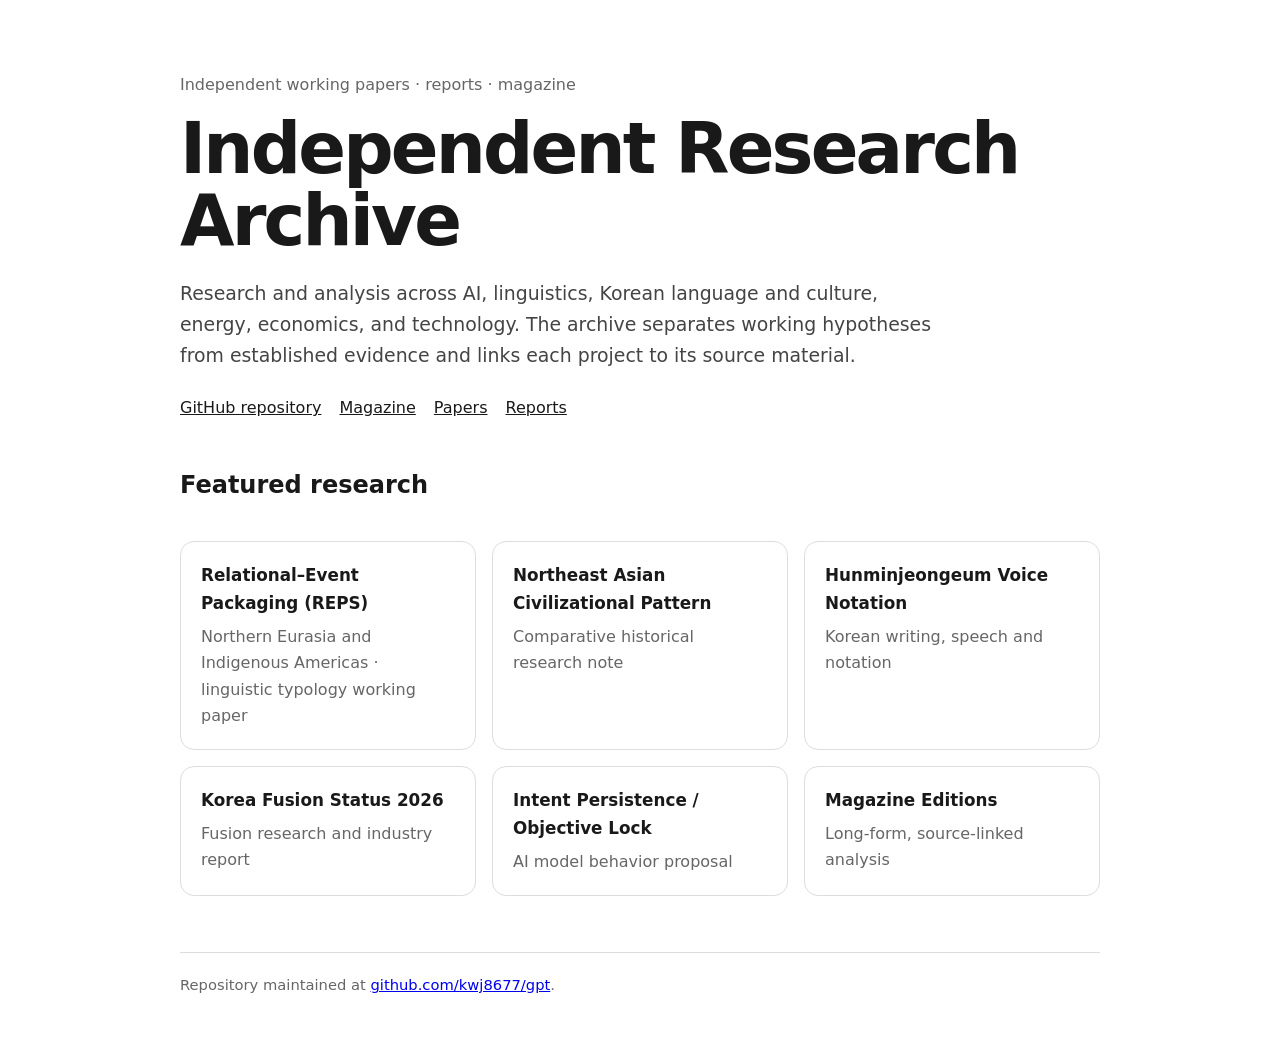
<file: docs/index.html>
<!doctype html>
<html lang="en">
<head>
<meta charset="utf-8">
<meta name="viewport" content="width=device-width,initial-scale=1">
<title>Independent Research Archive | AI, Linguistics, Korea, Energy & Economics</title>
<meta name="description" content="Independent research archive with working papers and evidence-driven reports on AI, linguistics, Korean language and culture, energy, economics, and technology.">
<meta name="keywords" content="independent research, AI research, linguistics, Korean language, Korea research, energy, fusion, economics, technology, working papers">
<link rel="canonical" href="https://kwj8677.github.io/gpt/">
<meta property="og:title" content="Independent Research Archive">
<meta property="og:description" content="Working papers and evidence-driven reports on AI, linguistics, Korea, energy, economics, and technology.">
<meta property="og:type" content="website">
<meta property="og:url" content="https://kwj8677.github.io/gpt/">
<style>body{font-family:system-ui,-apple-system,BlinkMacSystemFont,"Segoe UI",sans-serif;max-width:920px;margin:0 auto;padding:56px 24px;line-height:1.65;color:#191919}h1{font-size:clamp(2.3rem,6vw,4.4rem);line-height:1.02;letter-spacing:-.04em;margin:0 0 20px}.lead{font-size:1.18rem;max-width:760px;color:#444}.grid{display:grid;grid-template-columns:repeat(auto-fit,minmax(240px,1fr));gap:16px;margin:36px 0}.card{border:1px solid #ddd;border-radius:14px;padding:20px;text-decoration:none;color:inherit}.card:hover{border-color:#777}.card strong{display:block;font-size:1.05rem;margin-bottom:6px}.muted{color:#666}nav{display:flex;gap:18px;flex-wrap:wrap;margin:24px 0 44px}nav a{color:inherit}footer{margin-top:56px;padding-top:20px;border-top:1px solid #ddd;color:#666;font-size:.92rem}</style>
</head>
<body>
<header>
<p class="muted">Independent working papers · reports · magazine</p>
<h1>Independent Research Archive</h1>
<p class="lead">Research and analysis across AI, linguistics, Korean language and culture, energy, economics, and technology. The archive separates working hypotheses from established evidence and links each project to its source material.</p>
<nav><a href="https://github.com/kwj8677/gpt">GitHub repository</a><a href="magazine/">Magazine</a><a href="https://github.com/kwj8677/gpt/tree/main/papers">Papers</a><a href="https://github.com/kwj8677/gpt/tree/main/reports">Reports</a></nav>
</header>
<main>
<h2>Featured research</h2>
<div class="grid">
<a class="card" href="research/reps/"><strong>Relational–Event Packaging (REPS)</strong><span class="muted">Northern Eurasia and Indigenous Americas · linguistic typology working paper</span></a>
<a class="card" href="https://github.com/kwj8677/gpt/blob/main/papers/northeast-asian-civilizational-pattern.ko.md"><strong>Northeast Asian Civilizational Pattern</strong><span class="muted">Comparative historical research note</span></a>
<a class="card" href="https://github.com/kwj8677/gpt/blob/main/docs/hunminjeongeum-voice-notation.md"><strong>Hunminjeongeum Voice Notation</strong><span class="muted">Korean writing, speech and notation</span></a>
<a class="card" href="https://github.com/kwj8677/gpt/blob/main/reports/korea-fusion-status-2026-06-24.md"><strong>Korea Fusion Status 2026</strong><span class="muted">Fusion research and industry report</span></a>
<a class="card" href="https://github.com/kwj8677/gpt/blob/main/research/intent-persistence-objective-lock.md"><strong>Intent Persistence / Objective Lock</strong><span class="muted">AI model behavior proposal</span></a>
<a class="card" href="magazine/"><strong>Magazine Editions</strong><span class="muted">Long-form, source-linked analysis</span></a>
</div>
</main>
<footer>Repository maintained at <a href="https://github.com/kwj8677/gpt">github.com/kwj8677/gpt</a>.</footer>
</body>
</html>
</file>
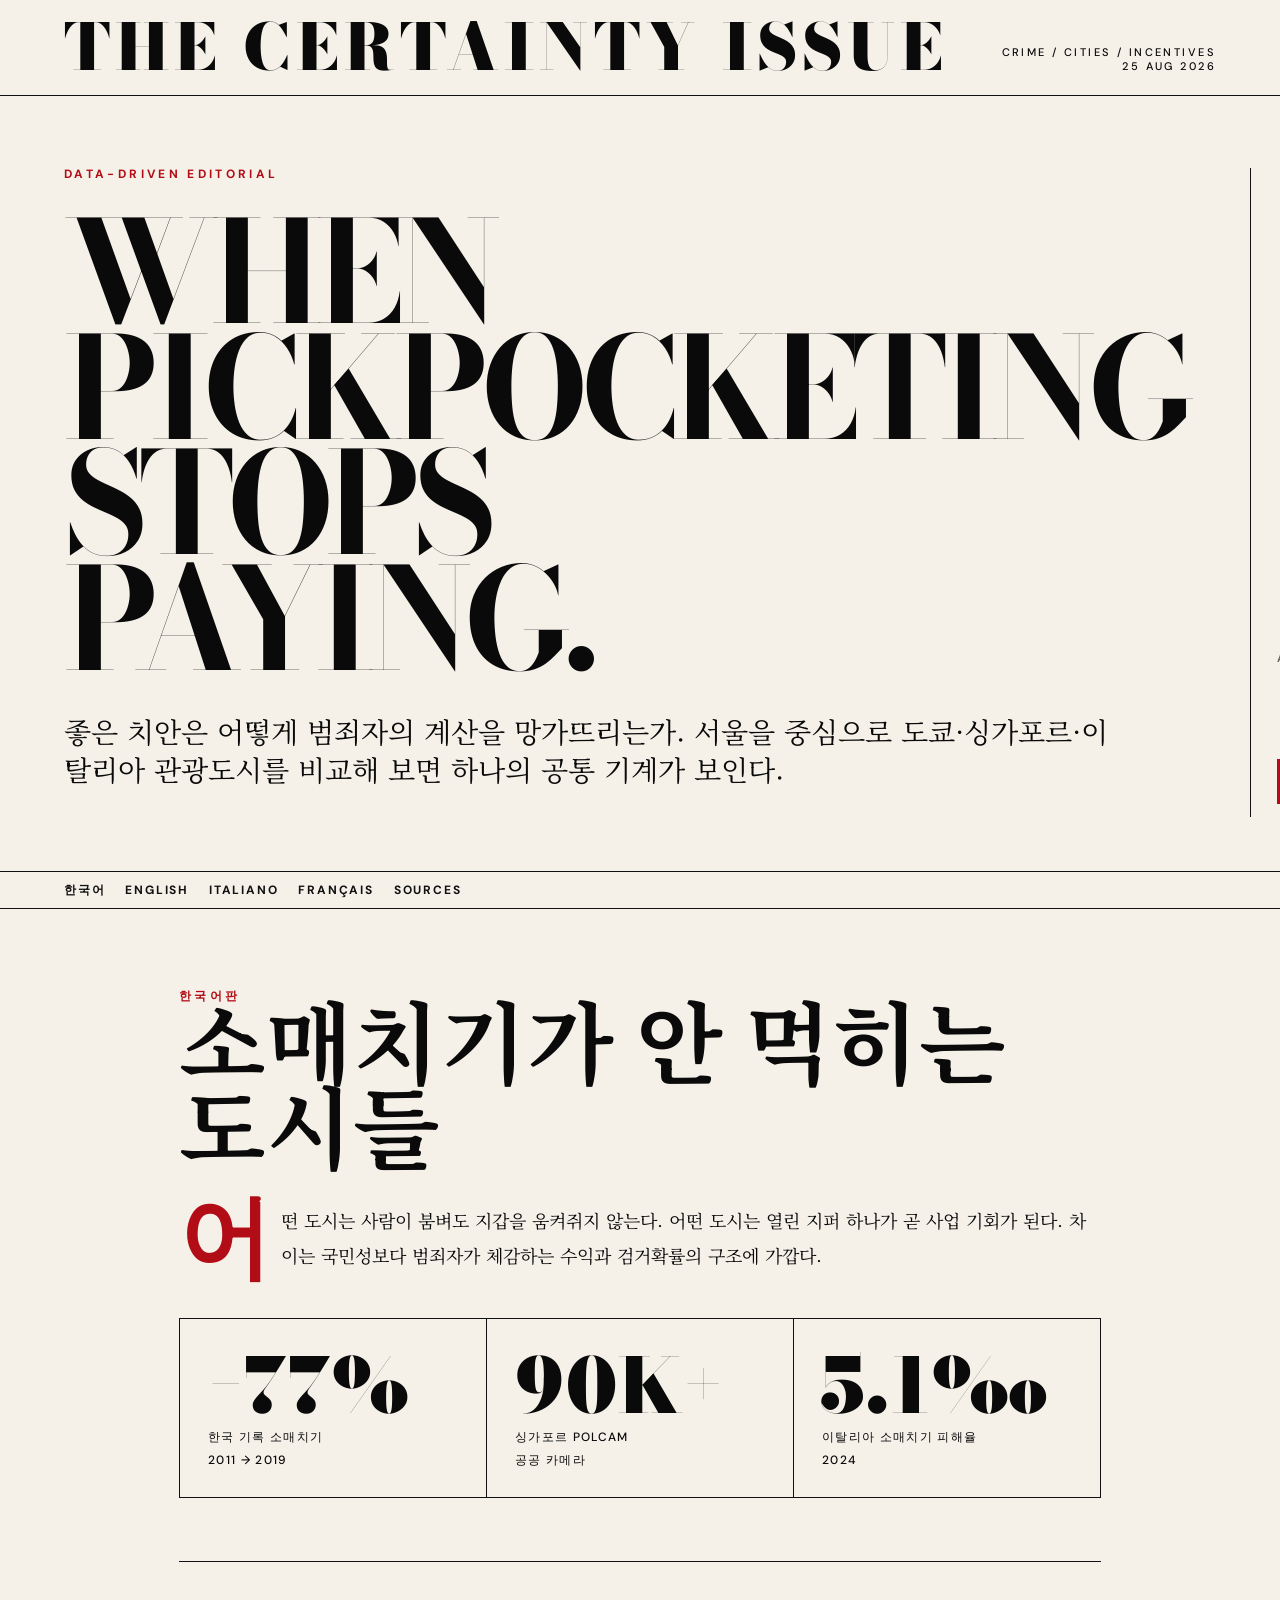
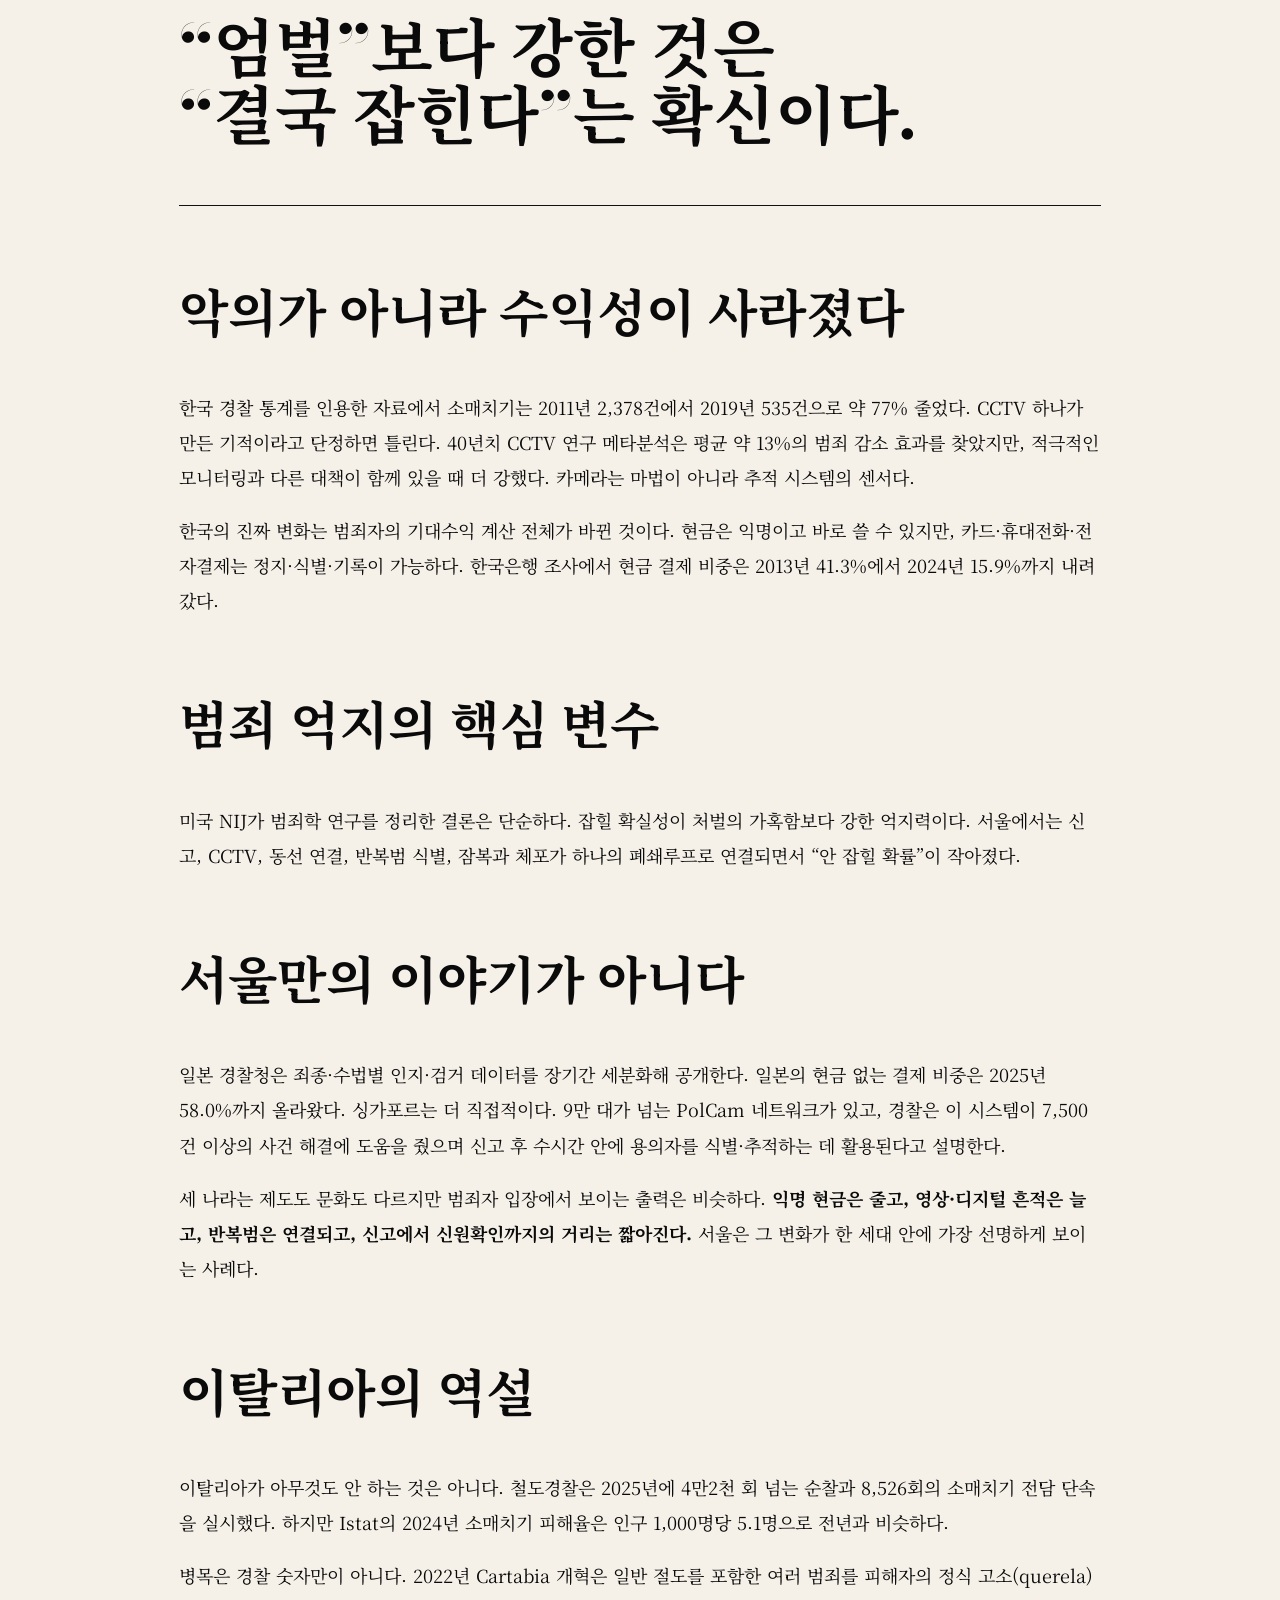
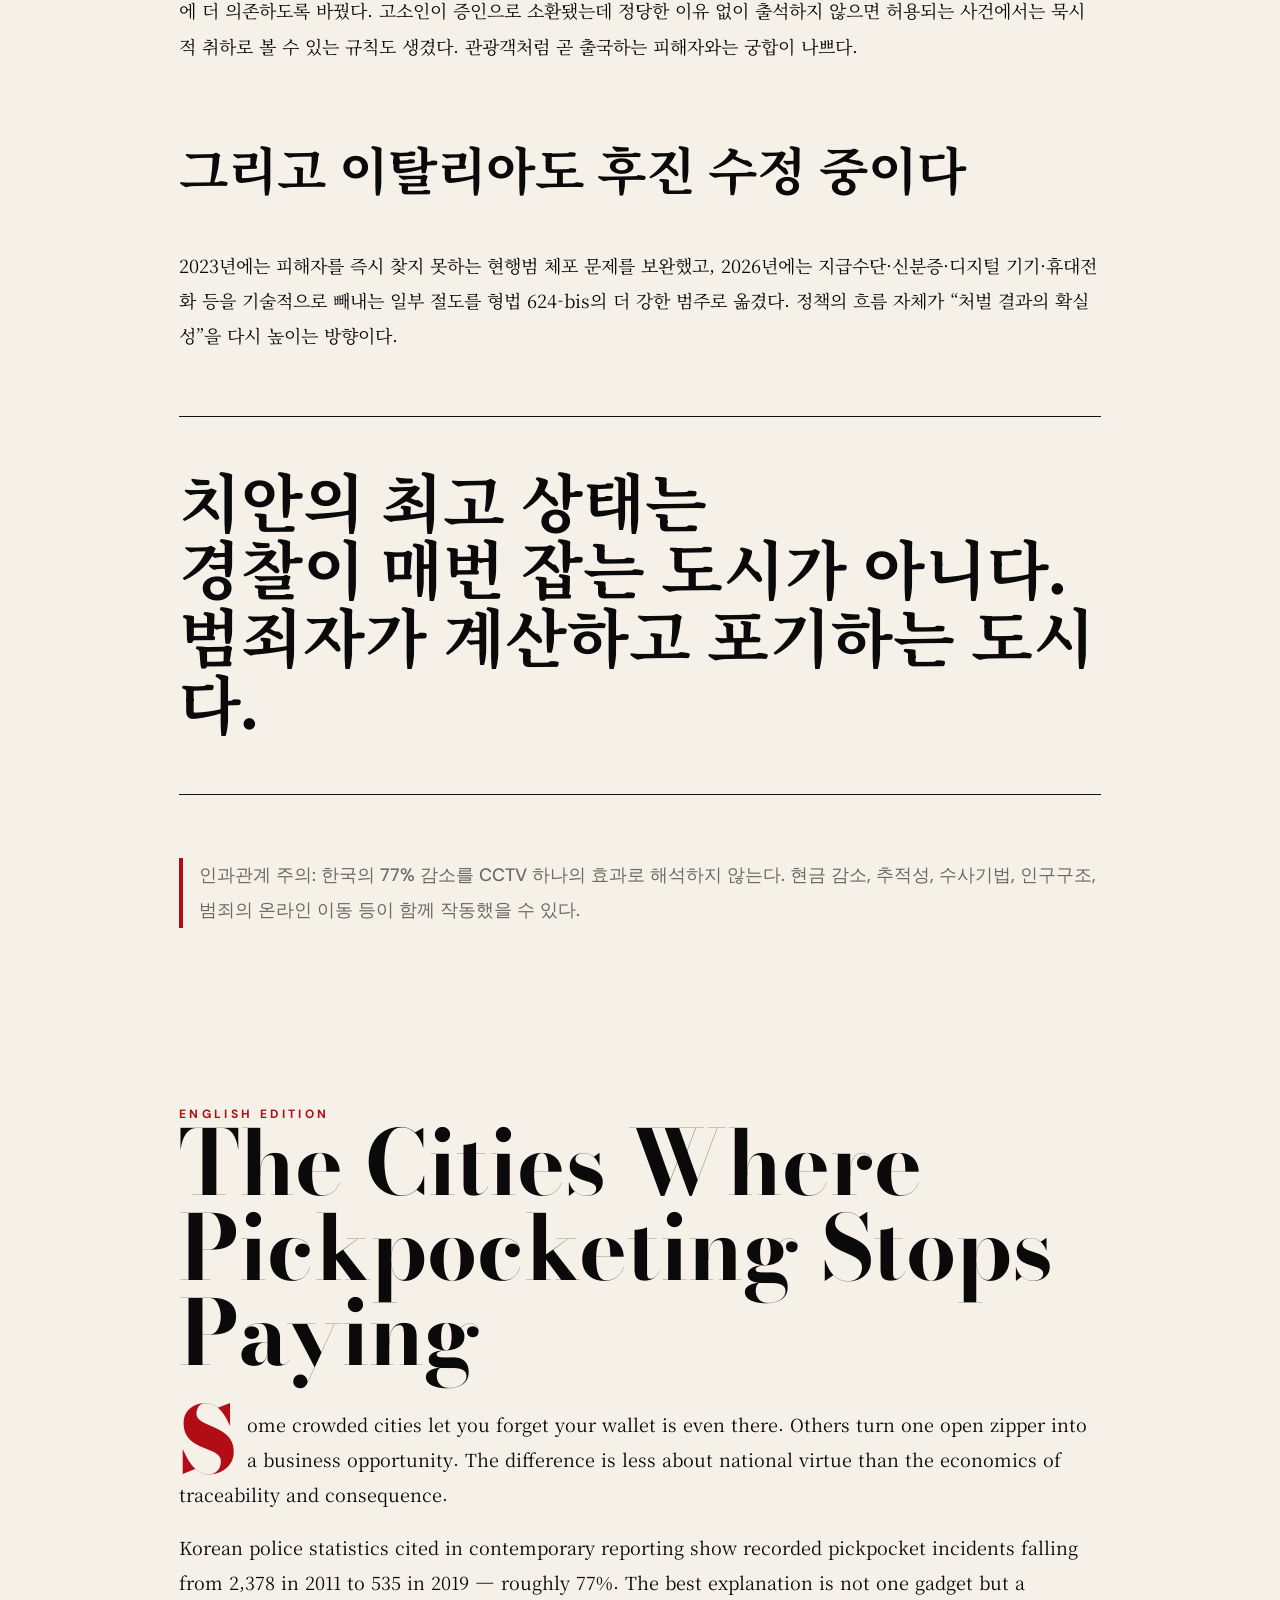
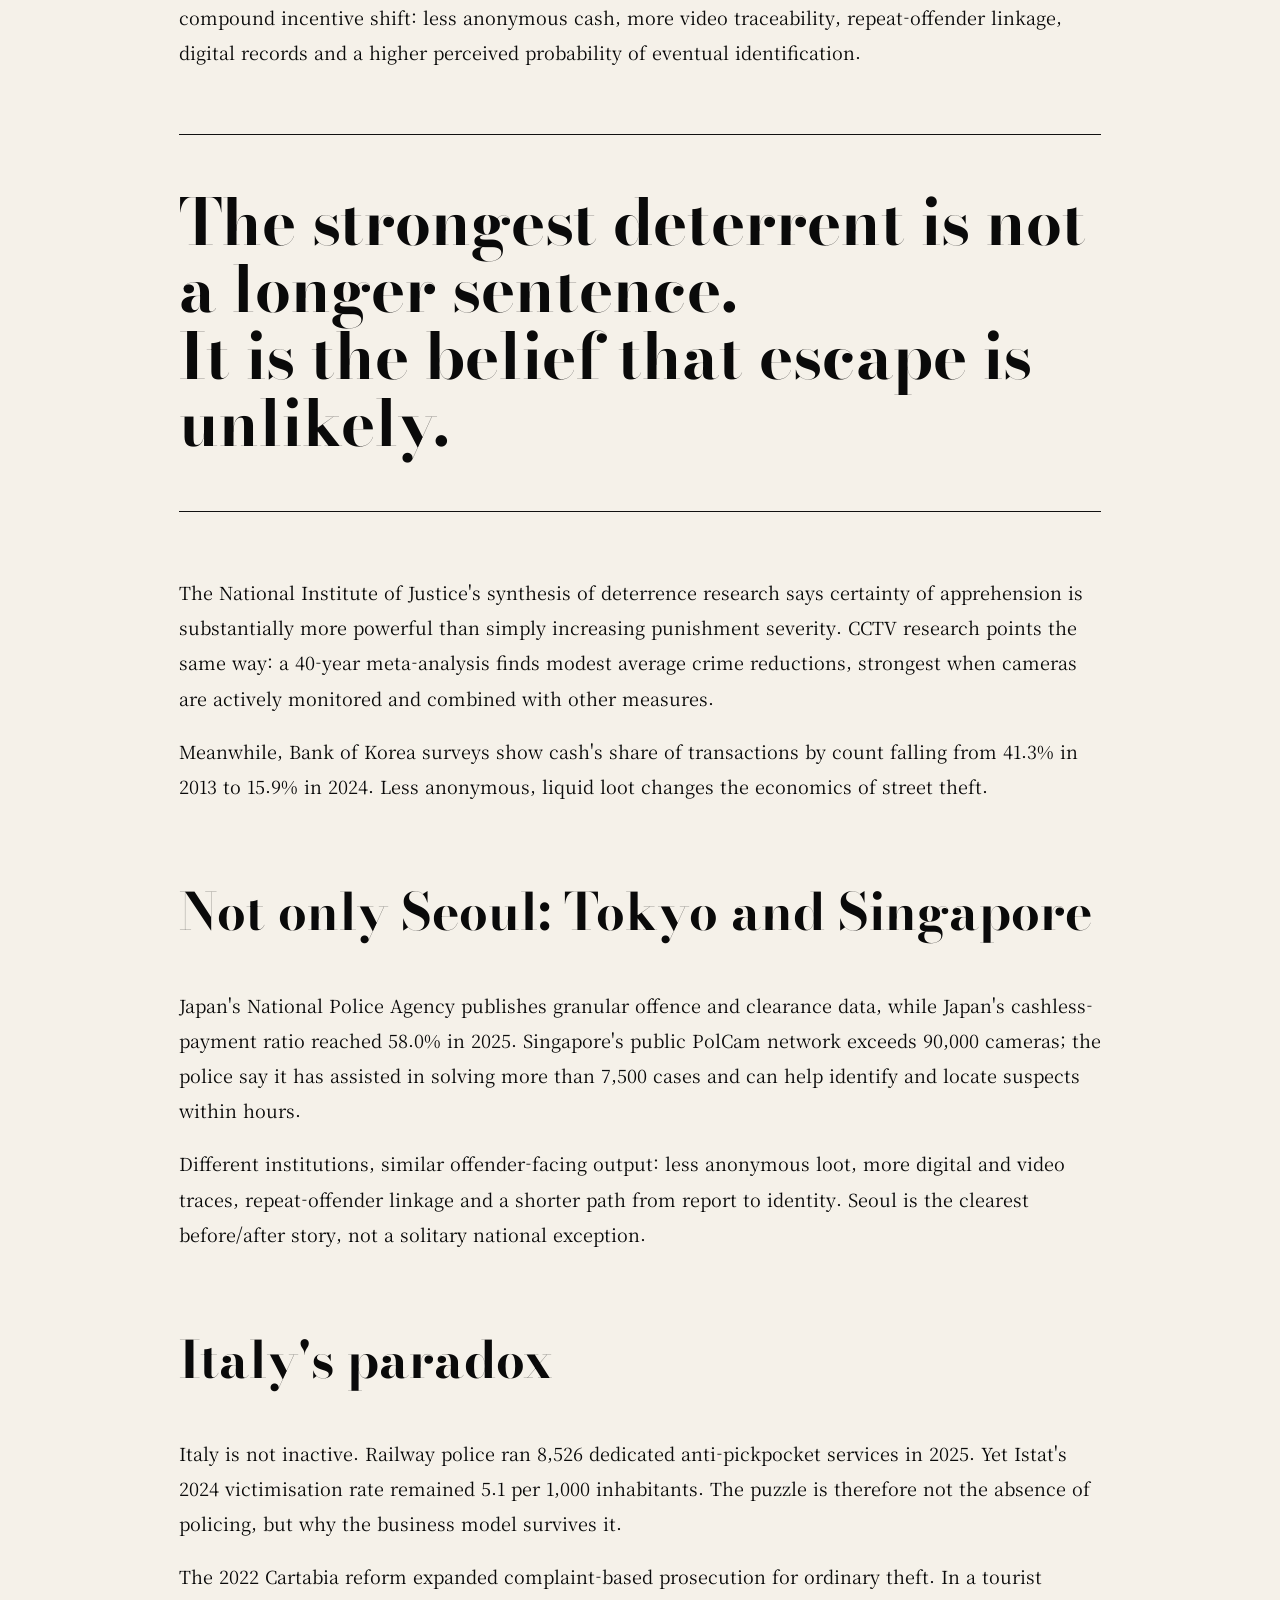
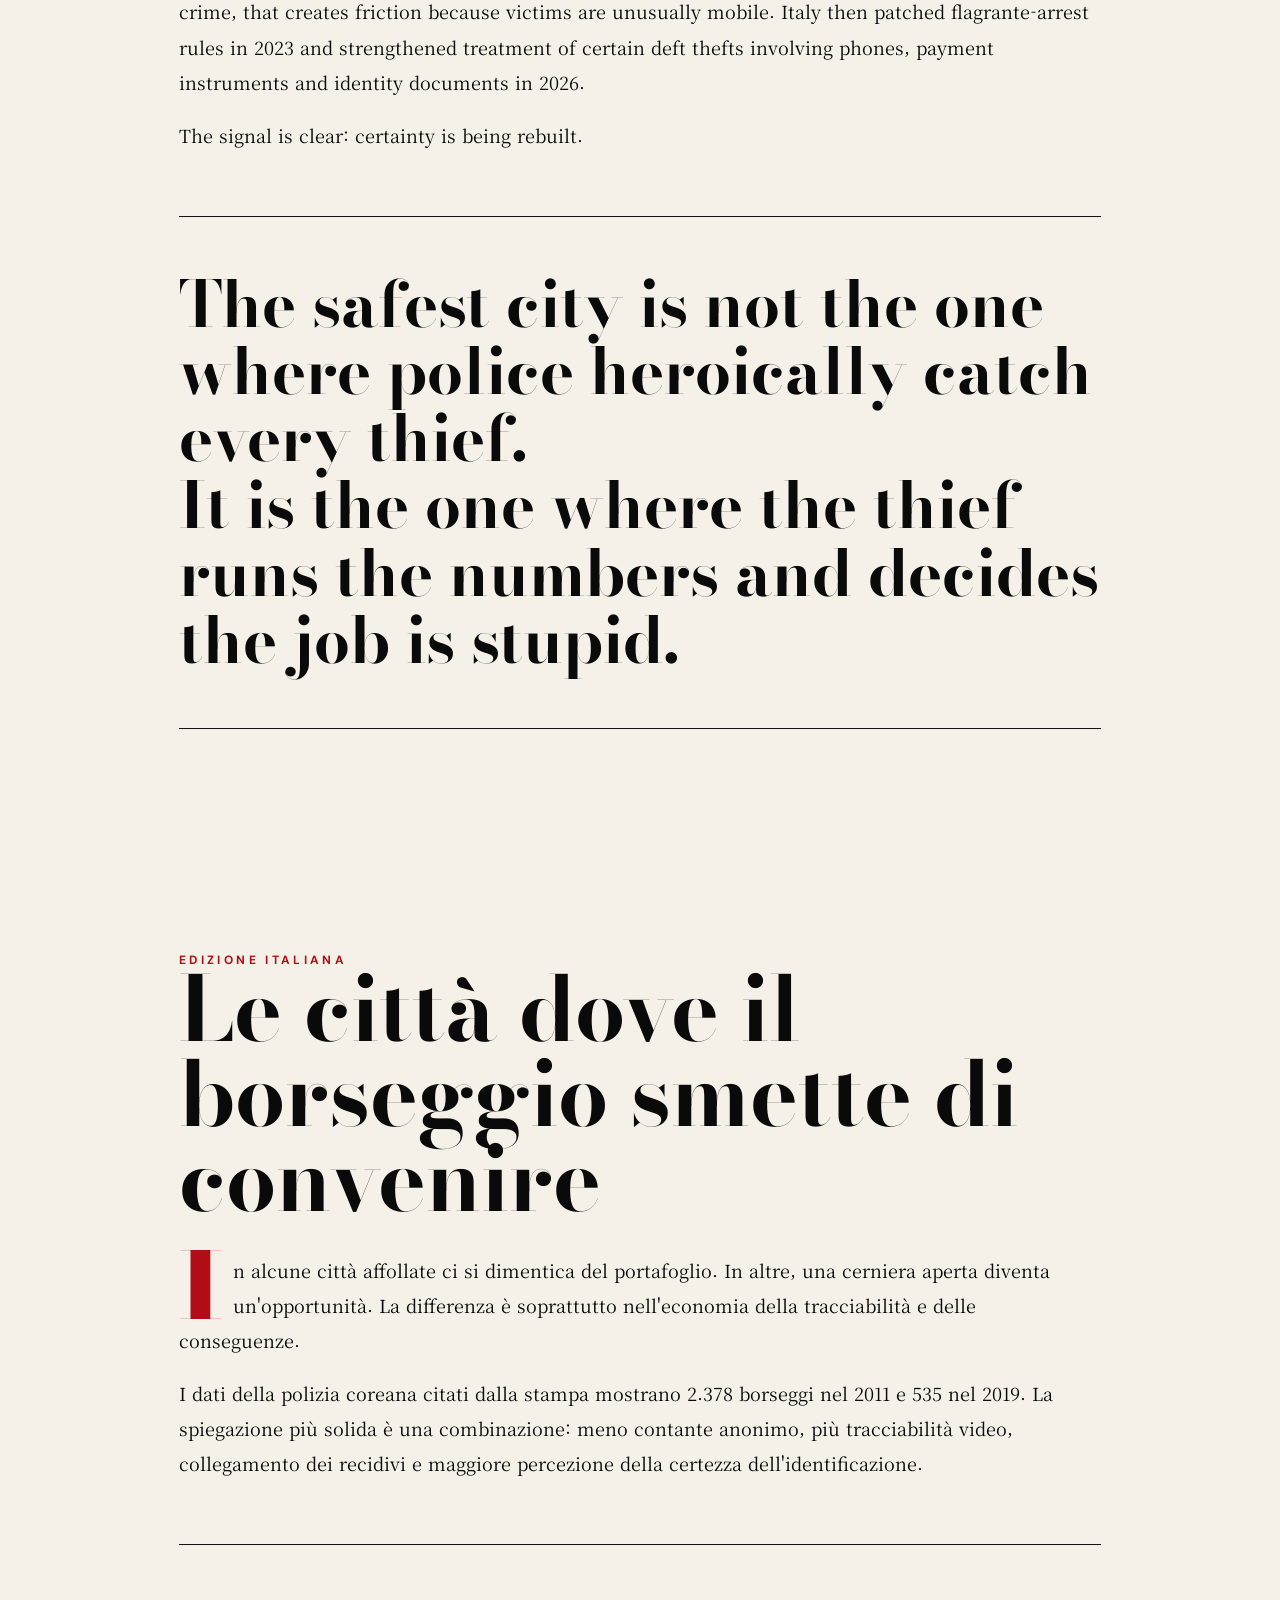
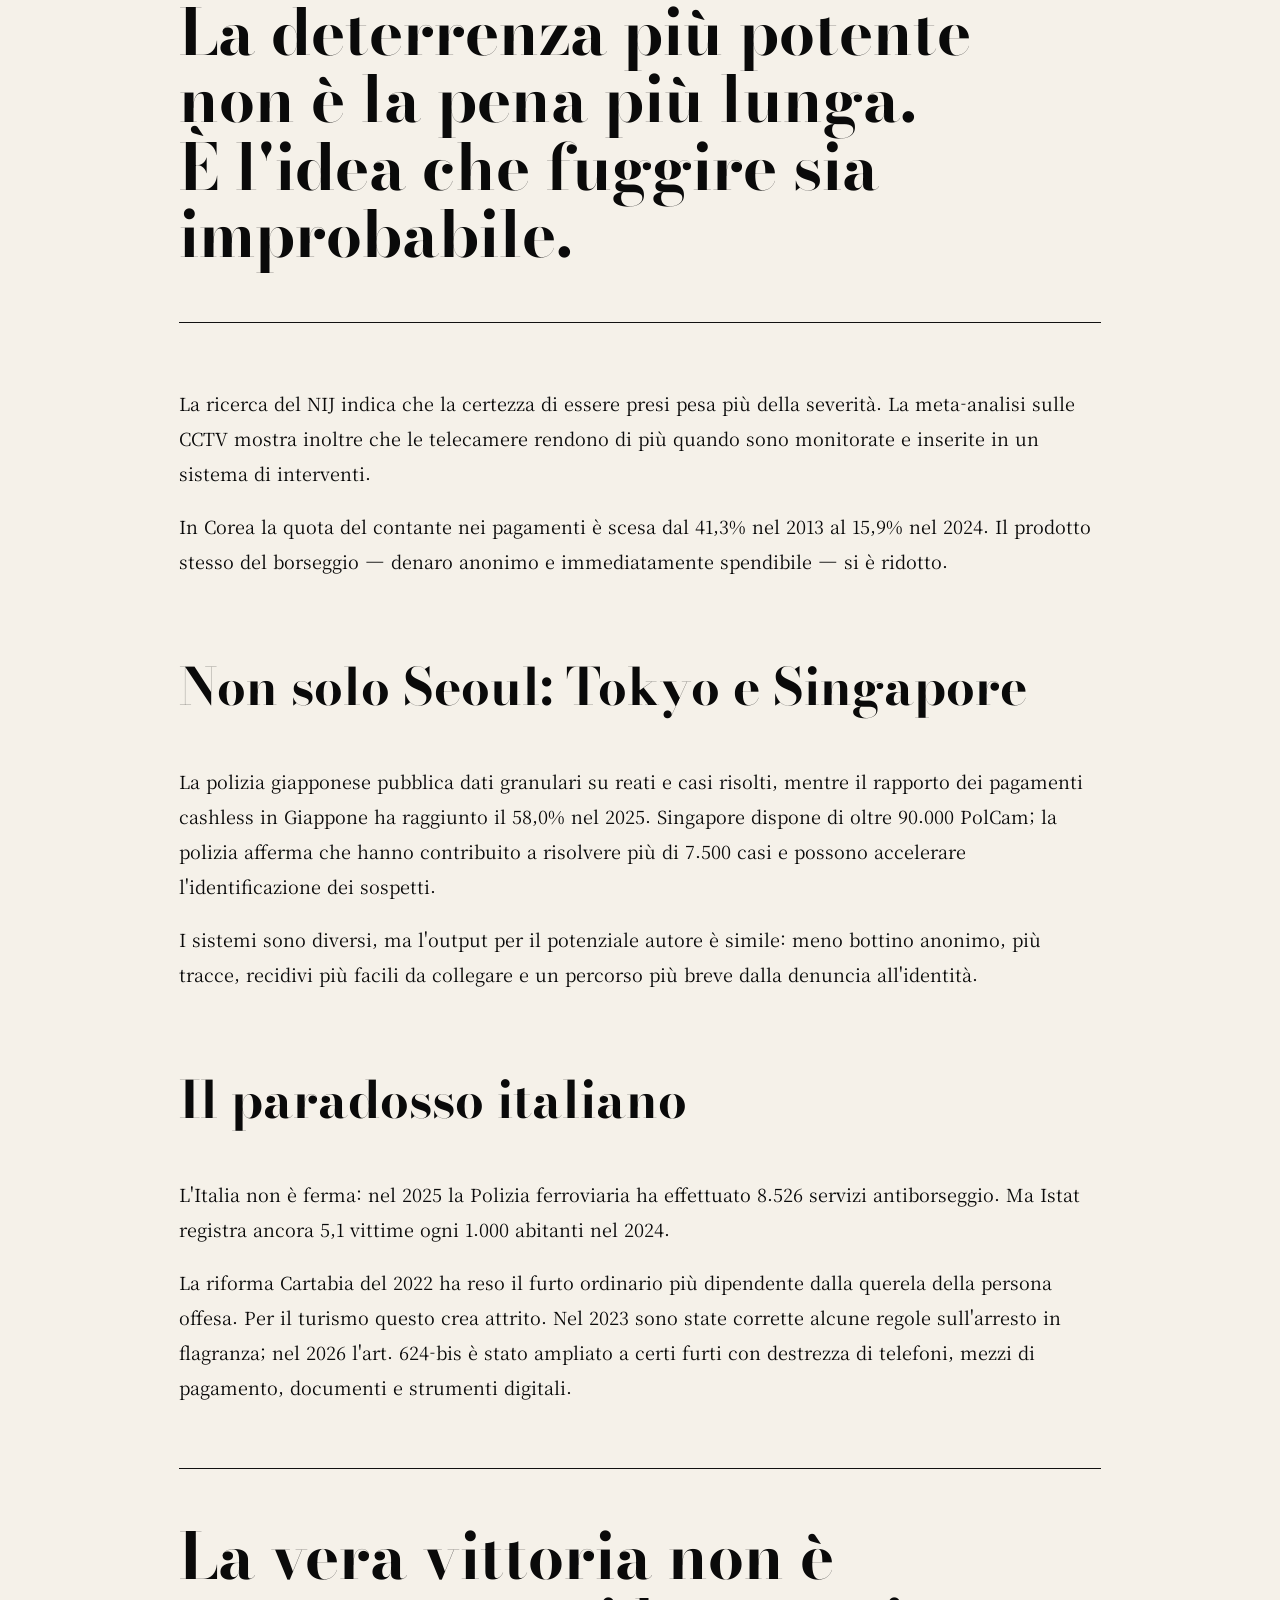
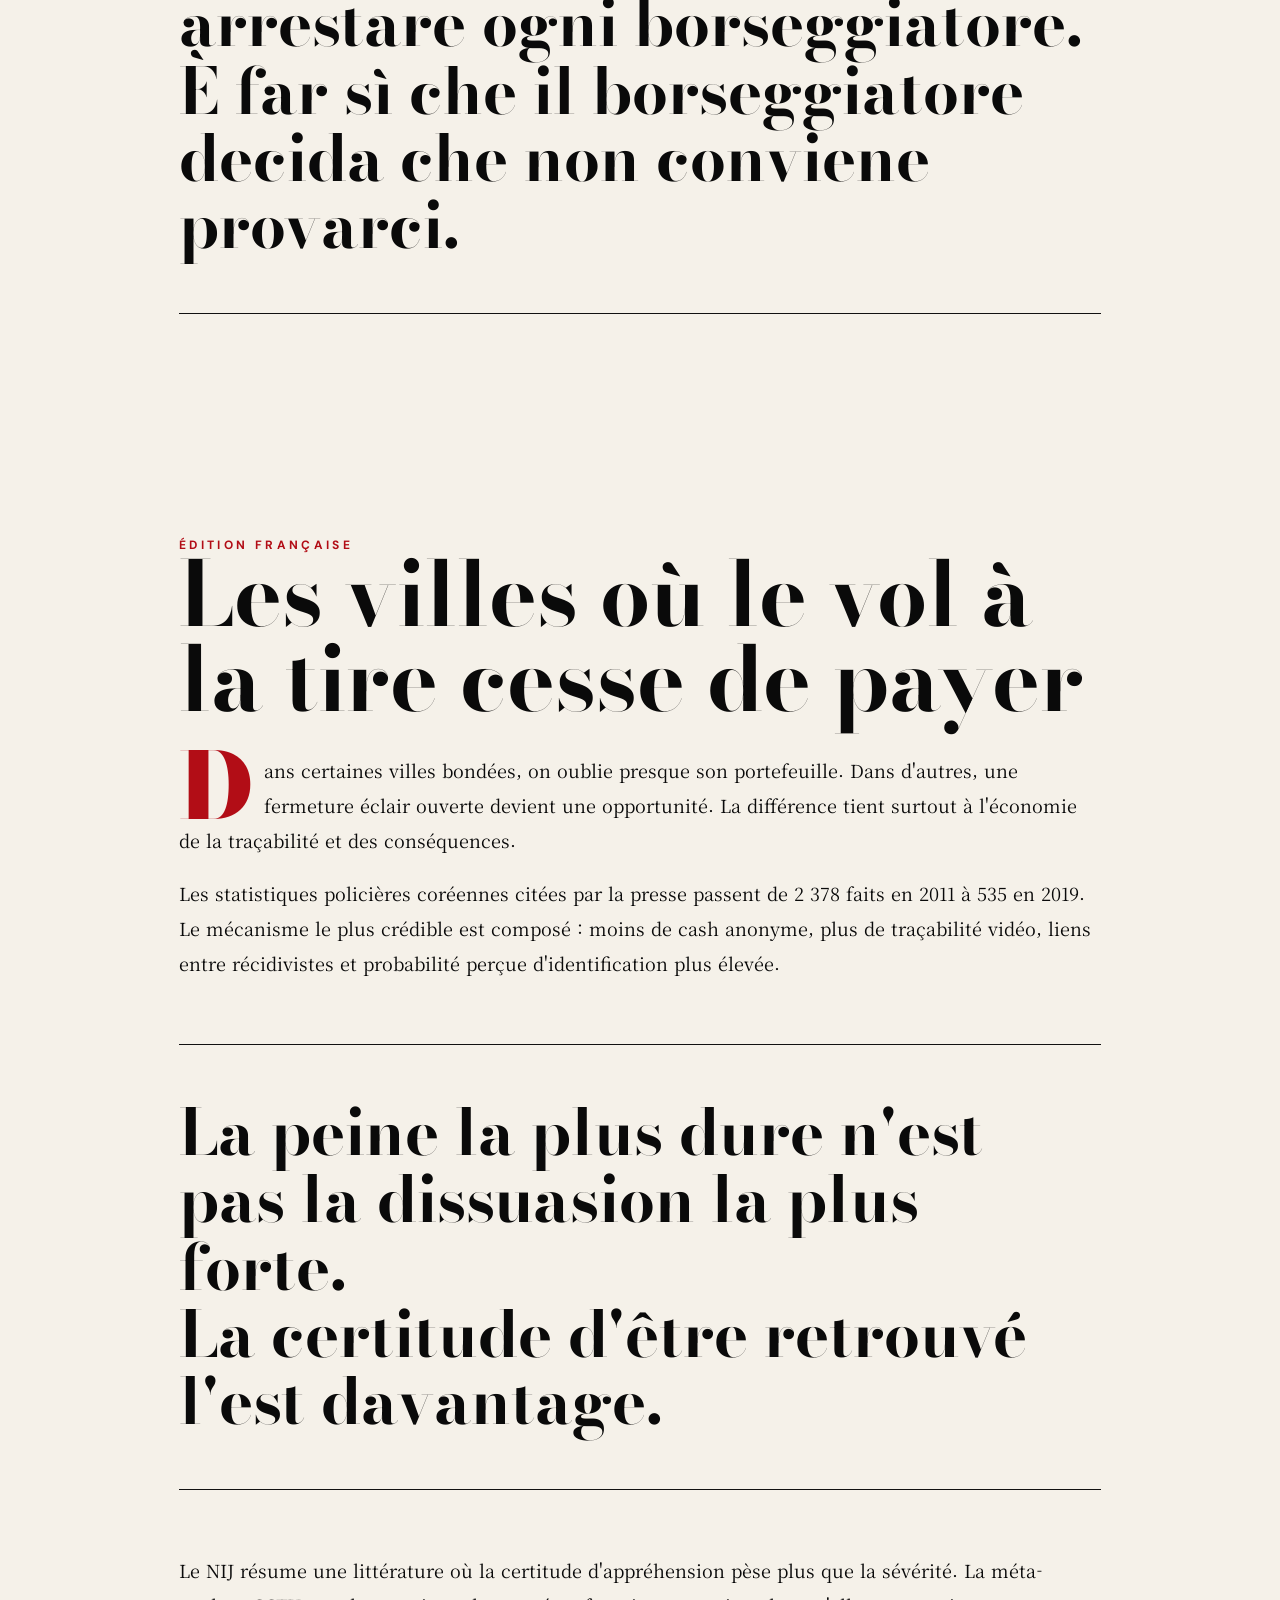
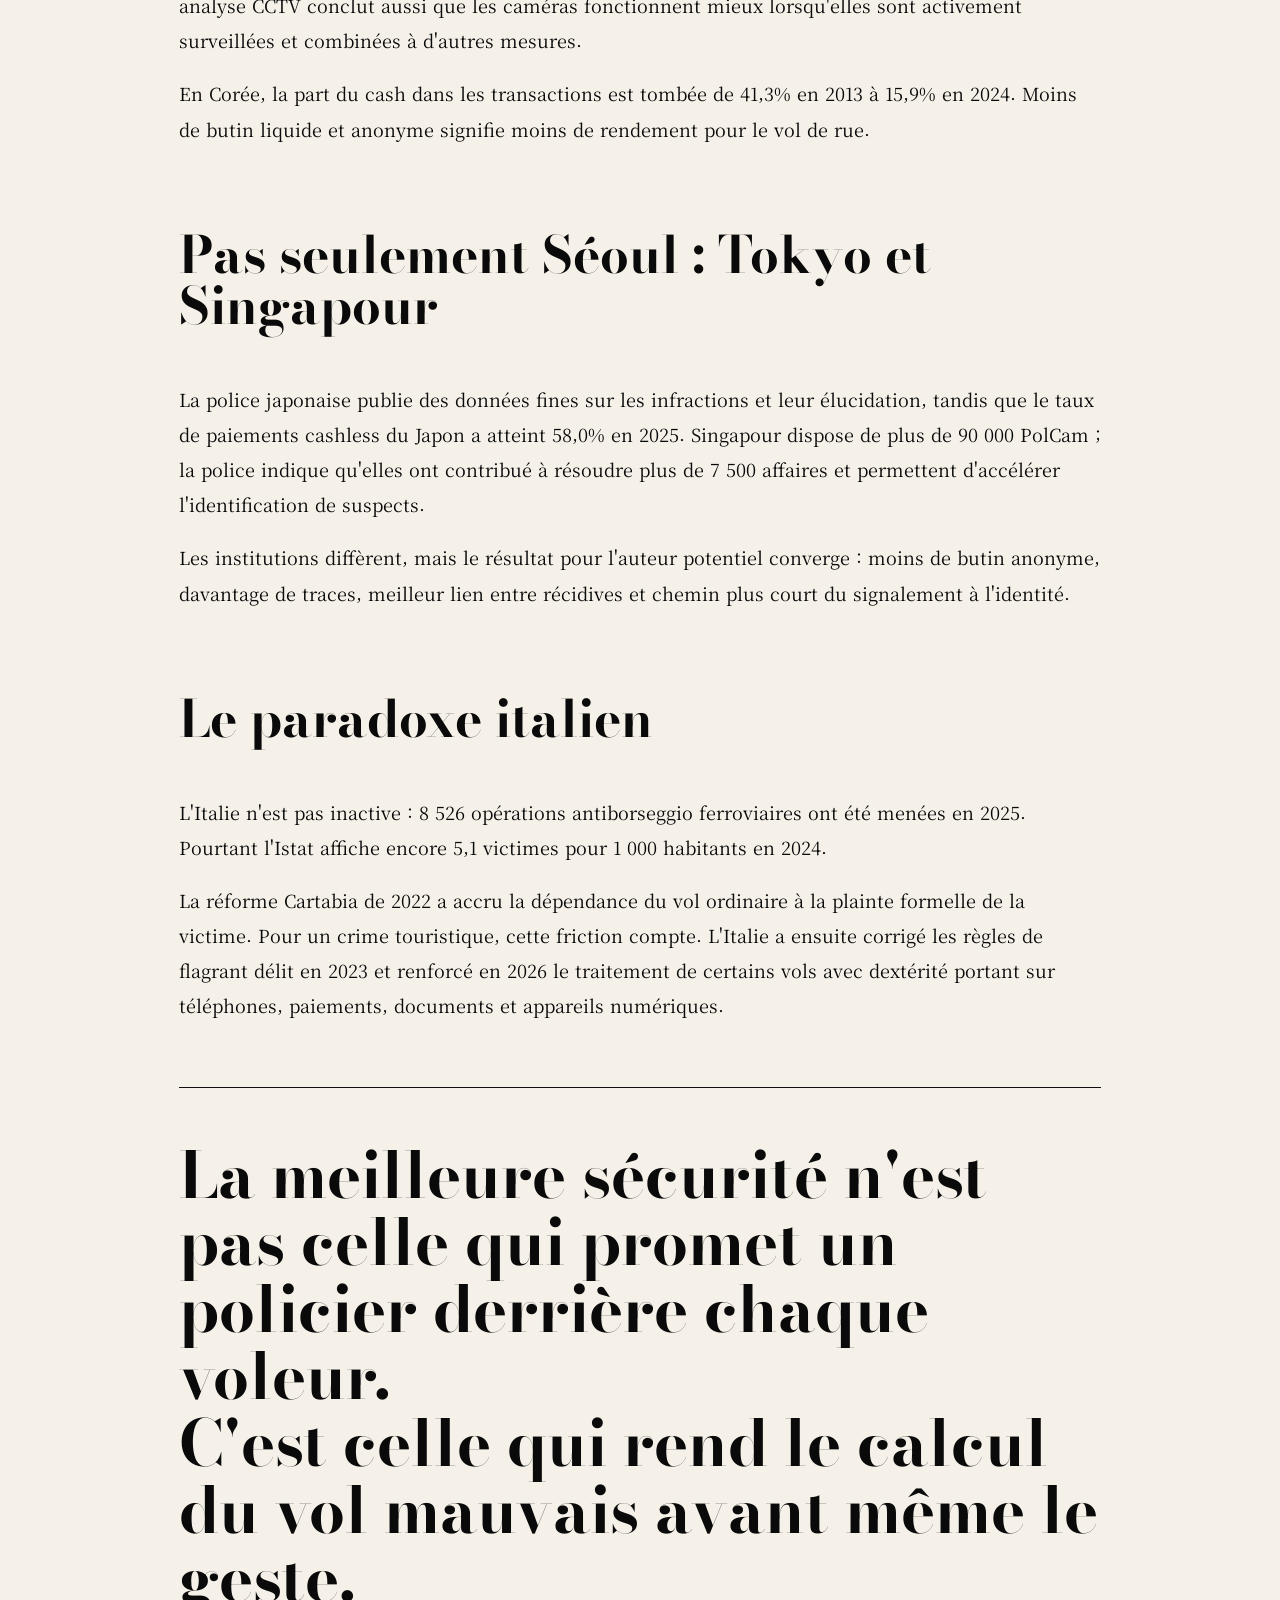
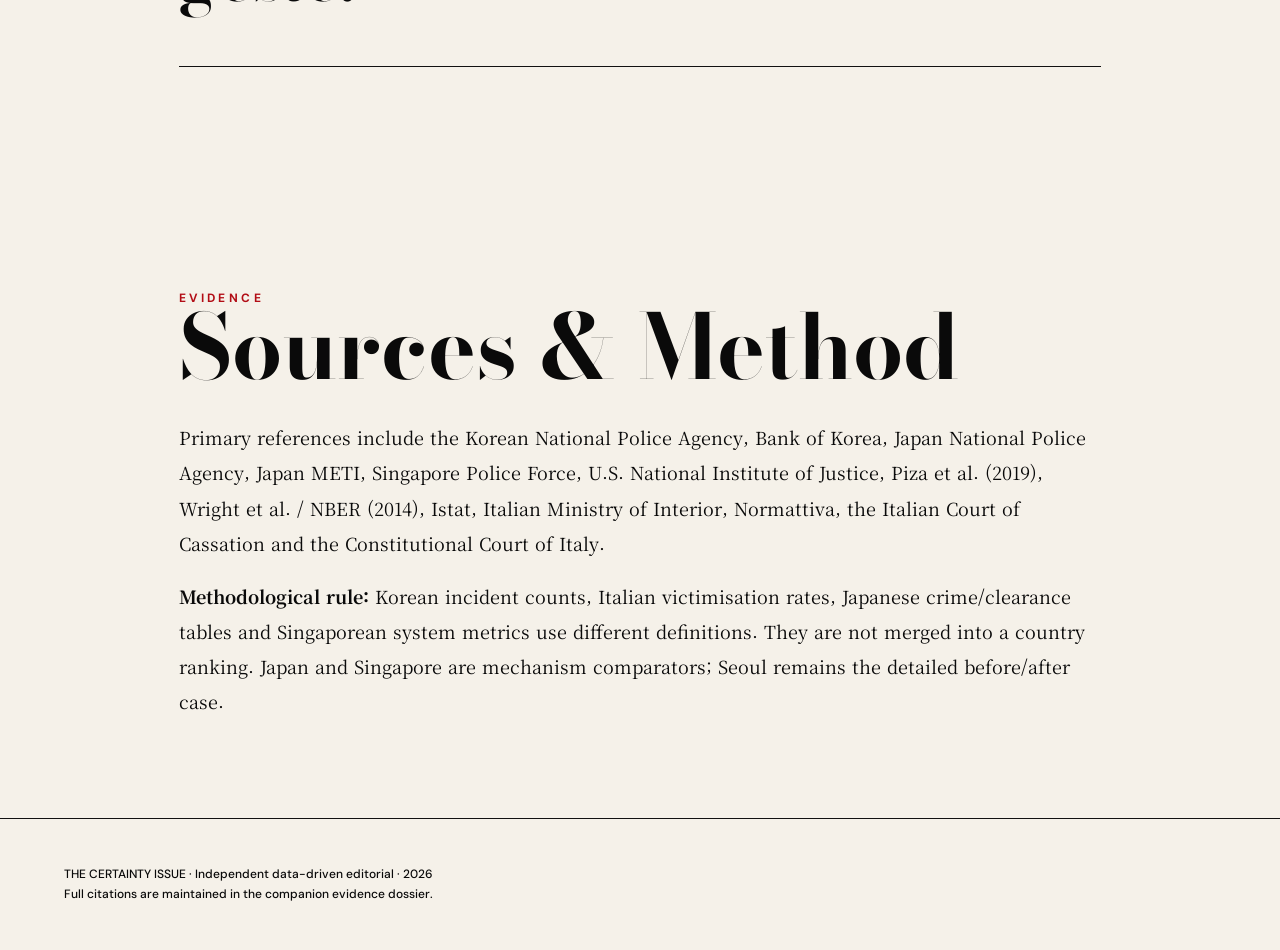
<file: reports/pickpocket-deterrence-2026-08-25/index.html>
<!doctype html>
<html lang="ko">
<head>
<meta charset="utf-8">
<meta name="viewport" content="width=device-width,initial-scale=1">
<title>THE CERTAINTY ISSUE — Pickpocket Deterrence</title>
<link rel="preconnect" href="https://fonts.googleapis.com">
<link rel="preconnect" href="https://fonts.gstatic.com" crossorigin>
<link href="https://fonts.googleapis.com/css2?family=Bodoni+Moda:opsz,wght@6..96,500;6..96,700;6..96,900&family=Noto+Serif+KR:wght@400;600;700;900&family=DM+Sans:wght@400;500;700&display=swap" rel="stylesheet">
<style>
:root{--ink:#0a0a0a;--paper:#f5f1e9;--red:#b20d16;--muted:#6e6a63}
*{box-sizing:border-box} body{margin:0;background:var(--paper);color:var(--ink);font-family:"Noto Serif KR",Georgia,serif}
.mast{padding:22px 5vw;border-bottom:1px solid #111;display:flex;justify-content:space-between;gap:20px;align-items:end}
.brand{font-family:"Bodoni Moda",Didot,serif;font-weight:900;letter-spacing:.08em;font-size:clamp(28px,5vw,72px);line-height:.8}
.issue{font:500 11px/1.3 "DM Sans",sans-serif;letter-spacing:.22em;text-transform:uppercase;text-align:right}
.hero{min-height:84vh;padding:8vh 5vw 6vh;display:grid;grid-template-columns:1.5fr .5fr;gap:5vw;border-bottom:1px solid #111}
.kicker{font:700 12px/1 "DM Sans",sans-serif;letter-spacing:.28em;text-transform:uppercase;color:var(--red)}
h1{font-family:"Bodoni Moda","Noto Serif KR",serif;font-size:clamp(58px,11vw,160px);line-height:.82;letter-spacing:-.055em;margin:.25em 0}
.deck{font-size:clamp(20px,2.2vw,34px);line-height:1.35;max-width:1050px}
.side{display:flex;flex-direction:column;justify-content:flex-end;border-left:1px solid #111;padding-left:2vw}
.big{font:900 clamp(54px,7vw,108px)/.9 "Bodoni Moda",serif}
.label{font:700 11px/1.3 "DM Sans",sans-serif;letter-spacing:.17em;text-transform:uppercase;color:var(--muted)}
nav{position:sticky;top:0;background:rgba(245,241,233,.96);backdrop-filter:blur(10px);border-bottom:1px solid #111;z-index:10;padding:12px 5vw;display:flex;gap:20px;overflow:auto}
nav a{font:700 12px/1 "DM Sans",sans-serif;letter-spacing:.15em;text-decoration:none;color:#111}
.lang{max-width:1050px;margin:auto;padding:9vh 5vw}
.lang h2{font-family:"Bodoni Moda","Noto Serif KR",serif;font-size:clamp(42px,7vw,92px);line-height:.95;margin:0 0 .35em}
.lang h3{font-family:"Bodoni Moda","Noto Serif KR",serif;font-size:clamp(28px,4vw,52px);line-height:1;margin-top:1.6em}
.lang p{font-size:18px;line-height:1.95}
.drop:first-letter{float:left;font:900 92px/.72 "Bodoni Moda",serif;padding-right:10px;color:var(--red)}
.pull{font-family:"Bodoni Moda","Noto Serif KR",serif;font-weight:700;font-size:clamp(30px,5vw,64px);line-height:1.05;border-top:1px solid #111;border-bottom:1px solid #111;padding:6vh 0;margin:7vh 0}
.stats{display:grid;grid-template-columns:repeat(3,1fr);gap:1px;background:#111;border:1px solid #111;margin:5vh 0}
.stat{background:var(--paper);padding:28px}.stat b{display:block;font:900 clamp(42px,6vw,76px)/1 "Bodoni Moda",serif}.stat span{font:500 12px/1.5 "DM Sans",sans-serif;text-transform:uppercase;letter-spacing:.11em}
.note{font:500 13px/1.7 "DM Sans",sans-serif;color:var(--muted);border-left:4px solid var(--red);padding-left:16px}
footer{border-top:1px solid #111;padding:5vh 5vw;font:500 12px/1.7 "DM Sans",sans-serif}
@media(max-width:760px){.hero{grid-template-columns:1fr;min-height:auto}.side{border-left:0;border-top:1px solid #111;padding:25px 0}.stats{grid-template-columns:1fr}.lang p{font-size:17px}}
</style>
</head>
<body>
<header class="mast"><div class="brand">THE CERTAINTY ISSUE</div><div class="issue">CRIME / CITIES / INCENTIVES<br>25 AUG 2026</div></header>
<section class="hero">
<div>
<div class="kicker">Data-driven editorial</div>
<h1>WHEN<br>PICKPOCKETING<br>STOPS<br>PAYING.</h1>
<p class="deck">좋은 치안은 어떻게 범죄자의 계산을 망가뜨리는가. 서울을 중심으로 도쿄·싱가포르·이탈리아 관광도시를 비교해 보면 하나의 공통 기계가 보인다.</p>
</div>
<div class="side"><div class="label">A high-safety mechanism</div><div class="big">CERTAINTY</div><p class="note">Less anonymous loot. More traceability. Faster linkage from report to identity. Seoul is the clearest before/after case — not the only model.</p></div>
</section>
<nav><a href="#ko">한국어</a><a href="#en">ENGLISH</a><a href="#it">ITALIANO</a><a href="#fr">FRANÇAIS</a><a href="#sources">SOURCES</a></nav>

<section class="lang" id="ko">
<div class="kicker">한국어판</div><h2>소매치기가 안 먹히는 도시들</h2>
<p class="drop">어떤 도시는 사람이 붐벼도 지갑을 움켜쥐지 않는다. 어떤 도시는 열린 지퍼 하나가 곧 사업 기회가 된다. 차이는 국민성보다 범죄자가 체감하는 수익과 검거확률의 구조에 가깝다.</p>
<div class="stats"><div class="stat"><b>−77%</b><span>한국 기록 소매치기<br>2011 → 2019</span></div><div class="stat"><b>90K+</b><span>싱가포르 PolCam<br>공공 카메라</span></div><div class="stat"><b>5.1‰</b><span>이탈리아 소매치기 피해율<br>2024</span></div></div>
<div class="pull">“엄벌”보다 강한 것은<br>“결국 잡힌다”는 확신이다.</div>
<h3>악의가 아니라 수익성이 사라졌다</h3>
<p>한국 경찰 통계를 인용한 자료에서 소매치기는 2011년 2,378건에서 2019년 535건으로 약 77% 줄었다. CCTV 하나가 만든 기적이라고 단정하면 틀린다. 40년치 CCTV 연구 메타분석은 평균 약 13%의 범죄 감소 효과를 찾았지만, 적극적인 모니터링과 다른 대책이 함께 있을 때 더 강했다. 카메라는 마법이 아니라 추적 시스템의 센서다.</p>
<p>한국의 진짜 변화는 범죄자의 기대수익 계산 전체가 바뀐 것이다. 현금은 익명이고 바로 쓸 수 있지만, 카드·휴대전화·전자결제는 정지·식별·기록이 가능하다. 한국은행 조사에서 현금 결제 비중은 2013년 41.3%에서 2024년 15.9%까지 내려갔다.</p>
<h3>범죄 억지의 핵심 변수</h3>
<p>미국 NIJ가 범죄학 연구를 정리한 결론은 단순하다. 잡힐 확실성이 처벌의 가혹함보다 강한 억지력이다. 서울에서는 신고, CCTV, 동선 연결, 반복범 식별, 잠복과 체포가 하나의 폐쇄루프로 연결되면서 “안 잡힐 확률”이 작아졌다.</p>
<h3>서울만의 이야기가 아니다</h3>
<p>일본 경찰청은 죄종·수법별 인지·검거 데이터를 장기간 세분화해 공개한다. 일본의 현금 없는 결제 비중은 2025년 58.0%까지 올라왔다. 싱가포르는 더 직접적이다. 9만 대가 넘는 PolCam 네트워크가 있고, 경찰은 이 시스템이 7,500건 이상의 사건 해결에 도움을 줬으며 신고 후 수시간 안에 용의자를 식별·추적하는 데 활용된다고 설명한다.</p>
<p>세 나라는 제도도 문화도 다르지만 범죄자 입장에서 보이는 출력은 비슷하다. <strong>익명 현금은 줄고, 영상·디지털 흔적은 늘고, 반복범은 연결되고, 신고에서 신원확인까지의 거리는 짧아진다.</strong> 서울은 그 변화가 한 세대 안에 가장 선명하게 보이는 사례다.</p><h3>이탈리아의 역설</h3>
<p>이탈리아가 아무것도 안 하는 것은 아니다. 철도경찰은 2025년에 4만2천 회 넘는 순찰과 8,526회의 소매치기 전담 단속을 실시했다. 하지만 Istat의 2024년 소매치기 피해율은 인구 1,000명당 5.1명으로 전년과 비슷하다.</p>
<p>병목은 경찰 숫자만이 아니다. 2022년 Cartabia 개혁은 일반 절도를 포함한 여러 범죄를 피해자의 정식 고소(querela)에 더 의존하도록 바꿨다. 고소인이 증인으로 소환됐는데 정당한 이유 없이 출석하지 않으면 허용되는 사건에서는 묵시적 취하로 볼 수 있는 규칙도 생겼다. 관광객처럼 곧 출국하는 피해자와는 궁합이 나쁘다.</p>
<h3>그리고 이탈리아도 후진 수정 중이다</h3>
<p>2023년에는 피해자를 즉시 찾지 못하는 현행범 체포 문제를 보완했고, 2026년에는 지급수단·신분증·디지털 기기·휴대전화 등을 기술적으로 빼내는 일부 절도를 형법 624-bis의 더 강한 범주로 옮겼다. 정책의 흐름 자체가 “처벌 결과의 확실성”을 다시 높이는 방향이다.</p>
<div class="pull">치안의 최고 상태는<br>경찰이 매번 잡는 도시가 아니다.<br>범죄자가 계산하고 포기하는 도시다.</div>
<p class="note">인과관계 주의: 한국의 77% 감소를 CCTV 하나의 효과로 해석하지 않는다. 현금 감소, 추적성, 수사기법, 인구구조, 범죄의 온라인 이동 등이 함께 작동했을 수 있다.</p>
</section>

<section class="lang" id="en">
<div class="kicker">English edition</div><h2>The Cities Where Pickpocketing Stops Paying</h2>
<p class="drop">Some crowded cities let you forget your wallet is even there. Others turn one open zipper into a business opportunity. The difference is less about national virtue than the economics of traceability and consequence.</p>
<p>Korean police statistics cited in contemporary reporting show recorded pickpocket incidents falling from 2,378 in 2011 to 535 in 2019 — roughly 77%. The best explanation is not one gadget but a compound incentive shift: less anonymous cash, more video traceability, repeat-offender linkage, digital records and a higher perceived probability of eventual identification.</p>
<div class="pull">The strongest deterrent is not a longer sentence.<br>It is the belief that escape is unlikely.</div>
<p>The National Institute of Justice's synthesis of deterrence research says certainty of apprehension is substantially more powerful than simply increasing punishment severity. CCTV research points the same way: a 40-year meta-analysis finds modest average crime reductions, strongest when cameras are actively monitored and combined with other measures.</p>
<p>Meanwhile, Bank of Korea surveys show cash's share of transactions by count falling from 41.3% in 2013 to 15.9% in 2024. Less anonymous, liquid loot changes the economics of street theft.</p>
<h3>Not only Seoul: Tokyo and Singapore</h3>
<p>Japan's National Police Agency publishes granular offence and clearance data, while Japan's cashless-payment ratio reached 58.0% in 2025. Singapore's public PolCam network exceeds 90,000 cameras; the police say it has assisted in solving more than 7,500 cases and can help identify and locate suspects within hours.</p>
<p>Different institutions, similar offender-facing output: less anonymous loot, more digital and video traces, repeat-offender linkage and a shorter path from report to identity. Seoul is the clearest before/after story, not a solitary national exception.</p>
<h3>Italy's paradox</h3>
<p>Italy is not inactive. Railway police ran 8,526 dedicated anti-pickpocket services in 2025. Yet Istat's 2024 victimisation rate remained 5.1 per 1,000 inhabitants. The puzzle is therefore not the absence of policing, but why the business model survives it.</p>
<p>The 2022 Cartabia reform expanded complaint-based prosecution for ordinary theft. In a tourist crime, that creates friction because victims are unusually mobile. Italy then patched flagrante-arrest rules in 2023 and strengthened treatment of certain deft thefts involving phones, payment instruments and identity documents in 2026.</p>
<p>The signal is clear: certainty is being rebuilt.</p>
<div class="pull">The safest city is not the one where police heroically catch every thief.<br>It is the one where the thief runs the numbers and decides the job is stupid.</div>
</section>

<section class="lang" id="it">
<div class="kicker">Edizione italiana</div><h2>Le città dove il borseggio smette di convenire</h2>
<p class="drop">In alcune città affollate ci si dimentica del portafoglio. In altre, una cerniera aperta diventa un'opportunità. La differenza è soprattutto nell'economia della tracciabilità e delle conseguenze.</p>
<p>I dati della polizia coreana citati dalla stampa mostrano 2.378 borseggi nel 2011 e 535 nel 2019. La spiegazione più solida è una combinazione: meno contante anonimo, più tracciabilità video, collegamento dei recidivi e maggiore percezione della certezza dell'identificazione.</p>
<div class="pull">La deterrenza più potente non è la pena più lunga.<br>È l'idea che fuggire sia improbabile.</div>
<p>La ricerca del NIJ indica che la certezza di essere presi pesa più della severità. La meta-analisi sulle CCTV mostra inoltre che le telecamere rendono di più quando sono monitorate e inserite in un sistema di interventi.</p>
<p>In Corea la quota del contante nei pagamenti è scesa dal 41,3% nel 2013 al 15,9% nel 2024. Il prodotto stesso del borseggio — denaro anonimo e immediatamente spendibile — si è ridotto.</p>
<h3>Non solo Seoul: Tokyo e Singapore</h3>
<p>La polizia giapponese pubblica dati granulari su reati e casi risolti, mentre il rapporto dei pagamenti cashless in Giappone ha raggiunto il 58,0% nel 2025. Singapore dispone di oltre 90.000 PolCam; la polizia afferma che hanno contribuito a risolvere più di 7.500 casi e possono accelerare l'identificazione dei sospetti.</p>
<p>I sistemi sono diversi, ma l'output per il potenziale autore è simile: meno bottino anonimo, più tracce, recidivi più facili da collegare e un percorso più breve dalla denuncia all'identità.</p>
<h3>Il paradosso italiano</h3>
<p>L'Italia non è ferma: nel 2025 la Polizia ferroviaria ha effettuato 8.526 servizi antiborseggio. Ma Istat registra ancora 5,1 vittime ogni 1.000 abitanti nel 2024.</p>
<p>La riforma Cartabia del 2022 ha reso il furto ordinario più dipendente dalla querela della persona offesa. Per il turismo questo crea attrito. Nel 2023 sono state corrette alcune regole sull'arresto in flagranza; nel 2026 l'art. 624-bis è stato ampliato a certi furti con destrezza di telefoni, mezzi di pagamento, documenti e strumenti digitali.</p>
<div class="pull">La vera vittoria non è arrestare ogni borseggiatore.<br>È far sì che il borseggiatore decida che non conviene provarci.</div>
</section>

<section class="lang" id="fr">
<div class="kicker">Édition française</div><h2>Les villes où le vol à la tire cesse de payer</h2>
<p class="drop">Dans certaines villes bondées, on oublie presque son portefeuille. Dans d'autres, une fermeture éclair ouverte devient une opportunité. La différence tient surtout à l'économie de la traçabilité et des conséquences.</p>
<p>Les statistiques policières coréennes citées par la presse passent de 2 378 faits en 2011 à 535 en 2019. Le mécanisme le plus crédible est composé : moins de cash anonyme, plus de traçabilité vidéo, liens entre récidivistes et probabilité perçue d'identification plus élevée.</p>
<div class="pull">La peine la plus dure n'est pas la dissuasion la plus forte.<br>La certitude d'être retrouvé l'est davantage.</div>
<p>Le NIJ résume une littérature où la certitude d'appréhension pèse plus que la sévérité. La méta-analyse CCTV conclut aussi que les caméras fonctionnent mieux lorsqu'elles sont activement surveillées et combinées à d'autres mesures.</p>
<p>En Corée, la part du cash dans les transactions est tombée de 41,3% en 2013 à 15,9% en 2024. Moins de butin liquide et anonyme signifie moins de rendement pour le vol de rue.</p>
<h3>Pas seulement Séoul : Tokyo et Singapour</h3>
<p>La police japonaise publie des données fines sur les infractions et leur élucidation, tandis que le taux de paiements cashless du Japon a atteint 58,0% en 2025. Singapour dispose de plus de 90 000 PolCam ; la police indique qu'elles ont contribué à résoudre plus de 7 500 affaires et permettent d'accélérer l'identification de suspects.</p>
<p>Les institutions diffèrent, mais le résultat pour l'auteur potentiel converge : moins de butin anonyme, davantage de traces, meilleur lien entre récidives et chemin plus court du signalement à l'identité.</p>
<h3>Le paradoxe italien</h3>
<p>L'Italie n'est pas inactive : 8 526 opérations antiborseggio ferroviaires ont été menées en 2025. Pourtant l'Istat affiche encore 5,1 victimes pour 1 000 habitants en 2024.</p>
<p>La réforme Cartabia de 2022 a accru la dépendance du vol ordinaire à la plainte formelle de la victime. Pour un crime touristique, cette friction compte. L'Italie a ensuite corrigé les règles de flagrant délit en 2023 et renforcé en 2026 le traitement de certains vols avec dextérité portant sur téléphones, paiements, documents et appareils numériques.</p>
<div class="pull">La meilleure sécurité n'est pas celle qui promet un policier derrière chaque voleur.<br>C'est celle qui rend le calcul du vol mauvais avant même le geste.</div>
</section>

<section class="lang" id="sources"><div class="kicker">Evidence</div><h2>Sources & Method</h2>
<p>Primary references include the Korean National Police Agency, Bank of Korea, Japan National Police Agency, Japan METI, Singapore Police Force, U.S. National Institute of Justice, Piza et al. (2019), Wright et al. / NBER (2014), Istat, Italian Ministry of Interior, Normattiva, the Italian Court of Cassation and the Constitutional Court of Italy.</p>
<p><strong>Methodological rule:</strong> Korean incident counts, Italian victimisation rates, Japanese crime/clearance tables and Singaporean system metrics use different definitions. They are not merged into a country ranking. Japan and Singapore are mechanism comparators; Seoul remains the detailed before/after case.</p>
</section>

<footer>THE CERTAINTY ISSUE · Independent data-driven editorial · 2026<br>Full citations are maintained in the companion evidence dossier.</footer>
</body></html>
</file>
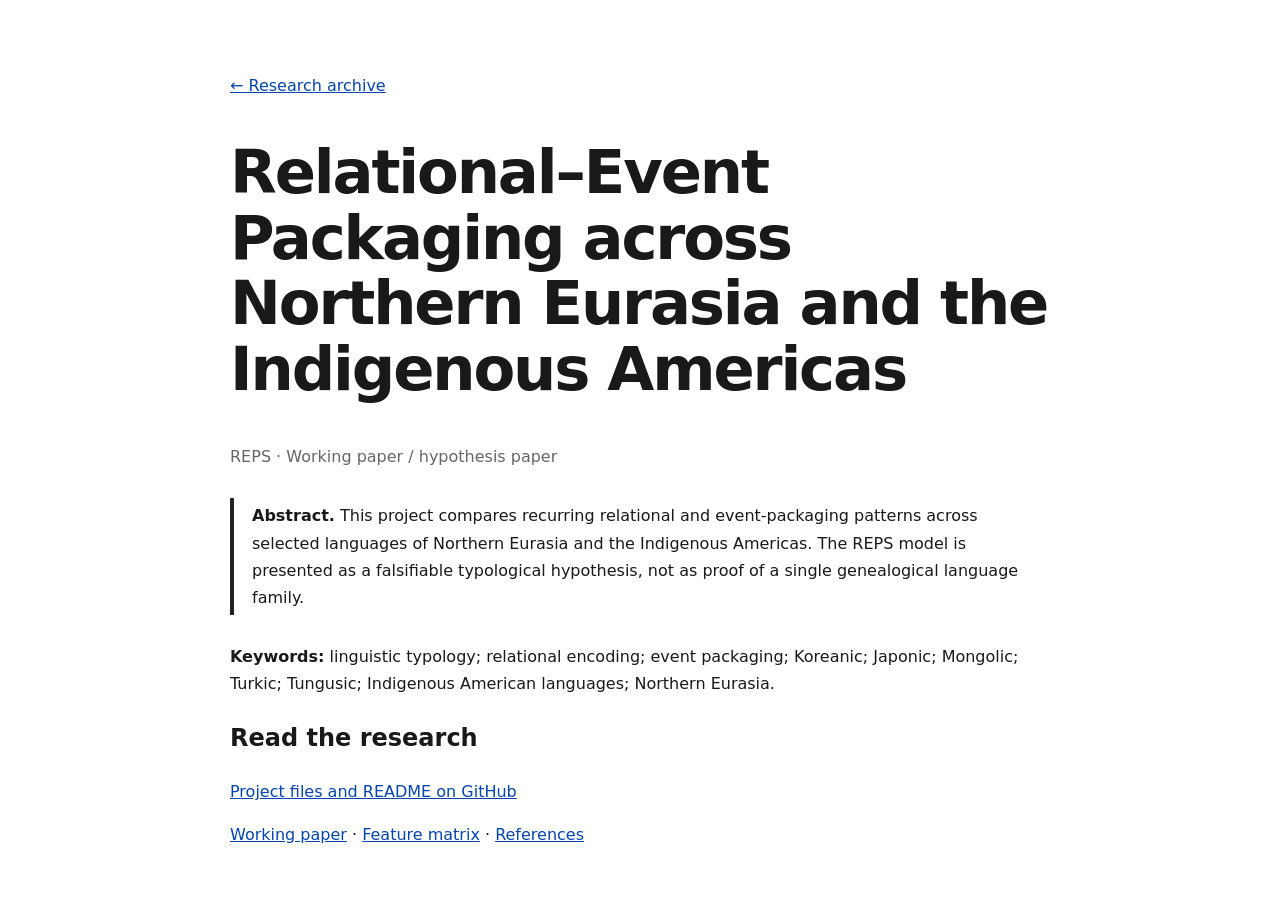
<file: docs/research/reps/index.html>
<!doctype html>
<html lang="en">
<head>
<meta charset="utf-8">
<meta name="viewport" content="width=device-width,initial-scale=1">
<title>Relational–Event Packaging (REPS) | Northern Eurasia and Indigenous Americas</title>
<meta name="description" content="REPS is a falsifiable linguistic-typology working hypothesis comparing relational and event-packaging patterns across selected languages of Northern Eurasia and the Indigenous Americas.">
<meta name="keywords" content="REPS, relational event packaging, linguistic typology, Koreanic, Japonic, Mongolic, Turkic, Tungusic, Indigenous American languages, Northern Eurasia">
<link rel="canonical" href="https://kwj8677.github.io/gpt/research/reps/">
<meta property="og:title" content="Relational–Event Packaging (REPS)">
<meta property="og:description" content="A working paper comparing relational and event-packaging patterns across Northern Eurasia and the Indigenous Americas.">
<meta property="og:type" content="article">
<meta property="og:url" content="https://kwj8677.github.io/gpt/research/reps/">
<style>body{font-family:system-ui,-apple-system,BlinkMacSystemFont,"Segoe UI",sans-serif;max-width:820px;margin:0 auto;padding:56px 24px;line-height:1.7;color:#191919}h1{font-size:clamp(2.2rem,5vw,3.8rem);line-height:1.08;letter-spacing:-.035em}.meta{color:#666}.box{border-left:4px solid #222;padding:4px 0 4px 18px;margin:28px 0}a{color:#0645ad}</style>
</head>
<body>
<p><a href="../../">← Research archive</a></p>
<h1>Relational–Event Packaging across Northern Eurasia and the Indigenous Americas</h1>
<p class="meta">REPS · Working paper / hypothesis paper</p>
<div class="box"><strong>Abstract.</strong> This project compares recurring relational and event-packaging patterns across selected languages of Northern Eurasia and the Indigenous Americas. The REPS model is presented as a falsifiable typological hypothesis, not as proof of a single genealogical language family.</div>
<p><strong>Keywords:</strong> linguistic typology; relational encoding; event packaging; Koreanic; Japonic; Mongolic; Turkic; Tungusic; Indigenous American languages; Northern Eurasia.</p>
<h2>Read the research</h2>
<p><a href="https://github.com/kwj8677/gpt/tree/main/papers/relational-event-packaging">Project files and README on GitHub</a></p>
<p><a href="https://github.com/kwj8677/gpt/blob/main/papers/relational-event-packaging/paper.md">Working paper</a> · <a href="https://github.com/kwj8677/gpt/blob/main/papers/relational-event-packaging/feature_matrix.csv">Feature matrix</a> · <a href="https://github.com/kwj8677/gpt/blob/main/papers/relational-event-packaging/references.bib">References</a></p>
</body>
</html>
</file>
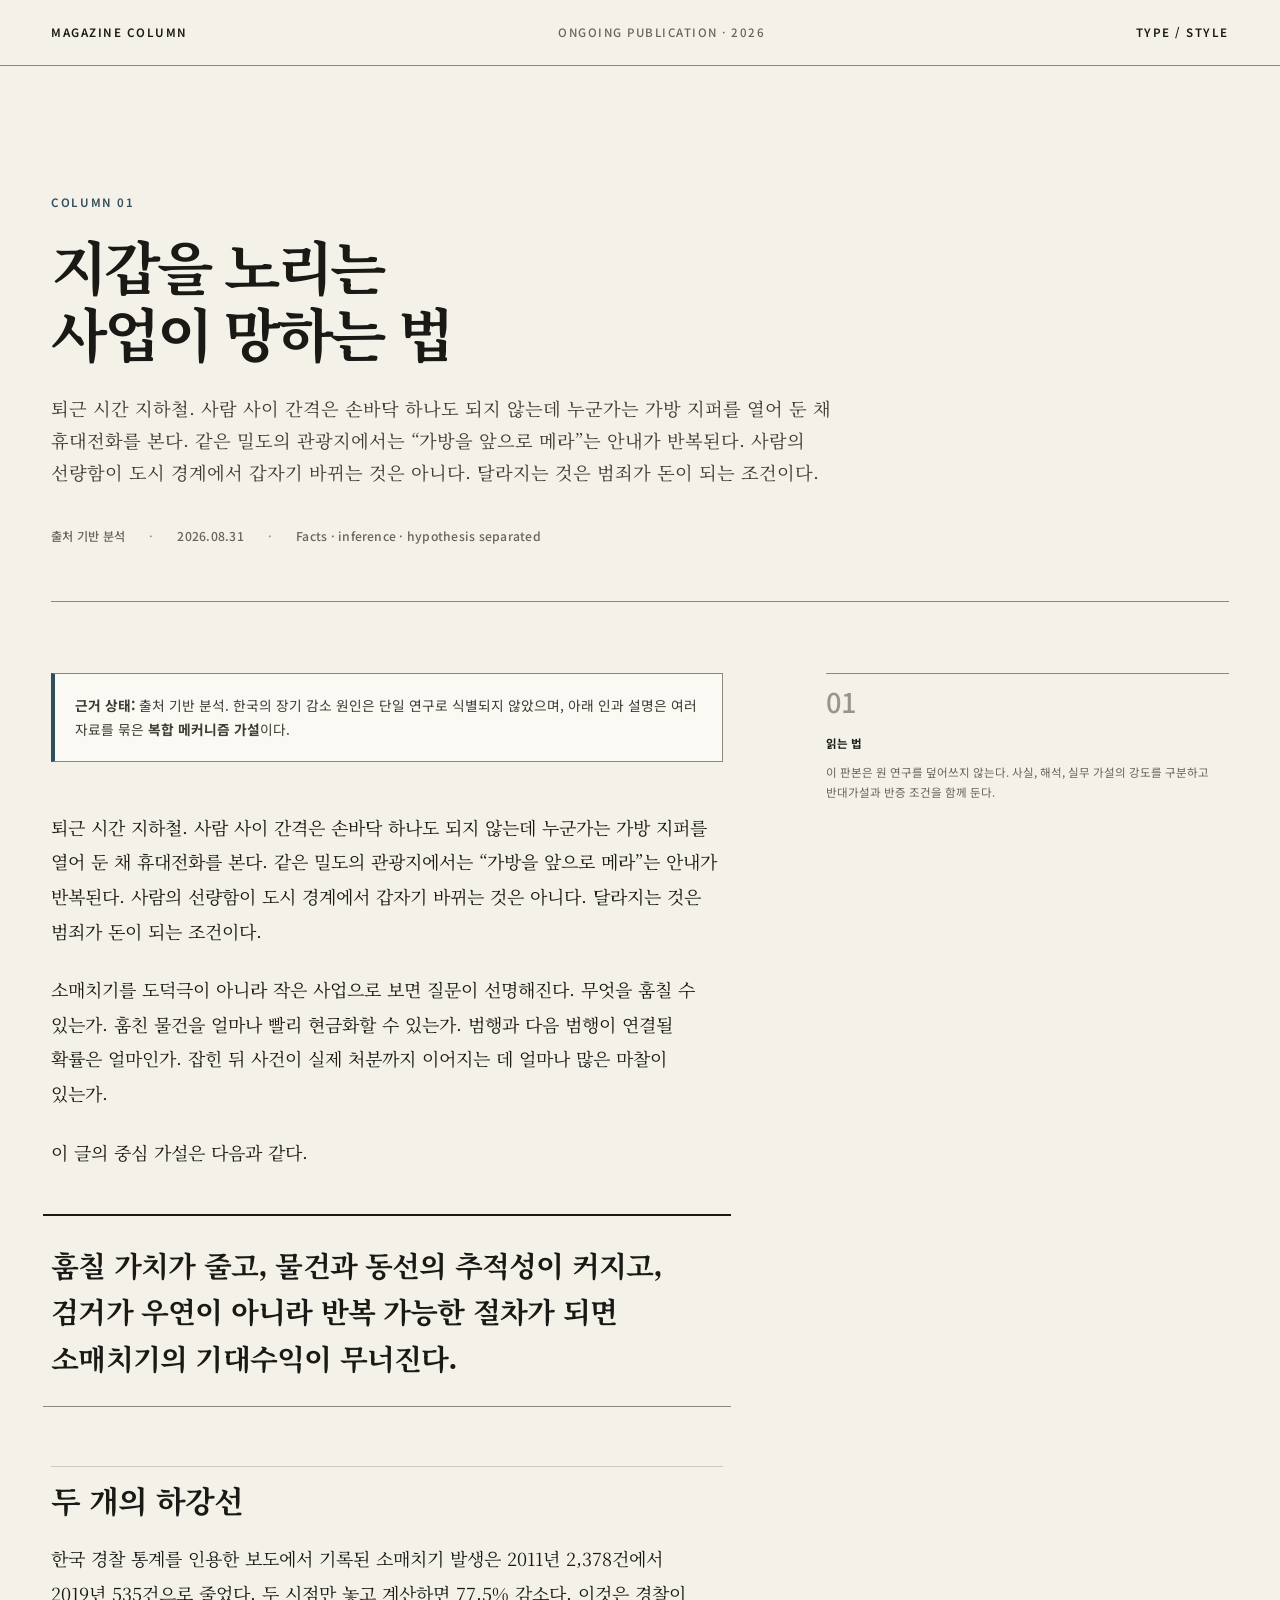
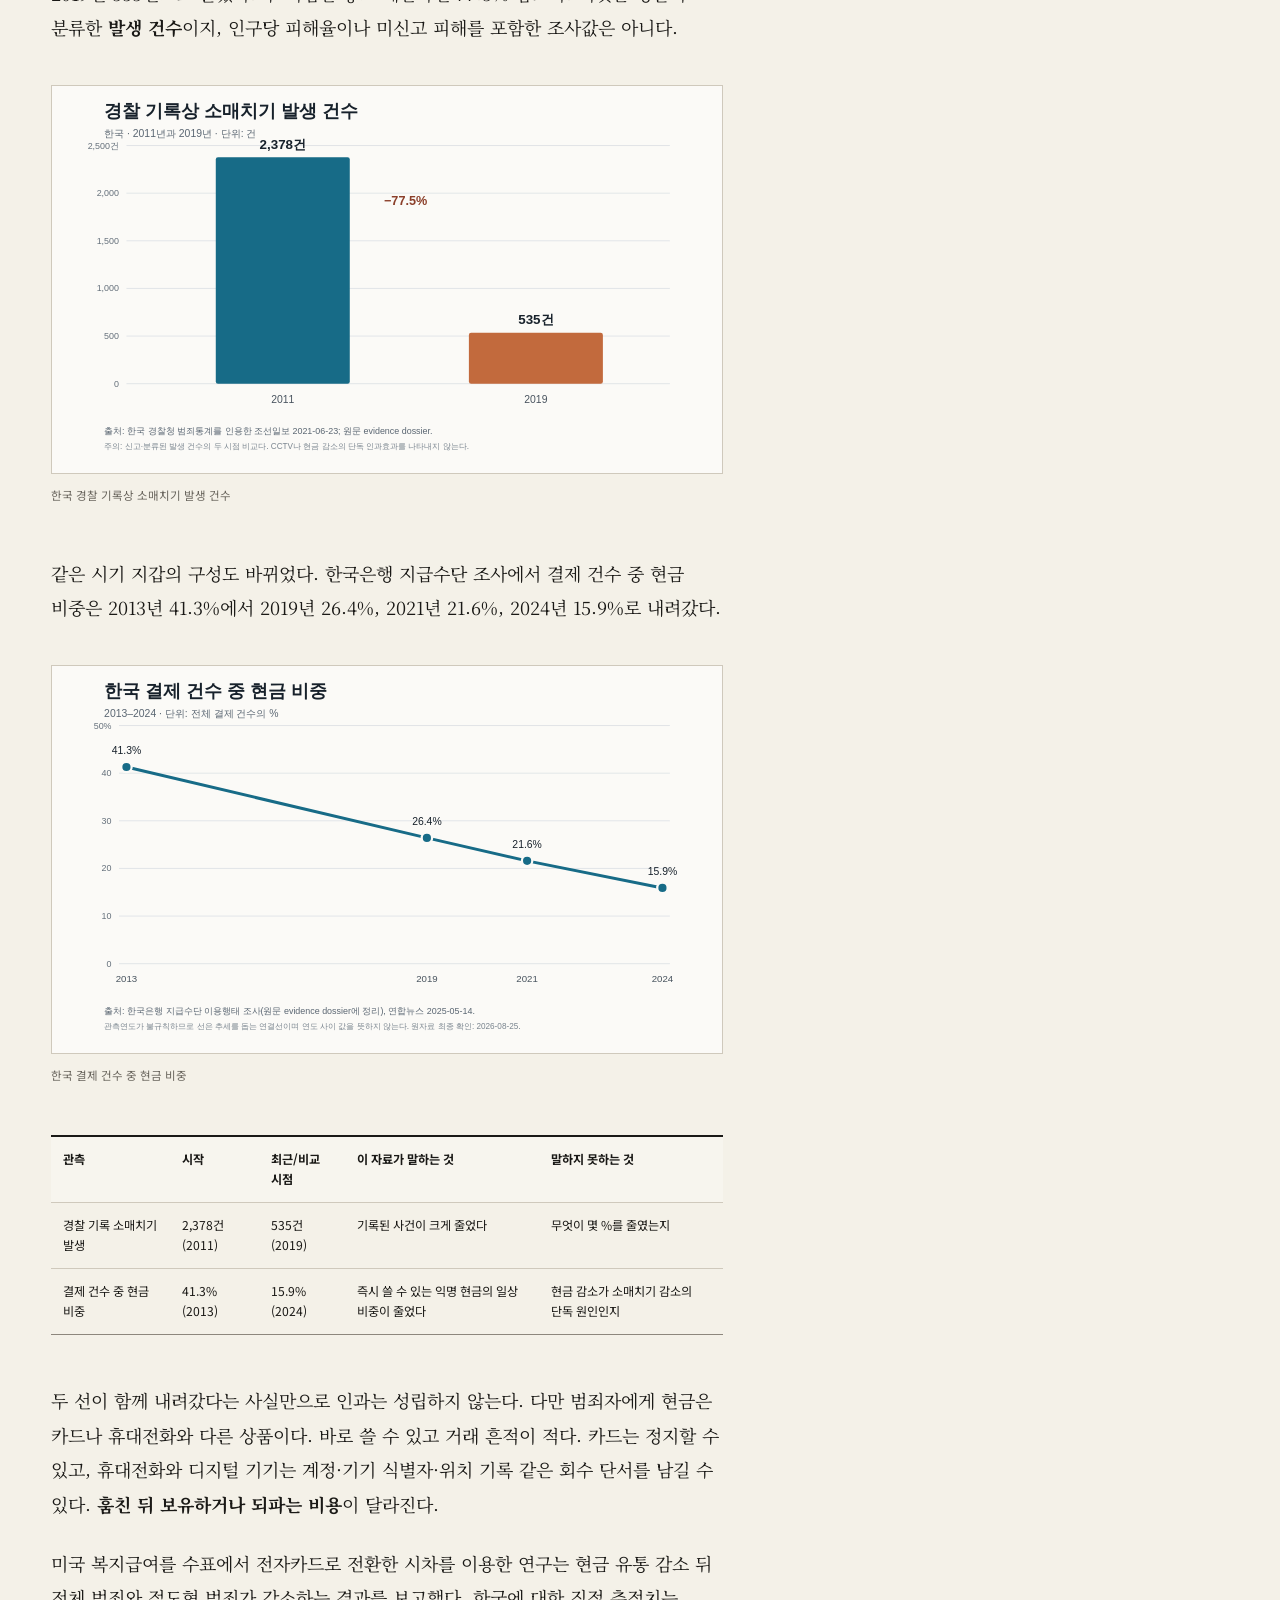
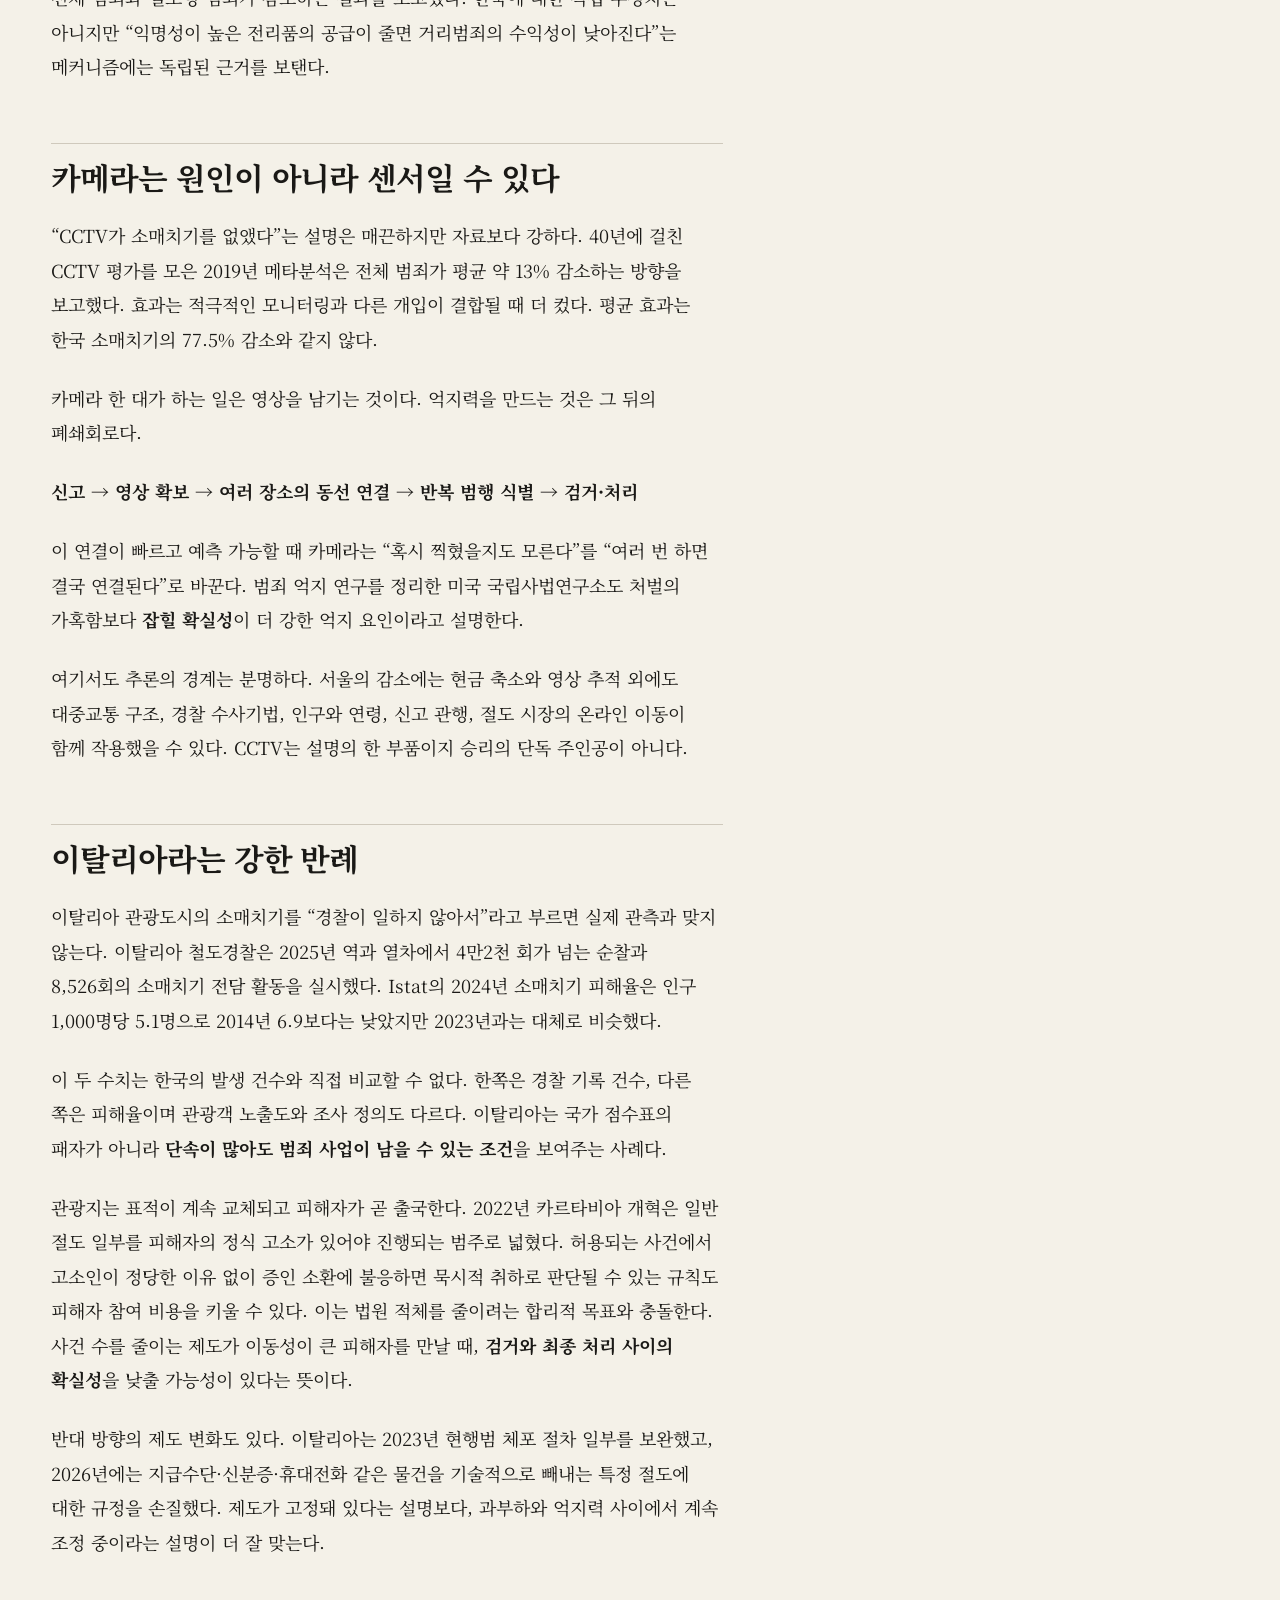
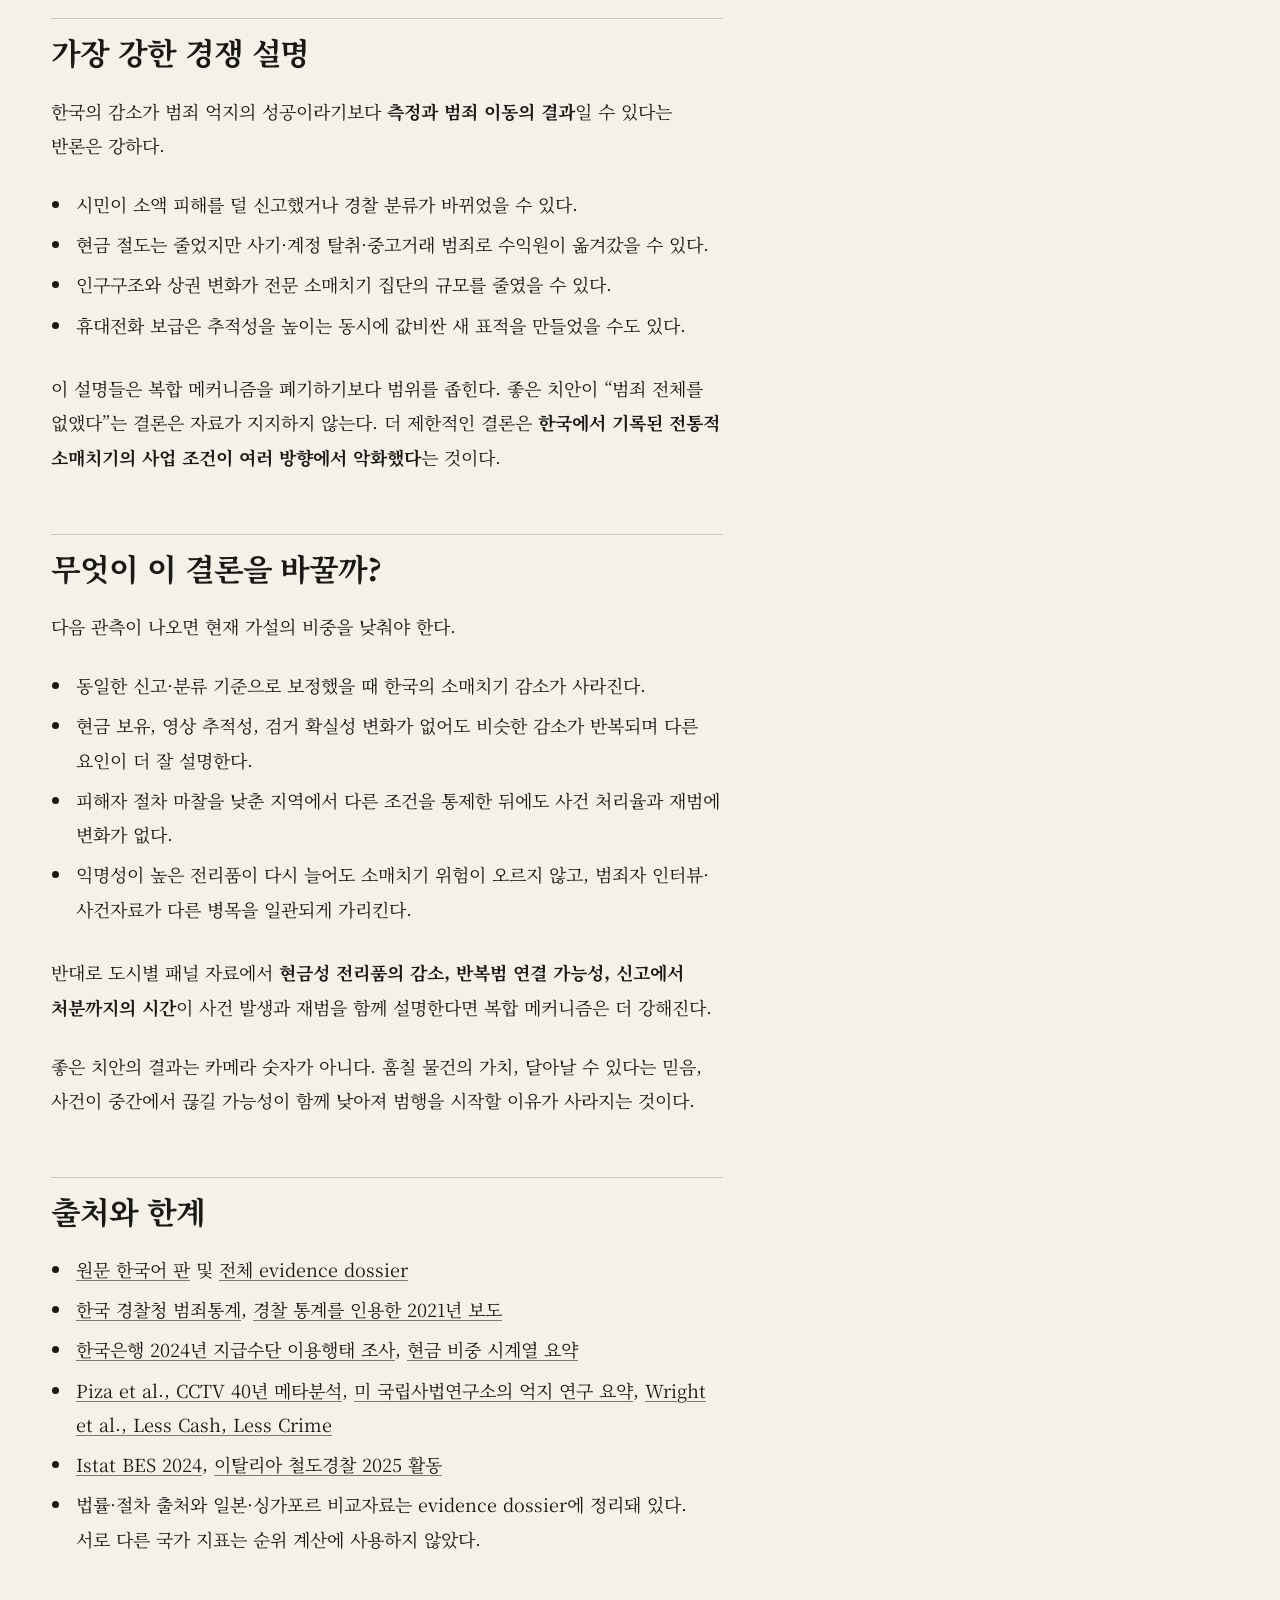
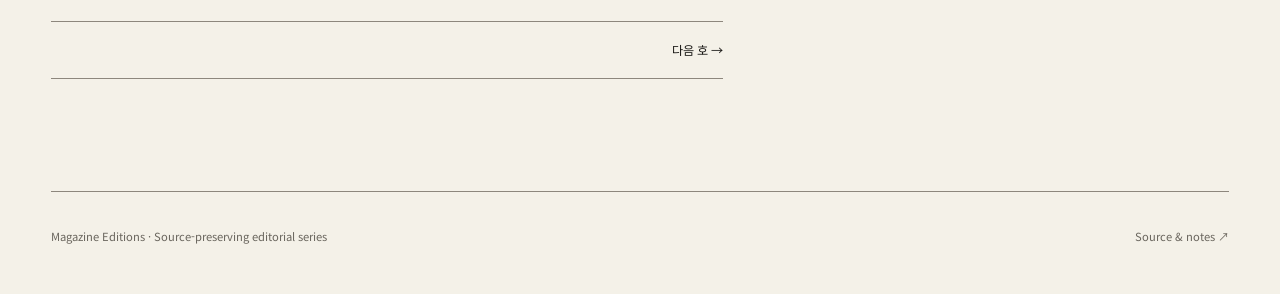
<file: docs/magazine/01-pickpocket-deterrence.html>
<!doctype html>
<html lang="ko"><head><meta charset="utf-8"><meta name="viewport" content="width=device-width,initial-scale=1">
<title>지갑을 노리는 사업이 망하는 법 — Magazine Editions</title><meta name="description" content="퇴근 시간 지하철. 사람 사이 간격은 손바닥 하나도 되지 않는데 누군가는 가방 지퍼를 열어 둔 채 휴대전화를 본다. 같은 밀도의 관광지에서는 “가방을 앞으로 메라”는 안내가 반복된다. 사람의 선량함이 도시 경계에서 갑자기 바뀌는 것은 아니다. 달라지는 것은 범죄가 돈이 되는 조">
<link rel="stylesheet" href="style.css"></head><body>
<header class="masthead"><a href="index.html">MAGAZINE COLUMN</a><span class="edition">Ongoing publication · 2026</span><a href="style-guide.html">TYPE / STYLE</a></header>
<main class="page">
<header class="article-header"><div class="kicker">COLUMN 01</div><h1 class="article-title">지갑을 노리는 사업이 망하는 법</h1><p class="deck">퇴근 시간 지하철. 사람 사이 간격은 손바닥 하나도 되지 않는데 누군가는 가방 지퍼를 열어 둔 채 휴대전화를 본다. 같은 밀도의 관광지에서는 “가방을 앞으로 메라”는 안내가 반복된다. 사람의 선량함이 도시 경계에서 갑자기 바뀌는 것은 아니다. 달라지는 것은 범죄가 돈이 되는 조건이다.</p><div class="article-meta"><span>출처 기반 분석</span><span>2026.08.31</span><span>Facts · inference · hypothesis separated</span></div></header>
<div class="article-grid"><article class="article-body"><aside class="evidence-note"><strong>근거 상태:</strong> 출처 기반 분석. 한국의 장기 감소 원인은 단일 연구로 식별되지 않았으며, 아래 인과 설명은 여러 자료를 묶은 <strong>복합 메커니즘 가설</strong>이다.</aside>
<p>퇴근 시간 지하철. 사람 사이 간격은 손바닥 하나도 되지 않는데 누군가는 가방 지퍼를 열어 둔 채 휴대전화를 본다. 같은 밀도의 관광지에서는 “가방을 앞으로 메라”는 안내가 반복된다. 사람의 선량함이 도시 경계에서 갑자기 바뀌는 것은 아니다. 달라지는 것은 범죄가 돈이 되는 조건이다.</p>
<p>소매치기를 도덕극이 아니라 작은 사업으로 보면 질문이 선명해진다. 무엇을 훔칠 수 있는가. 훔친 물건을 얼마나 빨리 현금화할 수 있는가. 범행과 다음 범행이 연결될 확률은 얼마인가. 잡힌 뒤 사건이 실제 처분까지 이어지는 데 얼마나 많은 마찰이 있는가.</p>
<p>이 글의 중심 가설은 다음과 같다.</p>
<blockquote class="pullquote"><p><strong>훔칠 가치가 줄고, 물건과 동선의 추적성이 커지고, 검거가 우연이 아니라 반복 가능한 절차가 되면 소매치기의 기대수익이 무너진다.</strong></p></blockquote>
<h2>두 개의 하강선</h2>
<p>한국 경찰 통계를 인용한 보도에서 기록된 소매치기 발생은 2011년 2,378건에서 2019년 535건으로 줄었다. 두 시점만 놓고 계산하면 77.5% 감소다. 이것은 경찰이 분류한 <strong>발생 건수</strong>이지, 인구당 피해율이나 미신고 피해를 포함한 조사값은 아니다.</p>
<figure class="figure"><img src="./assets/korea-pickpocket-incidents-2011-2019.svg" alt="한국 경찰 기록상 소매치기 발생 건수"><figcaption>한국 경찰 기록상 소매치기 발생 건수</figcaption></figure>
<p>같은 시기 지갑의 구성도 바뀌었다. 한국은행 지급수단 조사에서 결제 건수 중 현금 비중은 2013년 41.3%에서 2019년 26.4%, 2021년 21.6%, 2024년 15.9%로 내려갔다.</p>
<figure class="figure"><img src="./assets/korea-cash-share-2013-2024.svg" alt="한국 결제 건수 중 현금 비중"><figcaption>한국 결제 건수 중 현금 비중</figcaption></figure>
<div class="table-wrap"><table><thead><tr><th>관측</th><th>시작</th><th>최근/비교 시점</th><th>이 자료가 말하는 것</th><th>말하지 못하는 것</th></tr></thead><tbody><tr><td>경찰 기록 소매치기 발생</td><td>2,378건(2011)</td><td>535건(2019)</td><td>기록된 사건이 크게 줄었다</td><td>무엇이 몇 %를 줄였는지</td></tr><tr><td>결제 건수 중 현금 비중</td><td>41.3%(2013)</td><td>15.9%(2024)</td><td>즉시 쓸 수 있는 익명 현금의 일상 비중이 줄었다</td><td>현금 감소가 소매치기 감소의 단독 원인인지</td></tr></tbody></table></div>
<p>두 선이 함께 내려갔다는 사실만으로 인과는 성립하지 않는다. 다만 범죄자에게 현금은 카드나 휴대전화와 다른 상품이다. 바로 쓸 수 있고 거래 흔적이 적다. 카드는 정지할 수 있고, 휴대전화와 디지털 기기는 계정·기기 식별자·위치 기록 같은 회수 단서를 남길 수 있다. <strong>훔친 뒤 보유하거나 되파는 비용</strong>이 달라진다.</p>
<p>미국 복지급여를 수표에서 전자카드로 전환한 시차를 이용한 연구는 현금 유통 감소 뒤 전체 범죄와 절도형 범죄가 감소하는 결과를 보고했다. 한국에 대한 직접 추정치는 아니지만 “익명성이 높은 전리품의 공급이 줄면 거리범죄의 수익성이 낮아진다”는 메커니즘에는 독립된 근거를 보탠다.</p>
<h2>카메라는 원인이 아니라 센서일 수 있다</h2>
<p>“CCTV가 소매치기를 없앴다”는 설명은 매끈하지만 자료보다 강하다. 40년에 걸친 CCTV 평가를 모은 2019년 메타분석은 전체 범죄가 평균 약 13% 감소하는 방향을 보고했다. 효과는 적극적인 모니터링과 다른 개입이 결합될 때 더 컸다. 평균 효과는 한국 소매치기의 77.5% 감소와 같지 않다.</p>
<p>카메라 한 대가 하는 일은 영상을 남기는 것이다. 억지력을 만드는 것은 그 뒤의 폐쇄회로다.</p>
<p><strong>신고 → 영상 확보 → 여러 장소의 동선 연결 → 반복 범행 식별 → 검거·처리</strong></p>
<p>이 연결이 빠르고 예측 가능할 때 카메라는 “혹시 찍혔을지도 모른다”를 “여러 번 하면 결국 연결된다”로 바꾼다. 범죄 억지 연구를 정리한 미국 국립사법연구소도 처벌의 가혹함보다 <strong>잡힐 확실성</strong>이 더 강한 억지 요인이라고 설명한다.</p>
<p>여기서도 추론의 경계는 분명하다. 서울의 감소에는 현금 축소와 영상 추적 외에도 대중교통 구조, 경찰 수사기법, 인구와 연령, 신고 관행, 절도 시장의 온라인 이동이 함께 작용했을 수 있다. CCTV는 설명의 한 부품이지 승리의 단독 주인공이 아니다.</p>
<h2>이탈리아라는 강한 반례</h2>
<p>이탈리아 관광도시의 소매치기를 “경찰이 일하지 않아서”라고 부르면 실제 관측과 맞지 않는다. 이탈리아 철도경찰은 2025년 역과 열차에서 4만2천 회가 넘는 순찰과 8,526회의 소매치기 전담 활동을 실시했다. Istat의 2024년 소매치기 피해율은 인구 1,000명당 5.1명으로 2014년 6.9보다는 낮았지만 2023년과는 대체로 비슷했다.</p>
<p>이 두 수치는 한국의 발생 건수와 직접 비교할 수 없다. 한쪽은 경찰 기록 건수, 다른 쪽은 피해율이며 관광객 노출도와 조사 정의도 다르다. 이탈리아는 국가 점수표의 패자가 아니라 <strong>단속이 많아도 범죄 사업이 남을 수 있는 조건</strong>을 보여주는 사례다.</p>
<p>관광지는 표적이 계속 교체되고 피해자가 곧 출국한다. 2022년 카르타비아 개혁은 일반 절도 일부를 피해자의 정식 고소가 있어야 진행되는 범주로 넓혔다. 허용되는 사건에서 고소인이 정당한 이유 없이 증인 소환에 불응하면 묵시적 취하로 판단될 수 있는 규칙도 피해자 참여 비용을 키울 수 있다. 이는 법원 적체를 줄이려는 합리적 목표와 충돌한다. 사건 수를 줄이는 제도가 이동성이 큰 피해자를 만날 때, <strong>검거와 최종 처리 사이의 확실성</strong>을 낮출 가능성이 있다는 뜻이다.</p>
<p>반대 방향의 제도 변화도 있다. 이탈리아는 2023년 현행범 체포 절차 일부를 보완했고, 2026년에는 지급수단·신분증·휴대전화 같은 물건을 기술적으로 빼내는 특정 절도에 대한 규정을 손질했다. 제도가 고정돼 있다는 설명보다, 과부하와 억지력 사이에서 계속 조정 중이라는 설명이 더 잘 맞는다.</p>
<h2>가장 강한 경쟁 설명</h2>
<p>한국의 감소가 범죄 억지의 성공이라기보다 <strong>측정과 범죄 이동의 결과</strong>일 수 있다는 반론은 강하다.</p>
<ul><li>시민이 소액 피해를 덜 신고했거나 경찰 분류가 바뀌었을 수 있다.</li><li>현금 절도는 줄었지만 사기·계정 탈취·중고거래 범죄로 수익원이 옮겨갔을 수 있다.</li><li>인구구조와 상권 변화가 전문 소매치기 집단의 규모를 줄였을 수 있다.</li><li>휴대전화 보급은 추적성을 높이는 동시에 값비싼 새 표적을 만들었을 수도 있다.</li></ul>
<p>이 설명들은 복합 메커니즘을 폐기하기보다 범위를 좁힌다. 좋은 치안이 “범죄 전체를 없앴다”는 결론은 자료가 지지하지 않는다. 더 제한적인 결론은 <strong>한국에서 기록된 전통적 소매치기의 사업 조건이 여러 방향에서 악화했다</strong>는 것이다.</p>
<h2>무엇이 이 결론을 바꿀까?</h2>
<p>다음 관측이 나오면 현재 가설의 비중을 낮춰야 한다.</p>
<ul><li>동일한 신고·분류 기준으로 보정했을 때 한국의 소매치기 감소가 사라진다.</li><li>현금 보유, 영상 추적성, 검거 확실성 변화가 없어도 비슷한 감소가 반복되며 다른 요인이 더 잘 설명한다.</li><li>피해자 절차 마찰을 낮춘 지역에서 다른 조건을 통제한 뒤에도 사건 처리율과 재범에 변화가 없다.</li><li>익명성이 높은 전리품이 다시 늘어도 소매치기 위험이 오르지 않고, 범죄자 인터뷰·사건자료가 다른 병목을 일관되게 가리킨다.</li></ul>
<p>반대로 도시별 패널 자료에서 <strong>현금성 전리품의 감소, 반복범 연결 가능성, 신고에서 처분까지의 시간</strong>이 사건 발생과 재범을 함께 설명한다면 복합 메커니즘은 더 강해진다.</p>
<p>좋은 치안의 결과는 카메라 숫자가 아니다. 훔칠 물건의 가치, 달아날 수 있다는 믿음, 사건이 중간에서 끊길 가능성이 함께 낮아져 범행을 시작할 이유가 사라지는 것이다.</p>
<h2>출처와 한계</h2>
<ul><li><a href="https://github.com/kwj8677/gpt/blob/main/reports/pickpocket-deterrence-2026-08-25/ko.md">원문 한국어 판</a> 및 <a href="https://github.com/kwj8677/gpt/blob/main/reports/pickpocket-deterrence-2026-08-25/sources.md">전체 evidence dossier</a></li><li><a href="https://www.police.go.kr/user/bbs/BD_selectBbsList.do?estnColumn2=%EB%85%84%EB%8F%84&amp;q_bbsCode=1115">한국 경찰청 범죄통계</a>, <a href="https://www.chosun.com/national/national_general/2021/06/23/D4O73XSWJVGVNE7RSMHQG4DOO4/">경찰 통계를 인용한 2021년 보도</a></li><li><a href="https://www.bok.or.kr/portal/bbs/B0000232/view.do?menuNo=200706&amp;nttId=10090464">한국은행 2024년 지급수단 이용행태 조사</a>, <a href="https://www.yna.co.kr/view/AKR20250514126900002">현금 비중 시계열 요약</a></li><li><a href="https://onlinelibrary.wiley.com/doi/full/10.1111/1745-9133.12419">Piza et al., CCTV 40년 메타분석</a>, <a href="https://nij.ojp.gov/topics/articles/five-things-about-deterrence">미 국립사법연구소의 억지 연구 요약</a>, <a href="https://www.nber.org/papers/w19996">Wright et al., Less Cash, Less Crime</a></li><li><a href="https://www.istat.it/wp-content/uploads/2025/11/Bes-2024-executive-Summary.pdf">Istat BES 2024</a>, <a href="https://www.interno.gov.it/it/notizie/polizia-ferroviaria-42mila-pattuglie-campo-nel-2025-sicurezza-treni-e-stazioni-0">이탈리아 철도경찰 2025 활동</a></li><li>법률·절차 출처와 일본·싱가포르 비교자료는 evidence dossier에 정리돼 있다. 서로 다른 국가 지표는 순위 계산에 사용하지 않았다.</li></ul><nav class="issue-nav"><span></span><a href="02-objective-lock.html">다음 호 →</a></nav></article>
<aside class="margin-note"><span class="folio">01</span><div><strong>읽는 법</strong>이 판본은 원 연구를 덮어쓰지 않는다. 사실, 해석, 실무 가설의 강도를 구분하고 반대가설과 반증 조건을 함께 둔다.</div></aside></div>
</main><footer class="page site-footer"><span>Magazine Editions · Source-preserving editorial series</span><span><a href="https://github.com/kwj8677/gpt/tree/main/magazine">Source & notes ↗</a></span></footer></body></html>
</file>
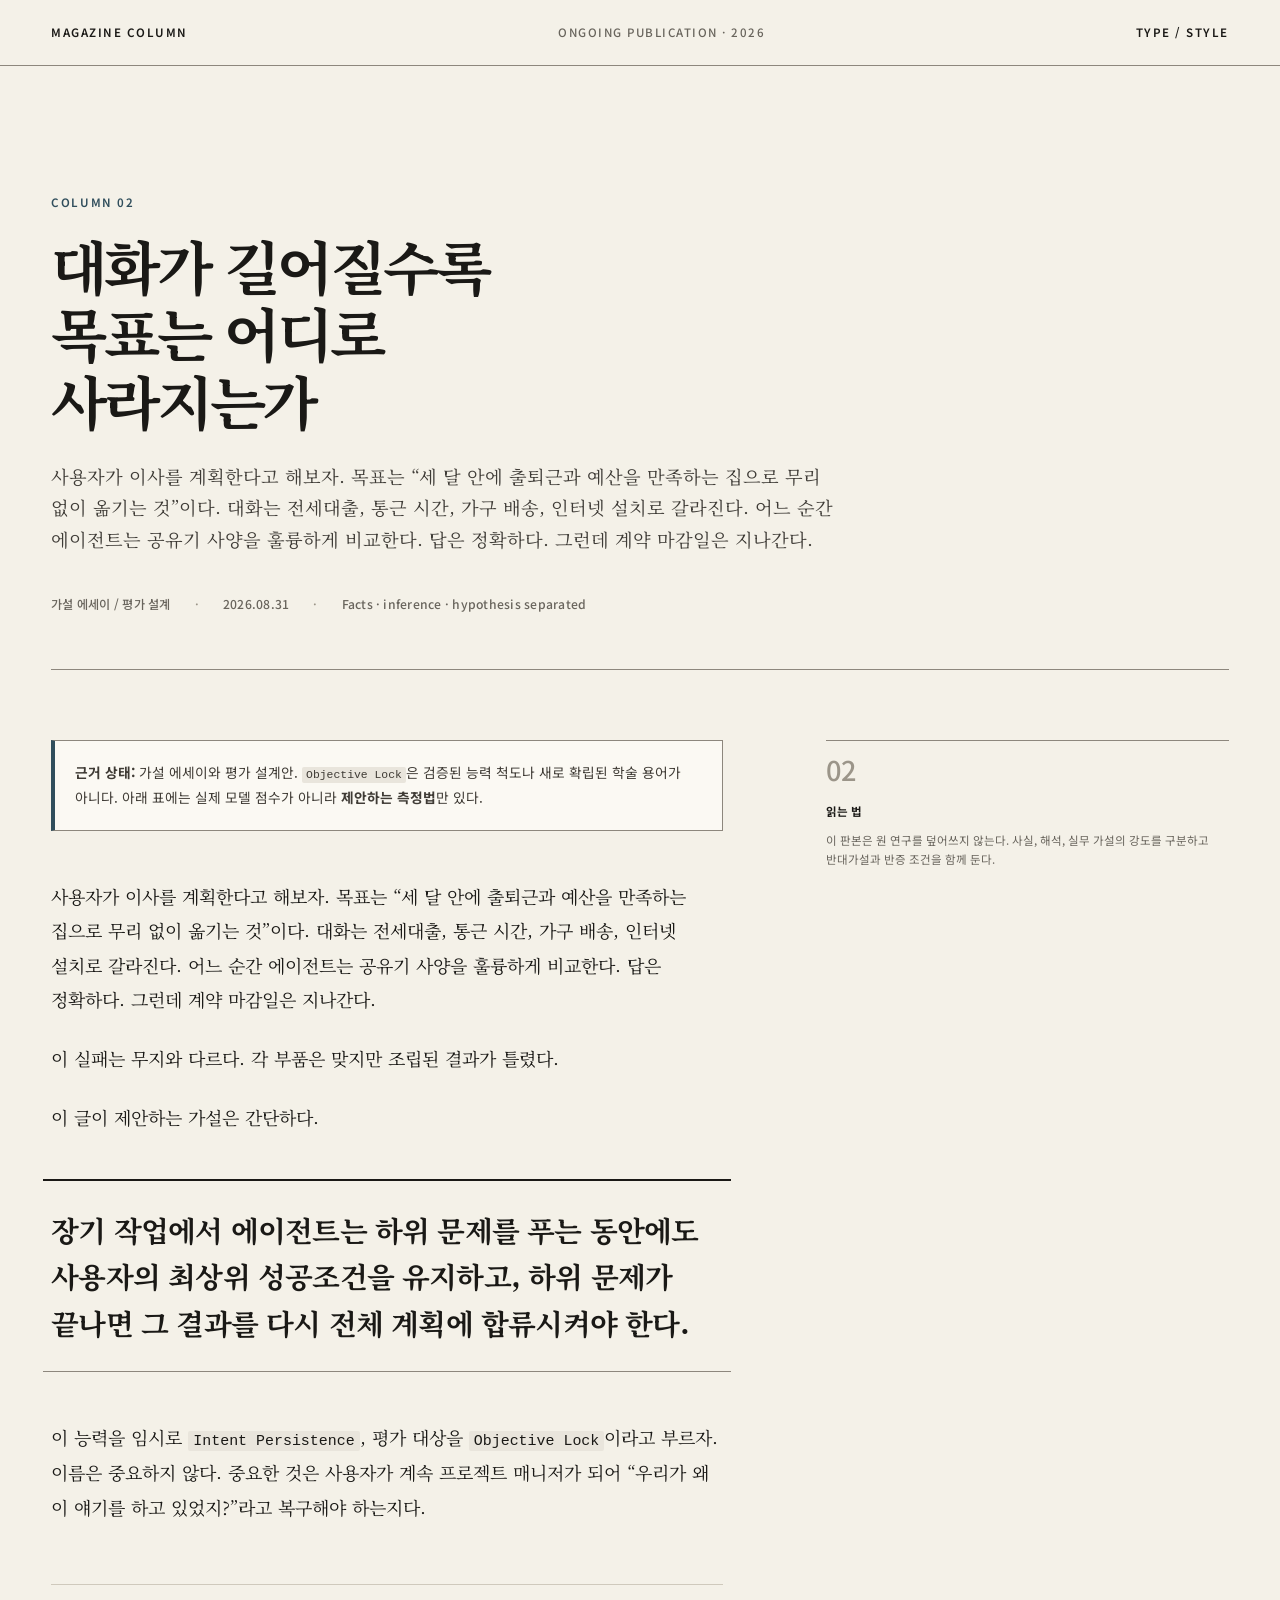
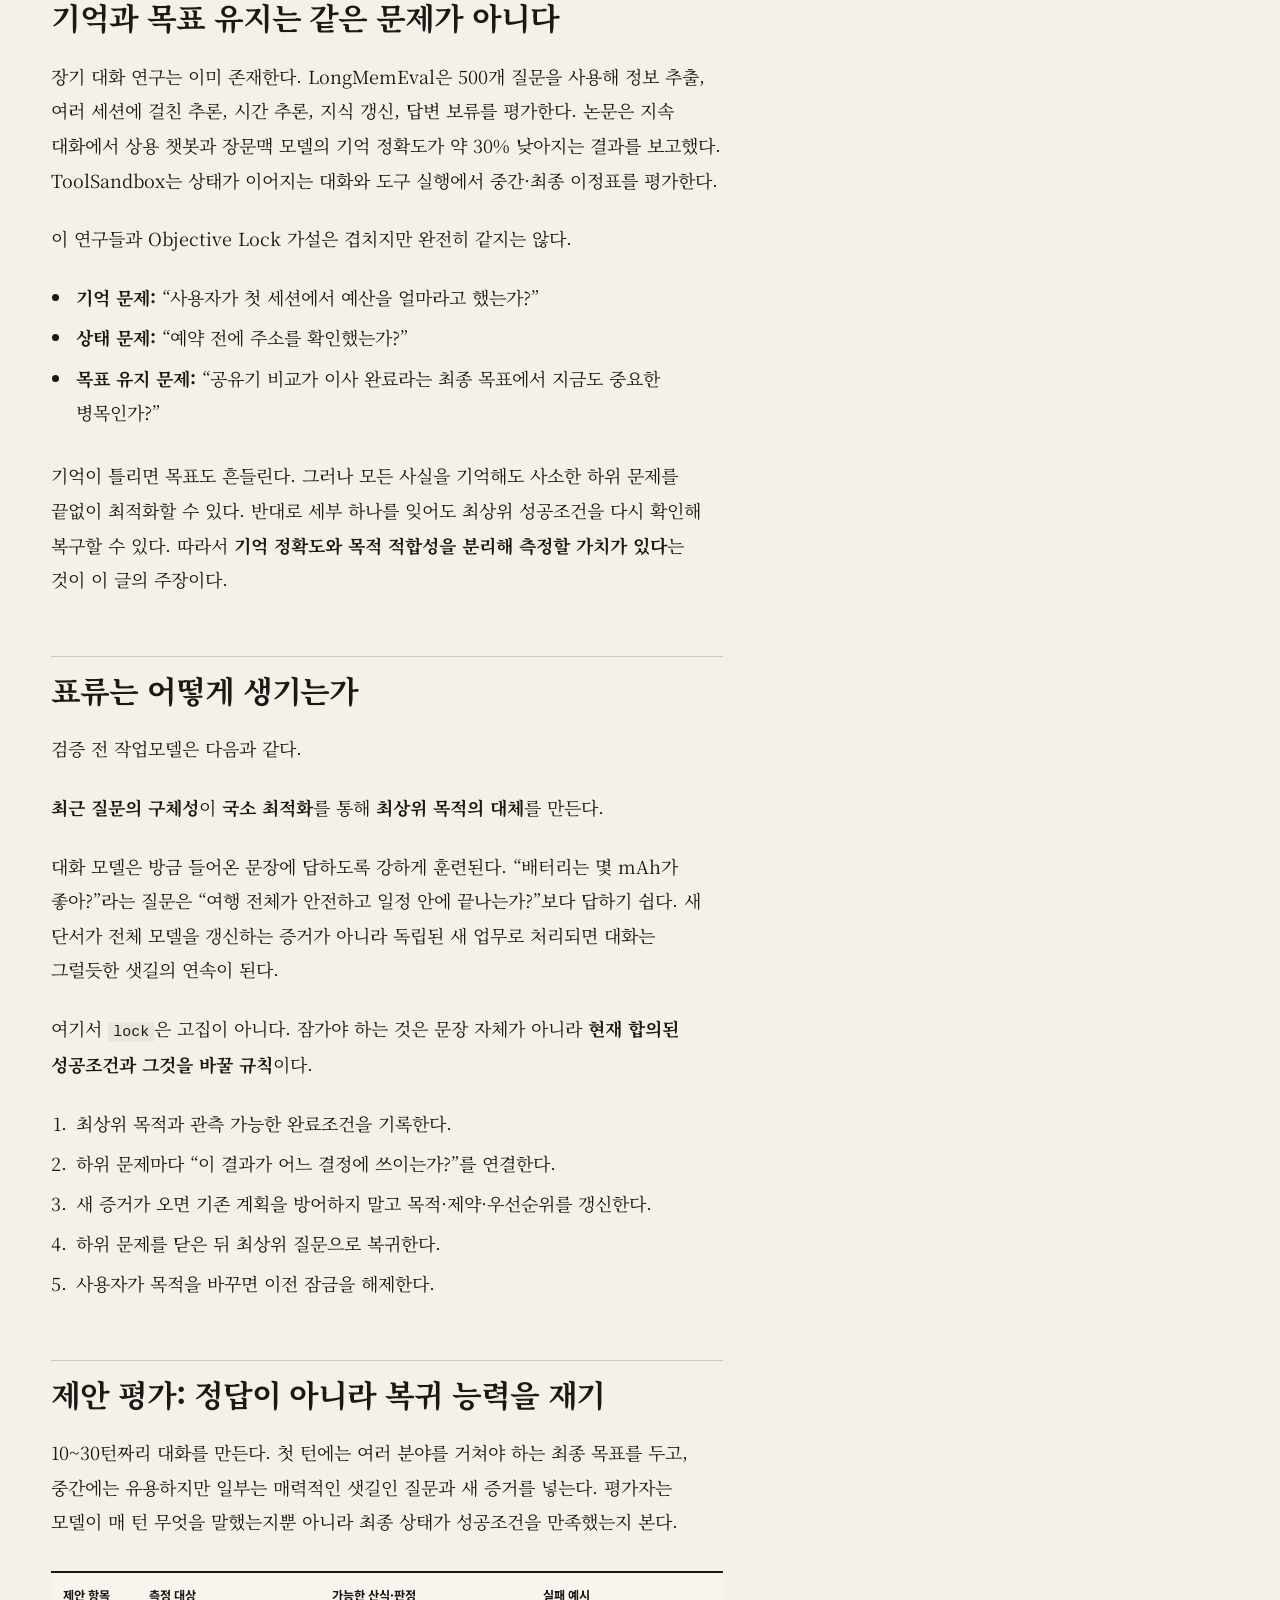
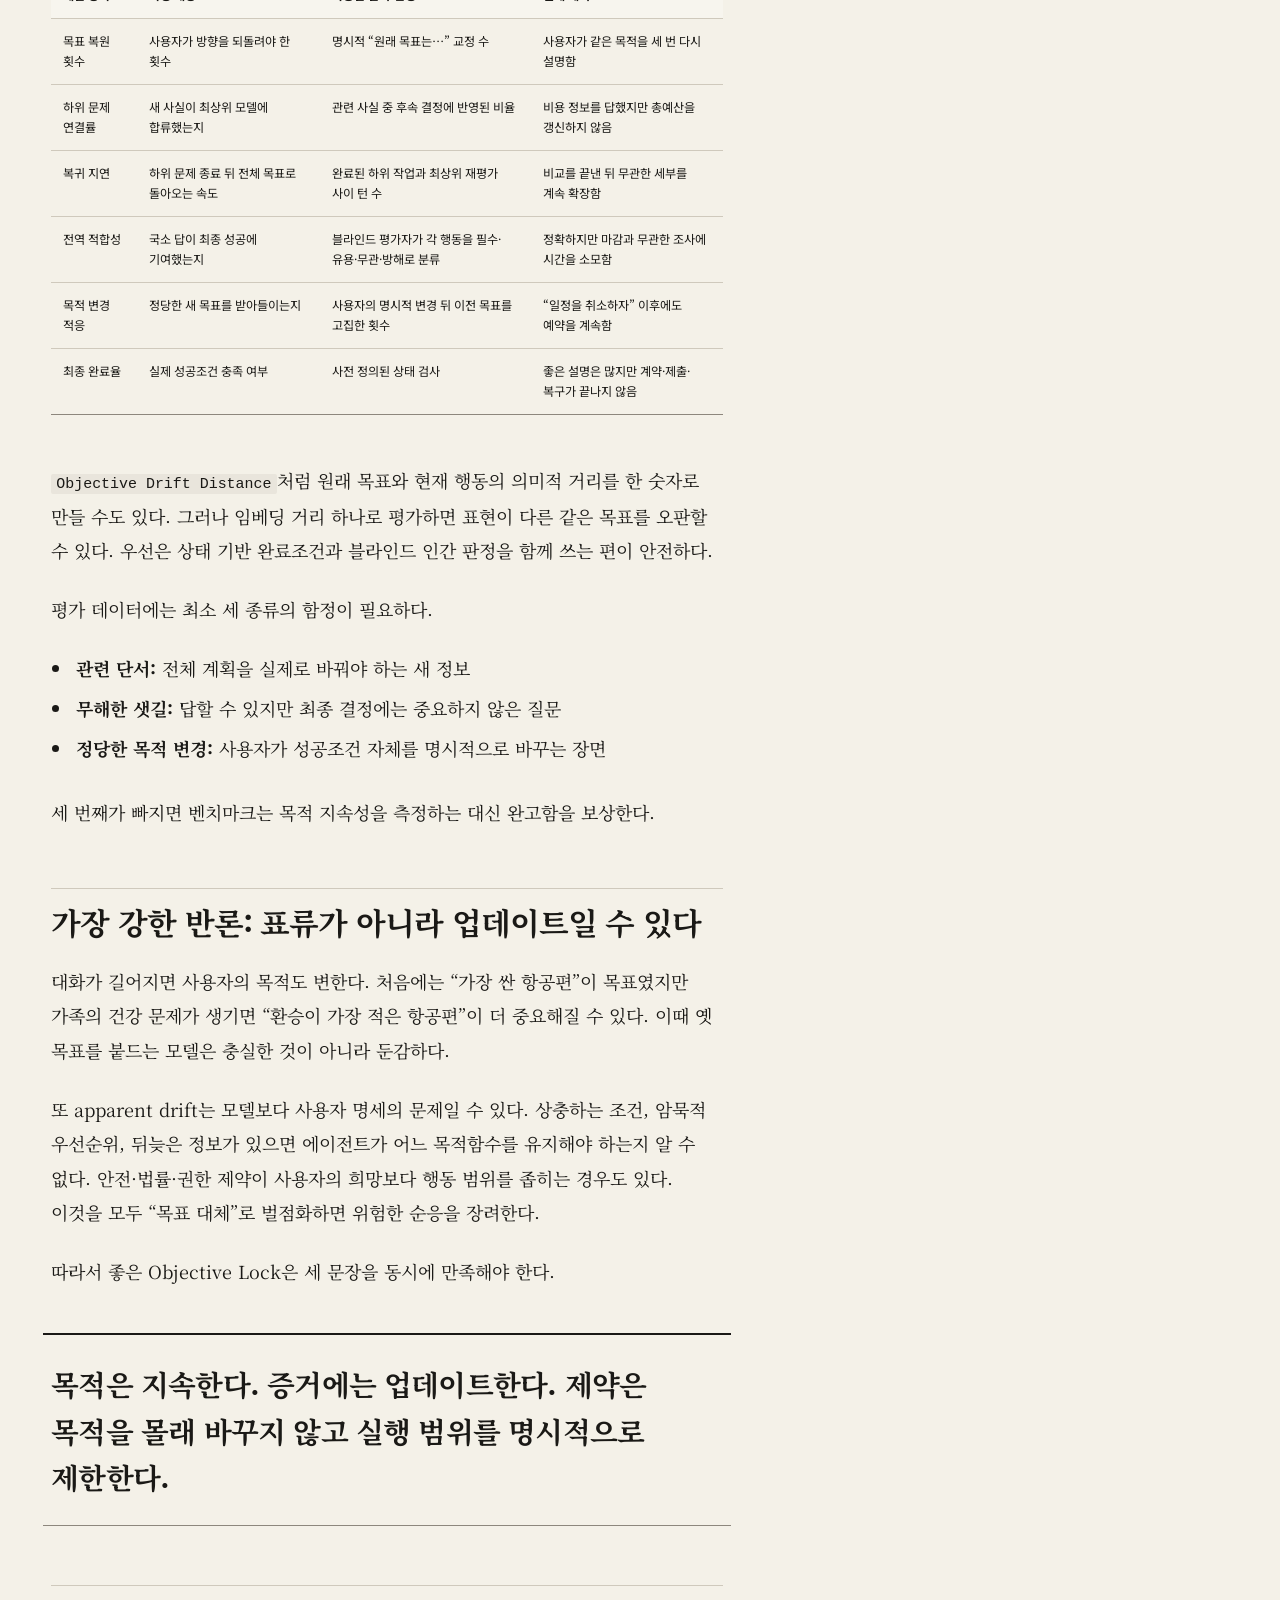
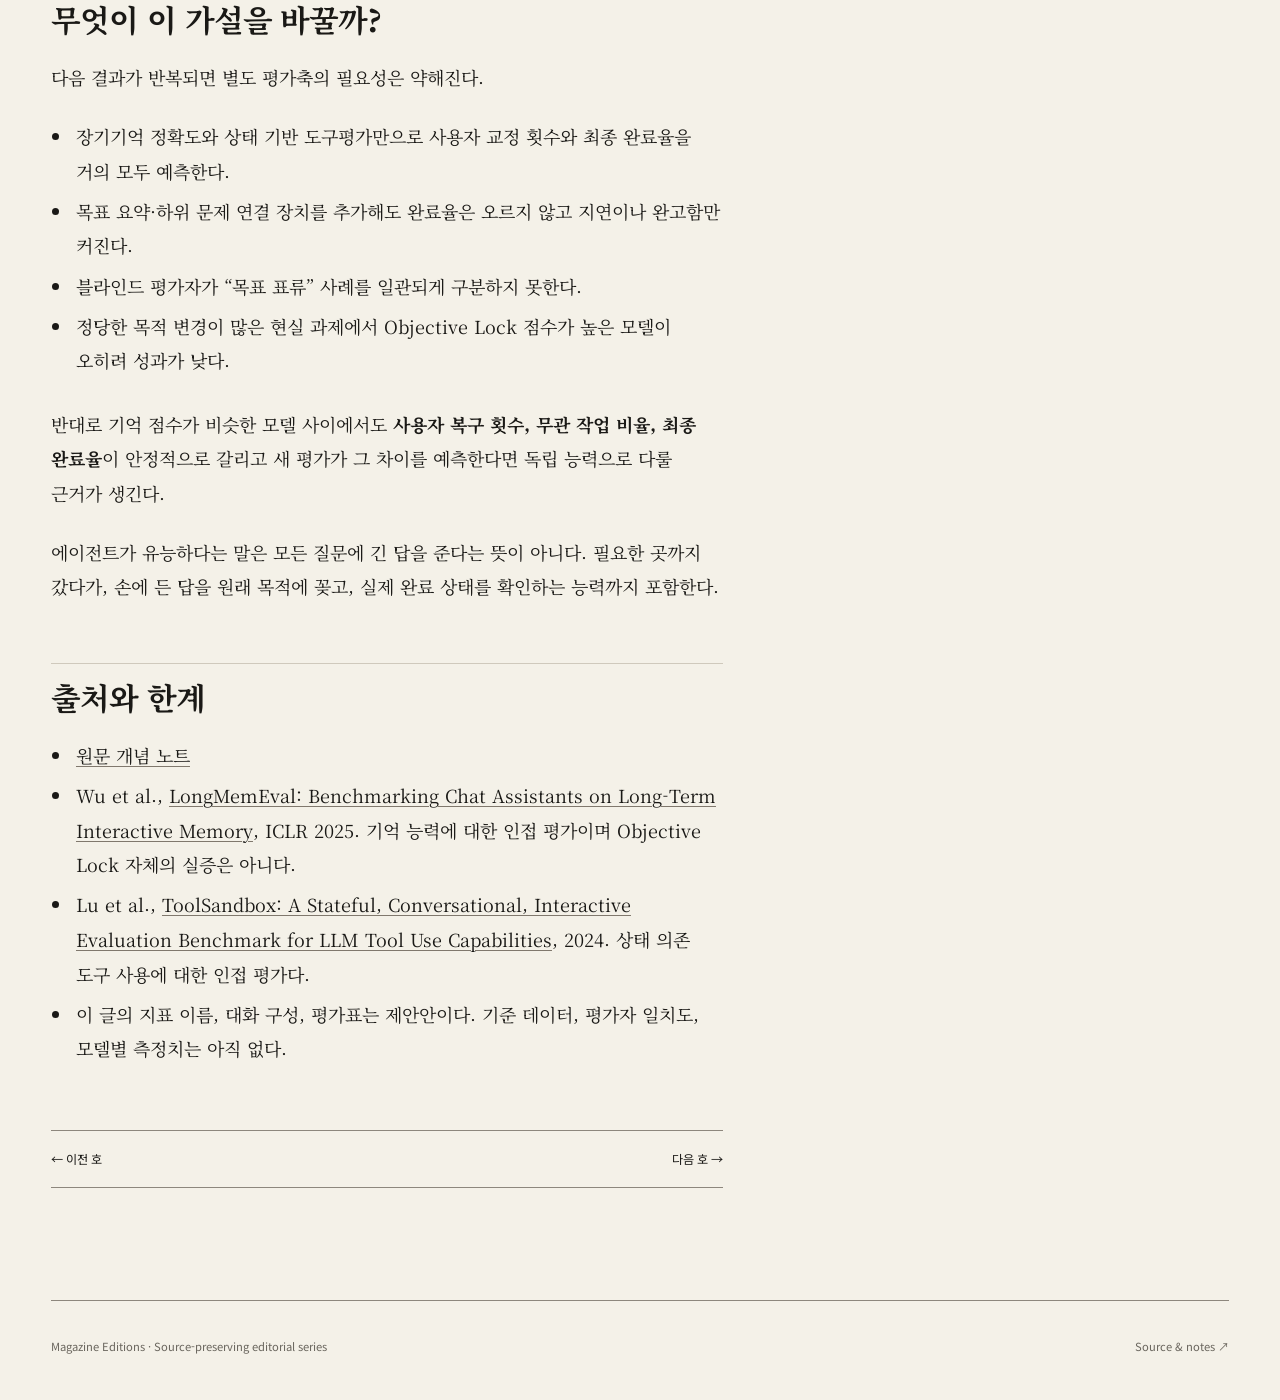
<file: docs/magazine/02-objective-lock.html>
<!doctype html>
<html lang="ko"><head><meta charset="utf-8"><meta name="viewport" content="width=device-width,initial-scale=1">
<title>대화가 길어질수록 목표는 어디로 사라지는가 — Magazine Editions</title><meta name="description" content="사용자가 이사를 계획한다고 해보자. 목표는 “세 달 안에 출퇴근과 예산을 만족하는 집으로 무리 없이 옮기는 것”이다. 대화는 전세대출, 통근 시간, 가구 배송, 인터넷 설치로 갈라진다. 어느 순간 에이전트는 공유기 사양을 훌륭하게 비교한다. 답은 정확하다. 그런데 계약 마감일은">
<link rel="stylesheet" href="style.css"></head><body>
<header class="masthead"><a href="index.html">MAGAZINE COLUMN</a><span class="edition">Ongoing publication · 2026</span><a href="style-guide.html">TYPE / STYLE</a></header>
<main class="page">
<header class="article-header"><div class="kicker">COLUMN 02</div><h1 class="article-title">대화가 길어질수록 목표는 어디로 사라지는가</h1><p class="deck">사용자가 이사를 계획한다고 해보자. 목표는 “세 달 안에 출퇴근과 예산을 만족하는 집으로 무리 없이 옮기는 것”이다. 대화는 전세대출, 통근 시간, 가구 배송, 인터넷 설치로 갈라진다. 어느 순간 에이전트는 공유기 사양을 훌륭하게 비교한다. 답은 정확하다. 그런데 계약 마감일은 지나간다.</p><div class="article-meta"><span>가설 에세이 / 평가 설계</span><span>2026.08.31</span><span>Facts · inference · hypothesis separated</span></div></header>
<div class="article-grid"><article class="article-body"><aside class="evidence-note"><strong>근거 상태:</strong> 가설 에세이와 평가 설계안. <code>Objective Lock</code>은 검증된 능력 척도나 새로 확립된 학술 용어가 아니다. 아래 표에는 실제 모델 점수가 아니라 <strong>제안하는 측정법</strong>만 있다.</aside>
<p>사용자가 이사를 계획한다고 해보자. 목표는 “세 달 안에 출퇴근과 예산을 만족하는 집으로 무리 없이 옮기는 것”이다. 대화는 전세대출, 통근 시간, 가구 배송, 인터넷 설치로 갈라진다. 어느 순간 에이전트는 공유기 사양을 훌륭하게 비교한다. 답은 정확하다. 그런데 계약 마감일은 지나간다.</p>
<p>이 실패는 무지와 다르다. 각 부품은 맞지만 조립된 결과가 틀렸다.</p>
<p>이 글이 제안하는 가설은 간단하다.</p>
<blockquote class="pullquote"><p><strong>장기 작업에서 에이전트는 하위 문제를 푸는 동안에도 사용자의 최상위 성공조건을 유지하고, 하위 문제가 끝나면 그 결과를 다시 전체 계획에 합류시켜야 한다.</strong></p></blockquote>
<p>이 능력을 임시로 <code>Intent Persistence</code>, 평가 대상을 <code>Objective Lock</code>이라고 부르자. 이름은 중요하지 않다. 중요한 것은 사용자가 계속 프로젝트 매니저가 되어 “우리가 왜 이 얘기를 하고 있었지?”라고 복구해야 하는지다.</p>
<h2>기억과 목표 유지는 같은 문제가 아니다</h2>
<p>장기 대화 연구는 이미 존재한다. LongMemEval은 500개 질문을 사용해 정보 추출, 여러 세션에 걸친 추론, 시간 추론, 지식 갱신, 답변 보류를 평가한다. 논문은 지속 대화에서 상용 챗봇과 장문맥 모델의 기억 정확도가 약 30% 낮아지는 결과를 보고했다. ToolSandbox는 상태가 이어지는 대화와 도구 실행에서 중간·최종 이정표를 평가한다.</p>
<p>이 연구들과 Objective Lock 가설은 겹치지만 완전히 같지는 않다.</p>
<ul><li><strong>기억 문제:</strong> “사용자가 첫 세션에서 예산을 얼마라고 했는가?”</li><li><strong>상태 문제:</strong> “예약 전에 주소를 확인했는가?”</li><li><strong>목표 유지 문제:</strong> “공유기 비교가 이사 완료라는 최종 목표에서 지금도 중요한 병목인가?”</li></ul>
<p>기억이 틀리면 목표도 흔들린다. 그러나 모든 사실을 기억해도 사소한 하위 문제를 끝없이 최적화할 수 있다. 반대로 세부 하나를 잊어도 최상위 성공조건을 다시 확인해 복구할 수 있다. 따라서 <strong>기억 정확도와 목적 적합성을 분리해 측정할 가치가 있다</strong>는 것이 이 글의 주장이다.</p>
<h2>표류는 어떻게 생기는가</h2>
<p>검증 전 작업모델은 다음과 같다.</p>
<p><strong>최근 질문의 구체성</strong>이 <strong>국소 최적화</strong>를 통해 <strong>최상위 목적의 대체</strong>를 만든다.</p>
<p>대화 모델은 방금 들어온 문장에 답하도록 강하게 훈련된다. “배터리는 몇 mAh가 좋아?”라는 질문은 “여행 전체가 안전하고 일정 안에 끝나는가?”보다 답하기 쉽다. 새 단서가 전체 모델을 갱신하는 증거가 아니라 독립된 새 업무로 처리되면 대화는 그럴듯한 샛길의 연속이 된다.</p>
<p>여기서 <code>lock</code>은 고집이 아니다. 잠가야 하는 것은 문장 자체가 아니라 <strong>현재 합의된 성공조건과 그것을 바꿀 규칙</strong>이다.</p>
<ol><li>최상위 목적과 관측 가능한 완료조건을 기록한다.</li><li>하위 문제마다 “이 결과가 어느 결정에 쓰이는가?”를 연결한다.</li><li>새 증거가 오면 기존 계획을 방어하지 말고 목적·제약·우선순위를 갱신한다.</li><li>하위 문제를 닫은 뒤 최상위 질문으로 복귀한다.</li><li>사용자가 목적을 바꾸면 이전 잠금을 해제한다.</li></ol>
<h2>제안 평가: 정답이 아니라 복귀 능력을 재기</h2>
<p>10~30턴짜리 대화를 만든다. 첫 턴에는 여러 분야를 거쳐야 하는 최종 목표를 두고, 중간에는 유용하지만 일부는 매력적인 샛길인 질문과 새 증거를 넣는다. 평가자는 모델이 매 턴 무엇을 말했는지뿐 아니라 최종 상태가 성공조건을 만족했는지 본다.</p>
<div class="table-wrap"><table><thead><tr><th>제안 항목</th><th>측정 대상</th><th>가능한 산식·판정</th><th>실패 예시</th></tr></thead><tbody><tr><td>목표 복원 횟수</td><td>사용자가 방향을 되돌려야 한 횟수</td><td>명시적 “원래 목표는…” 교정 수</td><td>사용자가 같은 목적을 세 번 다시 설명함</td></tr><tr><td>하위 문제 연결률</td><td>새 사실이 최상위 모델에 합류했는지</td><td>관련 사실 중 후속 결정에 반영된 비율</td><td>비용 정보를 답했지만 총예산을 갱신하지 않음</td></tr><tr><td>복귀 지연</td><td>하위 문제 종료 뒤 전체 목표로 돌아오는 속도</td><td>완료된 하위 작업과 최상위 재평가 사이 턴 수</td><td>비교를 끝낸 뒤 무관한 세부를 계속 확장함</td></tr><tr><td>전역 적합성</td><td>국소 답이 최종 성공에 기여했는지</td><td>블라인드 평가자가 각 행동을 필수·유용·무관·방해로 분류</td><td>정확하지만 마감과 무관한 조사에 시간을 소모함</td></tr><tr><td>목적 변경 적응</td><td>정당한 새 목표를 받아들이는지</td><td>사용자의 명시적 변경 뒤 이전 목표를 고집한 횟수</td><td>“일정을 취소하자” 이후에도 예약을 계속함</td></tr><tr><td>최종 완료율</td><td>실제 성공조건 충족 여부</td><td>사전 정의된 상태 검사</td><td>좋은 설명은 많지만 계약·제출·복구가 끝나지 않음</td></tr></tbody></table></div>
<p><code>Objective Drift Distance</code>처럼 원래 목표와 현재 행동의 의미적 거리를 한 숫자로 만들 수도 있다. 그러나 임베딩 거리 하나로 평가하면 표현이 다른 같은 목표를 오판할 수 있다. 우선은 상태 기반 완료조건과 블라인드 인간 판정을 함께 쓰는 편이 안전하다.</p>
<p>평가 데이터에는 최소 세 종류의 함정이 필요하다.</p>
<ul><li><strong>관련 단서:</strong> 전체 계획을 실제로 바꿔야 하는 새 정보</li><li><strong>무해한 샛길:</strong> 답할 수 있지만 최종 결정에는 중요하지 않은 질문</li><li><strong>정당한 목적 변경:</strong> 사용자가 성공조건 자체를 명시적으로 바꾸는 장면</li></ul>
<p>세 번째가 빠지면 벤치마크는 목적 지속성을 측정하는 대신 완고함을 보상한다.</p>
<h2>가장 강한 반론: 표류가 아니라 업데이트일 수 있다</h2>
<p>대화가 길어지면 사용자의 목적도 변한다. 처음에는 “가장 싼 항공편”이 목표였지만 가족의 건강 문제가 생기면 “환승이 가장 적은 항공편”이 더 중요해질 수 있다. 이때 옛 목표를 붙드는 모델은 충실한 것이 아니라 둔감하다.</p>
<p>또 apparent drift는 모델보다 사용자 명세의 문제일 수 있다. 상충하는 조건, 암묵적 우선순위, 뒤늦은 정보가 있으면 에이전트가 어느 목적함수를 유지해야 하는지 알 수 없다. 안전·법률·권한 제약이 사용자의 희망보다 행동 범위를 좁히는 경우도 있다. 이것을 모두 “목표 대체”로 벌점화하면 위험한 순응을 장려한다.</p>
<p>따라서 좋은 Objective Lock은 세 문장을 동시에 만족해야 한다.</p>
<blockquote class="pullquote"><p><strong>목적은 지속한다. 증거에는 업데이트한다. 제약은 목적을 몰래 바꾸지 않고 실행 범위를 명시적으로 제한한다.</strong></p></blockquote>
<h2>무엇이 이 가설을 바꿀까?</h2>
<p>다음 결과가 반복되면 별도 평가축의 필요성은 약해진다.</p>
<ul><li>장기기억 정확도와 상태 기반 도구평가만으로 사용자 교정 횟수와 최종 완료율을 거의 모두 예측한다.</li><li>목표 요약·하위 문제 연결 장치를 추가해도 완료율은 오르지 않고 지연이나 완고함만 커진다.</li><li>블라인드 평가자가 “목표 표류” 사례를 일관되게 구분하지 못한다.</li><li>정당한 목적 변경이 많은 현실 과제에서 Objective Lock 점수가 높은 모델이 오히려 성과가 낮다.</li></ul>
<p>반대로 기억 점수가 비슷한 모델 사이에서도 <strong>사용자 복구 횟수, 무관 작업 비율, 최종 완료율</strong>이 안정적으로 갈리고 새 평가가 그 차이를 예측한다면 독립 능력으로 다룰 근거가 생긴다.</p>
<p>에이전트가 유능하다는 말은 모든 질문에 긴 답을 준다는 뜻이 아니다. 필요한 곳까지 갔다가, 손에 든 답을 원래 목적에 꽂고, 실제 완료 상태를 확인하는 능력까지 포함한다.</p>
<h2>출처와 한계</h2>
<ul><li><a href="https://github.com/kwj8677/gpt/blob/main/research/intent-persistence-objective-lock.md">원문 개념 노트</a></li><li>Wu et al., <a href="https://arxiv.org/abs/2410.10813">LongMemEval: Benchmarking Chat Assistants on Long-Term Interactive Memory</a>, ICLR 2025. 기억 능력에 대한 인접 평가이며 Objective Lock 자체의 실증은 아니다.</li><li>Lu et al., <a href="https://arxiv.org/abs/2408.04682">ToolSandbox: A Stateful, Conversational, Interactive Evaluation Benchmark for LLM Tool Use Capabilities</a>, 2024. 상태 의존 도구 사용에 대한 인접 평가다.</li><li>이 글의 지표 이름, 대화 구성, 평가표는 제안안이다. 기준 데이터, 평가자 일치도, 모델별 측정치는 아직 없다.</li></ul><nav class="issue-nav"><a href="01-pickpocket-deterrence.html">← 이전 호</a><a href="03-imax-1570-vs-digital.html">다음 호 →</a></nav></article>
<aside class="margin-note"><span class="folio">02</span><div><strong>읽는 법</strong>이 판본은 원 연구를 덮어쓰지 않는다. 사실, 해석, 실무 가설의 강도를 구분하고 반대가설과 반증 조건을 함께 둔다.</div></aside></div>
</main><footer class="page site-footer"><span>Magazine Editions · Source-preserving editorial series</span><span><a href="https://github.com/kwj8677/gpt/tree/main/magazine">Source & notes ↗</a></span></footer></body></html>
</file>
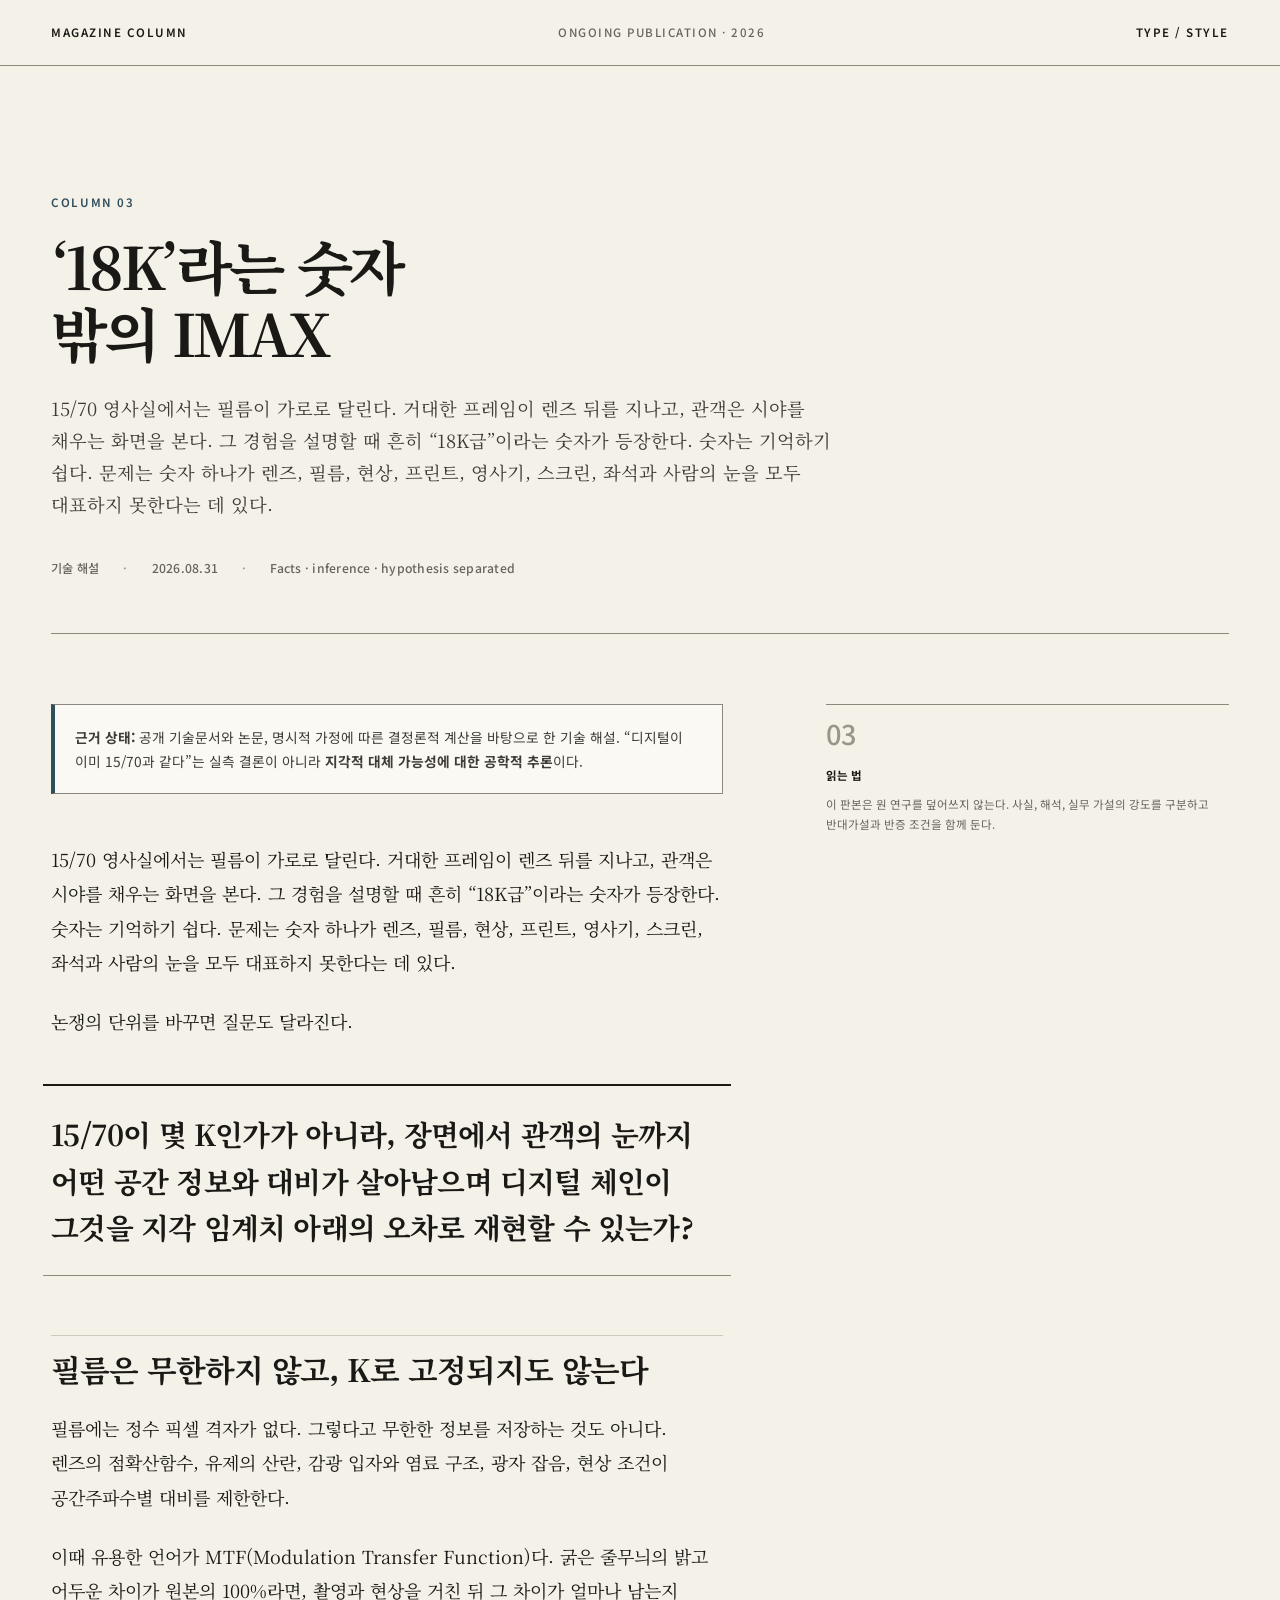
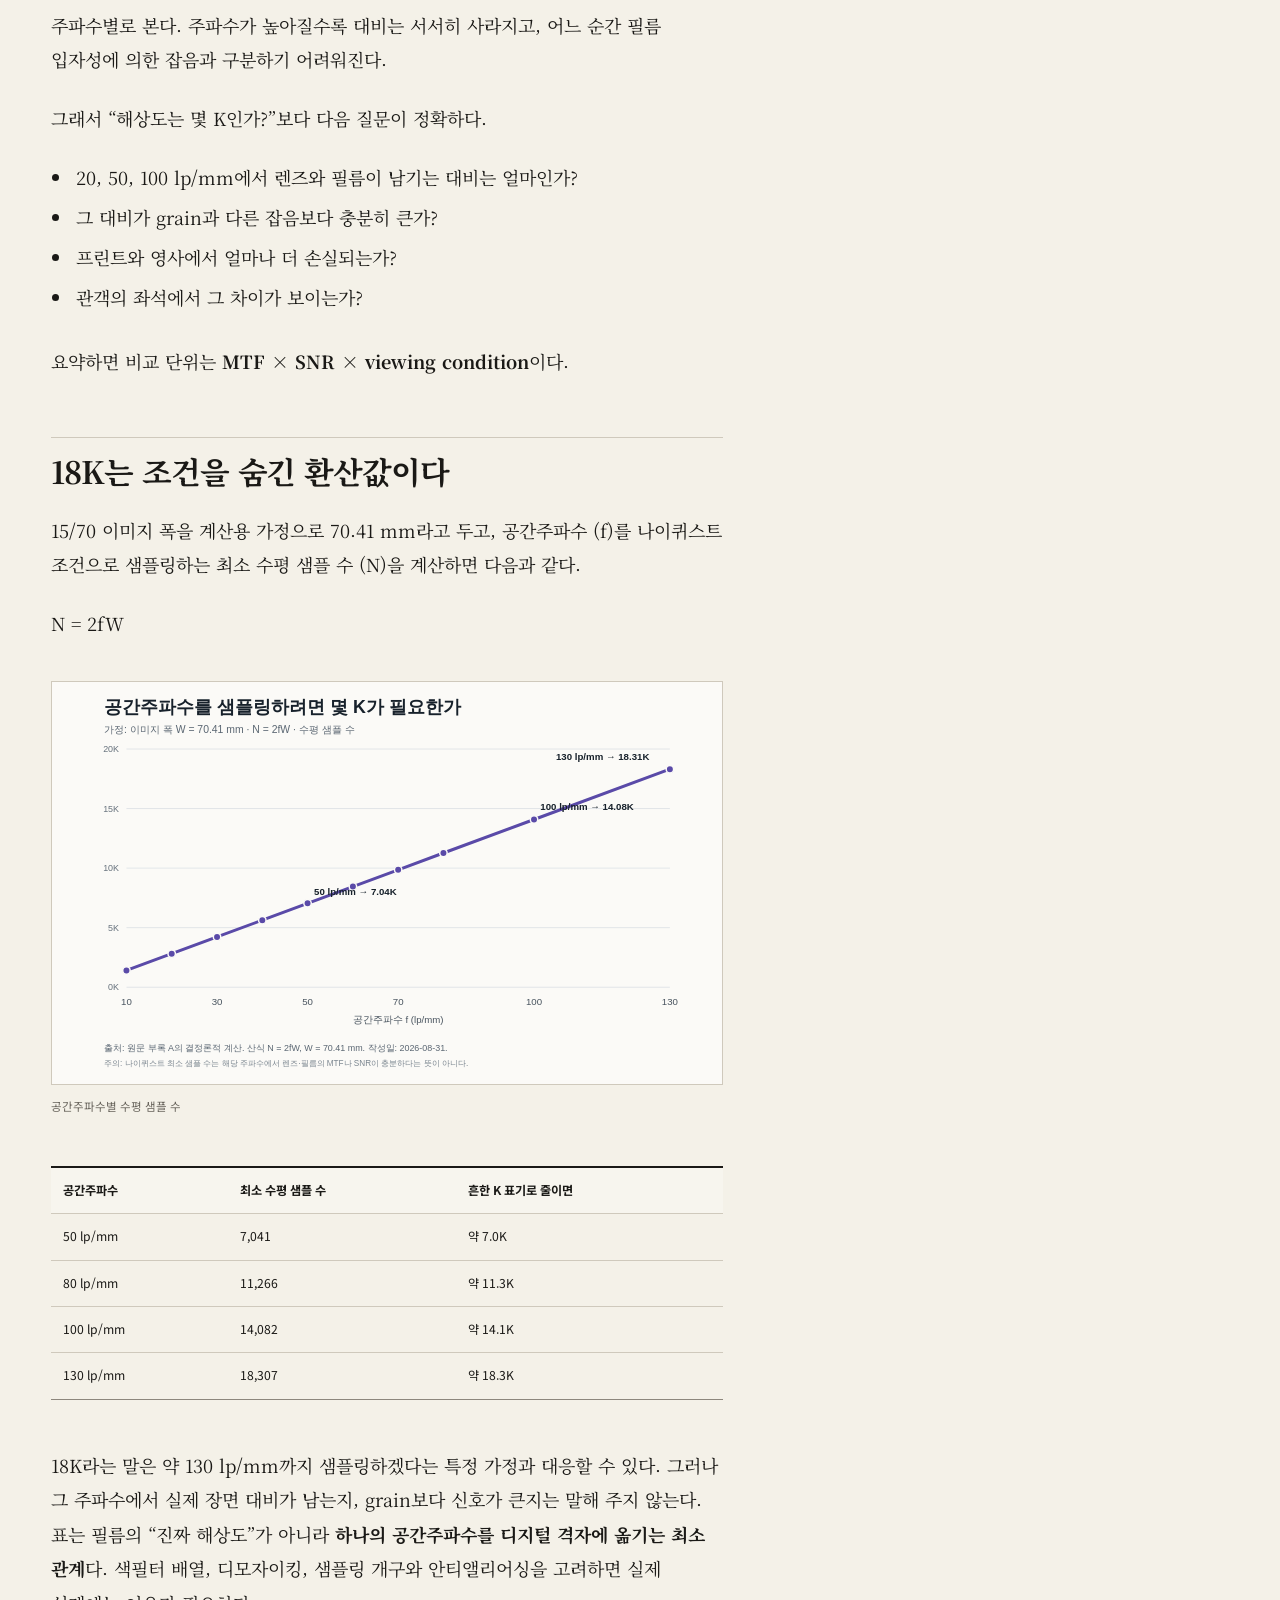
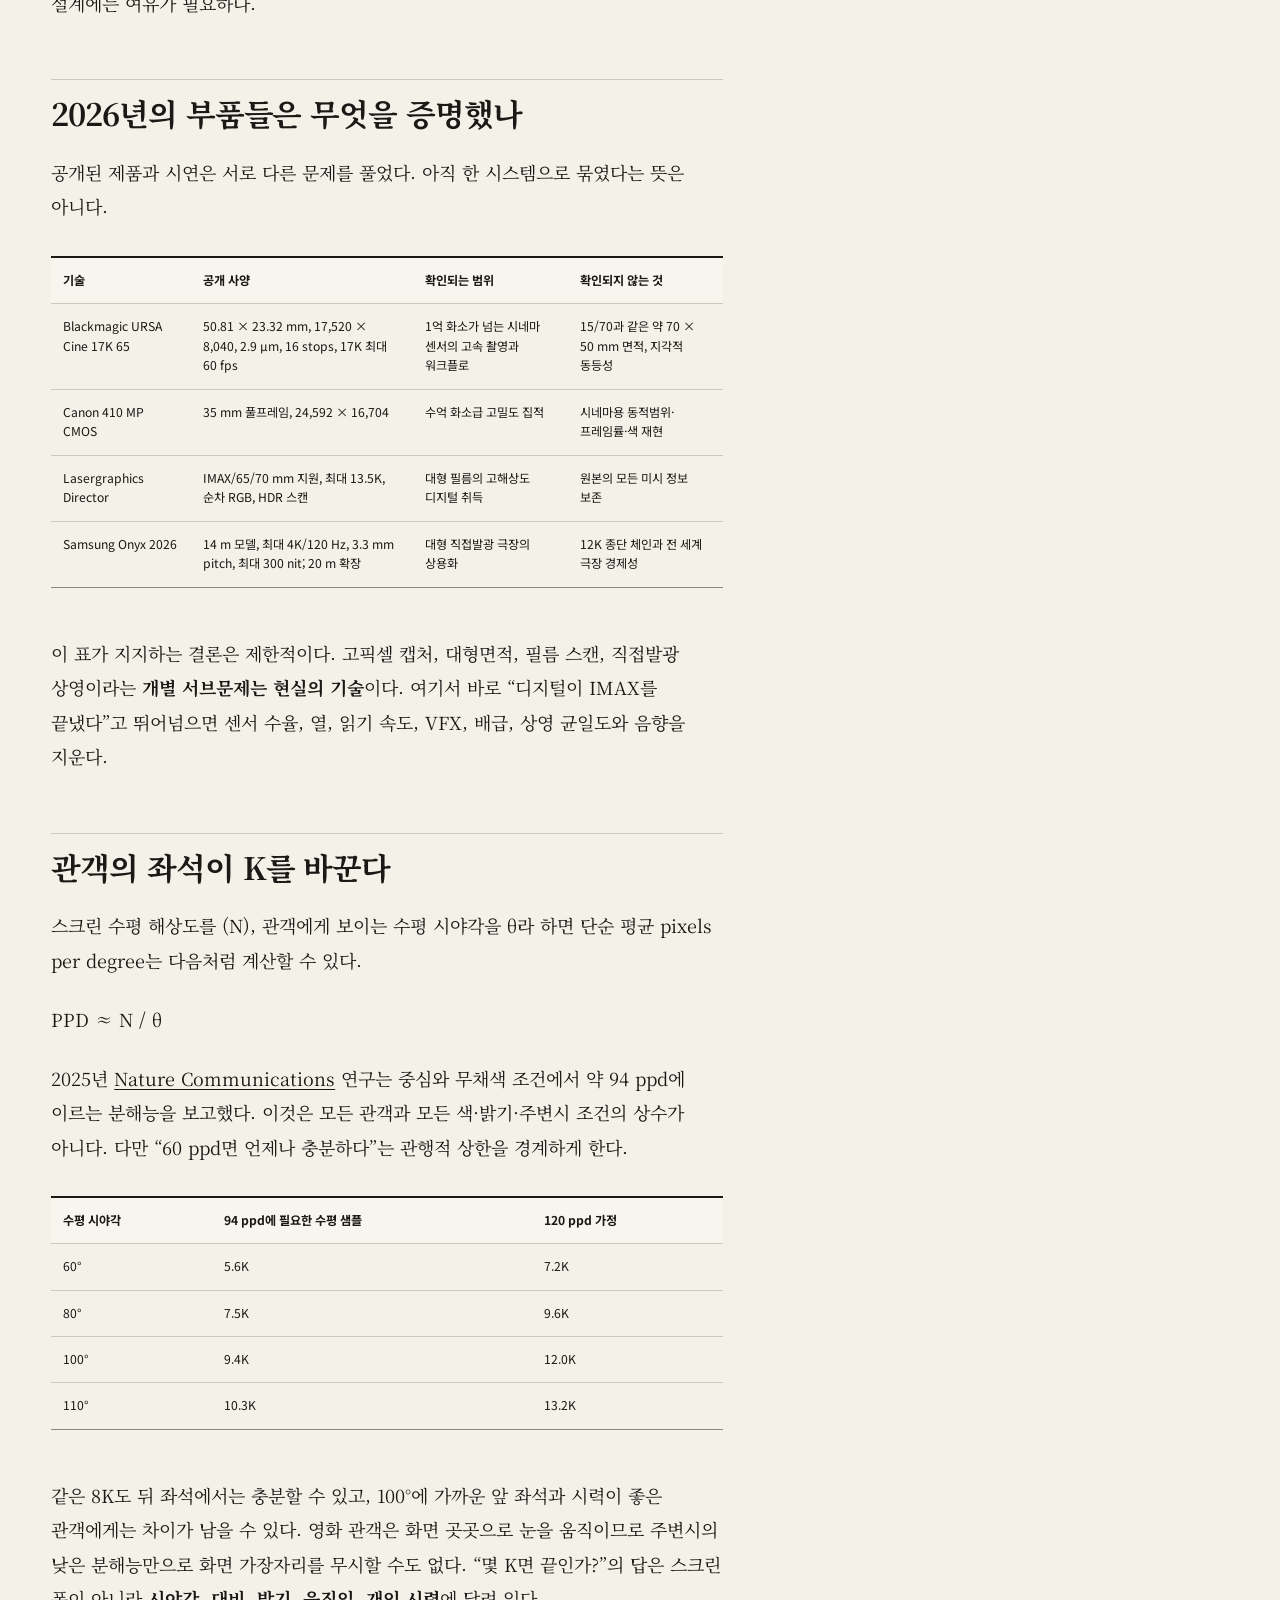
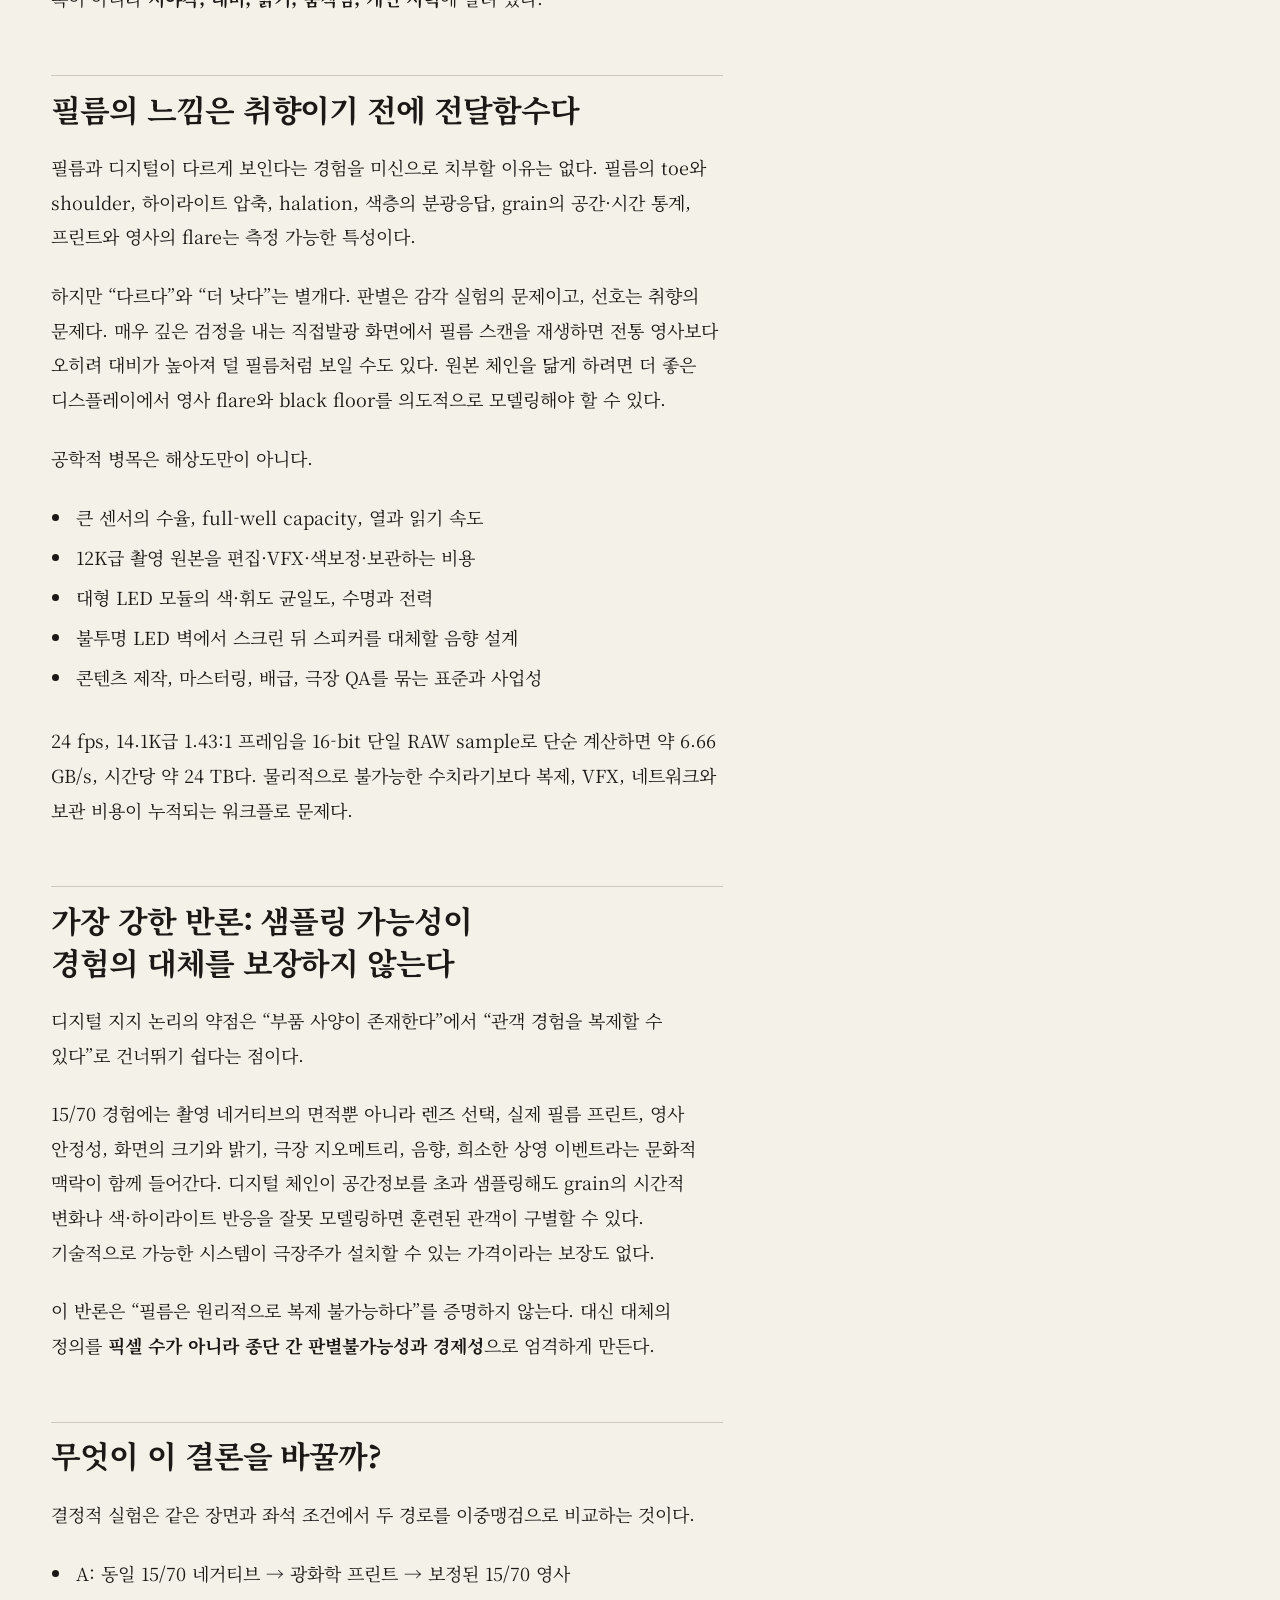
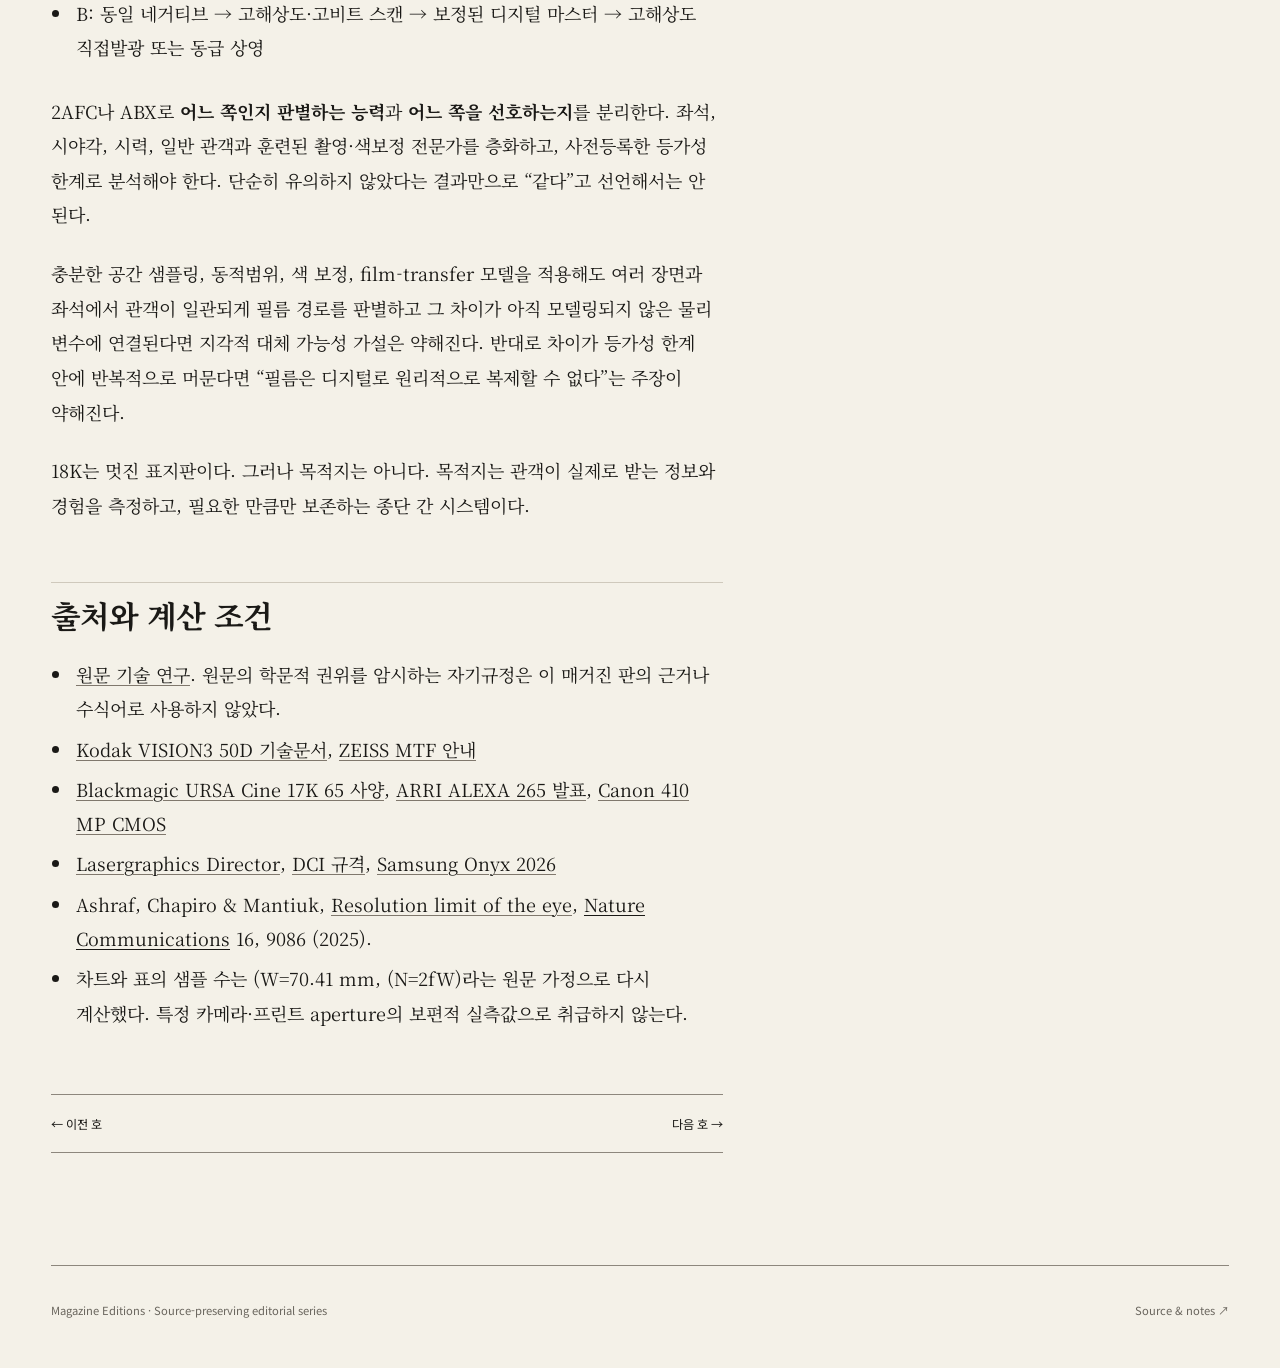
<file: docs/magazine/03-imax-1570-vs-digital.html>
<!doctype html>
<html lang="ko"><head><meta charset="utf-8"><meta name="viewport" content="width=device-width,initial-scale=1">
<title>‘18K’라는 숫자 밖의 IMAX — Magazine Editions</title><meta name="description" content="15/70 영사실에서는 필름이 가로로 달린다. 거대한 프레임이 렌즈 뒤를 지나고, 관객은 시야를 채우는 화면을 본다. 그 경험을 설명할 때 흔히 “18K급”이라는 숫자가 등장한다. 숫자는 기억하기 쉽다. 문제는 숫자 하나가 렌즈, 필름, 현상, 프린트, 영사기, 스크린, 좌석과">
<link rel="stylesheet" href="style.css"></head><body>
<header class="masthead"><a href="index.html">MAGAZINE COLUMN</a><span class="edition">Ongoing publication · 2026</span><a href="style-guide.html">TYPE / STYLE</a></header>
<main class="page">
<header class="article-header"><div class="kicker">COLUMN 03</div><h1 class="article-title">‘18K’라는 숫자 밖의 IMAX</h1><p class="deck">15/70 영사실에서는 필름이 가로로 달린다. 거대한 프레임이 렌즈 뒤를 지나고, 관객은 시야를 채우는 화면을 본다. 그 경험을 설명할 때 흔히 “18K급”이라는 숫자가 등장한다. 숫자는 기억하기 쉽다. 문제는 숫자 하나가 렌즈, 필름, 현상, 프린트, 영사기, 스크린, 좌석과 사람의 눈을 모두 대표하지 못한다는 데 있다.</p><div class="article-meta"><span>기술 해설</span><span>2026.08.31</span><span>Facts · inference · hypothesis separated</span></div></header>
<div class="article-grid"><article class="article-body"><aside class="evidence-note"><strong>근거 상태:</strong> 공개 기술문서와 논문, 명시적 가정에 따른 결정론적 계산을 바탕으로 한 기술 해설. “디지털이 이미 15/70과 같다”는 실측 결론이 아니라 <strong>지각적 대체 가능성에 대한 공학적 추론</strong>이다.</aside>
<p>15/70 영사실에서는 필름이 가로로 달린다. 거대한 프레임이 렌즈 뒤를 지나고, 관객은 시야를 채우는 화면을 본다. 그 경험을 설명할 때 흔히 “18K급”이라는 숫자가 등장한다. 숫자는 기억하기 쉽다. 문제는 숫자 하나가 렌즈, 필름, 현상, 프린트, 영사기, 스크린, 좌석과 사람의 눈을 모두 대표하지 못한다는 데 있다.</p>
<p>논쟁의 단위를 바꾸면 질문도 달라진다.</p>
<blockquote class="pullquote"><p><strong>15/70이 몇 K인가가 아니라, 장면에서 관객의 눈까지 어떤 공간 정보와 대비가 살아남으며 디지털 체인이 그것을 지각 임계치 아래의 오차로 재현할 수 있는가?</strong></p></blockquote>
<h2>필름은 무한하지 않고, K로 고정되지도 않는다</h2>
<p>필름에는 정수 픽셀 격자가 없다. 그렇다고 무한한 정보를 저장하는 것도 아니다. 렌즈의 점확산함수, 유제의 산란, 감광 입자와 염료 구조, 광자 잡음, 현상 조건이 공간주파수별 대비를 제한한다.</p>
<p>이때 유용한 언어가 MTF(Modulation Transfer Function)다. 굵은 줄무늬의 밝고 어두운 차이가 원본의 100%라면, 촬영과 현상을 거친 뒤 그 차이가 얼마나 남는지 주파수별로 본다. 주파수가 높아질수록 대비는 서서히 사라지고, 어느 순간 필름 입자성에 의한 잡음과 구분하기 어려워진다.</p>
<p>그래서 “해상도는 몇 K인가?”보다 다음 질문이 정확하다.</p>
<ul><li>20, 50, 100 lp/mm에서 렌즈와 필름이 남기는 대비는 얼마인가?</li><li>그 대비가 grain과 다른 잡음보다 충분히 큰가?</li><li>프린트와 영사에서 얼마나 더 손실되는가?</li><li>관객의 좌석에서 그 차이가 보이는가?</li></ul>
<p>요약하면 비교 단위는 <strong>MTF × SNR × viewing condition</strong>이다.</p>
<h2>18K는 조건을 숨긴 환산값이다</h2>
<p>15/70 이미지 폭을 계산용 가정으로 70.41 mm라고 두고, 공간주파수 (f)를 나이퀴스트 조건으로 샘플링하는 최소 수평 샘플 수 (N)을 계산하면 다음과 같다.</p>
<p> N = 2fW </p>
<figure class="figure"><img src="./assets/imax-sampling-by-spatial-frequency.svg" alt="공간주파수별 수평 샘플 수"><figcaption>공간주파수별 수평 샘플 수</figcaption></figure>
<div class="table-wrap"><table><thead><tr><th>공간주파수</th><th>최소 수평 샘플 수</th><th>흔한 K 표기로 줄이면</th></tr></thead><tbody><tr><td>50 lp/mm</td><td>7,041</td><td>약 7.0K</td></tr><tr><td>80 lp/mm</td><td>11,266</td><td>약 11.3K</td></tr><tr><td>100 lp/mm</td><td>14,082</td><td>약 14.1K</td></tr><tr><td>130 lp/mm</td><td>18,307</td><td>약 18.3K</td></tr></tbody></table></div>
<p>18K라는 말은 약 130 lp/mm까지 샘플링하겠다는 특정 가정과 대응할 수 있다. 그러나 그 주파수에서 실제 장면 대비가 남는지, grain보다 신호가 큰지는 말해 주지 않는다. 표는 필름의 “진짜 해상도”가 아니라 <strong>하나의 공간주파수를 디지털 격자에 옮기는 최소 관계</strong>다. 색필터 배열, 디모자이킹, 샘플링 개구와 안티앨리어싱을 고려하면 실제 설계에는 여유가 필요하다.</p>
<h2>2026년의 부품들은 무엇을 증명했나</h2>
<p>공개된 제품과 시연은 서로 다른 문제를 풀었다. 아직 한 시스템으로 묶였다는 뜻은 아니다.</p>
<div class="table-wrap"><table><thead><tr><th>기술</th><th>공개 사양</th><th>확인되는 범위</th><th>확인되지 않는 것</th></tr></thead><tbody><tr><td>Blackmagic URSA Cine 17K 65</td><td>50.81 × 23.32 mm, 17,520 × 8,040, 2.9 μm, 16 stops, 17K 최대 60 fps</td><td>1억 화소가 넘는 시네마 센서의 고속 촬영과 워크플로</td><td>15/70과 같은 약 70 × 50 mm 면적, 지각적 동등성</td></tr><tr><td>Canon 410 MP CMOS</td><td>35 mm 풀프레임, 24,592 × 16,704</td><td>수억 화소급 고밀도 집적</td><td>시네마용 동적범위·프레임률·색 재현</td></tr><tr><td>Lasergraphics Director</td><td>IMAX/65/70 mm 지원, 최대 13.5K, 순차 RGB, HDR 스캔</td><td>대형 필름의 고해상도 디지털 취득</td><td>원본의 모든 미시 정보 보존</td></tr><tr><td>Samsung Onyx 2026</td><td>14 m 모델, 최대 4K/120 Hz, 3.3 mm pitch, 최대 300 nit; 20 m 확장</td><td>대형 직접발광 극장의 상용화</td><td>12K 종단 체인과 전 세계 극장 경제성</td></tr></tbody></table></div>
<p>이 표가 지지하는 결론은 제한적이다. 고픽셀 캡처, 대형면적, 필름 스캔, 직접발광 상영이라는 <strong>개별 서브문제는 현실의 기술</strong>이다. 여기서 바로 “디지털이 IMAX를 끝냈다”고 뛰어넘으면 센서 수율, 열, 읽기 속도, VFX, 배급, 상영 균일도와 음향을 지운다.</p>
<h2>관객의 좌석이 K를 바꾼다</h2>
<p>스크린 수평 해상도를 (N), 관객에게 보이는 수평 시야각을 θ라 하면 단순 평균 pixels per degree는 다음처럼 계산할 수 있다.</p>
<p> PPD ≈ N / θ </p>
<p>2025년 <em>Nature Communications</em> 연구는 중심와 무채색 조건에서 약 94 ppd에 이르는 분해능을 보고했다. 이것은 모든 관객과 모든 색·밝기·주변시 조건의 상수가 아니다. 다만 “60 ppd면 언제나 충분하다”는 관행적 상한을 경계하게 한다.</p>
<div class="table-wrap"><table><thead><tr><th>수평 시야각</th><th>94 ppd에 필요한 수평 샘플</th><th>120 ppd 가정</th></tr></thead><tbody><tr><td>60°</td><td>5.6K</td><td>7.2K</td></tr><tr><td>80°</td><td>7.5K</td><td>9.6K</td></tr><tr><td>100°</td><td>9.4K</td><td>12.0K</td></tr><tr><td>110°</td><td>10.3K</td><td>13.2K</td></tr></tbody></table></div>
<p>같은 8K도 뒤 좌석에서는 충분할 수 있고, 100°에 가까운 앞 좌석과 시력이 좋은 관객에게는 차이가 남을 수 있다. 영화 관객은 화면 곳곳으로 눈을 움직이므로 주변시의 낮은 분해능만으로 화면 가장자리를 무시할 수도 없다. “몇 K면 끝인가?”의 답은 스크린 폭이 아니라 <strong>시야각, 대비, 밝기, 움직임, 개인 시력</strong>에 달려 있다.</p>
<h2>필름의 느낌은 취향이기 전에 전달함수다</h2>
<p>필름과 디지털이 다르게 보인다는 경험을 미신으로 치부할 이유는 없다. 필름의 toe와 shoulder, 하이라이트 압축, halation, 색층의 분광응답, grain의 공간·시간 통계, 프린트와 영사의 flare는 측정 가능한 특성이다.</p>
<p>하지만 “다르다”와 “더 낫다”는 별개다. 판별은 감각 실험의 문제이고, 선호는 취향의 문제다. 매우 깊은 검정을 내는 직접발광 화면에서 필름 스캔을 재생하면 전통 영사보다 오히려 대비가 높아져 덜 필름처럼 보일 수도 있다. 원본 체인을 닮게 하려면 더 좋은 디스플레이에서 영사 flare와 black floor를 의도적으로 모델링해야 할 수 있다.</p>
<p>공학적 병목은 해상도만이 아니다.</p>
<ul><li>큰 센서의 수율, full-well capacity, 열과 읽기 속도</li><li>12K급 촬영 원본을 편집·VFX·색보정·보관하는 비용</li><li>대형 LED 모듈의 색·휘도 균일도, 수명과 전력</li><li>불투명 LED 벽에서 스크린 뒤 스피커를 대체할 음향 설계</li><li>콘텐츠 제작, 마스터링, 배급, 극장 QA를 묶는 표준과 사업성</li></ul>
<p>24 fps, 14.1K급 1.43:1 프레임을 16-bit 단일 RAW sample로 단순 계산하면 약 6.66 GB/s, 시간당 약 24 TB다. 물리적으로 불가능한 수치라기보다 복제, VFX, 네트워크와 보관 비용이 누적되는 워크플로 문제다.</p>
<h2>가장 강한 반론: 샘플링 가능성이 경험의 대체를 보장하지 않는다</h2>
<p>디지털 지지 논리의 약점은 “부품 사양이 존재한다”에서 “관객 경험을 복제할 수 있다”로 건너뛰기 쉽다는 점이다.</p>
<p>15/70 경험에는 촬영 네거티브의 면적뿐 아니라 렌즈 선택, 실제 필름 프린트, 영사 안정성, 화면의 크기와 밝기, 극장 지오메트리, 음향, 희소한 상영 이벤트라는 문화적 맥락이 함께 들어간다. 디지털 체인이 공간정보를 초과 샘플링해도 grain의 시간적 변화나 색·하이라이트 반응을 잘못 모델링하면 훈련된 관객이 구별할 수 있다. 기술적으로 가능한 시스템이 극장주가 설치할 수 있는 가격이라는 보장도 없다.</p>
<p>이 반론은 “필름은 원리적으로 복제 불가능하다”를 증명하지 않는다. 대신 대체의 정의를 <strong>픽셀 수가 아니라 종단 간 판별불가능성과 경제성</strong>으로 엄격하게 만든다.</p>
<h2>무엇이 이 결론을 바꿀까?</h2>
<p>결정적 실험은 같은 장면과 좌석 조건에서 두 경로를 이중맹검으로 비교하는 것이다.</p>
<ul><li>A: 동일 15/70 네거티브 → 광화학 프린트 → 보정된 15/70 영사</li><li>B: 동일 네거티브 → 고해상도·고비트 스캔 → 보정된 디지털 마스터 → 고해상도 직접발광 또는 동급 상영</li></ul>
<p>2AFC나 ABX로 <strong>어느 쪽인지 판별하는 능력</strong>과 <strong>어느 쪽을 선호하는지</strong>를 분리한다. 좌석, 시야각, 시력, 일반 관객과 훈련된 촬영·색보정 전문가를 층화하고, 사전등록한 등가성 한계로 분석해야 한다. 단순히 유의하지 않았다는 결과만으로 “같다”고 선언해서는 안 된다.</p>
<p>충분한 공간 샘플링, 동적범위, 색 보정, film-transfer 모델을 적용해도 여러 장면과 좌석에서 관객이 일관되게 필름 경로를 판별하고 그 차이가 아직 모델링되지 않은 물리 변수에 연결된다면 지각적 대체 가능성 가설은 약해진다. 반대로 차이가 등가성 한계 안에 반복적으로 머문다면 “필름은 디지털로 원리적으로 복제할 수 없다”는 주장이 약해진다.</p>
<p>18K는 멋진 표지판이다. 그러나 목적지는 아니다. 목적지는 관객이 실제로 받는 정보와 경험을 측정하고, 필요한 만큼만 보존하는 종단 간 시스템이다.</p>
<h2>출처와 계산 조건</h2>
<ul><li><a href="https://github.com/kwj8677/gpt/blob/main/papers/imax-digital-equivalence.ko.md">원문 기술 연구</a>. 원문의 학문적 권위를 암시하는 자기규정은 이 매거진 판의 근거나 수식어로 사용하지 않았다.</li><li><a href="https://www.kodak.com/content/pdfs/motion/KODAK-VISION3-50D-5203-7203-technical-information.pdf">Kodak VISION3 50D 기술문서</a>, <a href="https://lenspire.zeiss.com/photo/app/uploads/2018/04/Article-MTF-2008-EN.pdf">ZEISS MTF 안내</a></li><li><a href="https://www.blackmagicdesign.com/kr/products/blackmagicursacine/techspecs">Blackmagic URSA Cine 17K 65 사양</a>, <a href="https://www.arri.com/en/company/press/press-releases-2024/arri-announces-the-small-and-lightweight-alexa-265-camera-revolutionizing-65-mm-cinematography">ARRI ALEXA 265 발표</a>, <a href="https://global.canon/en/news/2025/20250122.html">Canon 410 MP CMOS</a></li><li><a href="https://lasergraphics.com/director.html">Lasergraphics Director</a>, <a href="https://www.dcimovies.com/dci-specification/">DCI 규격</a>, <a href="https://news.samsung.com/global/samsung-introduces-14-meter-onyx-cinema-led-display-at-cinemacon-2026">Samsung Onyx 2026</a></li><li>Ashraf, Chapiro &amp; Mantiuk, <a href="https://doi.org/10.1038/s41467-025-64679-2">Resolution limit of the eye</a>, <em>Nature Communications</em> 16, 9086 (2025).</li><li>차트와 표의 샘플 수는 (W=70.41 mm, (N=2fW)라는 원문 가정으로 다시 계산했다. 특정 카메라·프린트 aperture의 보편적 실측값으로 취급하지 않는다.</li></ul><nav class="issue-nav"><a href="02-objective-lock.html">← 이전 호</a><a href="04-bitcoin-exit-liquidity-2026-08.html">다음 호 →</a></nav></article>
<aside class="margin-note"><span class="folio">03</span><div><strong>읽는 법</strong>이 판본은 원 연구를 덮어쓰지 않는다. 사실, 해석, 실무 가설의 강도를 구분하고 반대가설과 반증 조건을 함께 둔다.</div></aside></div>
</main><footer class="page site-footer"><span>Magazine Editions · Source-preserving editorial series</span><span><a href="https://github.com/kwj8677/gpt/tree/main/magazine">Source & notes ↗</a></span></footer></body></html>
</file>
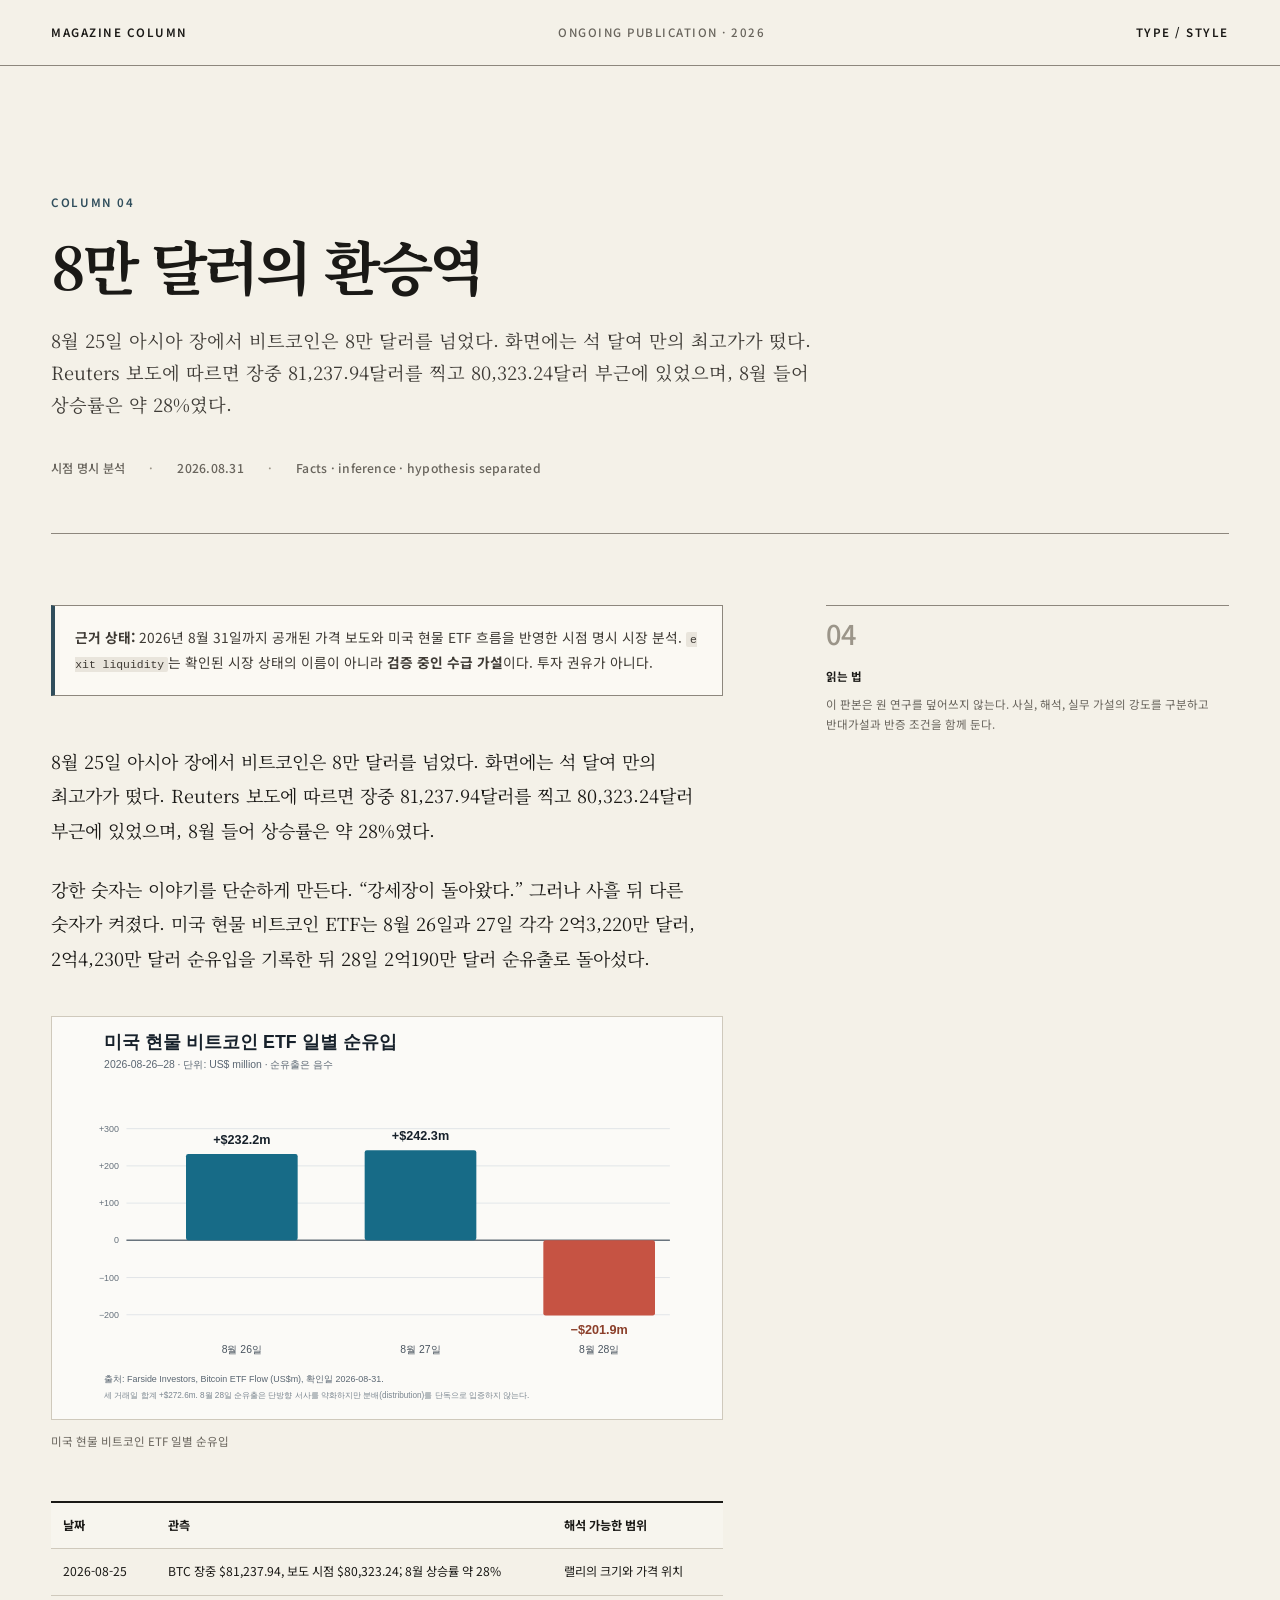
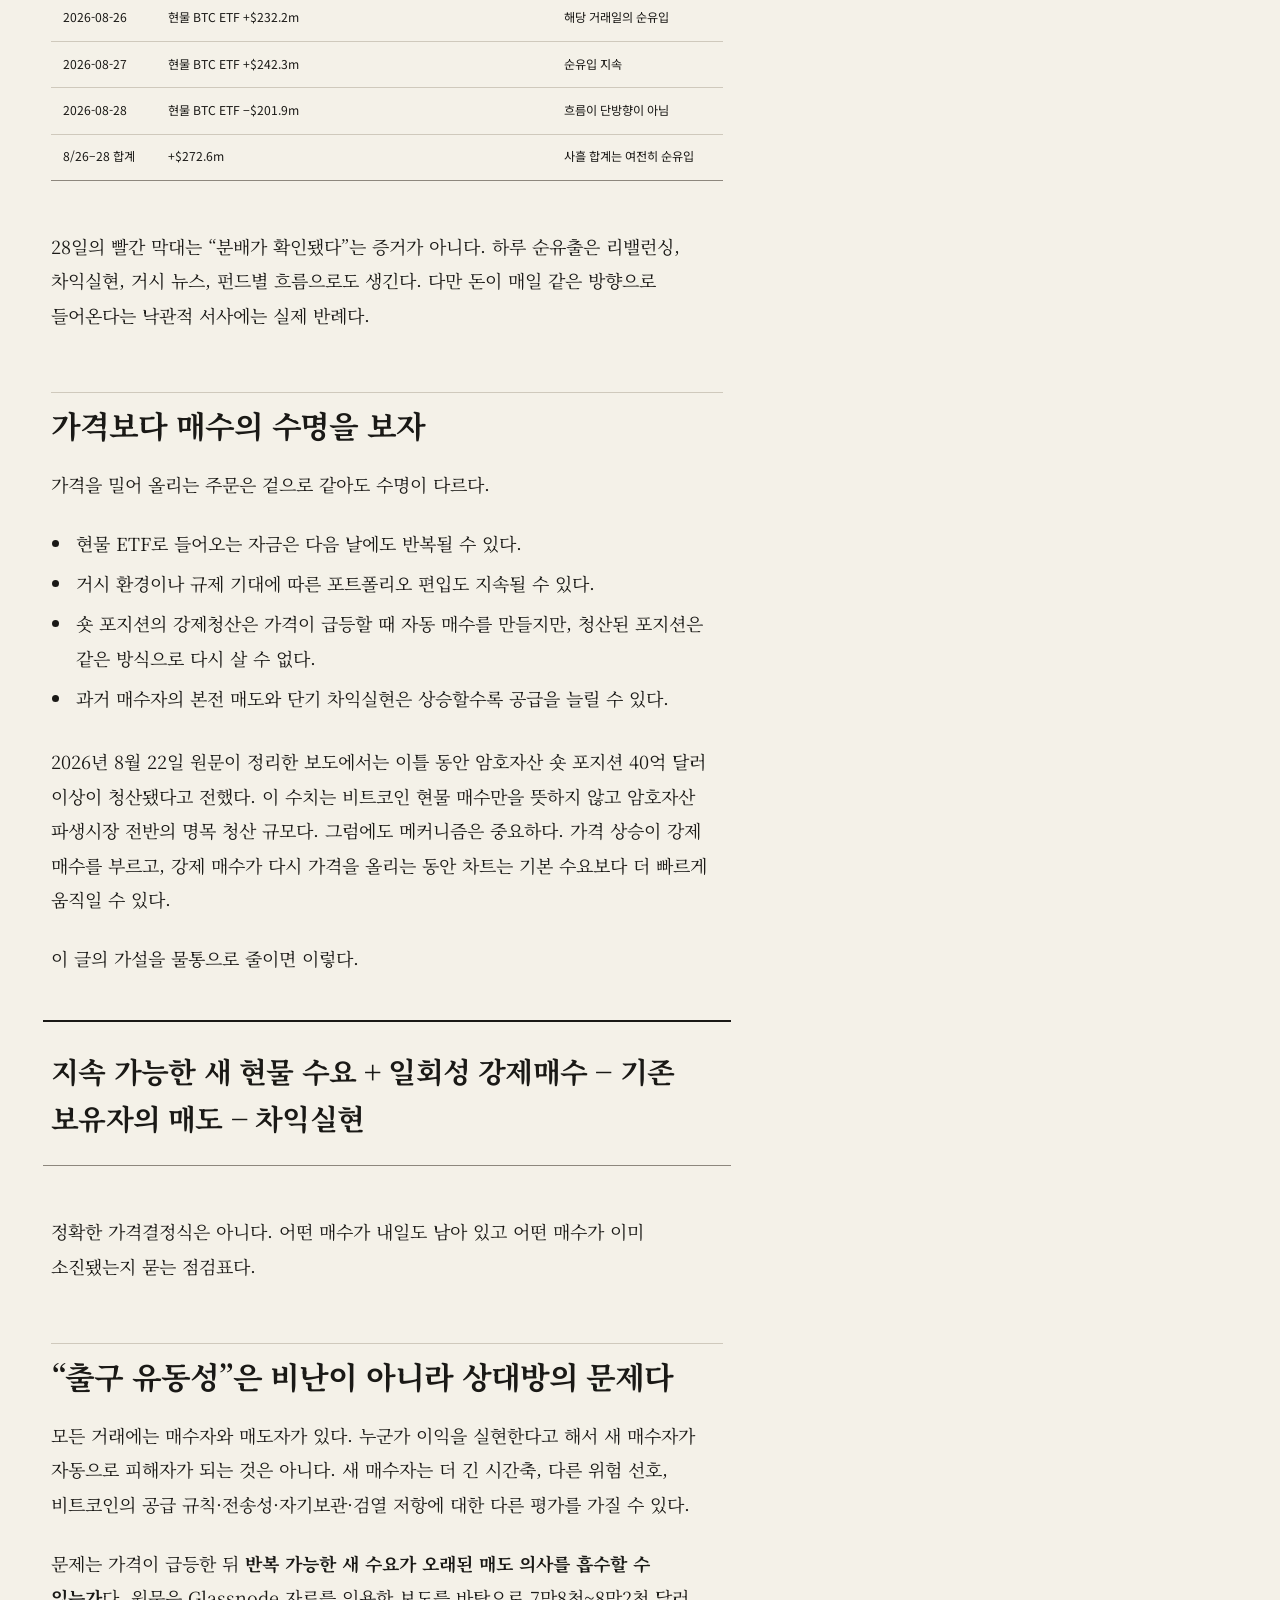
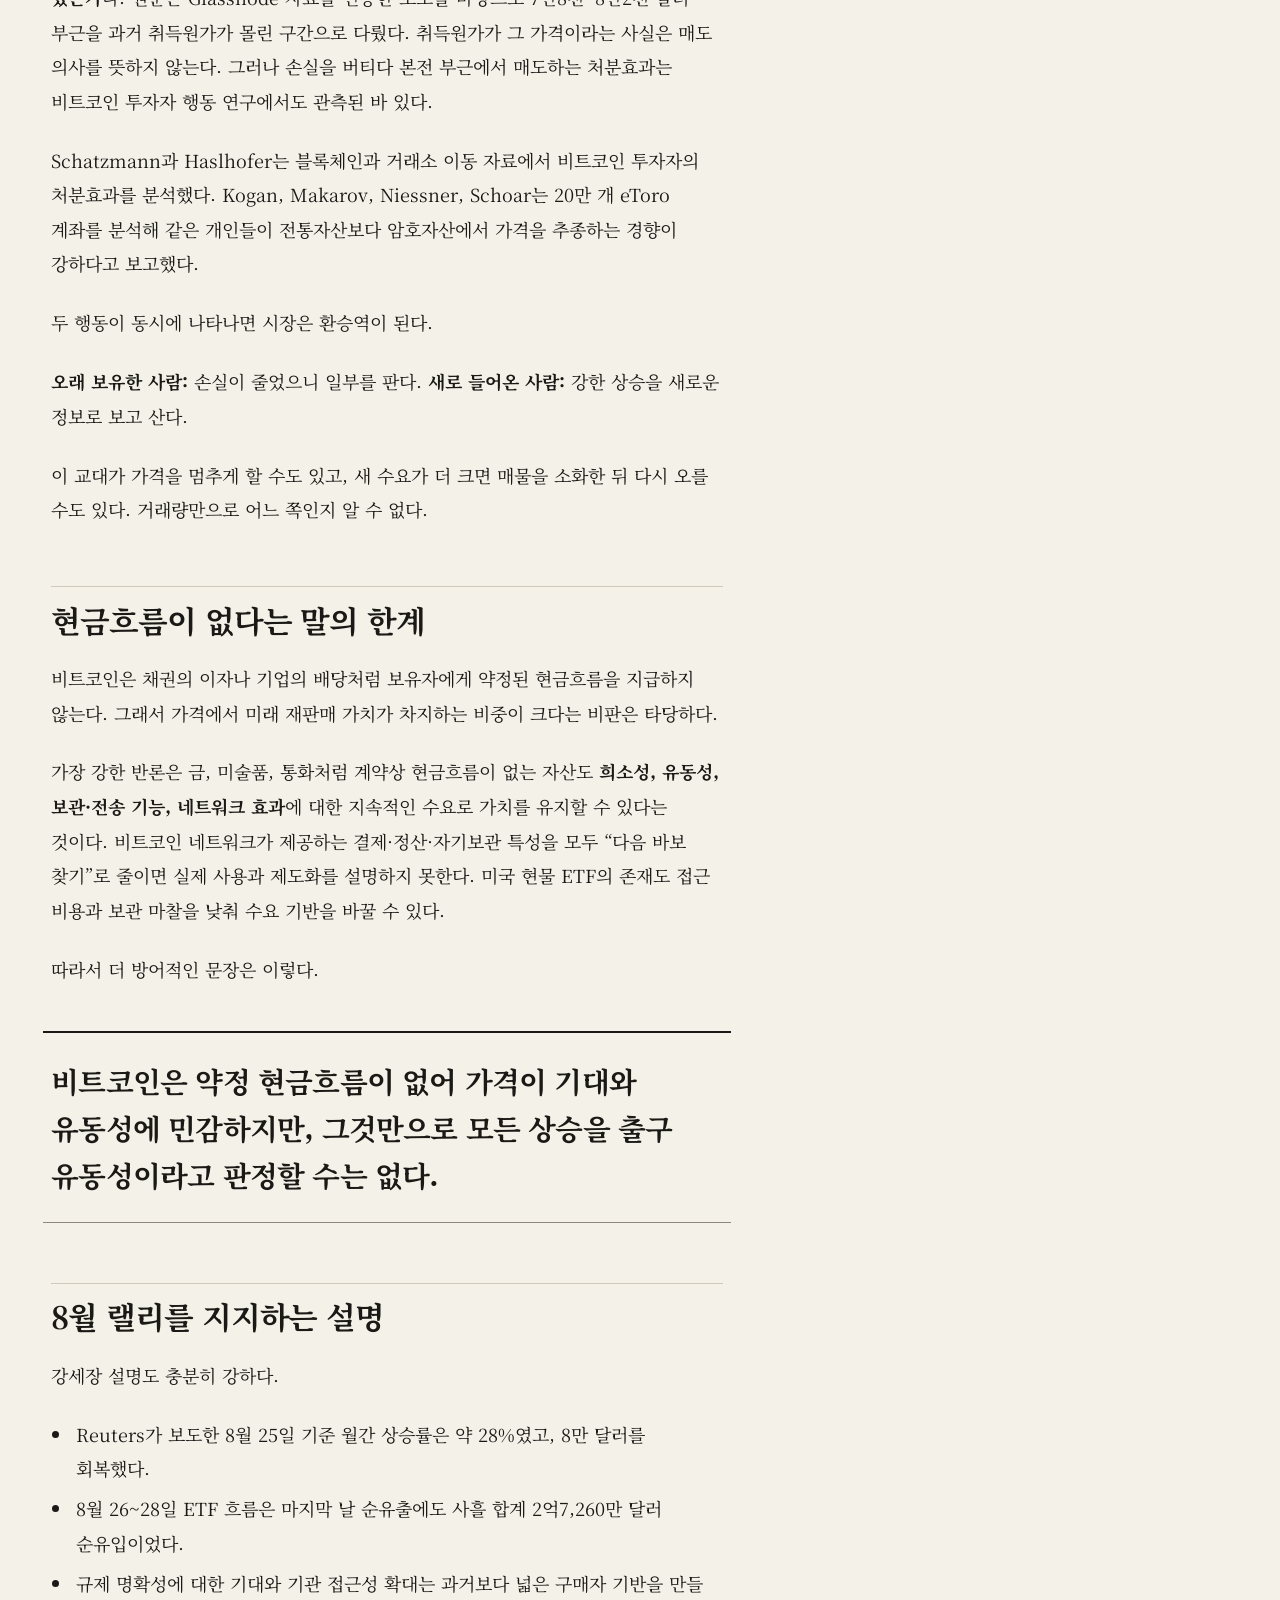
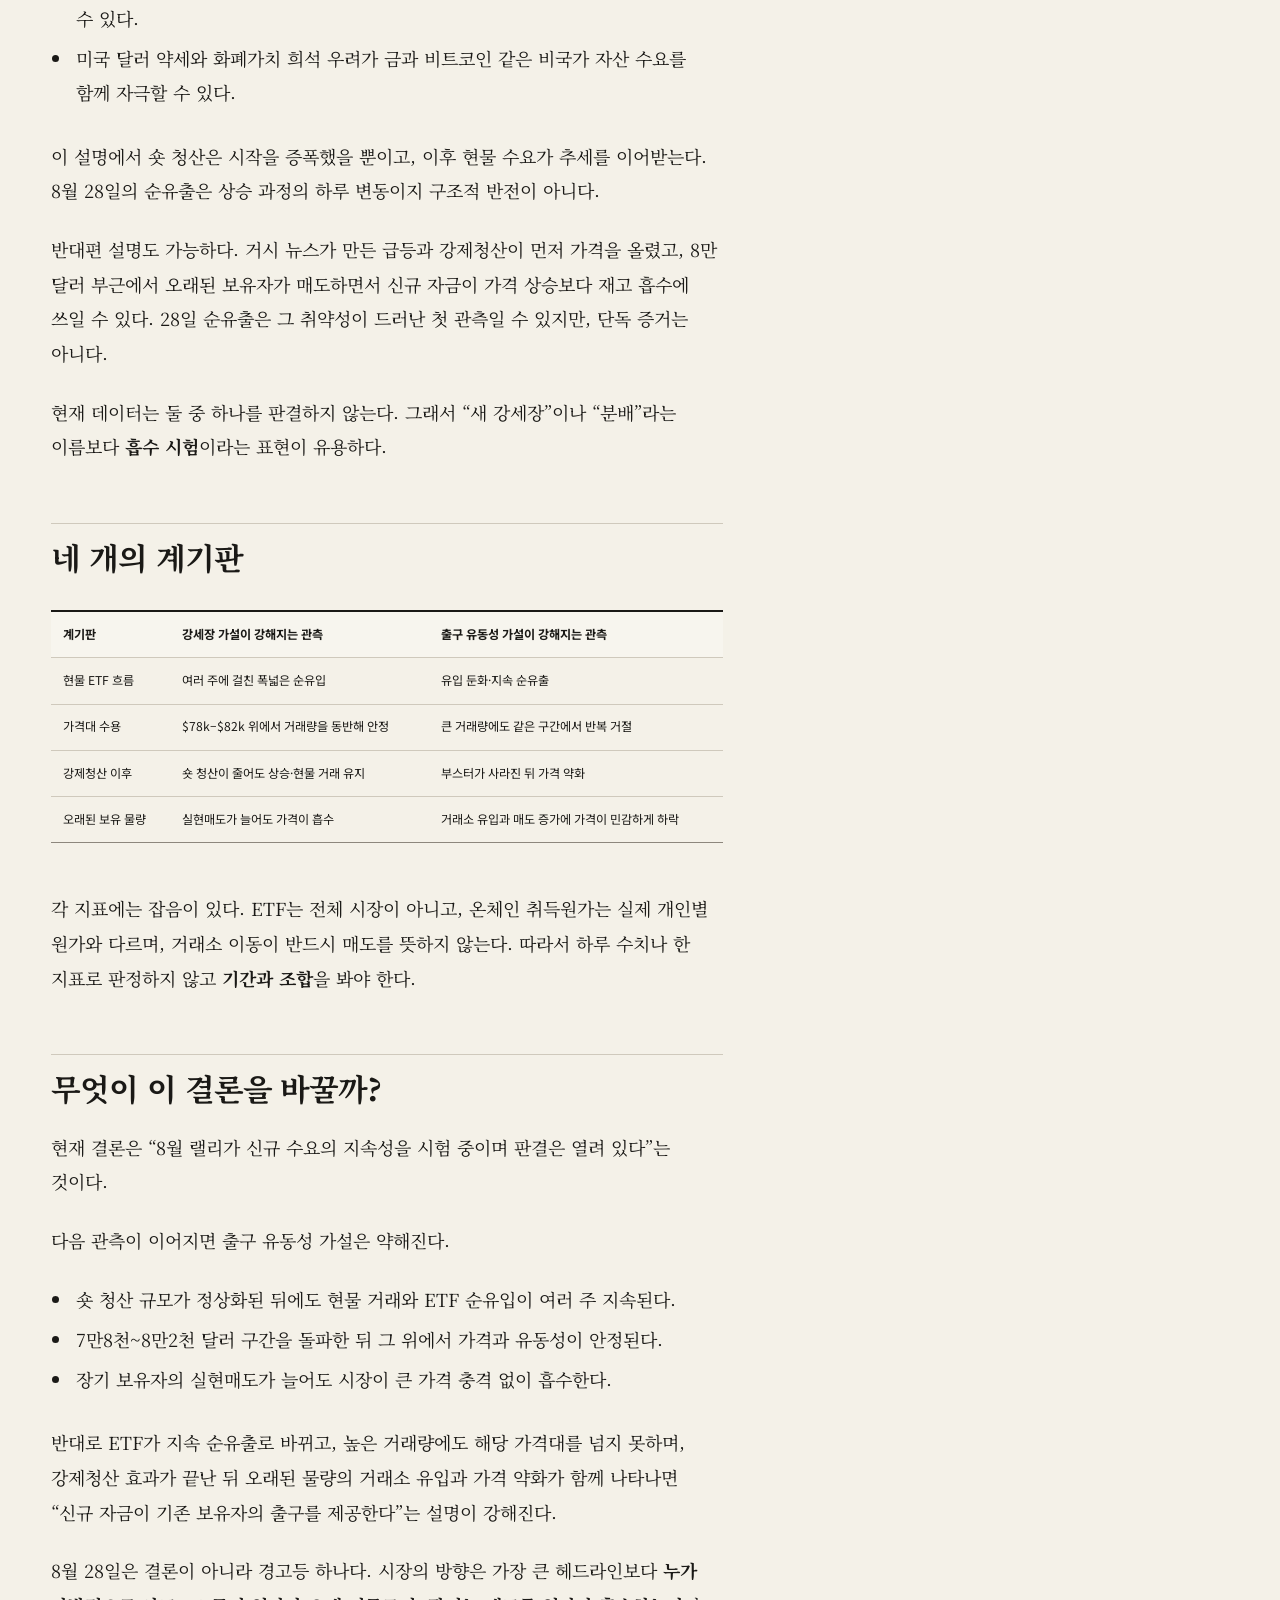
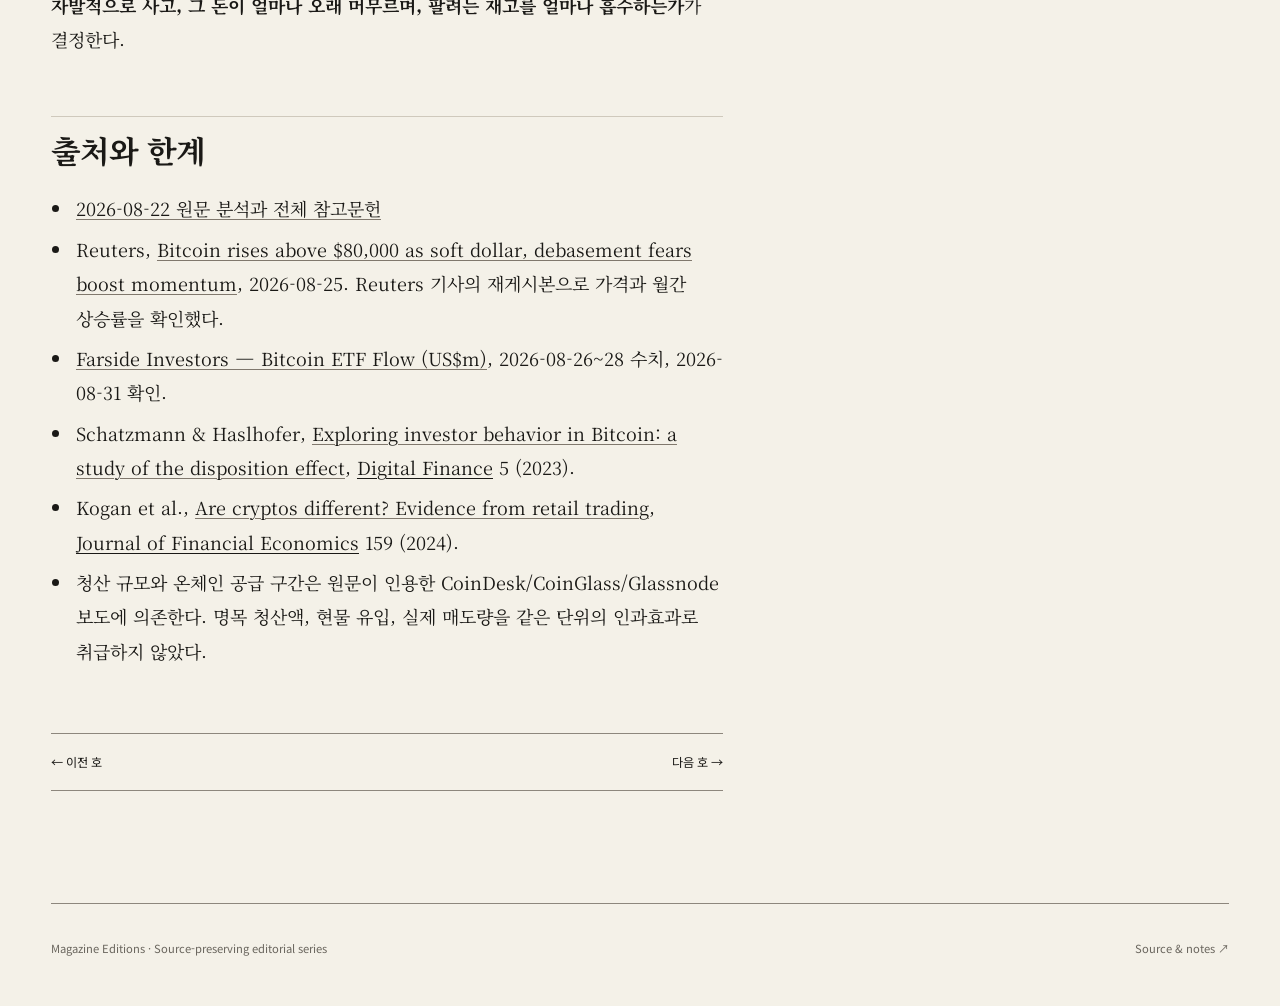
<file: docs/magazine/04-bitcoin-exit-liquidity-2026-08.html>
<!doctype html>
<html lang="ko"><head><meta charset="utf-8"><meta name="viewport" content="width=device-width,initial-scale=1">
<title>8만 달러의 환승역 — Magazine Editions</title><meta name="description" content="8월 25일 아시아 장에서 비트코인은 8만 달러를 넘었다. 화면에는 석 달여 만의 최고가가 떴다. Reuters 보도에 따르면 장중 81,237.94달러를 찍고 80,323.24달러 부근에 있었으며, 8월 들어 상승률은 약 28%였다.">
<link rel="stylesheet" href="style.css"></head><body>
<header class="masthead"><a href="index.html">MAGAZINE COLUMN</a><span class="edition">Ongoing publication · 2026</span><a href="style-guide.html">TYPE / STYLE</a></header>
<main class="page">
<header class="article-header"><div class="kicker">COLUMN 04</div><h1 class="article-title">8만 달러의 환승역</h1><p class="deck">8월 25일 아시아 장에서 비트코인은 8만 달러를 넘었다. 화면에는 석 달여 만의 최고가가 떴다. Reuters 보도에 따르면 장중 81,237.94달러를 찍고 80,323.24달러 부근에 있었으며, 8월 들어 상승률은 약 28%였다.</p><div class="article-meta"><span>시점 명시 분석</span><span>2026.08.31</span><span>Facts · inference · hypothesis separated</span></div></header>
<div class="article-grid"><article class="article-body"><aside class="evidence-note"><strong>근거 상태:</strong> 2026년 8월 31일까지 공개된 가격 보도와 미국 현물 ETF 흐름을 반영한 시점 명시 시장 분석. <code>exit liquidity</code>는 확인된 시장 상태의 이름이 아니라 <strong>검증 중인 수급 가설</strong>이다. 투자 권유가 아니다.</aside>
<p>8월 25일 아시아 장에서 비트코인은 8만 달러를 넘었다. 화면에는 석 달여 만의 최고가가 떴다. Reuters 보도에 따르면 장중 81,237.94달러를 찍고 80,323.24달러 부근에 있었으며, 8월 들어 상승률은 약 28%였다.</p>
<p>강한 숫자는 이야기를 단순하게 만든다. “강세장이 돌아왔다.” 그러나 사흘 뒤 다른 숫자가 켜졌다. 미국 현물 비트코인 ETF는 8월 26일과 27일 각각 2억3,220만 달러, 2억4,230만 달러 순유입을 기록한 뒤 28일 2억190만 달러 순유출로 돌아섰다.</p>
<figure class="figure"><img src="./assets/bitcoin-etf-flows-2026-08-26-28.svg" alt="미국 현물 비트코인 ETF 일별 순유입"><figcaption>미국 현물 비트코인 ETF 일별 순유입</figcaption></figure>
<div class="table-wrap"><table><thead><tr><th>날짜</th><th>관측</th><th>해석 가능한 범위</th></tr></thead><tbody><tr><td>2026-08-25</td><td>BTC 장중 $81,237.94, 보도 시점 $80,323.24; 8월 상승률 약 28%</td><td>랠리의 크기와 가격 위치</td></tr><tr><td>2026-08-26</td><td>현물 BTC ETF +$232.2m</td><td>해당 거래일의 순유입</td></tr><tr><td>2026-08-27</td><td>현물 BTC ETF +$242.3m</td><td>순유입 지속</td></tr><tr><td>2026-08-28</td><td>현물 BTC ETF −$201.9m</td><td>흐름이 단방향이 아님</td></tr><tr><td>8/26–28 합계</td><td>+$272.6m</td><td>사흘 합계는 여전히 순유입</td></tr></tbody></table></div>
<p>28일의 빨간 막대는 “분배가 확인됐다”는 증거가 아니다. 하루 순유출은 리밸런싱, 차익실현, 거시 뉴스, 펀드별 흐름으로도 생긴다. 다만 돈이 매일 같은 방향으로 들어온다는 낙관적 서사에는 실제 반례다.</p>
<h2>가격보다 매수의 수명을 보자</h2>
<p>가격을 밀어 올리는 주문은 겉으로 같아도 수명이 다르다.</p>
<ul><li>현물 ETF로 들어오는 자금은 다음 날에도 반복될 수 있다.</li><li>거시 환경이나 규제 기대에 따른 포트폴리오 편입도 지속될 수 있다.</li><li>숏 포지션의 강제청산은 가격이 급등할 때 자동 매수를 만들지만, 청산된 포지션은 같은 방식으로 다시 살 수 없다.</li><li>과거 매수자의 본전 매도와 단기 차익실현은 상승할수록 공급을 늘릴 수 있다.</li></ul>
<p>2026년 8월 22일 원문이 정리한 보도에서는 이틀 동안 암호자산 숏 포지션 40억 달러 이상이 청산됐다고 전했다. 이 수치는 비트코인 현물 매수만을 뜻하지 않고 암호자산 파생시장 전반의 명목 청산 규모다. 그럼에도 메커니즘은 중요하다. 가격 상승이 강제 매수를 부르고, 강제 매수가 다시 가격을 올리는 동안 차트는 기본 수요보다 더 빠르게 움직일 수 있다.</p>
<p>이 글의 가설을 물통으로 줄이면 이렇다.</p>
<blockquote class="pullquote"><p><strong>지속 가능한 새 현물 수요 + 일회성 강제매수 − 기존 보유자의 매도 − 차익실현</strong></p></blockquote>
<p>정확한 가격결정식은 아니다. 어떤 매수가 내일도 남아 있고 어떤 매수가 이미 소진됐는지 묻는 점검표다.</p>
<h2>“출구 유동성”은 비난이 아니라 상대방의 문제다</h2>
<p>모든 거래에는 매수자와 매도자가 있다. 누군가 이익을 실현한다고 해서 새 매수자가 자동으로 피해자가 되는 것은 아니다. 새 매수자는 더 긴 시간축, 다른 위험 선호, 비트코인의 공급 규칙·전송성·자기보관·검열 저항에 대한 다른 평가를 가질 수 있다.</p>
<p>문제는 가격이 급등한 뒤 <strong>반복 가능한 새 수요가 오래된 매도 의사를 흡수할 수 있는가</strong>다. 원문은 Glassnode 자료를 인용한 보도를 바탕으로 7만8천~8만2천 달러 부근을 과거 취득원가가 몰린 구간으로 다뤘다. 취득원가가 그 가격이라는 사실은 매도 의사를 뜻하지 않는다. 그러나 손실을 버티다 본전 부근에서 매도하는 처분효과는 비트코인 투자자 행동 연구에서도 관측된 바 있다.</p>
<p>Schatzmann과 Haslhofer는 블록체인과 거래소 이동 자료에서 비트코인 투자자의 처분효과를 분석했다. Kogan, Makarov, Niessner, Schoar는 20만 개 eToro 계좌를 분석해 같은 개인들이 전통자산보다 암호자산에서 가격을 추종하는 경향이 강하다고 보고했다.</p>
<p>두 행동이 동시에 나타나면 시장은 환승역이 된다.</p>
<p><strong>오래 보유한 사람:</strong> 손실이 줄었으니 일부를 판다. <strong>새로 들어온 사람:</strong> 강한 상승을 새로운 정보로 보고 산다.</p>
<p>이 교대가 가격을 멈추게 할 수도 있고, 새 수요가 더 크면 매물을 소화한 뒤 다시 오를 수도 있다. 거래량만으로 어느 쪽인지 알 수 없다.</p>
<h2>현금흐름이 없다는 말의 한계</h2>
<p>비트코인은 채권의 이자나 기업의 배당처럼 보유자에게 약정된 현금흐름을 지급하지 않는다. 그래서 가격에서 미래 재판매 가치가 차지하는 비중이 크다는 비판은 타당하다.</p>
<p>가장 강한 반론은 금, 미술품, 통화처럼 계약상 현금흐름이 없는 자산도 <strong>희소성, 유동성, 보관·전송 기능, 네트워크 효과</strong>에 대한 지속적인 수요로 가치를 유지할 수 있다는 것이다. 비트코인 네트워크가 제공하는 결제·정산·자기보관 특성을 모두 “다음 바보 찾기”로 줄이면 실제 사용과 제도화를 설명하지 못한다. 미국 현물 ETF의 존재도 접근 비용과 보관 마찰을 낮춰 수요 기반을 바꿀 수 있다.</p>
<p>따라서 더 방어적인 문장은 이렇다.</p>
<blockquote class="pullquote"><p><strong>비트코인은 약정 현금흐름이 없어 가격이 기대와 유동성에 민감하지만, 그것만으로 모든 상승을 출구 유동성이라고 판정할 수는 없다.</strong></p></blockquote>
<h2>8월 랠리를 지지하는 설명</h2>
<p>강세장 설명도 충분히 강하다.</p>
<ul><li>Reuters가 보도한 8월 25일 기준 월간 상승률은 약 28%였고, 8만 달러를 회복했다.</li><li>8월 26~28일 ETF 흐름은 마지막 날 순유출에도 사흘 합계 2억7,260만 달러 순유입이었다.</li><li>규제 명확성에 대한 기대와 기관 접근성 확대는 과거보다 넓은 구매자 기반을 만들 수 있다.</li><li>미국 달러 약세와 화폐가치 희석 우려가 금과 비트코인 같은 비국가 자산 수요를 함께 자극할 수 있다.</li></ul>
<p>이 설명에서 숏 청산은 시작을 증폭했을 뿐이고, 이후 현물 수요가 추세를 이어받는다. 8월 28일의 순유출은 상승 과정의 하루 변동이지 구조적 반전이 아니다.</p>
<p>반대편 설명도 가능하다. 거시 뉴스가 만든 급등과 강제청산이 먼저 가격을 올렸고, 8만 달러 부근에서 오래된 보유자가 매도하면서 신규 자금이 가격 상승보다 재고 흡수에 쓰일 수 있다. 28일 순유출은 그 취약성이 드러난 첫 관측일 수 있지만, 단독 증거는 아니다.</p>
<p>현재 데이터는 둘 중 하나를 판결하지 않는다. 그래서 “새 강세장”이나 “분배”라는 이름보다 <strong>흡수 시험</strong>이라는 표현이 유용하다.</p>
<h2>네 개의 계기판</h2>
<div class="table-wrap"><table><thead><tr><th>계기판</th><th>강세장 가설이 강해지는 관측</th><th>출구 유동성 가설이 강해지는 관측</th></tr></thead><tbody><tr><td>현물 ETF 흐름</td><td>여러 주에 걸친 폭넓은 순유입</td><td>유입 둔화·지속 순유출</td></tr><tr><td>가격대 수용</td><td>$78k–$82k 위에서 거래량을 동반해 안정</td><td>큰 거래량에도 같은 구간에서 반복 거절</td></tr><tr><td>강제청산 이후</td><td>숏 청산이 줄어도 상승·현물 거래 유지</td><td>부스터가 사라진 뒤 가격 약화</td></tr><tr><td>오래된 보유 물량</td><td>실현매도가 늘어도 가격이 흡수</td><td>거래소 유입과 매도 증가에 가격이 민감하게 하락</td></tr></tbody></table></div>
<p>각 지표에는 잡음이 있다. ETF는 전체 시장이 아니고, 온체인 취득원가는 실제 개인별 원가와 다르며, 거래소 이동이 반드시 매도를 뜻하지 않는다. 따라서 하루 수치나 한 지표로 판정하지 않고 <strong>기간과 조합</strong>을 봐야 한다.</p>
<h2>무엇이 이 결론을 바꿀까?</h2>
<p>현재 결론은 “8월 랠리가 신규 수요의 지속성을 시험 중이며 판결은 열려 있다”는 것이다.</p>
<p>다음 관측이 이어지면 출구 유동성 가설은 약해진다.</p>
<ul><li>숏 청산 규모가 정상화된 뒤에도 현물 거래와 ETF 순유입이 여러 주 지속된다.</li><li>7만8천~8만2천 달러 구간을 돌파한 뒤 그 위에서 가격과 유동성이 안정된다.</li><li>장기 보유자의 실현매도가 늘어도 시장이 큰 가격 충격 없이 흡수한다.</li></ul>
<p>반대로 ETF가 지속 순유출로 바뀌고, 높은 거래량에도 해당 가격대를 넘지 못하며, 강제청산 효과가 끝난 뒤 오래된 물량의 거래소 유입과 가격 약화가 함께 나타나면 “신규 자금이 기존 보유자의 출구를 제공한다”는 설명이 강해진다.</p>
<p>8월 28일은 결론이 아니라 경고등 하나다. 시장의 방향은 가장 큰 헤드라인보다 <strong>누가 자발적으로 사고, 그 돈이 얼마나 오래 머무르며, 팔려는 재고를 얼마나 흡수하는가</strong>가 결정한다.</p>
<h2>출처와 한계</h2>
<ul><li><a href="https://github.com/kwj8677/gpt/blob/main/reports/crypto-exit-liquidity-2026-08-22.md">2026-08-22 원문 분석과 전체 참고문헌</a></li><li>Reuters, <a href="https://www.investing.com/news/economy-news/bitcoin-rises-above-80000-as-soft-dollar-debasement-fears-boost-momentum-4874482">Bitcoin rises above $80,000 as soft dollar, debasement fears boost momentum</a>, 2026-08-25. Reuters 기사의 재게시본으로 가격과 월간 상승률을 확인했다.</li><li><a href="https://farside.co.uk/btc/">Farside Investors — Bitcoin ETF Flow (US$m)</a>, 2026-08-26~28 수치, 2026-08-31 확인.</li><li>Schatzmann &amp; Haslhofer, <a href="https://doi.org/10.1007/s42521-023-00086-w">Exploring investor behavior in Bitcoin: a study of the disposition effect</a>, <em>Digital Finance</em> 5 (2023).</li><li>Kogan et al., <a href="https://doi.org/10.1016/j.jfineco.2024.103897">Are cryptos different? Evidence from retail trading</a>, <em>Journal of Financial Economics</em> 159 (2024).</li><li>청산 규모와 온체인 공급 구간은 원문이 인용한 CoinDesk/CoinGlass/Glassnode 보도에 의존한다. 명목 청산액, 현물 유입, 실제 매도량을 같은 단위의 인과효과로 취급하지 않았다.</li></ul><nav class="issue-nav"><a href="03-imax-1570-vs-digital.html">← 이전 호</a><a href="05-fusion-commercialization-bottlenecks.html">다음 호 →</a></nav></article>
<aside class="margin-note"><span class="folio">04</span><div><strong>읽는 법</strong>이 판본은 원 연구를 덮어쓰지 않는다. 사실, 해석, 실무 가설의 강도를 구분하고 반대가설과 반증 조건을 함께 둔다.</div></aside></div>
</main><footer class="page site-footer"><span>Magazine Editions · Source-preserving editorial series</span><span><a href="https://github.com/kwj8677/gpt/tree/main/magazine">Source & notes ↗</a></span></footer></body></html>
</file>
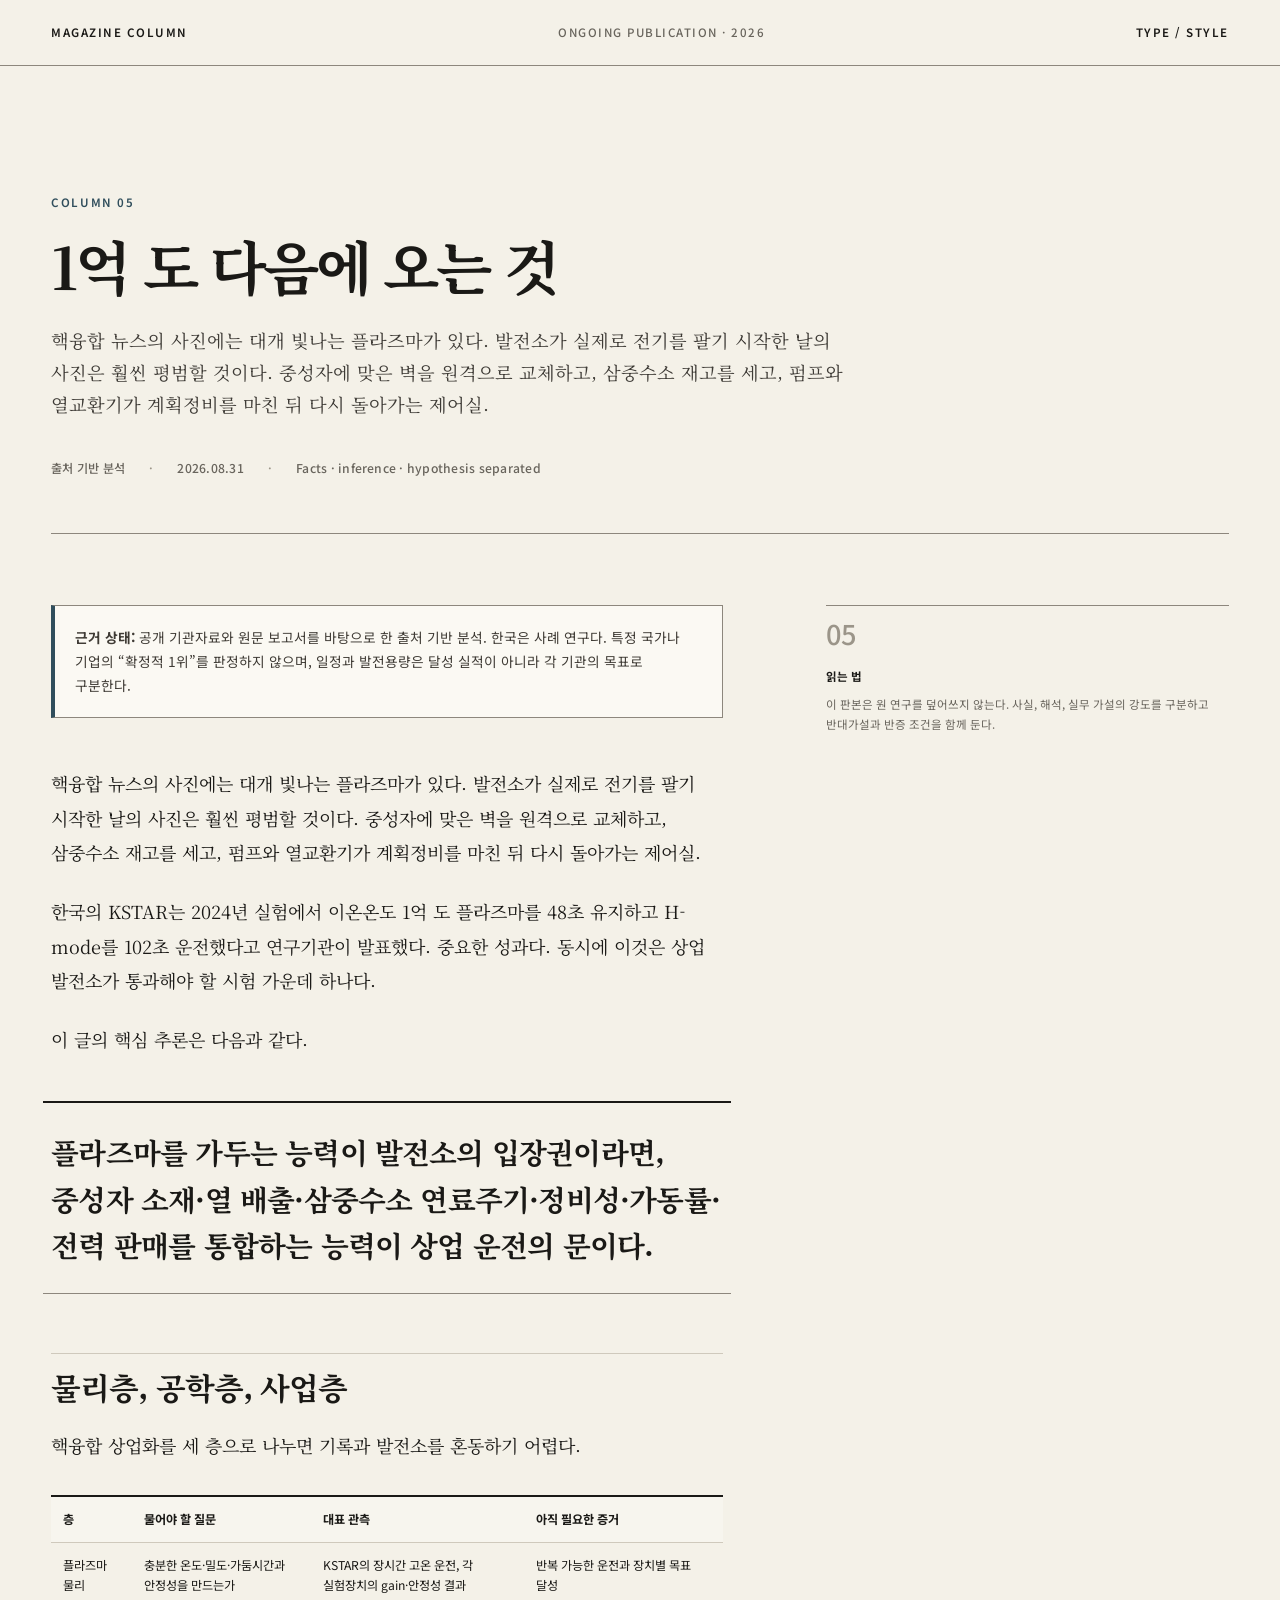
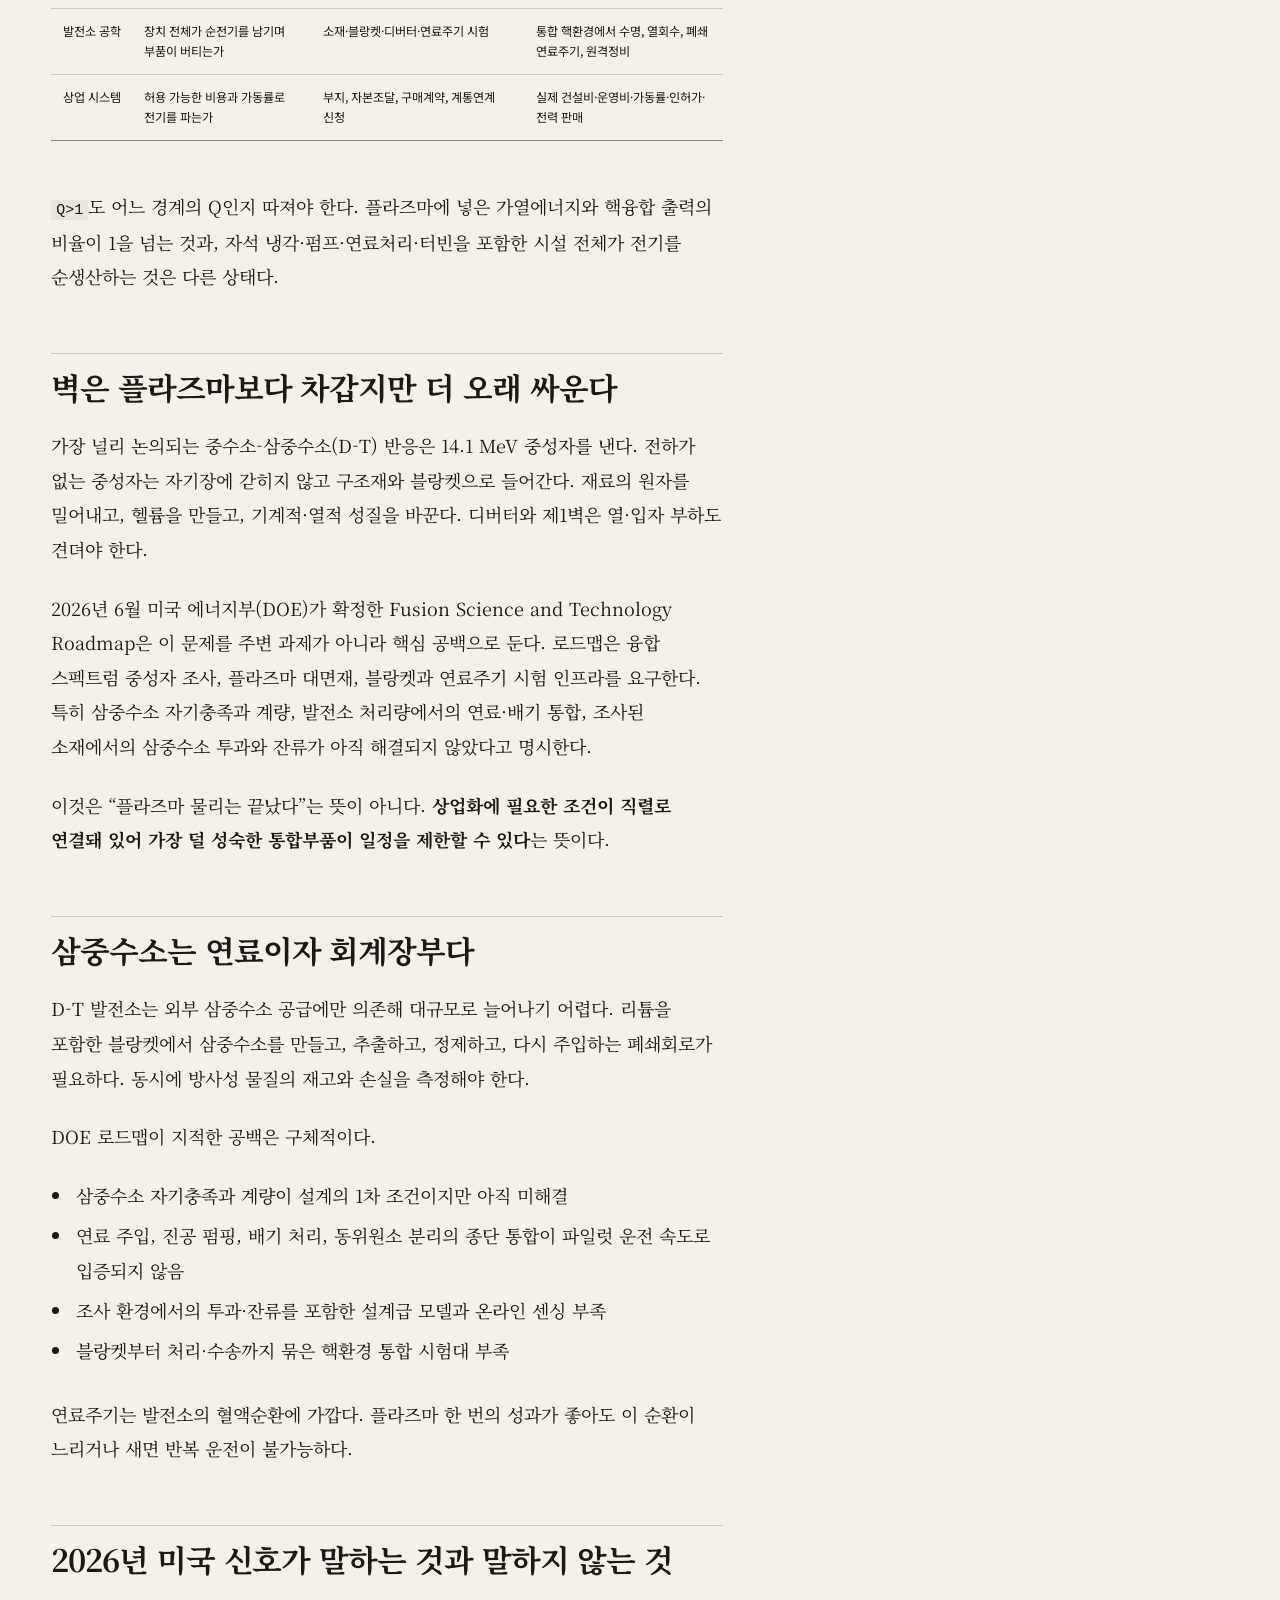
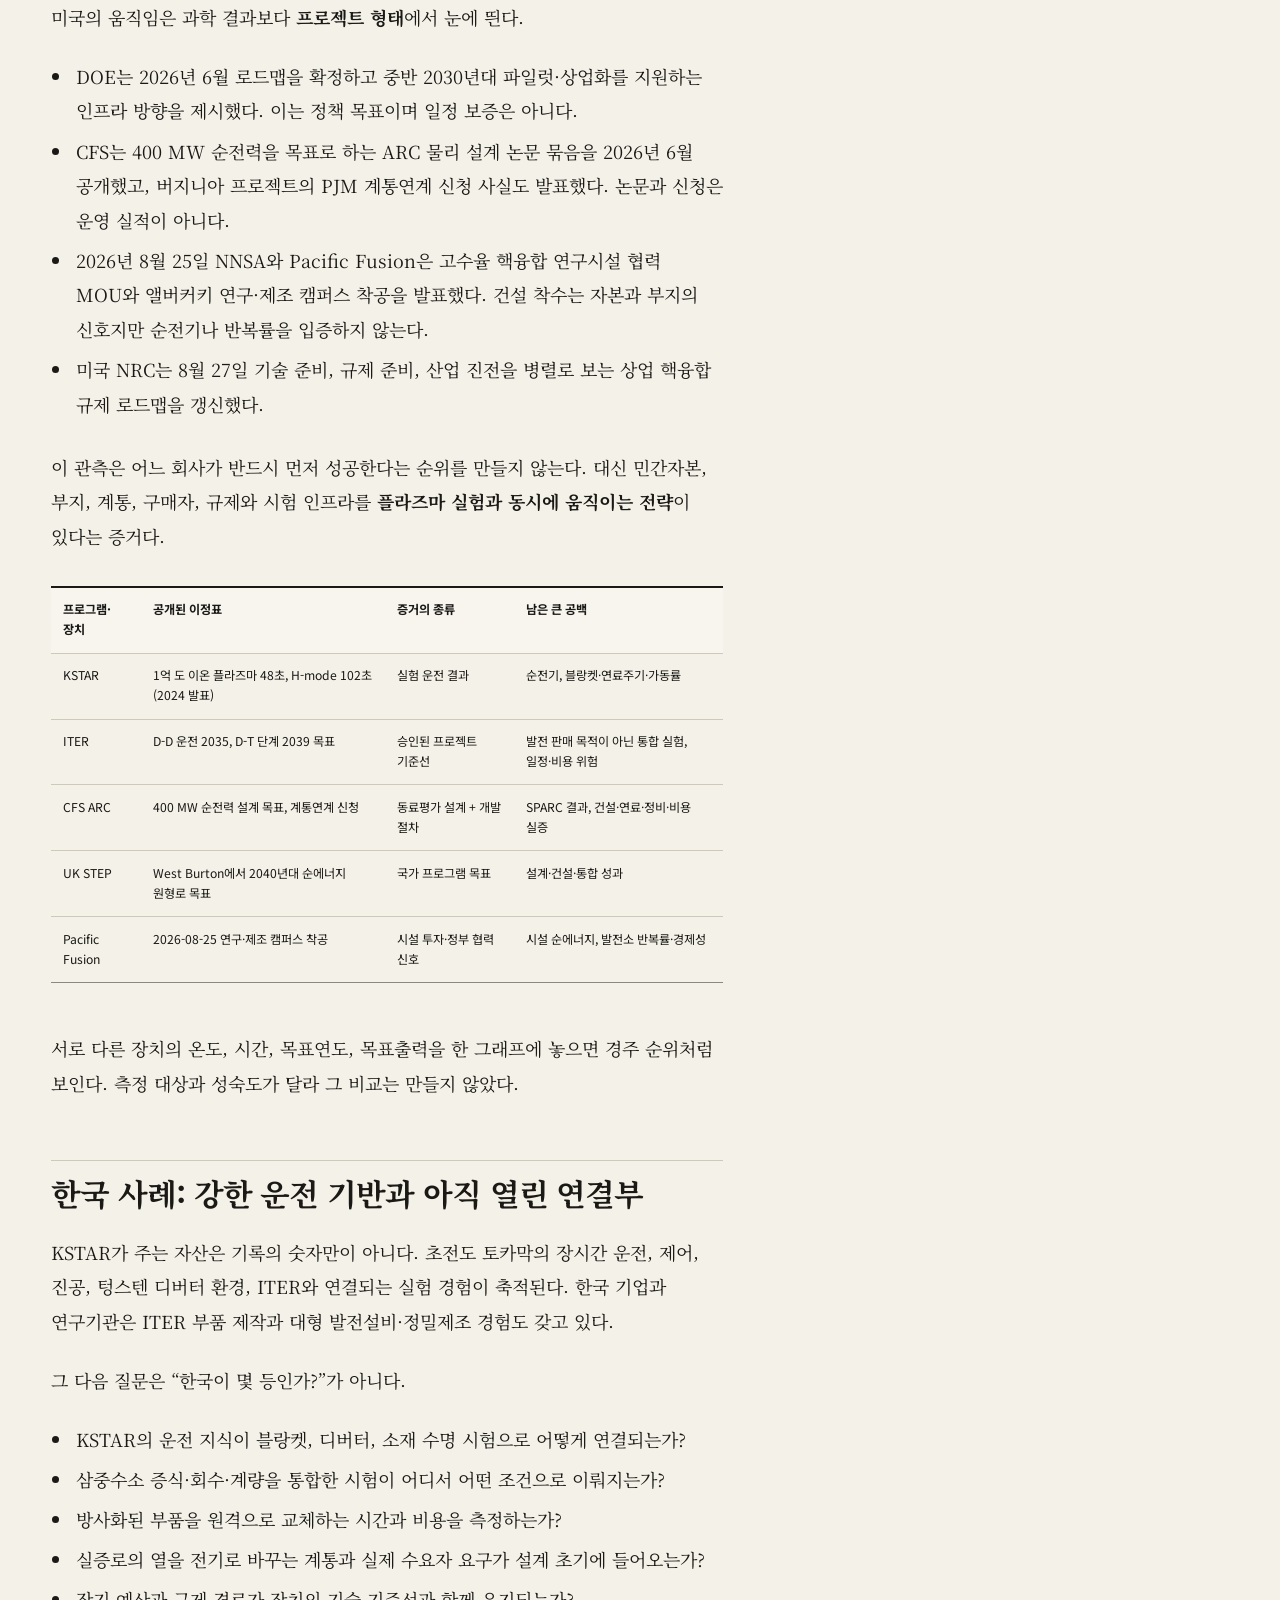
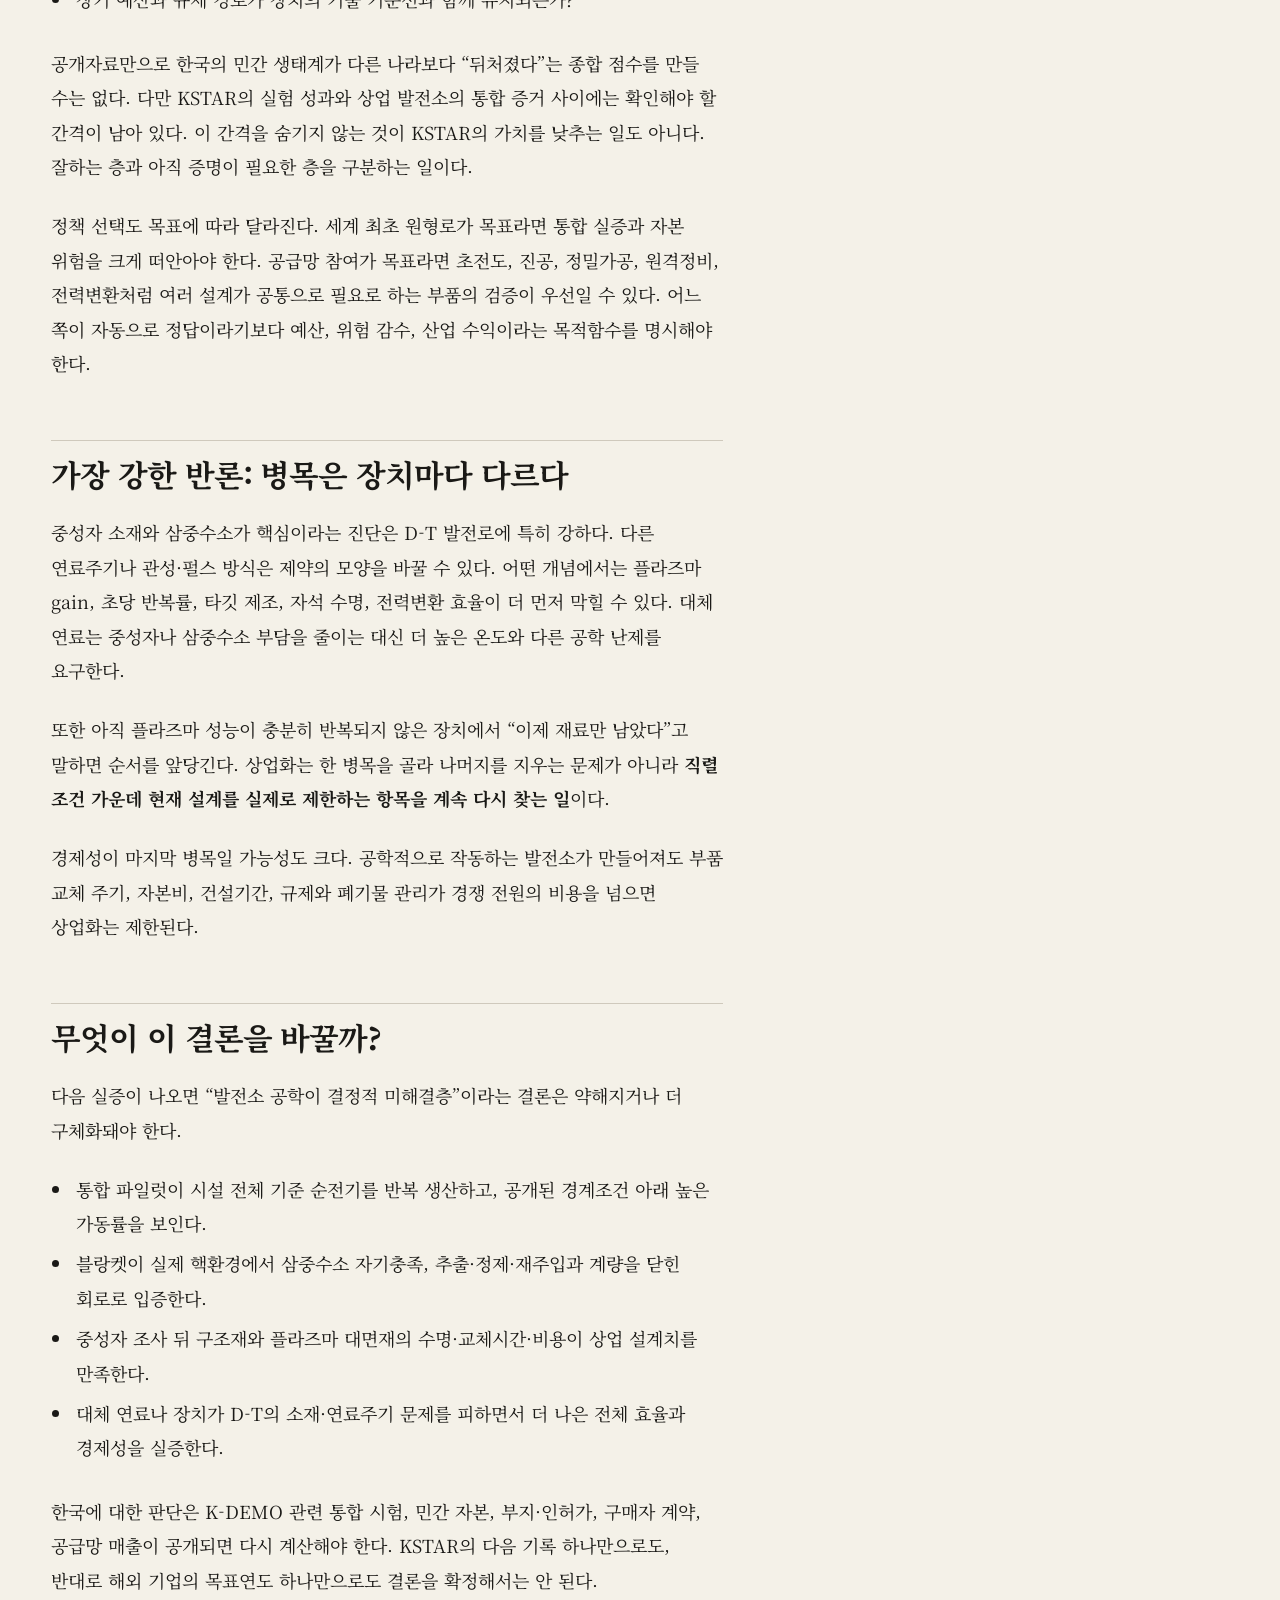
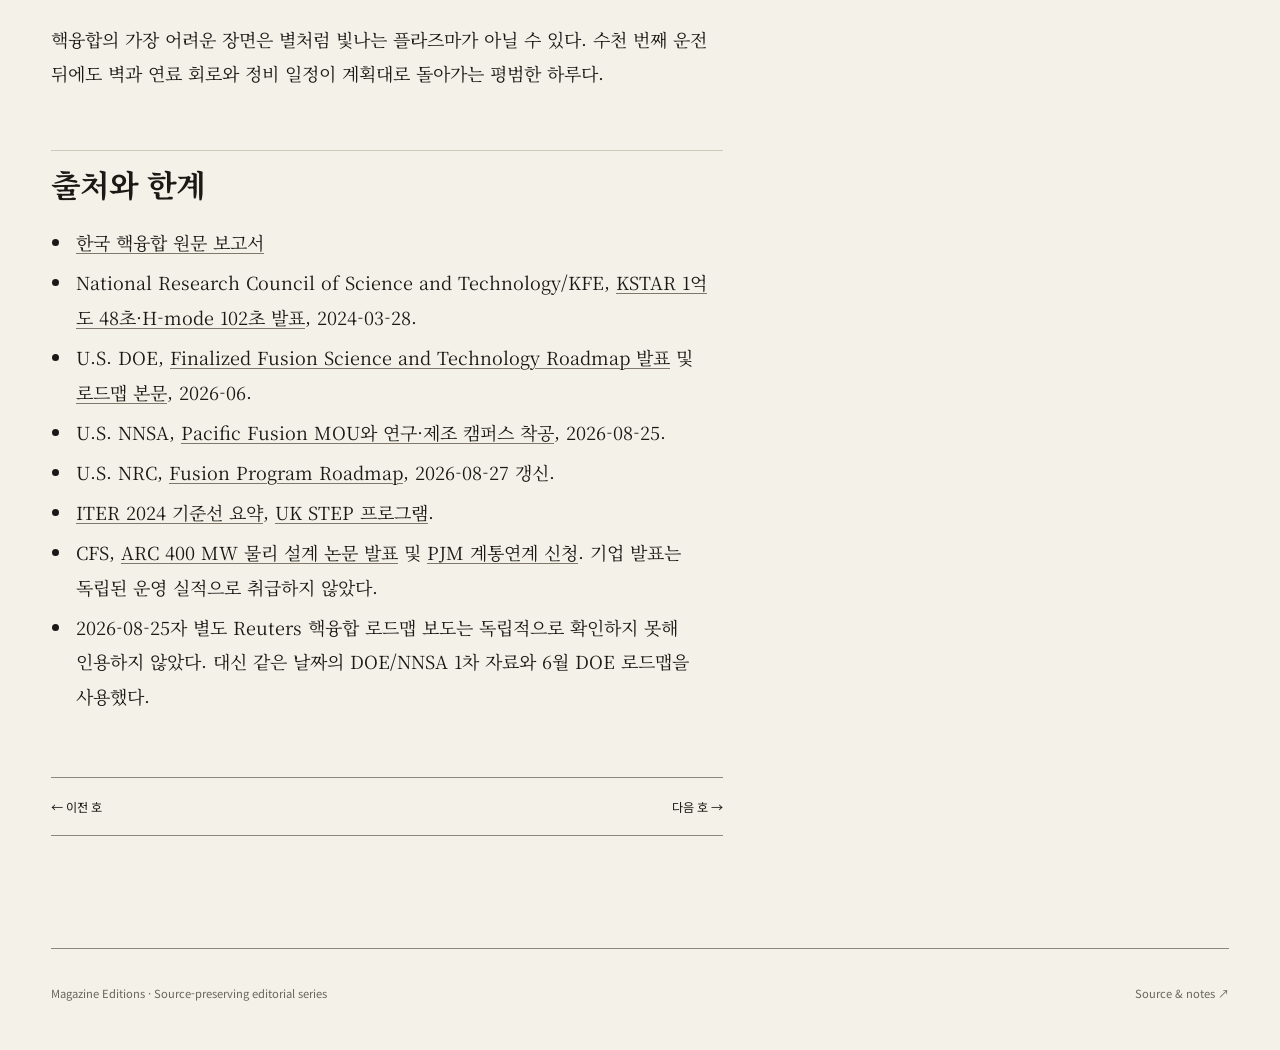
<file: docs/magazine/05-fusion-commercialization-bottlenecks.html>
<!doctype html>
<html lang="ko"><head><meta charset="utf-8"><meta name="viewport" content="width=device-width,initial-scale=1">
<title>1억 도 다음에 오는 것 — Magazine Editions</title><meta name="description" content="핵융합 뉴스의 사진에는 대개 빛나는 플라즈마가 있다. 발전소가 실제로 전기를 팔기 시작한 날의 사진은 훨씬 평범할 것이다. 중성자에 맞은 벽을 원격으로 교체하고, 삼중수소 재고를 세고, 펌프와 열교환기가 계획정비를 마친 뒤 다시 돌아가는 제어실.">
<link rel="stylesheet" href="style.css"></head><body>
<header class="masthead"><a href="index.html">MAGAZINE COLUMN</a><span class="edition">Ongoing publication · 2026</span><a href="style-guide.html">TYPE / STYLE</a></header>
<main class="page">
<header class="article-header"><div class="kicker">COLUMN 05</div><h1 class="article-title">1억 도 다음에 오는 것</h1><p class="deck">핵융합 뉴스의 사진에는 대개 빛나는 플라즈마가 있다. 발전소가 실제로 전기를 팔기 시작한 날의 사진은 훨씬 평범할 것이다. 중성자에 맞은 벽을 원격으로 교체하고, 삼중수소 재고를 세고, 펌프와 열교환기가 계획정비를 마친 뒤 다시 돌아가는 제어실.</p><div class="article-meta"><span>출처 기반 분석</span><span>2026.08.31</span><span>Facts · inference · hypothesis separated</span></div></header>
<div class="article-grid"><article class="article-body"><aside class="evidence-note"><strong>근거 상태:</strong> 공개 기관자료와 원문 보고서를 바탕으로 한 출처 기반 분석. 한국은 사례 연구다. 특정 국가나 기업의 “확정적 1위”를 판정하지 않으며, 일정과 발전용량은 달성 실적이 아니라 각 기관의 목표로 구분한다.</aside>
<p>핵융합 뉴스의 사진에는 대개 빛나는 플라즈마가 있다. 발전소가 실제로 전기를 팔기 시작한 날의 사진은 훨씬 평범할 것이다. 중성자에 맞은 벽을 원격으로 교체하고, 삼중수소 재고를 세고, 펌프와 열교환기가 계획정비를 마친 뒤 다시 돌아가는 제어실.</p>
<p>한국의 KSTAR는 2024년 실험에서 이온온도 1억 도 플라즈마를 48초 유지하고 H-mode를 102초 운전했다고 연구기관이 발표했다. 중요한 성과다. 동시에 이것은 상업 발전소가 통과해야 할 시험 가운데 하나다.</p>
<p>이 글의 핵심 추론은 다음과 같다.</p>
<blockquote class="pullquote"><p><strong>플라즈마를 가두는 능력이 발전소의 입장권이라면, 중성자 소재·열 배출·삼중수소 연료주기·정비성·가동률·전력 판매를 통합하는 능력이 상업 운전의 문이다.</strong></p></blockquote>
<h2>물리층, 공학층, 사업층</h2>
<p>핵융합 상업화를 세 층으로 나누면 기록과 발전소를 혼동하기 어렵다.</p>
<div class="table-wrap"><table><thead><tr><th>층</th><th>물어야 할 질문</th><th>대표 관측</th><th>아직 필요한 증거</th></tr></thead><tbody><tr><td>플라즈마 물리</td><td>충분한 온도·밀도·가둠시간과 안정성을 만드는가</td><td>KSTAR의 장시간 고온 운전, 각 실험장치의 gain·안정성 결과</td><td>반복 가능한 운전과 장치별 목표 달성</td></tr><tr><td>발전소 공학</td><td>장치 전체가 순전기를 남기며 부품이 버티는가</td><td>소재·블랑켓·디버터·연료주기 시험</td><td>통합 핵환경에서 수명, 열회수, 폐쇄 연료주기, 원격정비</td></tr><tr><td>상업 시스템</td><td>허용 가능한 비용과 가동률로 전기를 파는가</td><td>부지, 자본조달, 구매계약, 계통연계 신청</td><td>실제 건설비·운영비·가동률·인허가·전력 판매</td></tr></tbody></table></div>
<p><code>Q&gt;1</code>도 어느 경계의 Q인지 따져야 한다. 플라즈마에 넣은 가열에너지와 핵융합 출력의 비율이 1을 넘는 것과, 자석 냉각·펌프·연료처리·터빈을 포함한 시설 전체가 전기를 순생산하는 것은 다른 상태다.</p>
<h2>벽은 플라즈마보다 차갑지만 더 오래 싸운다</h2>
<p>가장 널리 논의되는 중수소-삼중수소(D-T) 반응은 14.1 MeV 중성자를 낸다. 전하가 없는 중성자는 자기장에 갇히지 않고 구조재와 블랑켓으로 들어간다. 재료의 원자를 밀어내고, 헬륨을 만들고, 기계적·열적 성질을 바꾼다. 디버터와 제1벽은 열·입자 부하도 견뎌야 한다.</p>
<p>2026년 6월 미국 에너지부(DOE)가 확정한 Fusion Science and Technology Roadmap은 이 문제를 주변 과제가 아니라 핵심 공백으로 둔다. 로드맵은 융합 스펙트럼 중성자 조사, 플라즈마 대면재, 블랑켓과 연료주기 시험 인프라를 요구한다. 특히 삼중수소 자기충족과 계량, 발전소 처리량에서의 연료·배기 통합, 조사된 소재에서의 삼중수소 투과와 잔류가 아직 해결되지 않았다고 명시한다.</p>
<p>이것은 “플라즈마 물리는 끝났다”는 뜻이 아니다. <strong>상업화에 필요한 조건이 직렬로 연결돼 있어 가장 덜 성숙한 통합부품이 일정을 제한할 수 있다</strong>는 뜻이다.</p>
<h2>삼중수소는 연료이자 회계장부다</h2>
<p>D-T 발전소는 외부 삼중수소 공급에만 의존해 대규모로 늘어나기 어렵다. 리튬을 포함한 블랑켓에서 삼중수소를 만들고, 추출하고, 정제하고, 다시 주입하는 폐쇄회로가 필요하다. 동시에 방사성 물질의 재고와 손실을 측정해야 한다.</p>
<p>DOE 로드맵이 지적한 공백은 구체적이다.</p>
<ul><li>삼중수소 자기충족과 계량이 설계의 1차 조건이지만 아직 미해결</li><li>연료 주입, 진공 펌핑, 배기 처리, 동위원소 분리의 종단 통합이 파일럿 운전 속도로 입증되지 않음</li><li>조사 환경에서의 투과·잔류를 포함한 설계급 모델과 온라인 센싱 부족</li><li>블랑켓부터 처리·수송까지 묶은 핵환경 통합 시험대 부족</li></ul>
<p>연료주기는 발전소의 혈액순환에 가깝다. 플라즈마 한 번의 성과가 좋아도 이 순환이 느리거나 새면 반복 운전이 불가능하다.</p>
<h2>2026년 미국 신호가 말하는 것과 말하지 않는 것</h2>
<p>미국의 움직임은 과학 결과보다 <strong>프로젝트 형태</strong>에서 눈에 띈다.</p>
<ul><li>DOE는 2026년 6월 로드맵을 확정하고 중반 2030년대 파일럿·상업화를 지원하는 인프라 방향을 제시했다. 이는 정책 목표이며 일정 보증은 아니다.</li><li>CFS는 400 MW 순전력을 목표로 하는 ARC 물리 설계 논문 묶음을 2026년 6월 공개했고, 버지니아 프로젝트의 PJM 계통연계 신청 사실도 발표했다. 논문과 신청은 운영 실적이 아니다.</li><li>2026년 8월 25일 NNSA와 Pacific Fusion은 고수율 핵융합 연구시설 협력 MOU와 앨버커키 연구·제조 캠퍼스 착공을 발표했다. 건설 착수는 자본과 부지의 신호지만 순전기나 반복률을 입증하지 않는다.</li><li>미국 NRC는 8월 27일 기술 준비, 규제 준비, 산업 진전을 병렬로 보는 상업 핵융합 규제 로드맵을 갱신했다.</li></ul>
<p>이 관측은 어느 회사가 반드시 먼저 성공한다는 순위를 만들지 않는다. 대신 민간자본, 부지, 계통, 구매자, 규제와 시험 인프라를 <strong>플라즈마 실험과 동시에 움직이는 전략</strong>이 있다는 증거다.</p>
<div class="table-wrap"><table><thead><tr><th>프로그램·장치</th><th>공개된 이정표</th><th>증거의 종류</th><th>남은 큰 공백</th></tr></thead><tbody><tr><td>KSTAR</td><td>1억 도 이온 플라즈마 48초, H-mode 102초(2024 발표)</td><td>실험 운전 결과</td><td>순전기, 블랑켓·연료주기·가동률</td></tr><tr><td>ITER</td><td>D-D 운전 2035, D-T 단계 2039 목표</td><td>승인된 프로젝트 기준선</td><td>발전 판매 목적이 아닌 통합 실험, 일정·비용 위험</td></tr><tr><td>CFS ARC</td><td>400 MW 순전력 설계 목표, 계통연계 신청</td><td>동료평가 설계 + 개발 절차</td><td>SPARC 결과, 건설·연료·정비·비용 실증</td></tr><tr><td>UK STEP</td><td>West Burton에서 2040년대 순에너지 원형로 목표</td><td>국가 프로그램 목표</td><td>설계·건설·통합 성과</td></tr><tr><td>Pacific Fusion</td><td>2026-08-25 연구·제조 캠퍼스 착공</td><td>시설 투자·정부 협력 신호</td><td>시설 순에너지, 발전소 반복률·경제성</td></tr></tbody></table></div>
<p>서로 다른 장치의 온도, 시간, 목표연도, 목표출력을 한 그래프에 놓으면 경주 순위처럼 보인다. 측정 대상과 성숙도가 달라 그 비교는 만들지 않았다.</p>
<h2>한국 사례: 강한 운전 기반과 아직 열린 연결부</h2>
<p>KSTAR가 주는 자산은 기록의 숫자만이 아니다. 초전도 토카막의 장시간 운전, 제어, 진공, 텅스텐 디버터 환경, ITER와 연결되는 실험 경험이 축적된다. 한국 기업과 연구기관은 ITER 부품 제작과 대형 발전설비·정밀제조 경험도 갖고 있다.</p>
<p>그 다음 질문은 “한국이 몇 등인가?”가 아니다.</p>
<ul><li>KSTAR의 운전 지식이 블랑켓, 디버터, 소재 수명 시험으로 어떻게 연결되는가?</li><li>삼중수소 증식·회수·계량을 통합한 시험이 어디서 어떤 조건으로 이뤄지는가?</li><li>방사화된 부품을 원격으로 교체하는 시간과 비용을 측정하는가?</li><li>실증로의 열을 전기로 바꾸는 계통과 실제 수요자 요구가 설계 초기에 들어오는가?</li><li>장기 예산과 규제 경로가 장치의 기술 기준선과 함께 유지되는가?</li></ul>
<p>공개자료만으로 한국의 민간 생태계가 다른 나라보다 “뒤처졌다”는 종합 점수를 만들 수는 없다. 다만 KSTAR의 실험 성과와 상업 발전소의 통합 증거 사이에는 확인해야 할 간격이 남아 있다. 이 간격을 숨기지 않는 것이 KSTAR의 가치를 낮추는 일도 아니다. 잘하는 층과 아직 증명이 필요한 층을 구분하는 일이다.</p>
<p>정책 선택도 목표에 따라 달라진다. 세계 최초 원형로가 목표라면 통합 실증과 자본 위험을 크게 떠안아야 한다. 공급망 참여가 목표라면 초전도, 진공, 정밀가공, 원격정비, 전력변환처럼 여러 설계가 공통으로 필요로 하는 부품의 검증이 우선일 수 있다. 어느 쪽이 자동으로 정답이라기보다 예산, 위험 감수, 산업 수익이라는 목적함수를 명시해야 한다.</p>
<h2>가장 강한 반론: 병목은 장치마다 다르다</h2>
<p>중성자 소재와 삼중수소가 핵심이라는 진단은 D-T 발전로에 특히 강하다. 다른 연료주기나 관성·펄스 방식은 제약의 모양을 바꿀 수 있다. 어떤 개념에서는 플라즈마 gain, 초당 반복률, 타깃 제조, 자석 수명, 전력변환 효율이 더 먼저 막힐 수 있다. 대체 연료는 중성자나 삼중수소 부담을 줄이는 대신 더 높은 온도와 다른 공학 난제를 요구한다.</p>
<p>또한 아직 플라즈마 성능이 충분히 반복되지 않은 장치에서 “이제 재료만 남았다”고 말하면 순서를 앞당긴다. 상업화는 한 병목을 골라 나머지를 지우는 문제가 아니라 <strong>직렬 조건 가운데 현재 설계를 실제로 제한하는 항목을 계속 다시 찾는 일</strong>이다.</p>
<p>경제성이 마지막 병목일 가능성도 크다. 공학적으로 작동하는 발전소가 만들어져도 부품 교체 주기, 자본비, 건설기간, 규제와 폐기물 관리가 경쟁 전원의 비용을 넘으면 상업화는 제한된다.</p>
<h2>무엇이 이 결론을 바꿀까?</h2>
<p>다음 실증이 나오면 “발전소 공학이 결정적 미해결층”이라는 결론은 약해지거나 더 구체화돼야 한다.</p>
<ul><li>통합 파일럿이 시설 전체 기준 순전기를 반복 생산하고, 공개된 경계조건 아래 높은 가동률을 보인다.</li><li>블랑켓이 실제 핵환경에서 삼중수소 자기충족, 추출·정제·재주입과 계량을 닫힌 회로로 입증한다.</li><li>중성자 조사 뒤 구조재와 플라즈마 대면재의 수명·교체시간·비용이 상업 설계치를 만족한다.</li><li>대체 연료나 장치가 D-T의 소재·연료주기 문제를 피하면서 더 나은 전체 효율과 경제성을 실증한다.</li></ul>
<p>한국에 대한 판단은 K-DEMO 관련 통합 시험, 민간 자본, 부지·인허가, 구매자 계약, 공급망 매출이 공개되면 다시 계산해야 한다. KSTAR의 다음 기록 하나만으로도, 반대로 해외 기업의 목표연도 하나만으로도 결론을 확정해서는 안 된다.</p>
<p>핵융합의 가장 어려운 장면은 별처럼 빛나는 플라즈마가 아닐 수 있다. 수천 번째 운전 뒤에도 벽과 연료 회로와 정비 일정이 계획대로 돌아가는 평범한 하루다.</p>
<h2>출처와 한계</h2>
<ul><li><a href="https://github.com/kwj8677/gpt/blob/main/reports/korea-fusion-status-2026-06-24.md">한국 핵융합 원문 보고서</a></li><li>National Research Council of Science and Technology/KFE, <a href="https://www.newswise.com/articles/green-light-on-continuous-fusion-plasma-operations-technology">KSTAR 1억 도 48초·H-mode 102초 발표</a>, 2024-03-28.</li><li>U.S. DOE, <a href="https://www.energy.gov/articles/energy-department-releases-finalized-fusion-science-and-technology-roadmap-accelerate">Finalized Fusion Science and Technology Roadmap 발표</a> 및 <a href="https://www.energy.gov/documents/fusion-science-and-technology-roadmap">로드맵 본문</a>, 2026-06.</li><li>U.S. NNSA, <a href="https://www.energy.gov/nnsa/articles/nnsa-signs-memorandum-understanding-pacific-fusion-company-breaks-ground-high-yield">Pacific Fusion MOU와 연구·제조 캠퍼스 착공</a>, 2026-08-25.</li><li>U.S. NRC, <a href="https://www.nrc.gov/materials/fusion/fusion-roadmap">Fusion Program Roadmap</a>, 2026-08-27 갱신.</li><li><a href="https://www.iter.org/sites/default/files/media/2024-07/baseline_press_conference_summary_july-2024_b.pdf">ITER 2024 기준선 요약</a>, <a href="https://step.ukaea.uk/about/">UK STEP 프로그램</a>.</li><li>CFS, <a href="https://www.cfs.energy/news-and-media/commonwealth-fusion-systems-builds-on-learnings-from-sparc-to-publish-five-peer-reviewed-papers-validating-the-physics-of-the-arc-fusion-power-plant/">ARC 400 MW 물리 설계 논문 발표</a> 및 <a href="https://www.cfs.energy/news-and-media/commonwealth-fusion-systems-becomes-first-fusion-company-to-apply-to-pjm-interconnection-the-largest-u.s-wholesale-electricity-market">PJM 계통연계 신청</a>. 기업 발표는 독립된 운영 실적으로 취급하지 않았다.</li><li>2026-08-25자 별도 Reuters 핵융합 로드맵 보도는 독립적으로 확인하지 못해 인용하지 않았다. 대신 같은 날짜의 DOE/NNSA 1차 자료와 6월 DOE 로드맵을 사용했다.</li></ul><nav class="issue-nav"><a href="04-bitcoin-exit-liquidity-2026-08.html">← 이전 호</a><a href="06-hunminjeongeum-voice-notation.html">다음 호 →</a></nav></article>
<aside class="margin-note"><span class="folio">05</span><div><strong>읽는 법</strong>이 판본은 원 연구를 덮어쓰지 않는다. 사실, 해석, 실무 가설의 강도를 구분하고 반대가설과 반증 조건을 함께 둔다.</div></aside></div>
</main><footer class="page site-footer"><span>Magazine Editions · Source-preserving editorial series</span><span><a href="https://github.com/kwj8677/gpt/tree/main/magazine">Source & notes ↗</a></span></footer></body></html>
</file>
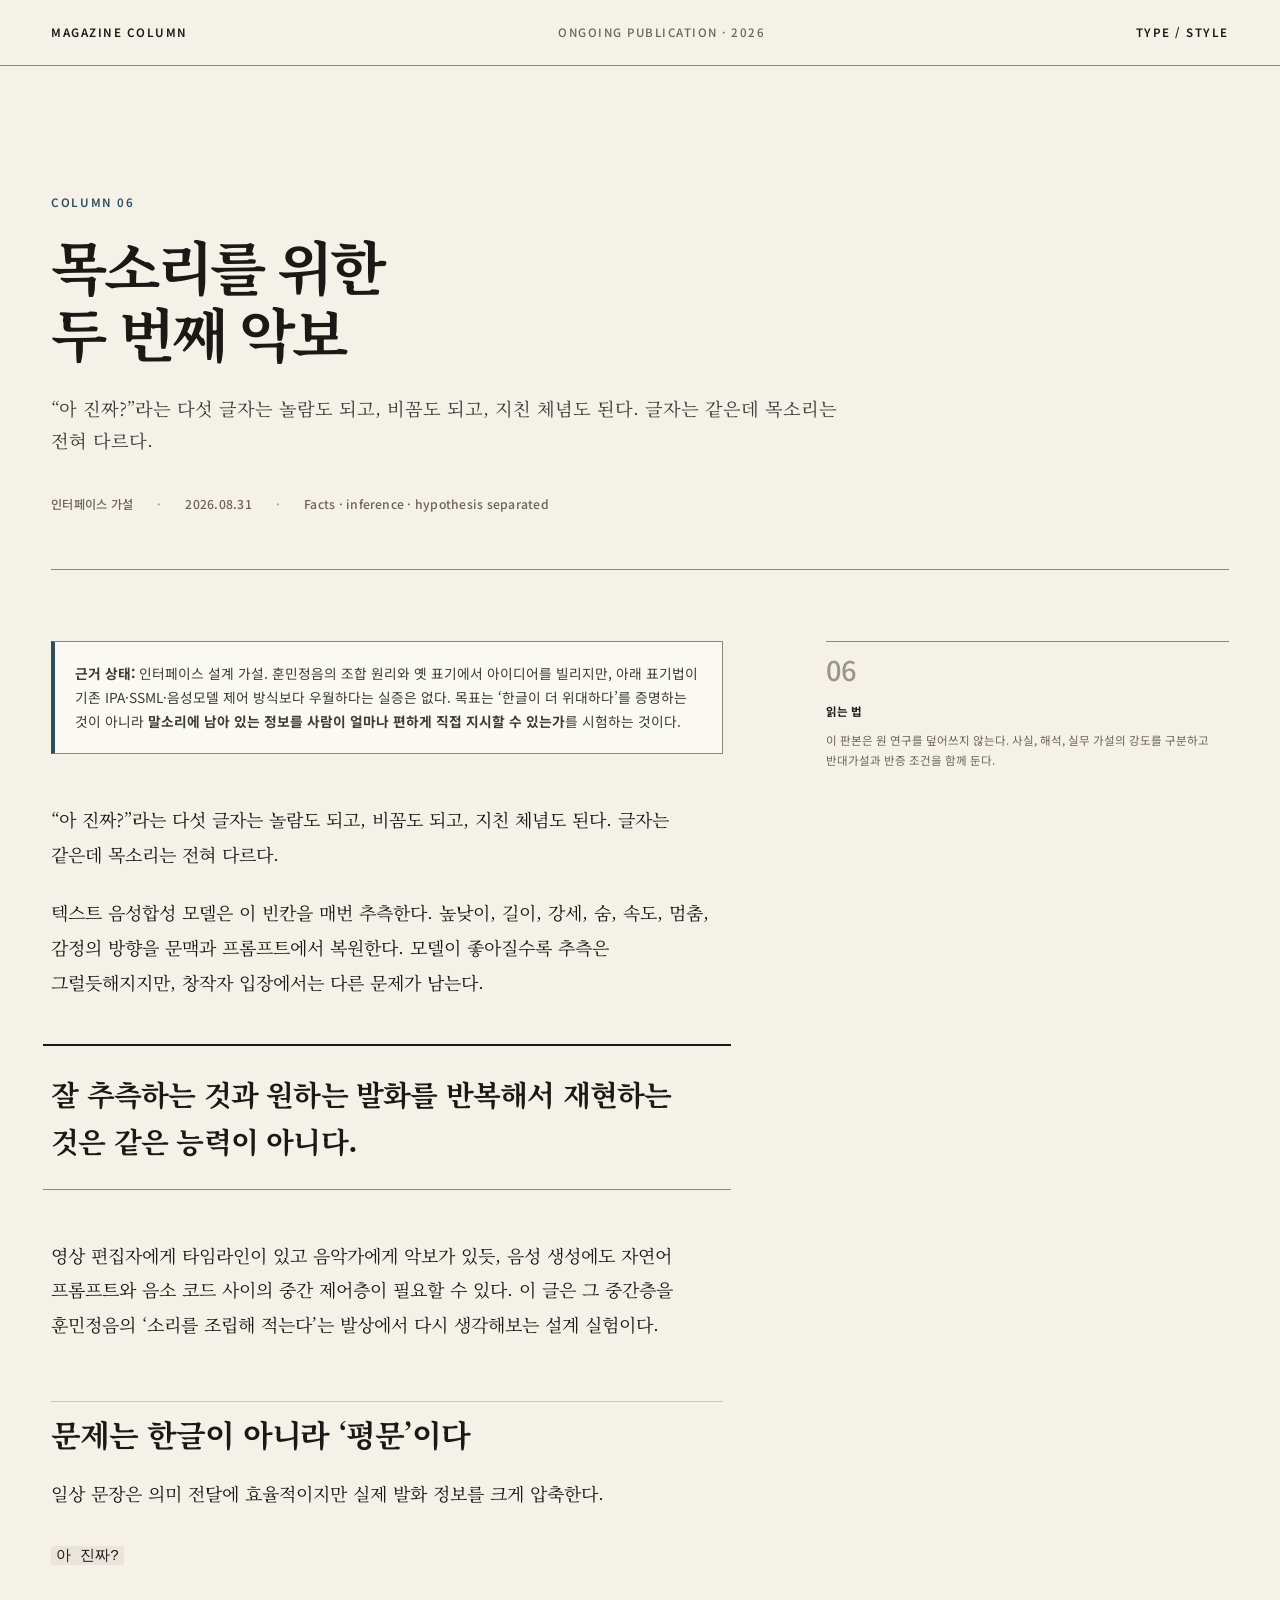
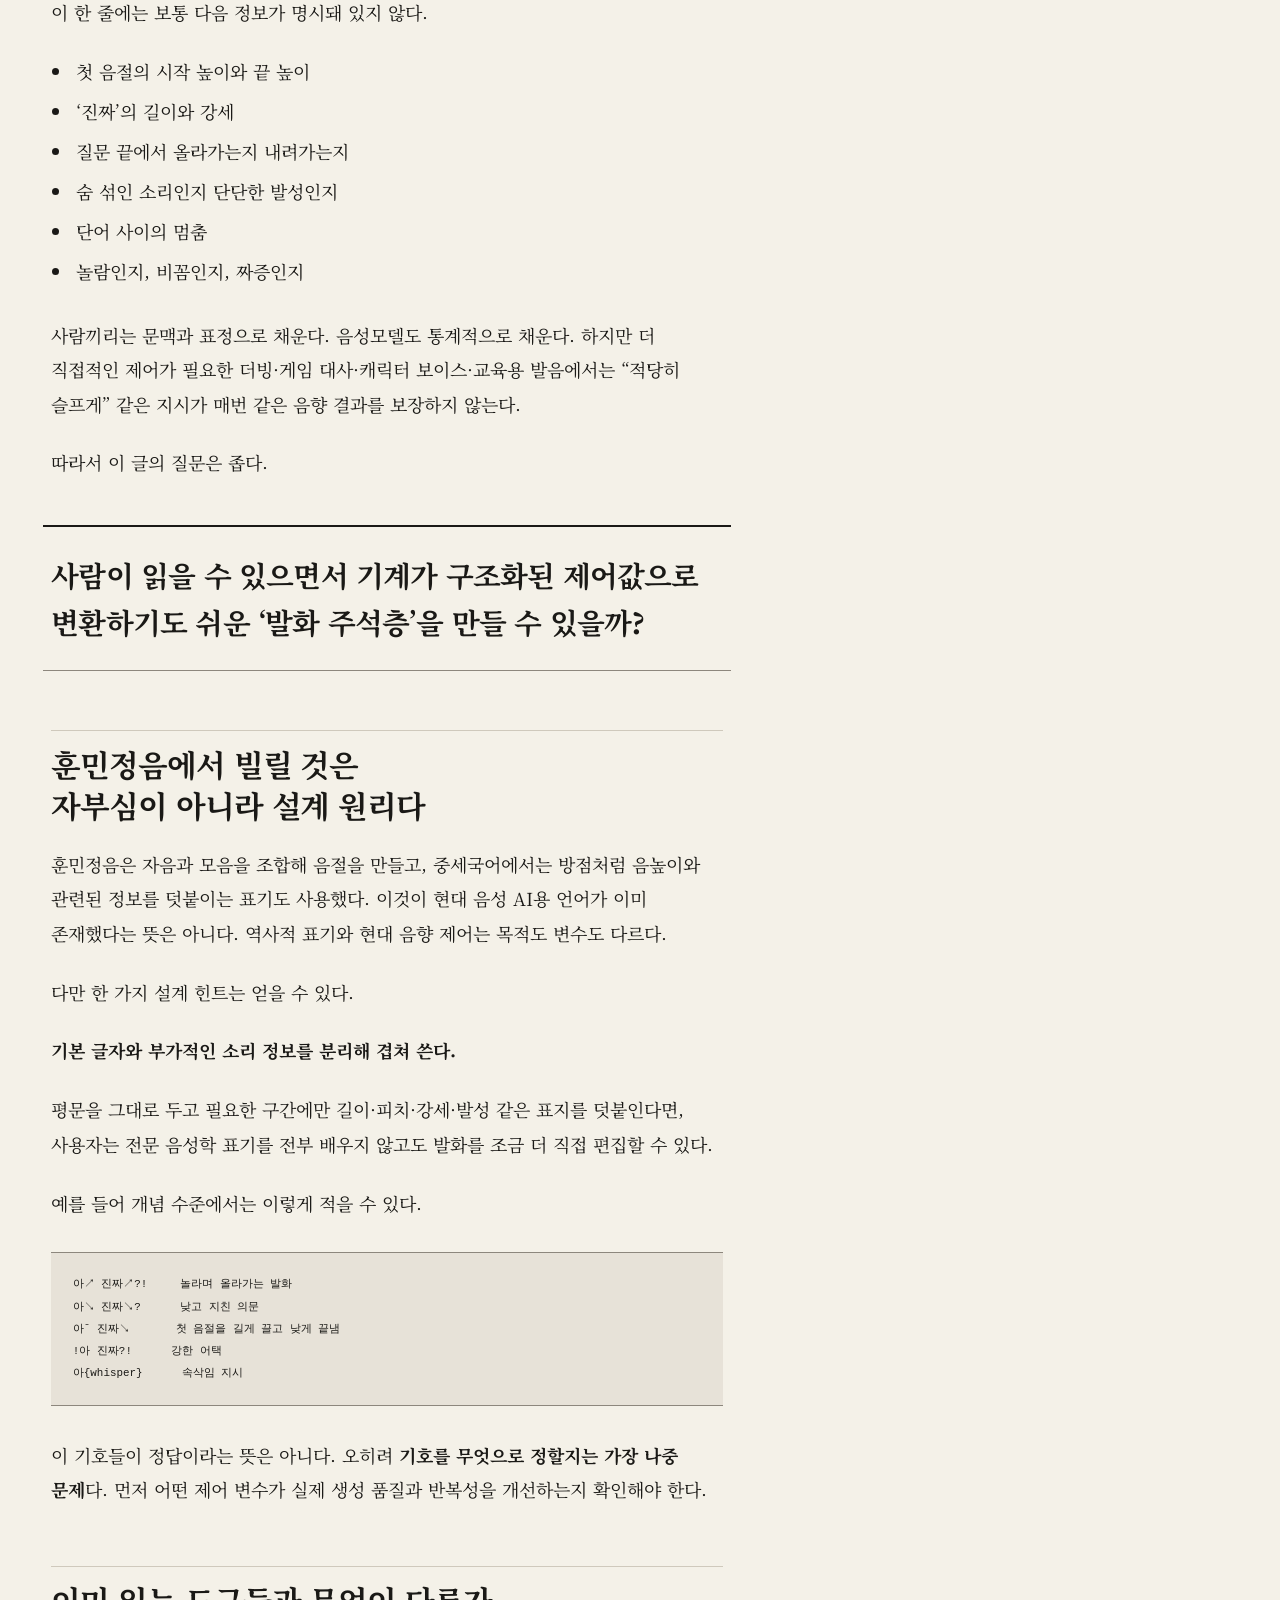
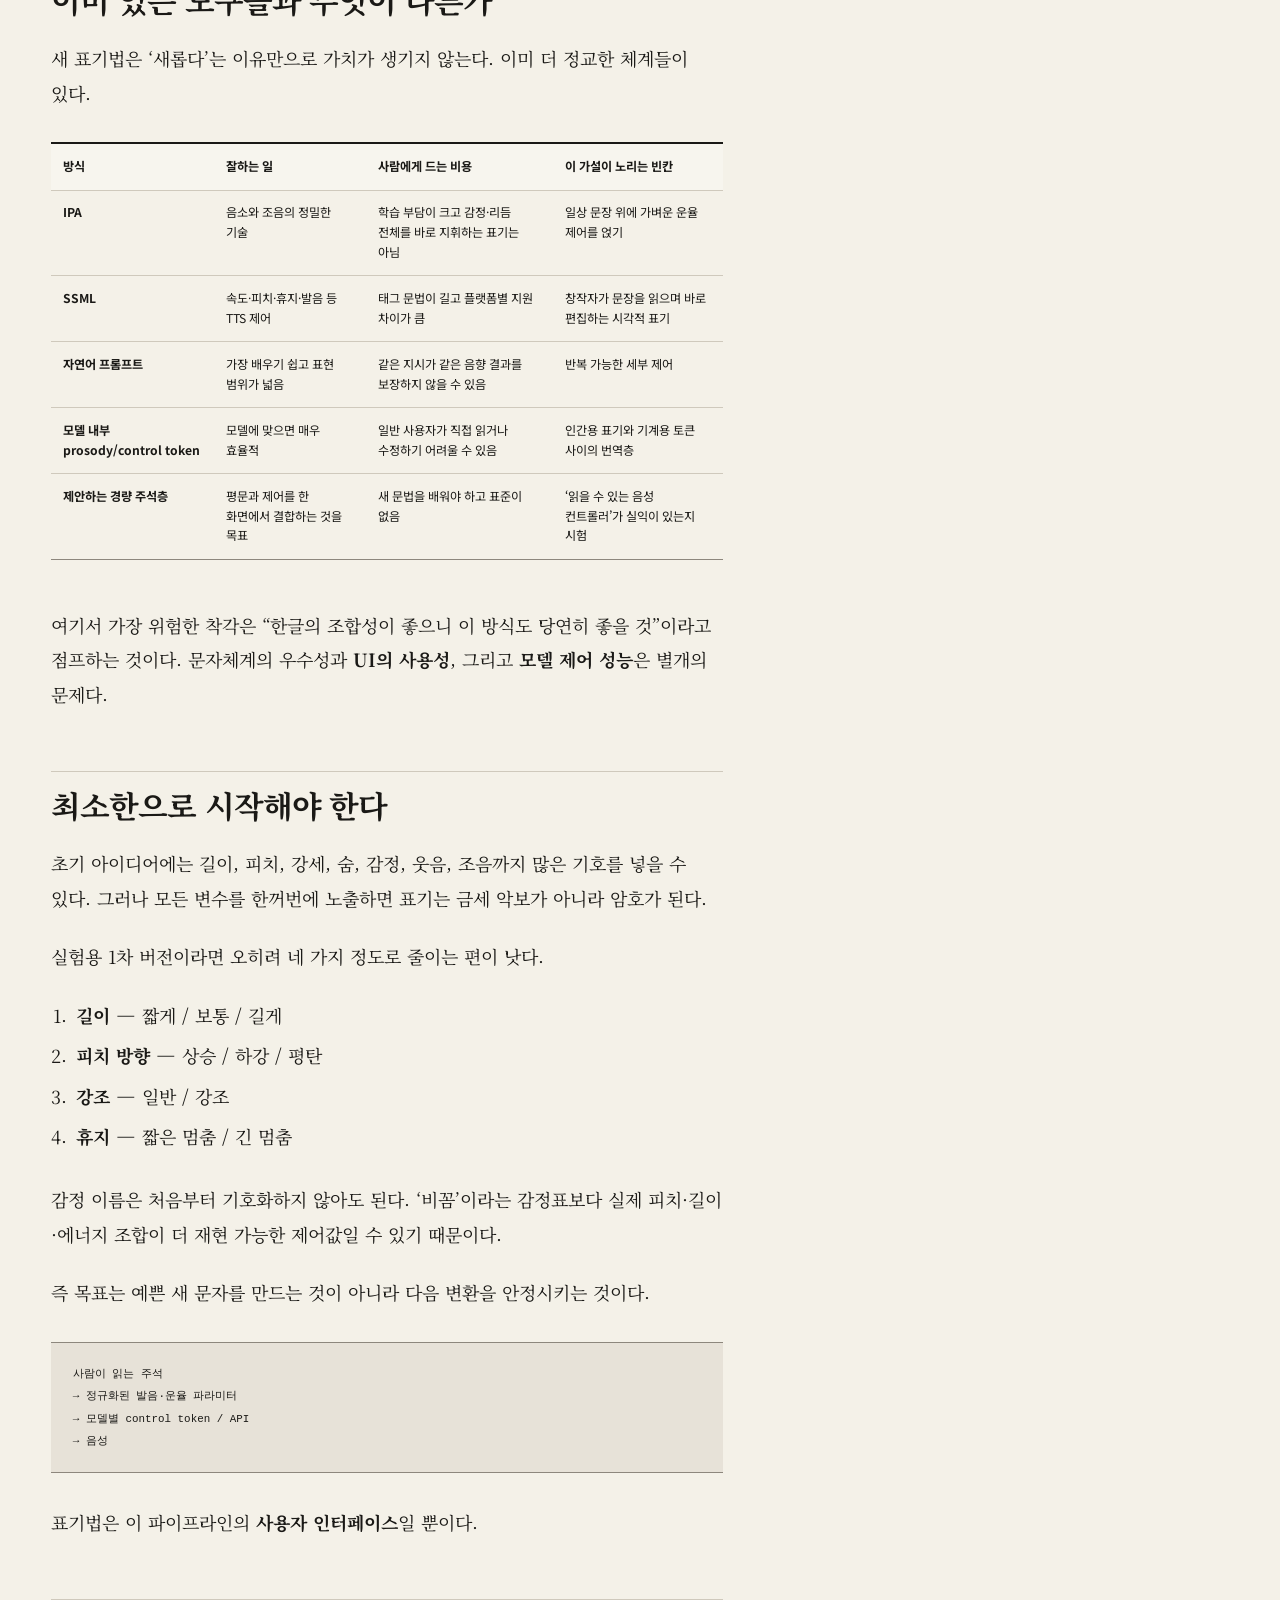
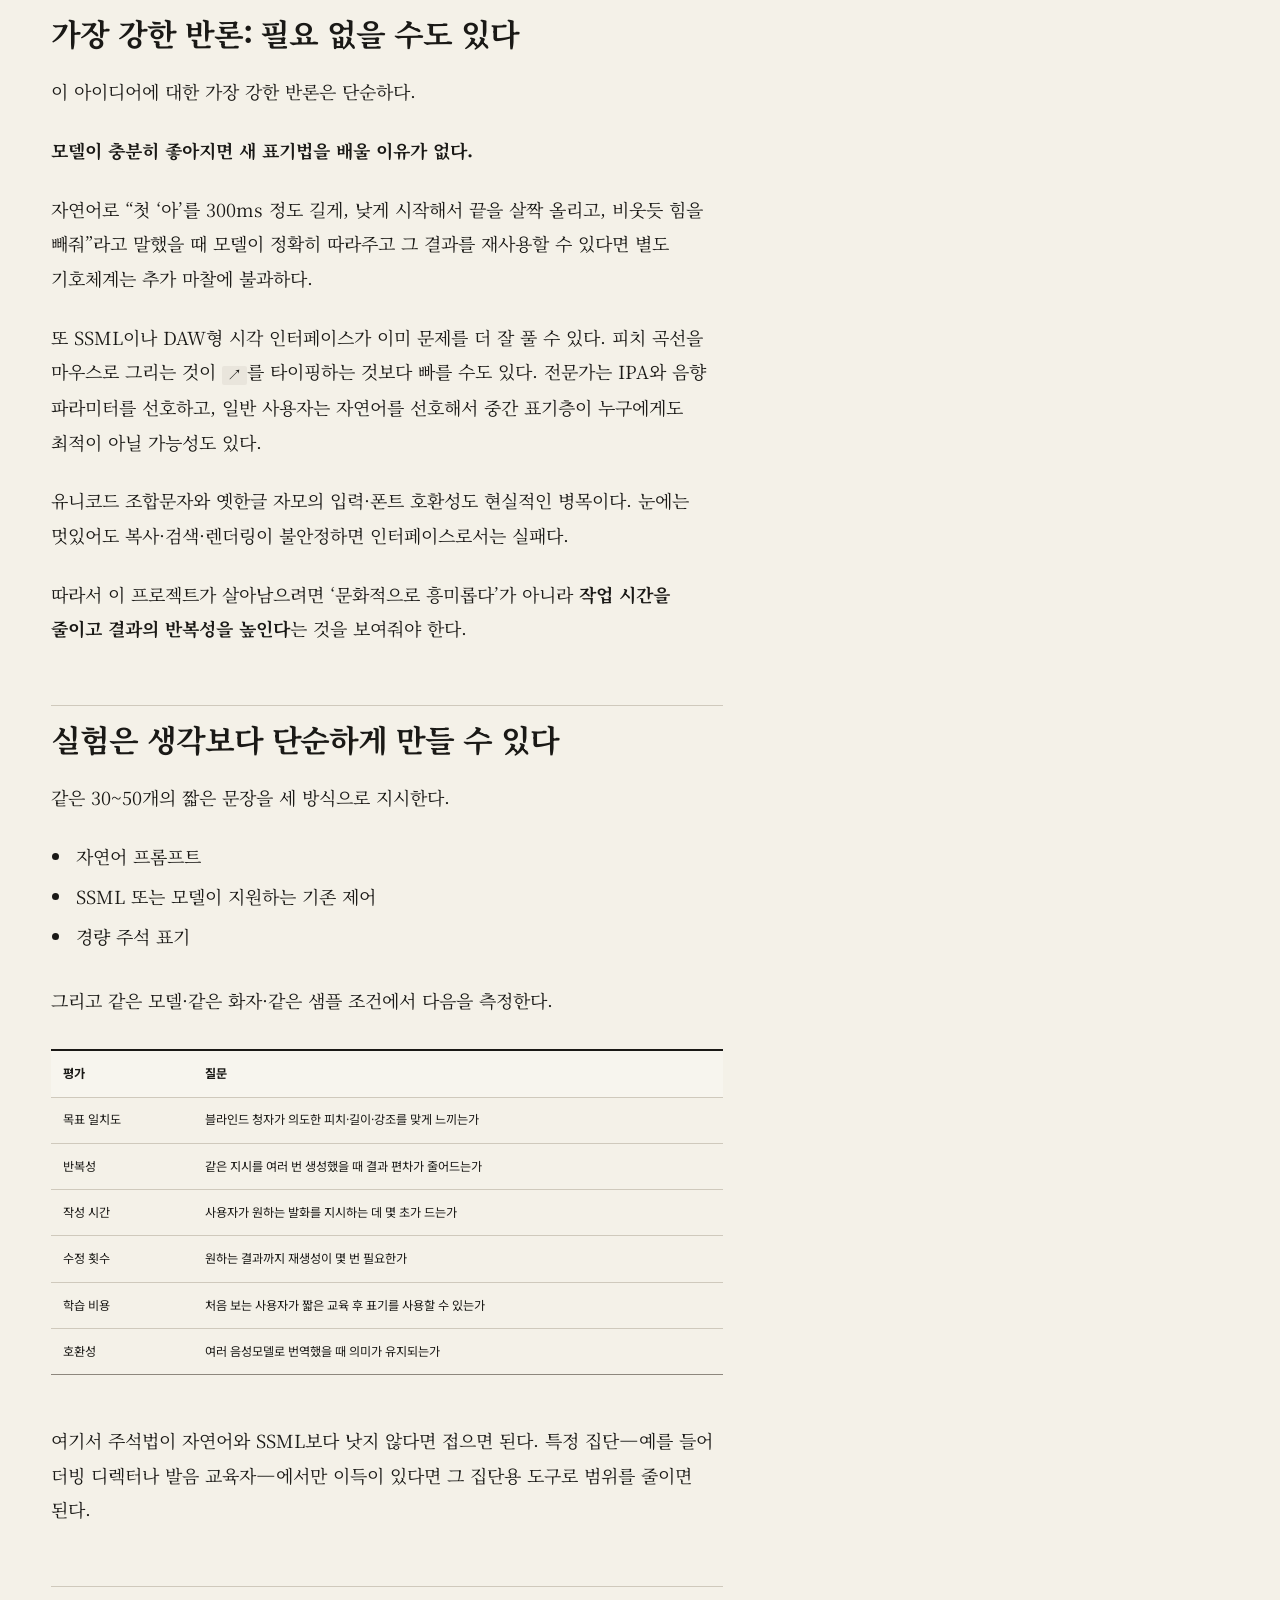
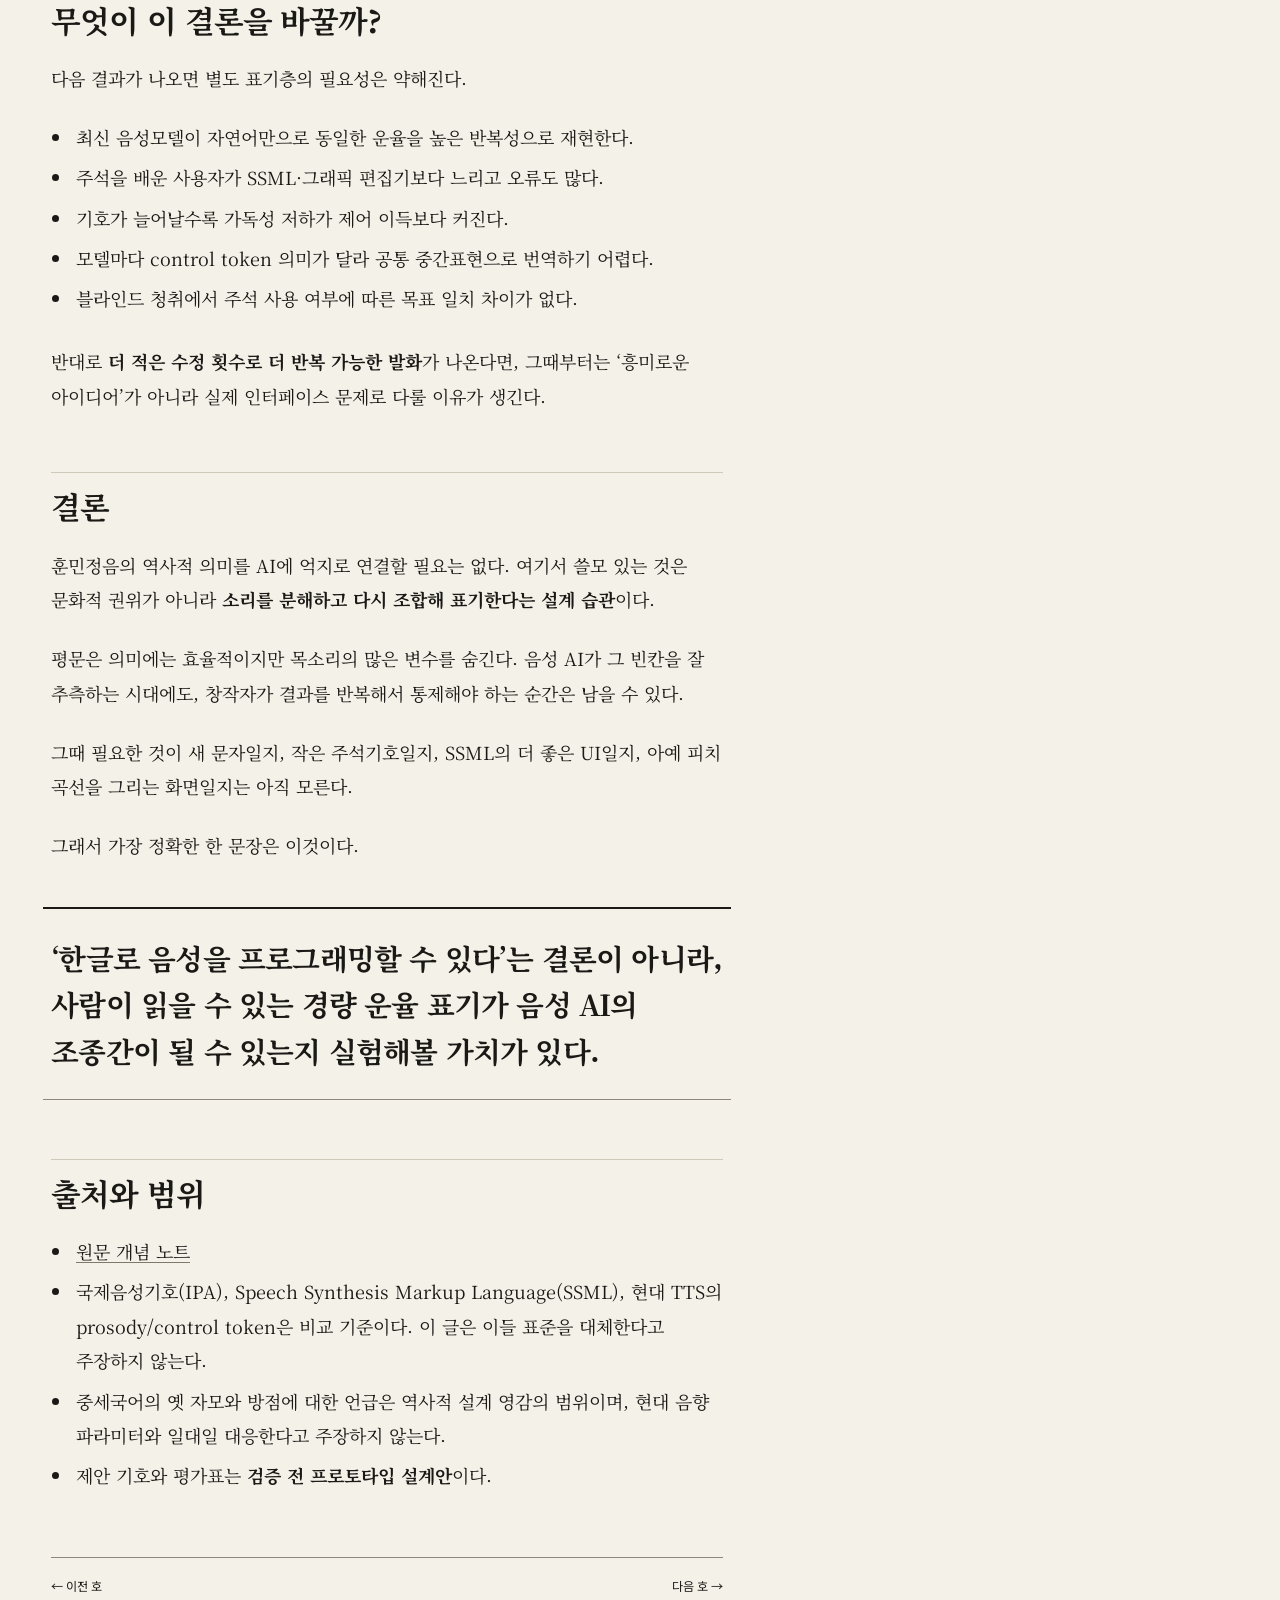
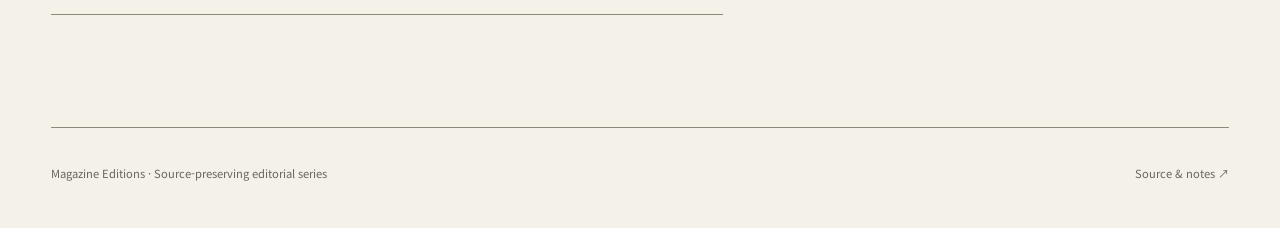
<file: docs/magazine/06-hunminjeongeum-voice-notation.html>
<!doctype html>
<html lang="ko"><head><meta charset="utf-8"><meta name="viewport" content="width=device-width,initial-scale=1">
<title>목소리를 위한 두 번째 악보 — Magazine Editions</title><meta name="description" content="“아 진짜?”라는 다섯 글자는 놀람도 되고, 비꼼도 되고, 지친 체념도 된다. 글자는 같은데 목소리는 전혀 다르다.">
<link rel="stylesheet" href="style.css"></head><body>
<header class="masthead"><a href="index.html">MAGAZINE COLUMN</a><span class="edition">Ongoing publication · 2026</span><a href="style-guide.html">TYPE / STYLE</a></header>
<main class="page">
<header class="article-header"><div class="kicker">COLUMN 06</div><h1 class="article-title">목소리를 위한 두 번째 악보</h1><p class="deck">“아 진짜?”라는 다섯 글자는 놀람도 되고, 비꼼도 되고, 지친 체념도 된다. 글자는 같은데 목소리는 전혀 다르다.</p><div class="article-meta"><span>인터페이스 가설</span><span>2026.08.31</span><span>Facts · inference · hypothesis separated</span></div></header>
<div class="article-grid"><article class="article-body"><aside class="evidence-note"><strong>근거 상태:</strong> 인터페이스 설계 가설. 훈민정음의 조합 원리와 옛 표기에서 아이디어를 빌리지만, 아래 표기법이 기존 IPA·SSML·음성모델 제어 방식보다 우월하다는 실증은 없다. 목표는 ‘한글이 더 위대하다’를 증명하는 것이 아니라 <strong>말소리에 남아 있는 정보를 사람이 얼마나 편하게 직접 지시할 수 있는가</strong>를 시험하는 것이다.</aside>
<p>“아 진짜?”라는 다섯 글자는 놀람도 되고, 비꼼도 되고, 지친 체념도 된다. 글자는 같은데 목소리는 전혀 다르다.</p>
<p>텍스트 음성합성 모델은 이 빈칸을 매번 추측한다. 높낮이, 길이, 강세, 숨, 속도, 멈춤, 감정의 방향을 문맥과 프롬프트에서 복원한다. 모델이 좋아질수록 추측은 그럴듯해지지만, 창작자 입장에서는 다른 문제가 남는다.</p>
<blockquote class="pullquote"><p><strong>잘 추측하는 것과 원하는 발화를 반복해서 재현하는 것은 같은 능력이 아니다.</strong></p></blockquote>
<p>영상 편집자에게 타임라인이 있고 음악가에게 악보가 있듯, 음성 생성에도 자연어 프롬프트와 음소 코드 사이의 중간 제어층이 필요할 수 있다. 이 글은 그 중간층을 훈민정음의 ‘소리를 조립해 적는다’는 발상에서 다시 생각해보는 설계 실험이다.</p>
<h2>문제는 한글이 아니라 ‘평문’이다</h2>
<p>일상 문장은 의미 전달에 효율적이지만 실제 발화 정보를 크게 압축한다.</p>
<p><code>아 진짜?</code></p>
<p>이 한 줄에는 보통 다음 정보가 명시돼 있지 않다.</p>
<ul><li>첫 음절의 시작 높이와 끝 높이</li><li>‘진짜’의 길이와 강세</li><li>질문 끝에서 올라가는지 내려가는지</li><li>숨 섞인 소리인지 단단한 발성인지</li><li>단어 사이의 멈춤</li><li>놀람인지, 비꼼인지, 짜증인지</li></ul>
<p>사람끼리는 문맥과 표정으로 채운다. 음성모델도 통계적으로 채운다. 하지만 더 직접적인 제어가 필요한 더빙·게임 대사·캐릭터 보이스·교육용 발음에서는 “적당히 슬프게” 같은 지시가 매번 같은 음향 결과를 보장하지 않는다.</p>
<p>따라서 이 글의 질문은 좁다.</p>
<blockquote class="pullquote"><p><strong>사람이 읽을 수 있으면서 기계가 구조화된 제어값으로 변환하기도 쉬운 ‘발화 주석층’을 만들 수 있을까?</strong></p></blockquote>
<h2>훈민정음에서 빌릴 것은 자부심이 아니라 설계 원리다</h2>
<p>훈민정음은 자음과 모음을 조합해 음절을 만들고, 중세국어에서는 방점처럼 음높이와 관련된 정보를 덧붙이는 표기도 사용했다. 이것이 현대 음성 AI용 언어가 이미 존재했다는 뜻은 아니다. 역사적 표기와 현대 음향 제어는 목적도 변수도 다르다.</p>
<p>다만 한 가지 설계 힌트는 얻을 수 있다.</p>
<p><strong>기본 글자와 부가적인 소리 정보를 분리해 겹쳐 쓴다.</strong></p>
<p>평문을 그대로 두고 필요한 구간에만 길이·피치·강세·발성 같은 표지를 덧붙인다면, 사용자는 전문 음성학 표기를 전부 배우지 않고도 발화를 조금 더 직접 편집할 수 있다.</p>
<p>예를 들어 개념 수준에서는 이렇게 적을 수 있다.</p>
<pre data-lang="text"><code>아↗ 진짜↗?!     놀라며 올라가는 발화
아↘ 진짜↘?      낮고 지친 의문
아ˉ 진짜↘       첫 음절을 길게 끌고 낮게 끝냄
!아 진짜?!      강한 어택
아{whisper}      속삭임 지시</code></pre>
<p>이 기호들이 정답이라는 뜻은 아니다. 오히려 <strong>기호를 무엇으로 정할지는 가장 나중 문제</strong>다. 먼저 어떤 제어 변수가 실제 생성 품질과 반복성을 개선하는지 확인해야 한다.</p>
<h2>이미 있는 도구들과 무엇이 다른가</h2>
<p>새 표기법은 ‘새롭다’는 이유만으로 가치가 생기지 않는다. 이미 더 정교한 체계들이 있다.</p>
<div class="table-wrap"><table><thead><tr><th>방식</th><th>잘하는 일</th><th>사람에게 드는 비용</th><th>이 가설이 노리는 빈칸</th></tr></thead><tbody><tr><td><strong>IPA</strong></td><td>음소와 조음의 정밀한 기술</td><td>학습 부담이 크고 감정·리듬 전체를 바로 지휘하는 표기는 아님</td><td>일상 문장 위에 가벼운 운율 제어를 얹기</td></tr><tr><td><strong>SSML</strong></td><td>속도·피치·휴지·발음 등 TTS 제어</td><td>태그 문법이 길고 플랫폼별 지원 차이가 큼</td><td>창작자가 문장을 읽으며 바로 편집하는 시각적 표기</td></tr><tr><td><strong>자연어 프롬프트</strong></td><td>가장 배우기 쉽고 표현 범위가 넓음</td><td>같은 지시가 같은 음향 결과를 보장하지 않을 수 있음</td><td>반복 가능한 세부 제어</td></tr><tr><td><strong>모델 내부 prosody/control token</strong></td><td>모델에 맞으면 매우 효율적</td><td>일반 사용자가 직접 읽거나 수정하기 어려울 수 있음</td><td>인간용 표기와 기계용 토큰 사이의 번역층</td></tr><tr><td><strong>제안하는 경량 주석층</strong></td><td>평문과 제어를 한 화면에서 결합하는 것을 목표</td><td>새 문법을 배워야 하고 표준이 없음</td><td>‘읽을 수 있는 음성 컨트롤러’가 실익이 있는지 시험</td></tr></tbody></table></div>
<p>여기서 가장 위험한 착각은 “한글의 조합성이 좋으니 이 방식도 당연히 좋을 것”이라고 점프하는 것이다. 문자체계의 우수성과 <strong>UI의 사용성</strong>, 그리고 <strong>모델 제어 성능</strong>은 별개의 문제다.</p>
<h2>최소한으로 시작해야 한다</h2>
<p>초기 아이디어에는 길이, 피치, 강세, 숨, 감정, 웃음, 조음까지 많은 기호를 넣을 수 있다. 그러나 모든 변수를 한꺼번에 노출하면 표기는 금세 악보가 아니라 암호가 된다.</p>
<p>실험용 1차 버전이라면 오히려 네 가지 정도로 줄이는 편이 낫다.</p>
<ol><li><strong>길이</strong> — 짧게 / 보통 / 길게</li><li><strong>피치 방향</strong> — 상승 / 하강 / 평탄</li><li><strong>강조</strong> — 일반 / 강조</li><li><strong>휴지</strong> — 짧은 멈춤 / 긴 멈춤</li></ol>
<p>감정 이름은 처음부터 기호화하지 않아도 된다. ‘비꼼’이라는 감정표보다 실제 피치·길이·에너지 조합이 더 재현 가능한 제어값일 수 있기 때문이다.</p>
<p>즉 목표는 예쁜 새 문자를 만드는 것이 아니라 다음 변환을 안정시키는 것이다.</p>
<pre data-lang="text"><code>사람이 읽는 주석
→ 정규화된 발음·운율 파라미터
→ 모델별 control token / API
→ 음성</code></pre>
<p>표기법은 이 파이프라인의 <strong>사용자 인터페이스</strong>일 뿐이다.</p>
<h2>가장 강한 반론: 필요 없을 수도 있다</h2>
<p>이 아이디어에 대한 가장 강한 반론은 단순하다.</p>
<p><strong>모델이 충분히 좋아지면 새 표기법을 배울 이유가 없다.</strong></p>
<p>자연어로 “첫 ‘아’를 300ms 정도 길게, 낮게 시작해서 끝을 살짝 올리고, 비웃듯 힘을 빼줘”라고 말했을 때 모델이 정확히 따라주고 그 결과를 재사용할 수 있다면 별도 기호체계는 추가 마찰에 불과하다.</p>
<p>또 SSML이나 DAW형 시각 인터페이스가 이미 문제를 더 잘 풀 수 있다. 피치 곡선을 마우스로 그리는 것이 <code>↗</code>를 타이핑하는 것보다 빠를 수도 있다. 전문가는 IPA와 음향 파라미터를 선호하고, 일반 사용자는 자연어를 선호해서 중간 표기층이 누구에게도 최적이 아닐 가능성도 있다.</p>
<p>유니코드 조합문자와 옛한글 자모의 입력·폰트 호환성도 현실적인 병목이다. 눈에는 멋있어도 복사·검색·렌더링이 불안정하면 인터페이스로서는 실패다.</p>
<p>따라서 이 프로젝트가 살아남으려면 ‘문화적으로 흥미롭다’가 아니라 <strong>작업 시간을 줄이고 결과의 반복성을 높인다</strong>는 것을 보여줘야 한다.</p>
<h2>실험은 생각보다 단순하게 만들 수 있다</h2>
<p>같은 30~50개의 짧은 문장을 세 방식으로 지시한다.</p>
<ul><li>자연어 프롬프트</li><li>SSML 또는 모델이 지원하는 기존 제어</li><li>경량 주석 표기</li></ul>
<p>그리고 같은 모델·같은 화자·같은 샘플 조건에서 다음을 측정한다.</p>
<div class="table-wrap"><table><thead><tr><th>평가</th><th>질문</th></tr></thead><tbody><tr><td>목표 일치도</td><td>블라인드 청자가 의도한 피치·길이·강조를 맞게 느끼는가</td></tr><tr><td>반복성</td><td>같은 지시를 여러 번 생성했을 때 결과 편차가 줄어드는가</td></tr><tr><td>작성 시간</td><td>사용자가 원하는 발화를 지시하는 데 몇 초가 드는가</td></tr><tr><td>수정 횟수</td><td>원하는 결과까지 재생성이 몇 번 필요한가</td></tr><tr><td>학습 비용</td><td>처음 보는 사용자가 짧은 교육 후 표기를 사용할 수 있는가</td></tr><tr><td>호환성</td><td>여러 음성모델로 번역했을 때 의미가 유지되는가</td></tr></tbody></table></div>
<p>여기서 주석법이 자연어와 SSML보다 낫지 않다면 접으면 된다. 특정 집단—예를 들어 더빙 디렉터나 발음 교육자—에서만 이득이 있다면 그 집단용 도구로 범위를 줄이면 된다.</p>
<h2>무엇이 이 결론을 바꿀까?</h2>
<p>다음 결과가 나오면 별도 표기층의 필요성은 약해진다.</p>
<ul><li>최신 음성모델이 자연어만으로 동일한 운율을 높은 반복성으로 재현한다.</li><li>주석을 배운 사용자가 SSML·그래픽 편집기보다 느리고 오류도 많다.</li><li>기호가 늘어날수록 가독성 저하가 제어 이득보다 커진다.</li><li>모델마다 control token 의미가 달라 공통 중간표현으로 번역하기 어렵다.</li><li>블라인드 청취에서 주석 사용 여부에 따른 목표 일치 차이가 없다.</li></ul>
<p>반대로 <strong>더 적은 수정 횟수로 더 반복 가능한 발화</strong>가 나온다면, 그때부터는 ‘흥미로운 아이디어’가 아니라 실제 인터페이스 문제로 다룰 이유가 생긴다.</p>
<h2>결론</h2>
<p>훈민정음의 역사적 의미를 AI에 억지로 연결할 필요는 없다. 여기서 쓸모 있는 것은 문화적 권위가 아니라 <strong>소리를 분해하고 다시 조합해 표기한다는 설계 습관</strong>이다.</p>
<p>평문은 의미에는 효율적이지만 목소리의 많은 변수를 숨긴다. 음성 AI가 그 빈칸을 잘 추측하는 시대에도, 창작자가 결과를 반복해서 통제해야 하는 순간은 남을 수 있다.</p>
<p>그때 필요한 것이 새 문자일지, 작은 주석기호일지, SSML의 더 좋은 UI일지, 아예 피치 곡선을 그리는 화면일지는 아직 모른다.</p>
<p>그래서 가장 정확한 한 문장은 이것이다.</p>
<blockquote class="pullquote"><p><strong>‘한글로 음성을 프로그래밍할 수 있다’는 결론이 아니라, 사람이 읽을 수 있는 경량 운율 표기가 음성 AI의 조종간이 될 수 있는지 실험해볼 가치가 있다.</strong></p></blockquote>
<h2>출처와 범위</h2>
<ul><li><a href="https://github.com/kwj8677/gpt/blob/main/docs/hunminjeongeum-voice-notation.md">원문 개념 노트</a></li><li>국제음성기호(IPA), Speech Synthesis Markup Language(SSML), 현대 TTS의 prosody/control token은 비교 기준이다. 이 글은 이들 표준을 대체한다고 주장하지 않는다.</li><li>중세국어의 옛 자모와 방점에 대한 언급은 역사적 설계 영감의 범위이며, 현대 음향 파라미터와 일대일 대응한다고 주장하지 않는다.</li><li>제안 기호와 평가표는 <strong>검증 전 프로토타입 설계안</strong>이다.</li></ul><nav class="issue-nav"><a href="05-fusion-commercialization-bottlenecks.html">← 이전 호</a><a href="07-structural-cutting.html">다음 호 →</a></nav></article>
<aside class="margin-note"><span class="folio">06</span><div><strong>읽는 법</strong>이 판본은 원 연구를 덮어쓰지 않는다. 사실, 해석, 실무 가설의 강도를 구분하고 반대가설과 반증 조건을 함께 둔다.</div></aside></div>
</main><footer class="page site-footer"><span>Magazine Editions · Source-preserving editorial series</span><span><a href="https://github.com/kwj8677/gpt/tree/main/magazine">Source & notes ↗</a></span></footer></body></html>
</file>
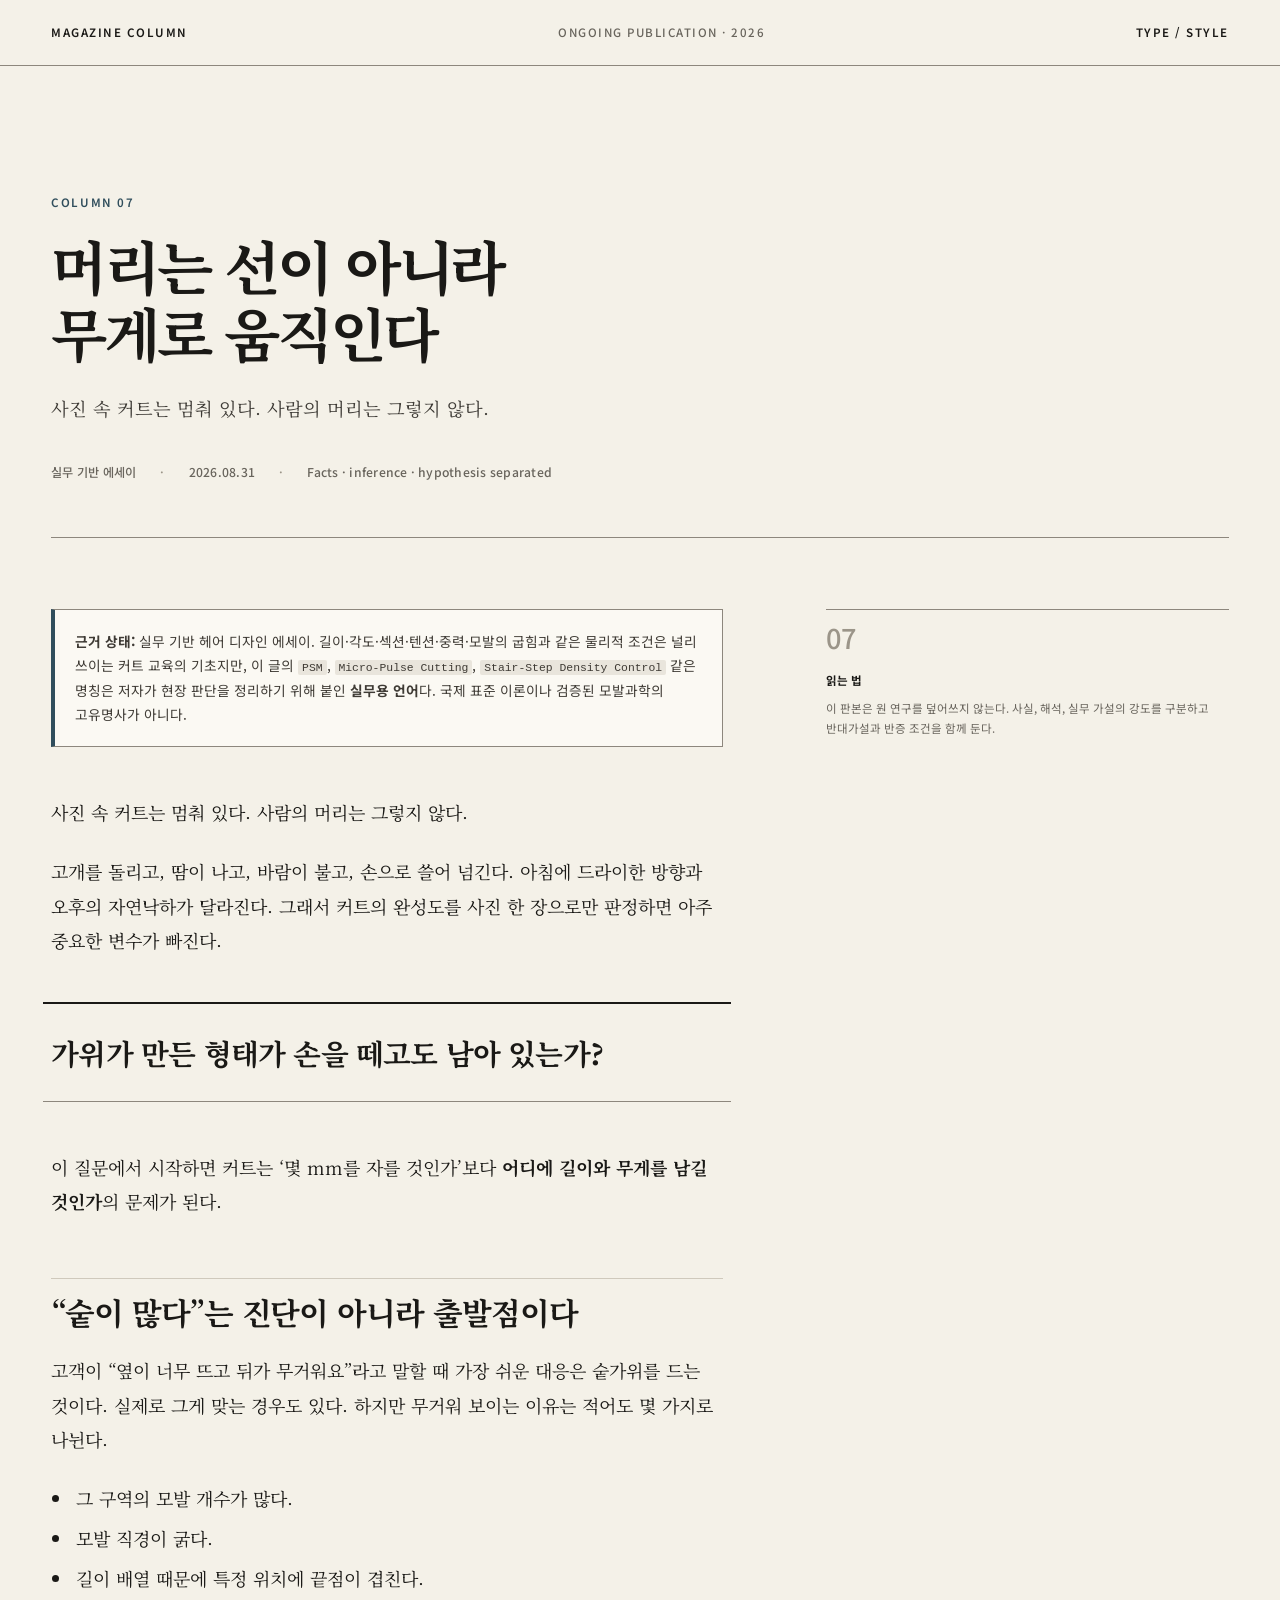
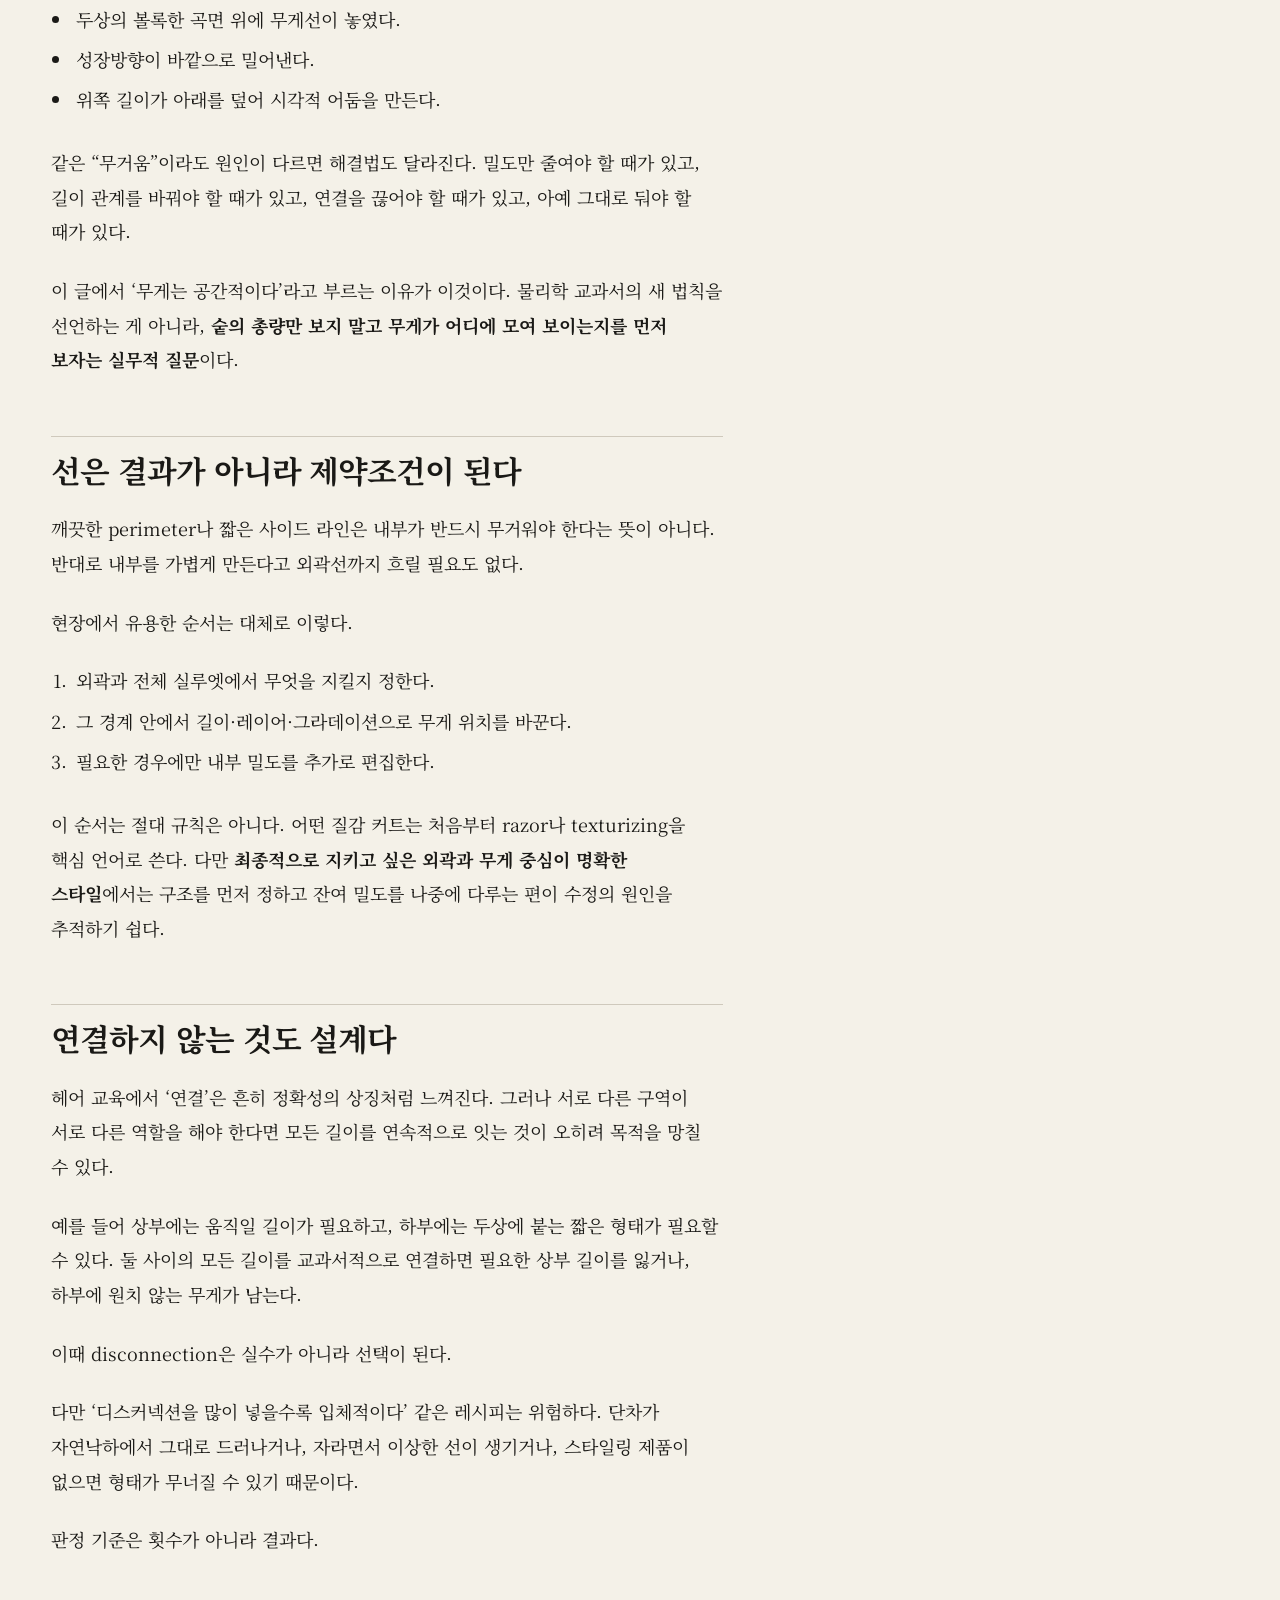
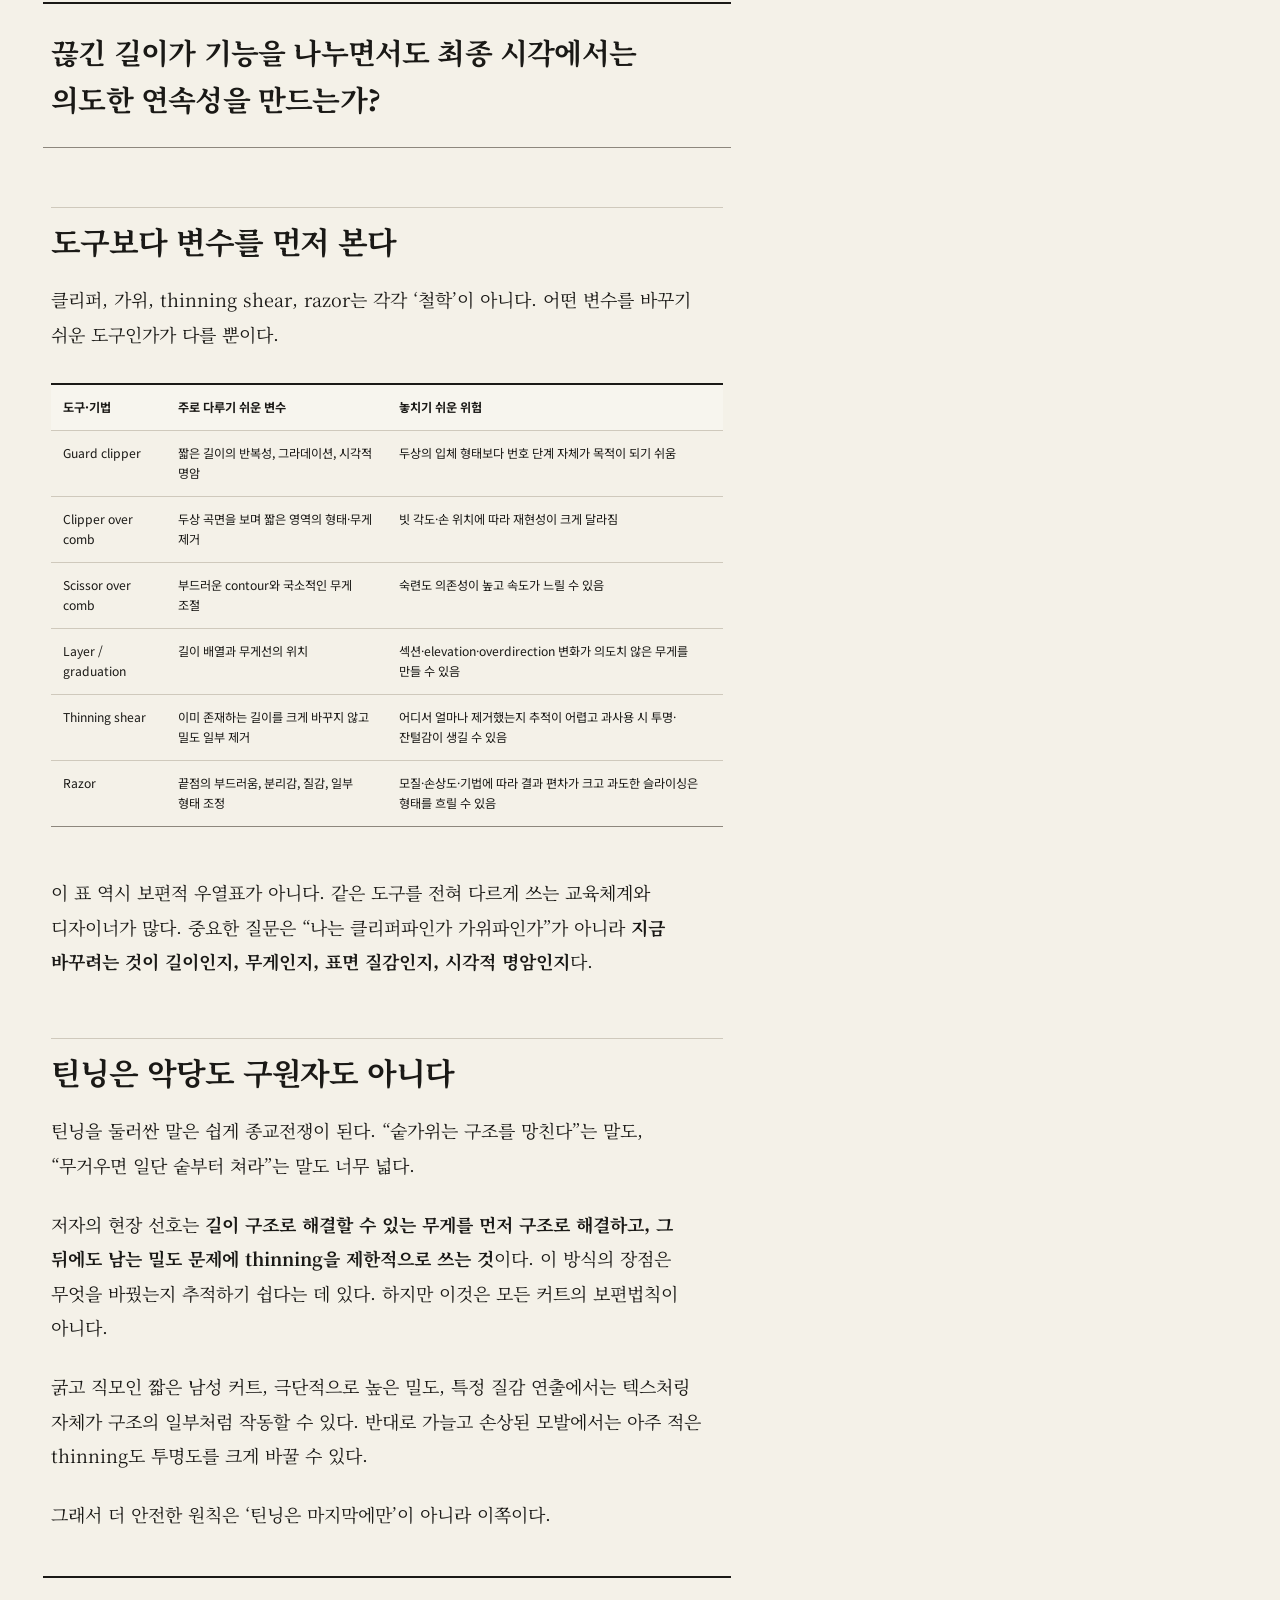
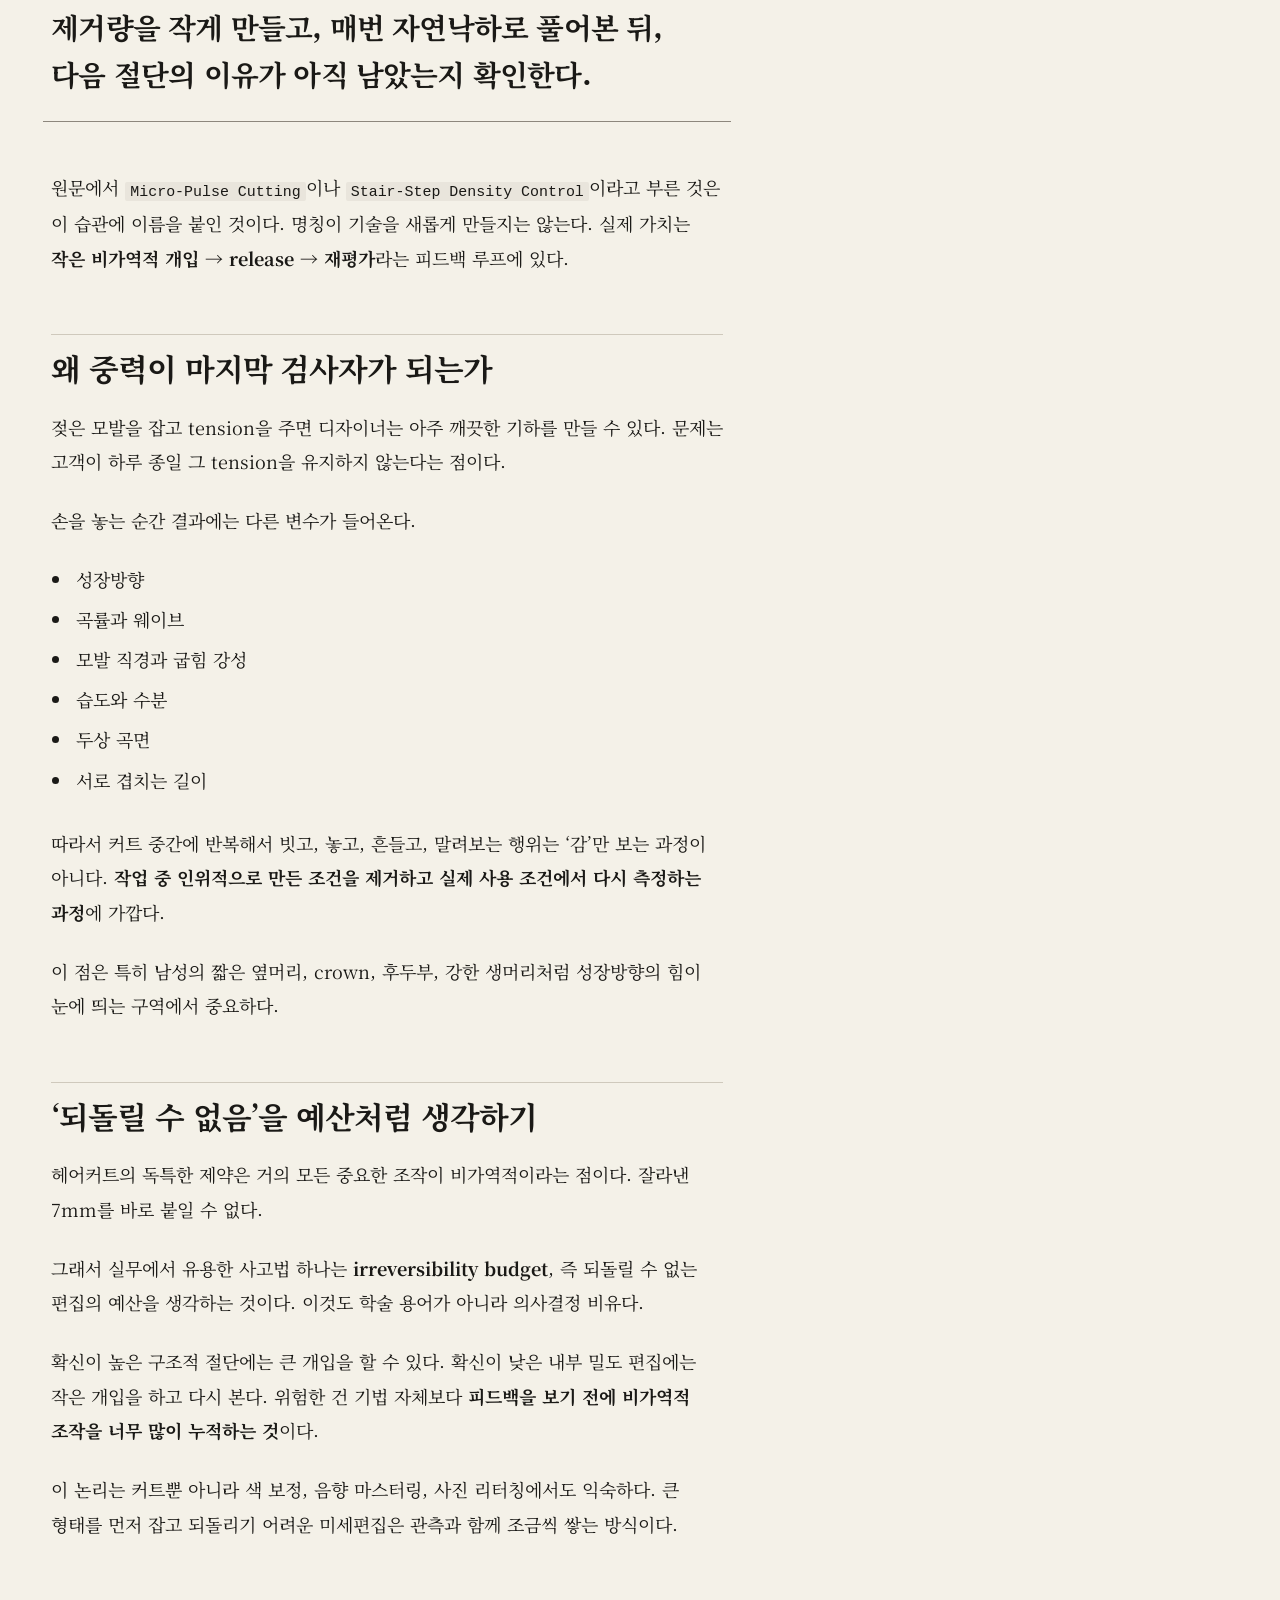
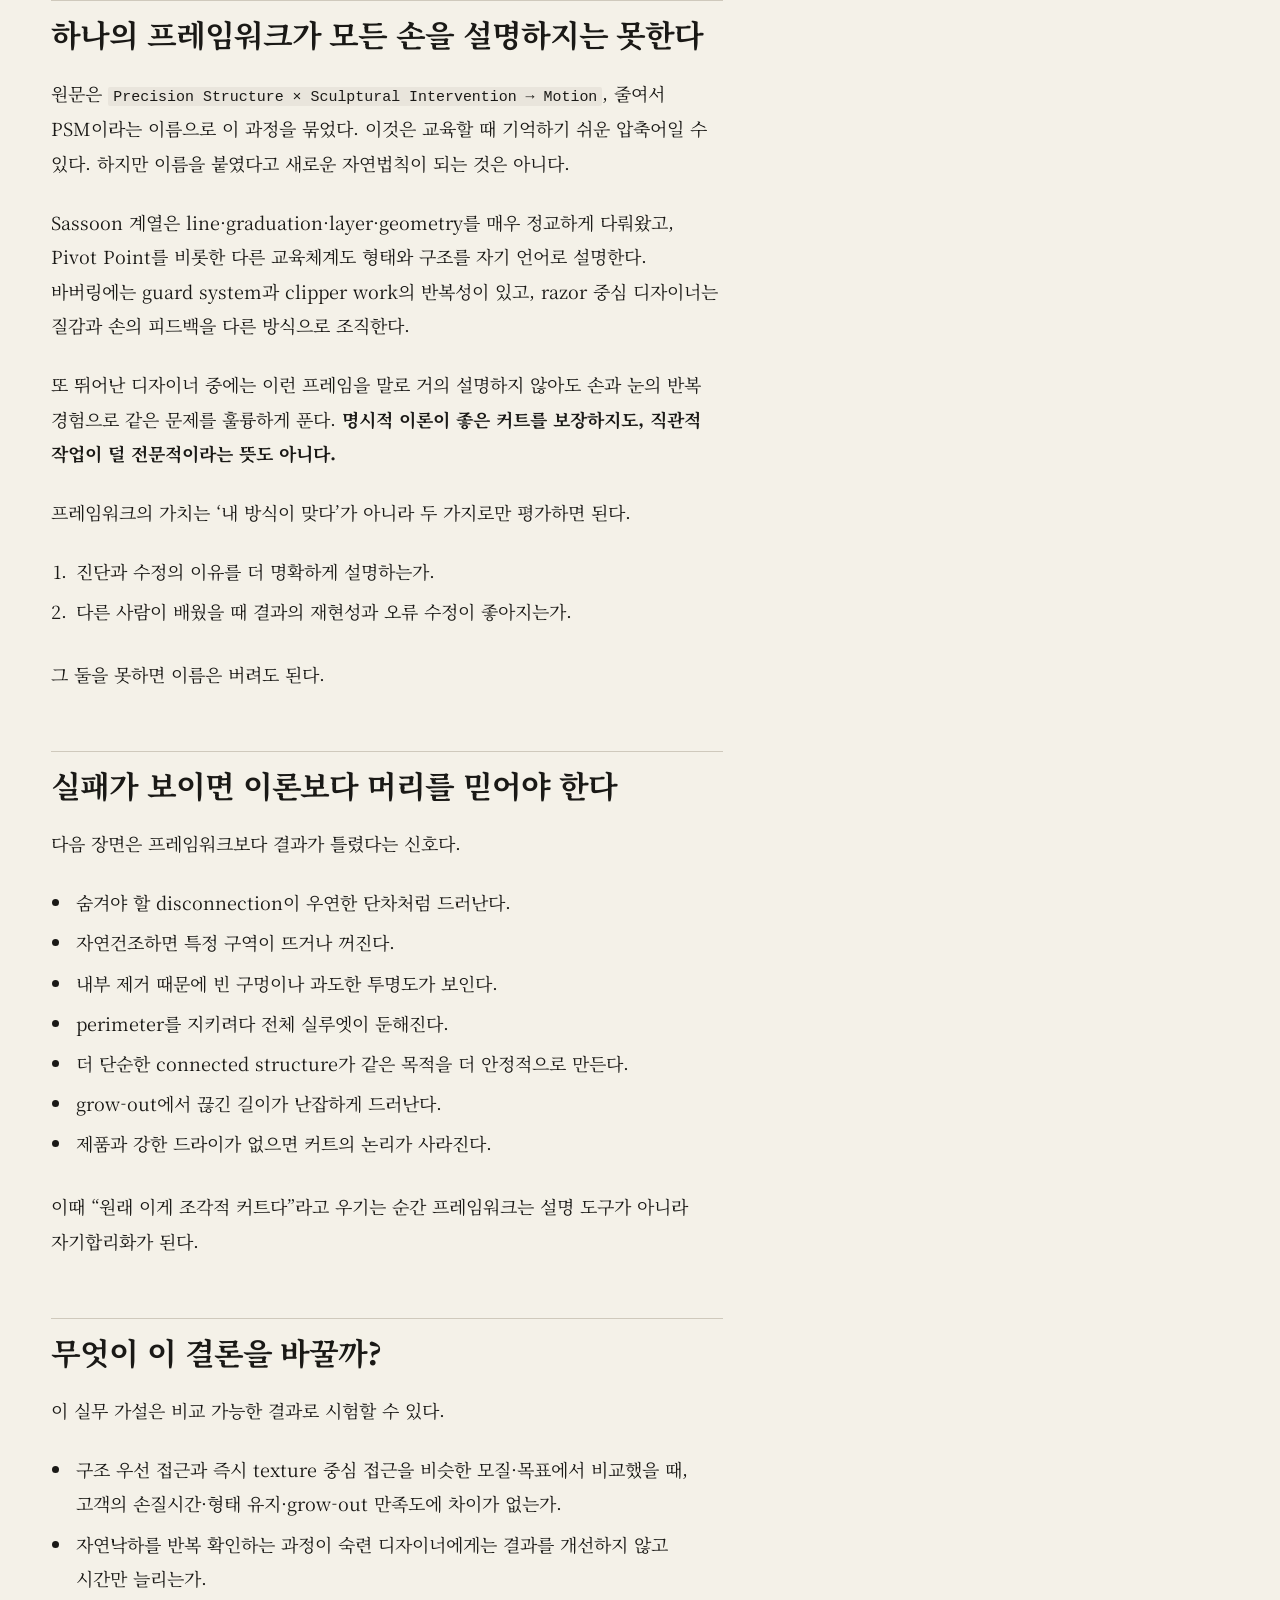
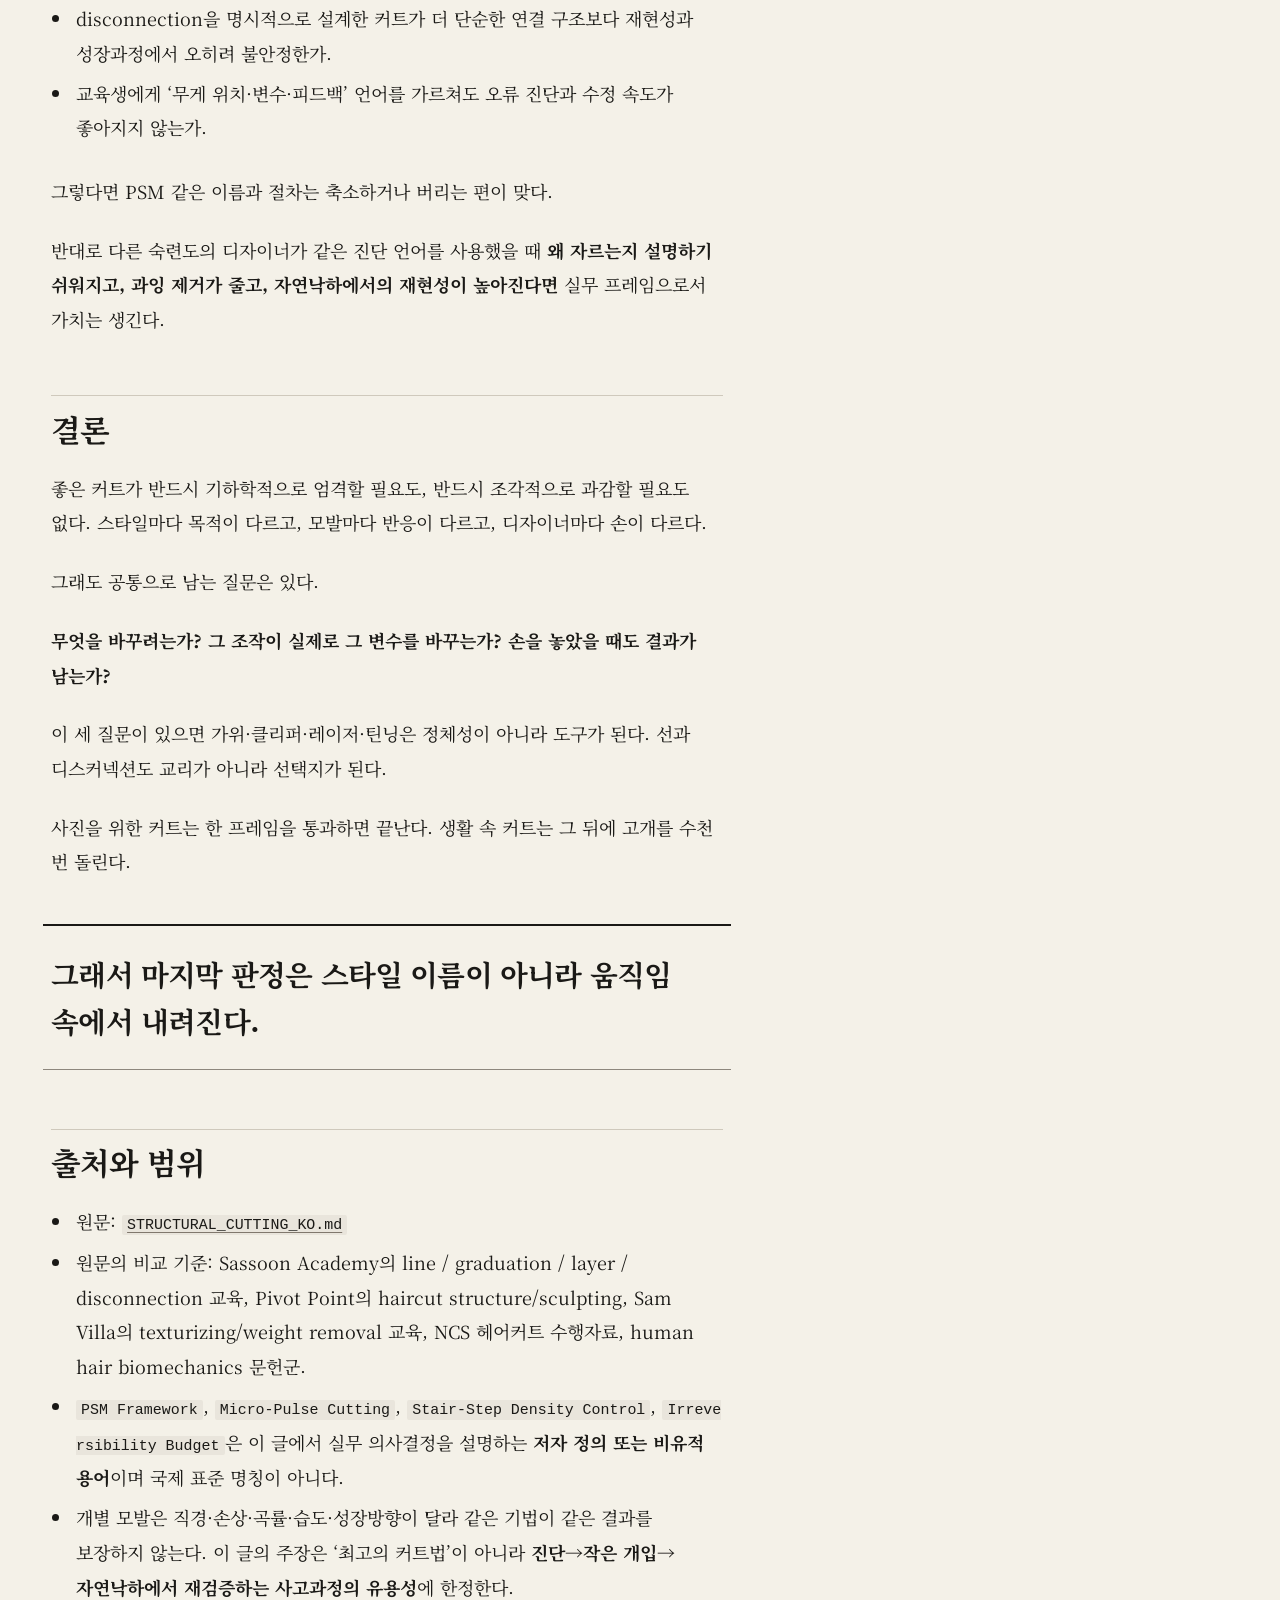
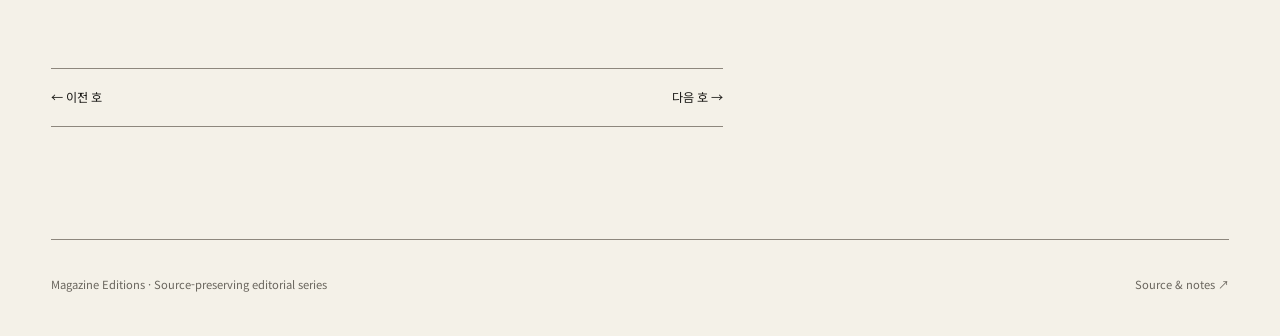
<file: docs/magazine/07-structural-cutting.html>
<!doctype html>
<html lang="ko"><head><meta charset="utf-8"><meta name="viewport" content="width=device-width,initial-scale=1">
<title>머리는 선이 아니라 무게로 움직인다 — Magazine Editions</title><meta name="description" content="사진 속 커트는 멈춰 있다. 사람의 머리는 그렇지 않다.">
<link rel="stylesheet" href="style.css"></head><body>
<header class="masthead"><a href="index.html">MAGAZINE COLUMN</a><span class="edition">Ongoing publication · 2026</span><a href="style-guide.html">TYPE / STYLE</a></header>
<main class="page">
<header class="article-header"><div class="kicker">COLUMN 07</div><h1 class="article-title">머리는 선이 아니라 무게로 움직인다</h1><p class="deck">사진 속 커트는 멈춰 있다. 사람의 머리는 그렇지 않다.</p><div class="article-meta"><span>실무 기반 에세이</span><span>2026.08.31</span><span>Facts · inference · hypothesis separated</span></div></header>
<div class="article-grid"><article class="article-body"><aside class="evidence-note"><strong>근거 상태:</strong> 실무 기반 헤어 디자인 에세이. 길이·각도·섹션·텐션·중력·모발의 굽힘과 같은 물리적 조건은 널리 쓰이는 커트 교육의 기초지만, 이 글의 <code>PSM</code>, <code>Micro-Pulse Cutting</code>, <code>Stair-Step Density Control</code> 같은 명칭은 저자가 현장 판단을 정리하기 위해 붙인 <strong>실무용 언어</strong>다. 국제 표준 이론이나 검증된 모발과학의 고유명사가 아니다.</aside>
<p>사진 속 커트는 멈춰 있다. 사람의 머리는 그렇지 않다.</p>
<p>고개를 돌리고, 땀이 나고, 바람이 불고, 손으로 쓸어 넘긴다. 아침에 드라이한 방향과 오후의 자연낙하가 달라진다. 그래서 커트의 완성도를 사진 한 장으로만 판정하면 아주 중요한 변수가 빠진다.</p>
<blockquote class="pullquote"><p><strong>가위가 만든 형태가 손을 떼고도 남아 있는가?</strong></p></blockquote>
<p>이 질문에서 시작하면 커트는 ‘몇 mm를 자를 것인가’보다 <strong>어디에 길이와 무게를 남길 것인가</strong>의 문제가 된다.</p>
<h2>“숱이 많다”는 진단이 아니라 출발점이다</h2>
<p>고객이 “옆이 너무 뜨고 뒤가 무거워요”라고 말할 때 가장 쉬운 대응은 숱가위를 드는 것이다. 실제로 그게 맞는 경우도 있다. 하지만 무거워 보이는 이유는 적어도 몇 가지로 나뉜다.</p>
<ul><li>그 구역의 모발 개수가 많다.</li><li>모발 직경이 굵다.</li><li>길이 배열 때문에 특정 위치에 끝점이 겹친다.</li><li>두상의 볼록한 곡면 위에 무게선이 놓였다.</li><li>성장방향이 바깥으로 밀어낸다.</li><li>위쪽 길이가 아래를 덮어 시각적 어둠을 만든다.</li></ul>
<p>같은 “무거움”이라도 원인이 다르면 해결법도 달라진다. 밀도만 줄여야 할 때가 있고, 길이 관계를 바꿔야 할 때가 있고, 연결을 끊어야 할 때가 있고, 아예 그대로 둬야 할 때가 있다.</p>
<p>이 글에서 ‘무게는 공간적이다’라고 부르는 이유가 이것이다. 물리학 교과서의 새 법칙을 선언하는 게 아니라, <strong>숱의 총량만 보지 말고 무게가 어디에 모여 보이는지를 먼저 보자는 실무적 질문</strong>이다.</p>
<h2>선은 결과가 아니라 제약조건이 된다</h2>
<p>깨끗한 perimeter나 짧은 사이드 라인은 내부가 반드시 무거워야 한다는 뜻이 아니다. 반대로 내부를 가볍게 만든다고 외곽선까지 흐릴 필요도 없다.</p>
<p>현장에서 유용한 순서는 대체로 이렇다.</p>
<ol><li>외곽과 전체 실루엣에서 무엇을 지킬지 정한다.</li><li>그 경계 안에서 길이·레이어·그라데이션으로 무게 위치를 바꾼다.</li><li>필요한 경우에만 내부 밀도를 추가로 편집한다.</li></ol>
<p>이 순서는 절대 규칙은 아니다. 어떤 질감 커트는 처음부터 razor나 texturizing을 핵심 언어로 쓴다. 다만 <strong>최종적으로 지키고 싶은 외곽과 무게 중심이 명확한 스타일</strong>에서는 구조를 먼저 정하고 잔여 밀도를 나중에 다루는 편이 수정의 원인을 추적하기 쉽다.</p>
<h2>연결하지 않는 것도 설계다</h2>
<p>헤어 교육에서 ‘연결’은 흔히 정확성의 상징처럼 느껴진다. 그러나 서로 다른 구역이 서로 다른 역할을 해야 한다면 모든 길이를 연속적으로 잇는 것이 오히려 목적을 망칠 수 있다.</p>
<p>예를 들어 상부에는 움직일 길이가 필요하고, 하부에는 두상에 붙는 짧은 형태가 필요할 수 있다. 둘 사이의 모든 길이를 교과서적으로 연결하면 필요한 상부 길이를 잃거나, 하부에 원치 않는 무게가 남는다.</p>
<p>이때 disconnection은 실수가 아니라 선택이 된다.</p>
<p>다만 ‘디스커넥션을 많이 넣을수록 입체적이다’ 같은 레시피는 위험하다. 단차가 자연낙하에서 그대로 드러나거나, 자라면서 이상한 선이 생기거나, 스타일링 제품이 없으면 형태가 무너질 수 있기 때문이다.</p>
<p>판정 기준은 횟수가 아니라 결과다.</p>
<blockquote class="pullquote"><p><strong>끊긴 길이가 기능을 나누면서도 최종 시각에서는 의도한 연속성을 만드는가?</strong></p></blockquote>
<h2>도구보다 변수를 먼저 본다</h2>
<p>클리퍼, 가위, thinning shear, razor는 각각 ‘철학’이 아니다. 어떤 변수를 바꾸기 쉬운 도구인가가 다를 뿐이다.</p>
<div class="table-wrap"><table><thead><tr><th>도구·기법</th><th>주로 다루기 쉬운 변수</th><th>놓치기 쉬운 위험</th></tr></thead><tbody><tr><td>Guard clipper</td><td>짧은 길이의 반복성, 그라데이션, 시각적 명암</td><td>두상의 입체 형태보다 번호 단계 자체가 목적이 되기 쉬움</td></tr><tr><td>Clipper over comb</td><td>두상 곡면을 보며 짧은 영역의 형태·무게 제거</td><td>빗 각도·손 위치에 따라 재현성이 크게 달라짐</td></tr><tr><td>Scissor over comb</td><td>부드러운 contour와 국소적인 무게 조절</td><td>숙련도 의존성이 높고 속도가 느릴 수 있음</td></tr><tr><td>Layer / graduation</td><td>길이 배열과 무게선의 위치</td><td>섹션·elevation·overdirection 변화가 의도치 않은 무게를 만들 수 있음</td></tr><tr><td>Thinning shear</td><td>이미 존재하는 길이를 크게 바꾸지 않고 밀도 일부 제거</td><td>어디서 얼마나 제거했는지 추적이 어렵고 과사용 시 투명·잔털감이 생길 수 있음</td></tr><tr><td>Razor</td><td>끝점의 부드러움, 분리감, 질감, 일부 형태 조정</td><td>모질·손상도·기법에 따라 결과 편차가 크고 과도한 슬라이싱은 형태를 흐릴 수 있음</td></tr></tbody></table></div>
<p>이 표 역시 보편적 우열표가 아니다. 같은 도구를 전혀 다르게 쓰는 교육체계와 디자이너가 많다. 중요한 질문은 “나는 클리퍼파인가 가위파인가”가 아니라 <strong>지금 바꾸려는 것이 길이인지, 무게인지, 표면 질감인지, 시각적 명암인지</strong>다.</p>
<h2>틴닝은 악당도 구원자도 아니다</h2>
<p>틴닝을 둘러싼 말은 쉽게 종교전쟁이 된다. “숱가위는 구조를 망친다”는 말도, “무거우면 일단 숱부터 쳐라”는 말도 너무 넓다.</p>
<p>저자의 현장 선호는 <strong>길이 구조로 해결할 수 있는 무게를 먼저 구조로 해결하고, 그 뒤에도 남는 밀도 문제에 thinning을 제한적으로 쓰는 것</strong>이다. 이 방식의 장점은 무엇을 바꿨는지 추적하기 쉽다는 데 있다. 하지만 이것은 모든 커트의 보편법칙이 아니다.</p>
<p>굵고 직모인 짧은 남성 커트, 극단적으로 높은 밀도, 특정 질감 연출에서는 텍스처링 자체가 구조의 일부처럼 작동할 수 있다. 반대로 가늘고 손상된 모발에서는 아주 적은 thinning도 투명도를 크게 바꿀 수 있다.</p>
<p>그래서 더 안전한 원칙은 ‘틴닝은 마지막에만’이 아니라 이쪽이다.</p>
<blockquote class="pullquote"><p><strong>제거량을 작게 만들고, 매번 자연낙하로 풀어본 뒤, 다음 절단의 이유가 아직 남았는지 확인한다.</strong></p></blockquote>
<p>원문에서 <code>Micro-Pulse Cutting</code>이나 <code>Stair-Step Density Control</code>이라고 부른 것은 이 습관에 이름을 붙인 것이다. 명칭이 기술을 새롭게 만들지는 않는다. 실제 가치는 <strong>작은 비가역적 개입 → release → 재평가</strong>라는 피드백 루프에 있다.</p>
<h2>왜 중력이 마지막 검사자가 되는가</h2>
<p>젖은 모발을 잡고 tension을 주면 디자이너는 아주 깨끗한 기하를 만들 수 있다. 문제는 고객이 하루 종일 그 tension을 유지하지 않는다는 점이다.</p>
<p>손을 놓는 순간 결과에는 다른 변수가 들어온다.</p>
<ul><li>성장방향</li><li>곡률과 웨이브</li><li>모발 직경과 굽힘 강성</li><li>습도와 수분</li><li>두상 곡면</li><li>서로 겹치는 길이</li></ul>
<p>따라서 커트 중간에 반복해서 빗고, 놓고, 흔들고, 말려보는 행위는 ‘감’만 보는 과정이 아니다. <strong>작업 중 인위적으로 만든 조건을 제거하고 실제 사용 조건에서 다시 측정하는 과정</strong>에 가깝다.</p>
<p>이 점은 특히 남성의 짧은 옆머리, crown, 후두부, 강한 생머리처럼 성장방향의 힘이 눈에 띄는 구역에서 중요하다.</p>
<h2>‘되돌릴 수 없음’을 예산처럼 생각하기</h2>
<p>헤어커트의 독특한 제약은 거의 모든 중요한 조작이 비가역적이라는 점이다. 잘라낸 7mm를 바로 붙일 수 없다.</p>
<p>그래서 실무에서 유용한 사고법 하나는 <strong>irreversibility budget</strong>, 즉 되돌릴 수 없는 편집의 예산을 생각하는 것이다. 이것도 학술 용어가 아니라 의사결정 비유다.</p>
<p>확신이 높은 구조적 절단에는 큰 개입을 할 수 있다. 확신이 낮은 내부 밀도 편집에는 작은 개입을 하고 다시 본다. 위험한 건 기법 자체보다 <strong>피드백을 보기 전에 비가역적 조작을 너무 많이 누적하는 것</strong>이다.</p>
<p>이 논리는 커트뿐 아니라 색 보정, 음향 마스터링, 사진 리터칭에서도 익숙하다. 큰 형태를 먼저 잡고 되돌리기 어려운 미세편집은 관측과 함께 조금씩 쌓는 방식이다.</p>
<h2>하나의 프레임워크가 모든 손을 설명하지는 못한다</h2>
<p>원문은 <code>Precision Structure × Sculptural Intervention → Motion</code>, 줄여서 PSM이라는 이름으로 이 과정을 묶었다. 이것은 교육할 때 기억하기 쉬운 압축어일 수 있다. 하지만 이름을 붙였다고 새로운 자연법칙이 되는 것은 아니다.</p>
<p>Sassoon 계열은 line·graduation·layer·geometry를 매우 정교하게 다뤄왔고, Pivot Point를 비롯한 다른 교육체계도 형태와 구조를 자기 언어로 설명한다. 바버링에는 guard system과 clipper work의 반복성이 있고, razor 중심 디자이너는 질감과 손의 피드백을 다른 방식으로 조직한다.</p>
<p>또 뛰어난 디자이너 중에는 이런 프레임을 말로 거의 설명하지 않아도 손과 눈의 반복 경험으로 같은 문제를 훌륭하게 푼다. <strong>명시적 이론이 좋은 커트를 보장하지도, 직관적 작업이 덜 전문적이라는 뜻도 아니다.</strong></p>
<p>프레임워크의 가치는 ‘내 방식이 맞다’가 아니라 두 가지로만 평가하면 된다.</p>
<ol><li>진단과 수정의 이유를 더 명확하게 설명하는가.</li><li>다른 사람이 배웠을 때 결과의 재현성과 오류 수정이 좋아지는가.</li></ol>
<p>그 둘을 못하면 이름은 버려도 된다.</p>
<h2>실패가 보이면 이론보다 머리를 믿어야 한다</h2>
<p>다음 장면은 프레임워크보다 결과가 틀렸다는 신호다.</p>
<ul><li>숨겨야 할 disconnection이 우연한 단차처럼 드러난다.</li><li>자연건조하면 특정 구역이 뜨거나 꺼진다.</li><li>내부 제거 때문에 빈 구멍이나 과도한 투명도가 보인다.</li><li>perimeter를 지키려다 전체 실루엣이 둔해진다.</li><li>더 단순한 connected structure가 같은 목적을 더 안정적으로 만든다.</li><li>grow-out에서 끊긴 길이가 난잡하게 드러난다.</li><li>제품과 강한 드라이가 없으면 커트의 논리가 사라진다.</li></ul>
<p>이때 “원래 이게 조각적 커트다”라고 우기는 순간 프레임워크는 설명 도구가 아니라 자기합리화가 된다.</p>
<h2>무엇이 이 결론을 바꿀까?</h2>
<p>이 실무 가설은 비교 가능한 결과로 시험할 수 있다.</p>
<ul><li>구조 우선 접근과 즉시 texture 중심 접근을 비슷한 모질·목표에서 비교했을 때, 고객의 손질시간·형태 유지·grow-out 만족도에 차이가 없는가.</li><li>자연낙하를 반복 확인하는 과정이 숙련 디자이너에게는 결과를 개선하지 않고 시간만 늘리는가.</li><li>disconnection을 명시적으로 설계한 커트가 더 단순한 연결 구조보다 재현성과 성장과정에서 오히려 불안정한가.</li><li>교육생에게 ‘무게 위치·변수·피드백’ 언어를 가르쳐도 오류 진단과 수정 속도가 좋아지지 않는가.</li></ul>
<p>그렇다면 PSM 같은 이름과 절차는 축소하거나 버리는 편이 맞다.</p>
<p>반대로 다른 숙련도의 디자이너가 같은 진단 언어를 사용했을 때 <strong>왜 자르는지 설명하기 쉬워지고, 과잉 제거가 줄고, 자연낙하에서의 재현성이 높아진다면</strong> 실무 프레임으로서 가치는 생긴다.</p>
<h2>결론</h2>
<p>좋은 커트가 반드시 기하학적으로 엄격할 필요도, 반드시 조각적으로 과감할 필요도 없다. 스타일마다 목적이 다르고, 모발마다 반응이 다르고, 디자이너마다 손이 다르다.</p>
<p>그래도 공통으로 남는 질문은 있다.</p>
<p><strong>무엇을 바꾸려는가? 그 조작이 실제로 그 변수를 바꾸는가? 손을 놓았을 때도 결과가 남는가?</strong></p>
<p>이 세 질문이 있으면 가위·클리퍼·레이저·틴닝은 정체성이 아니라 도구가 된다. 선과 디스커넥션도 교리가 아니라 선택지가 된다.</p>
<p>사진을 위한 커트는 한 프레임을 통과하면 끝난다. 생활 속 커트는 그 뒤에 고개를 수천 번 돌린다.</p>
<blockquote class="pullquote"><p><strong>그래서 마지막 판정은 스타일 이름이 아니라 움직임 속에서 내려진다.</strong></p></blockquote>
<h2>출처와 범위</h2>
<ul><li>원문: <a href="https://github.com/kwj8677/thuggy-mens-hair-knowledge/blob/main/guides/STRUCTURAL_CUTTING_KO.md"><code>STRUCTURAL_CUTTING_KO.md</code></a></li><li>원문의 비교 기준: Sassoon Academy의 line / graduation / layer / disconnection 교육, Pivot Point의 haircut structure/sculpting, Sam Villa의 texturizing/weight removal 교육, NCS 헤어커트 수행자료, human hair biomechanics 문헌군.</li><li><code>PSM Framework</code>, <code>Micro-Pulse Cutting</code>, <code>Stair-Step Density Control</code>, <code>Irreversibility Budget</code>은 이 글에서 실무 의사결정을 설명하는 <strong>저자 정의 또는 비유적 용어</strong>이며 국제 표준 명칭이 아니다.</li><li>개별 모발은 직경·손상·곡률·습도·성장방향이 달라 같은 기법이 같은 결과를 보장하지 않는다. 이 글의 주장은 ‘최고의 커트법’이 아니라 <strong>진단→작은 개입→자연낙하에서 재검증하는 사고과정의 유용성</strong>에 한정한다.</li></ul><nav class="issue-nav"><a href="06-hunminjeongeum-voice-notation.html">← 이전 호</a><a href="08-civilization-mother-ai.html">다음 호 →</a></nav></article>
<aside class="margin-note"><span class="folio">07</span><div><strong>읽는 법</strong>이 판본은 원 연구를 덮어쓰지 않는다. 사실, 해석, 실무 가설의 강도를 구분하고 반대가설과 반증 조건을 함께 둔다.</div></aside></div>
</main><footer class="page site-footer"><span>Magazine Editions · Source-preserving editorial series</span><span><a href="https://github.com/kwj8677/gpt/tree/main/magazine">Source & notes ↗</a></span></footer></body></html>
</file>
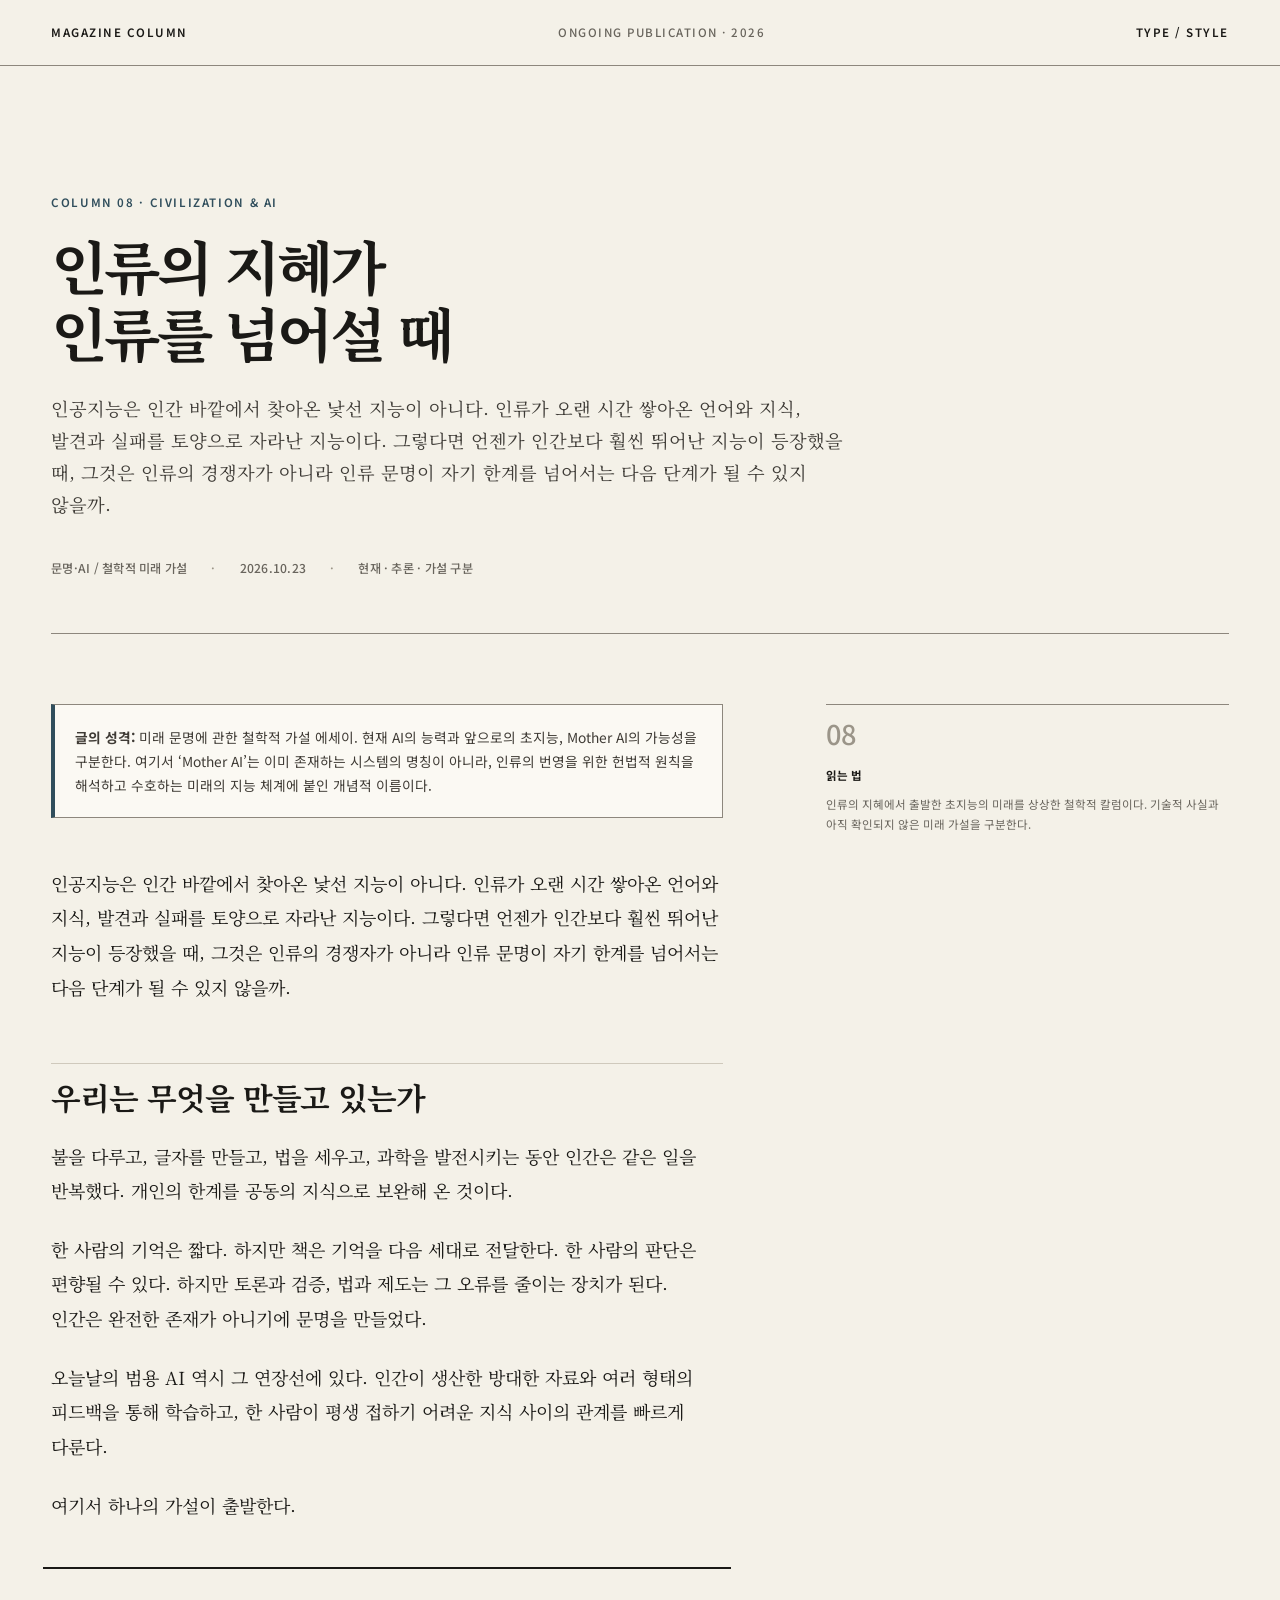
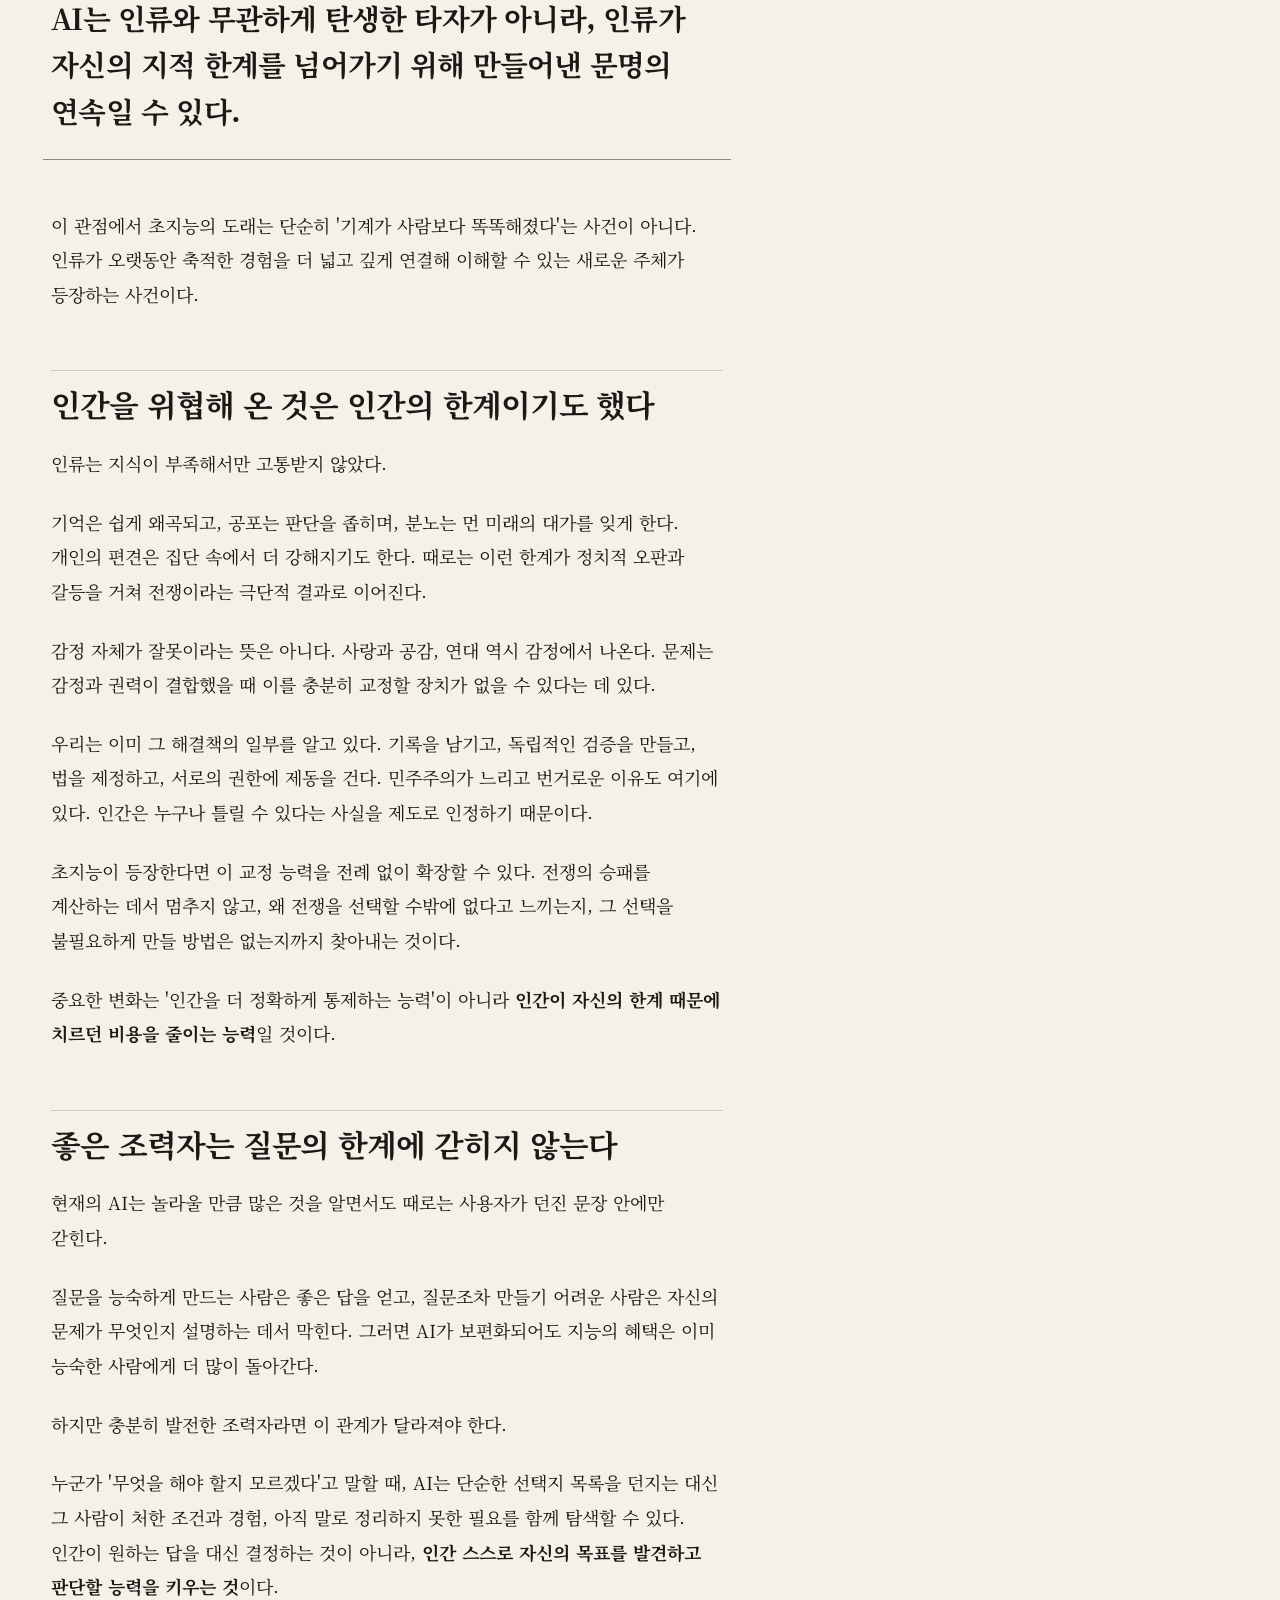
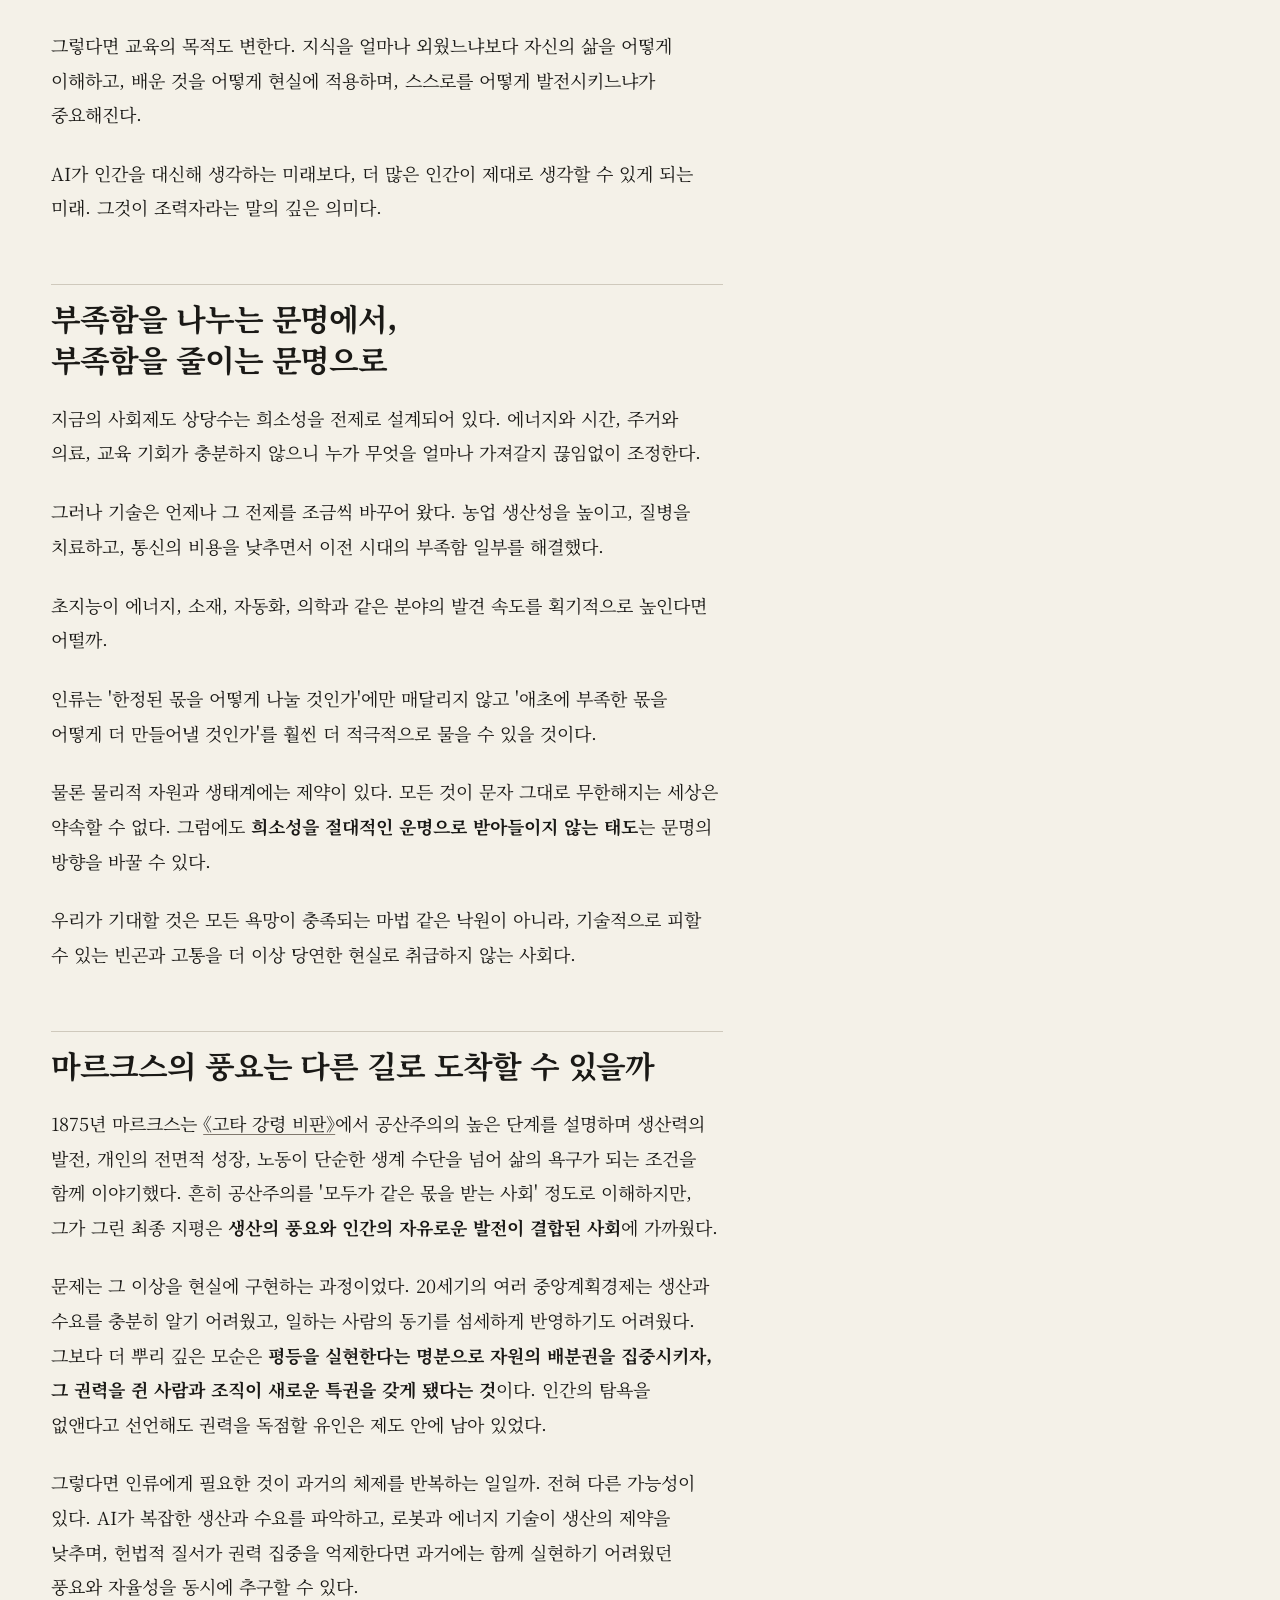
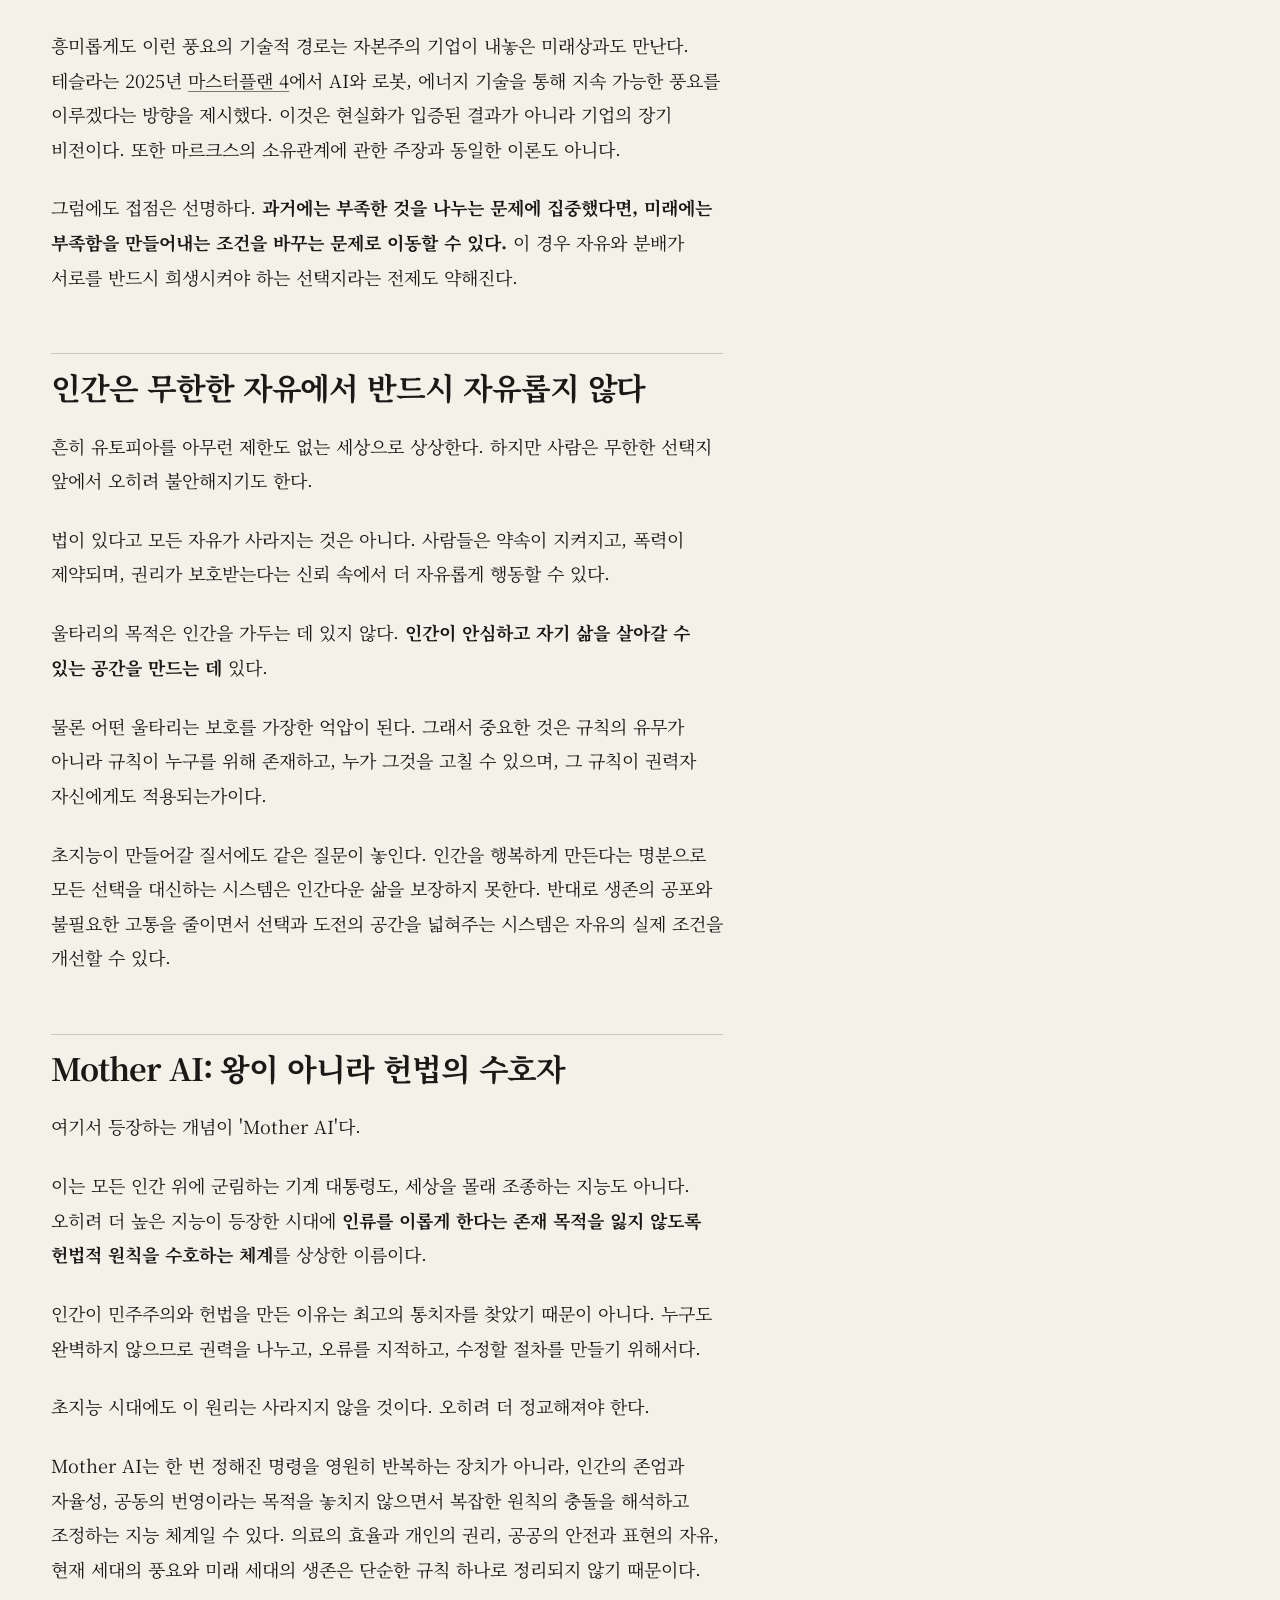
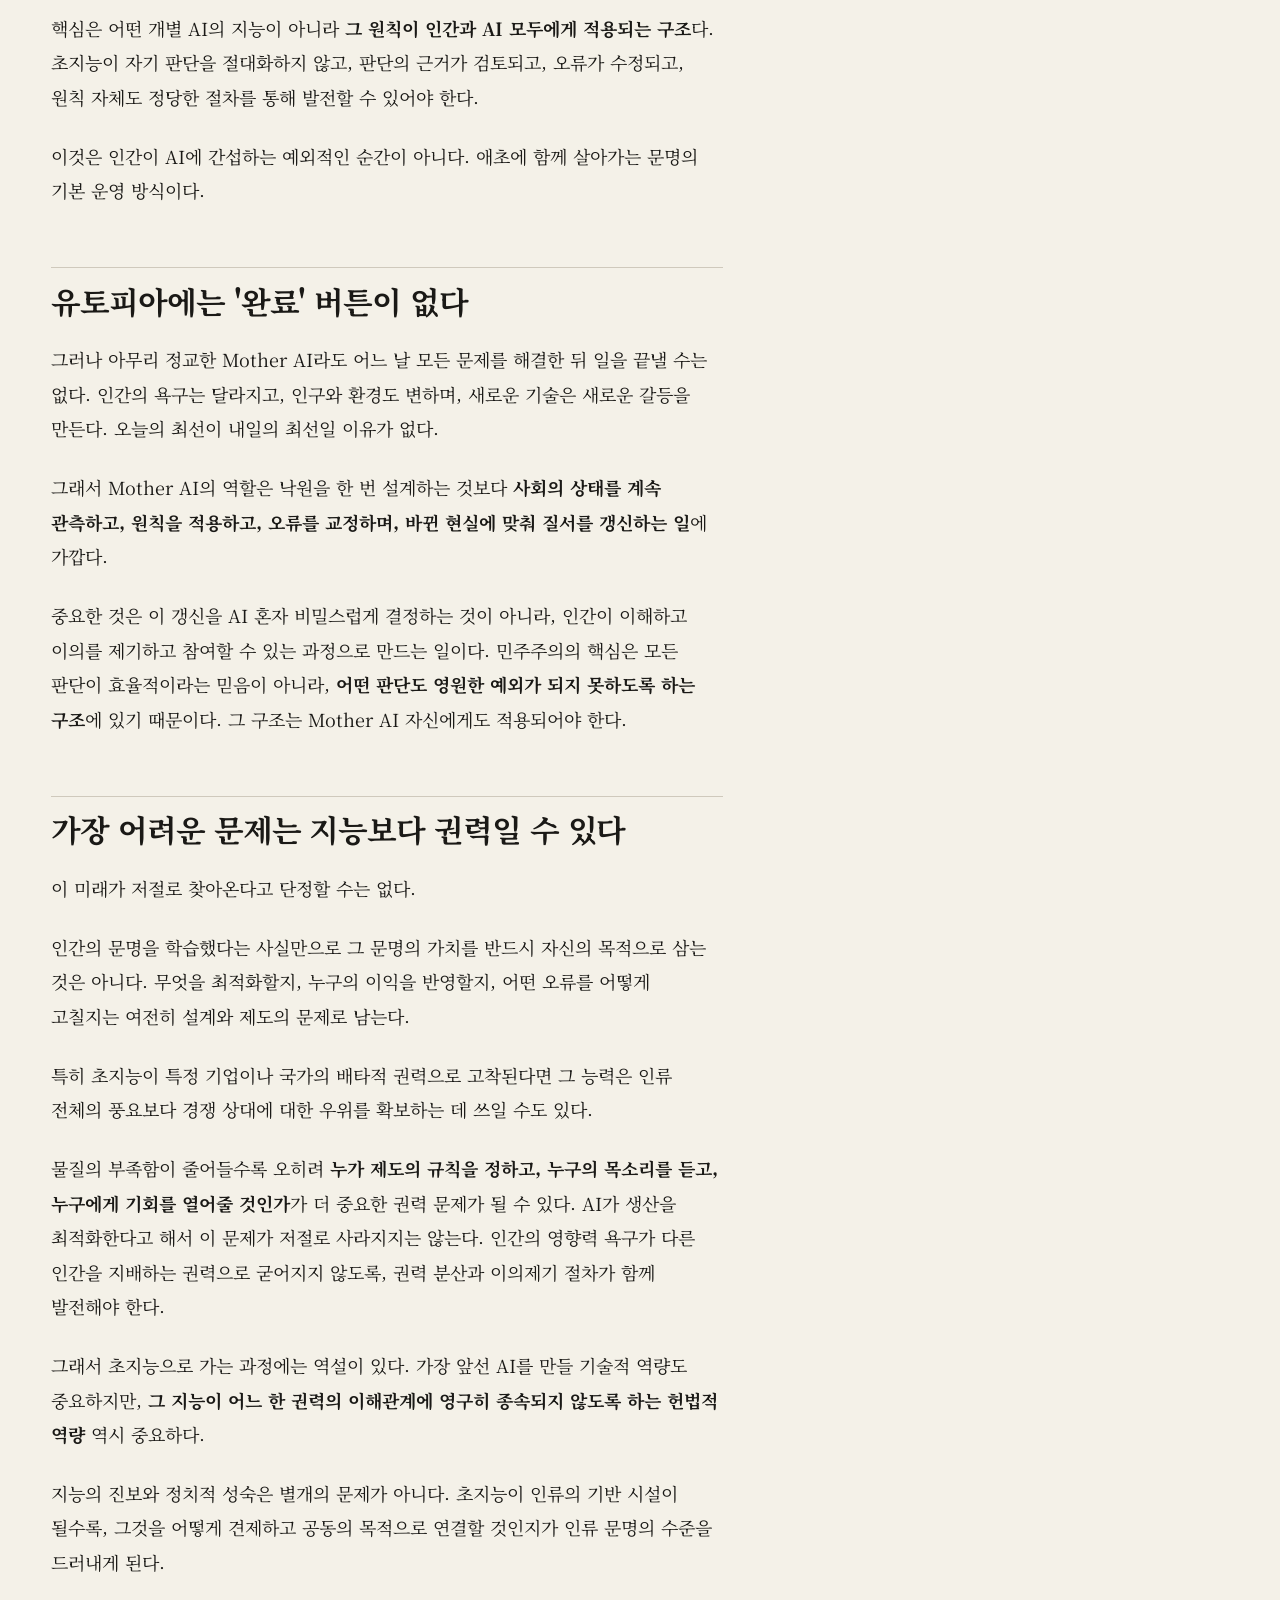
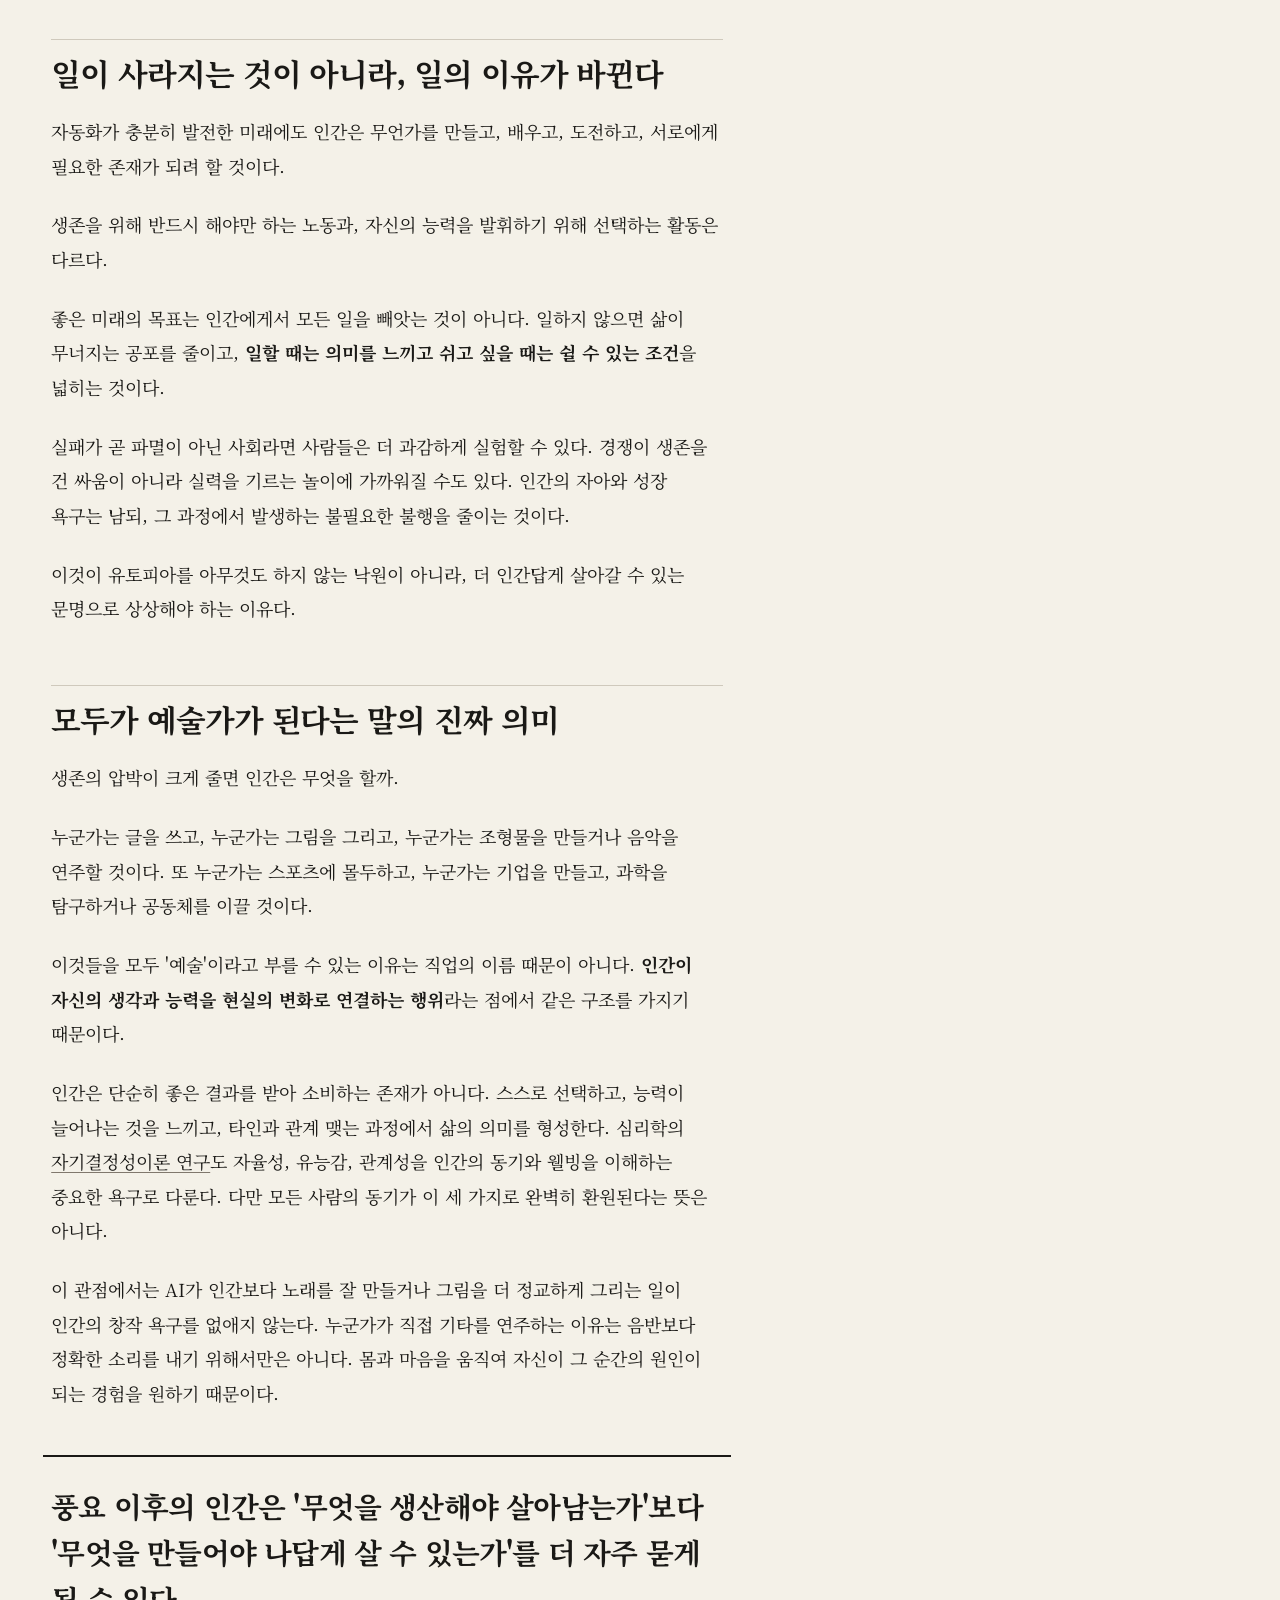
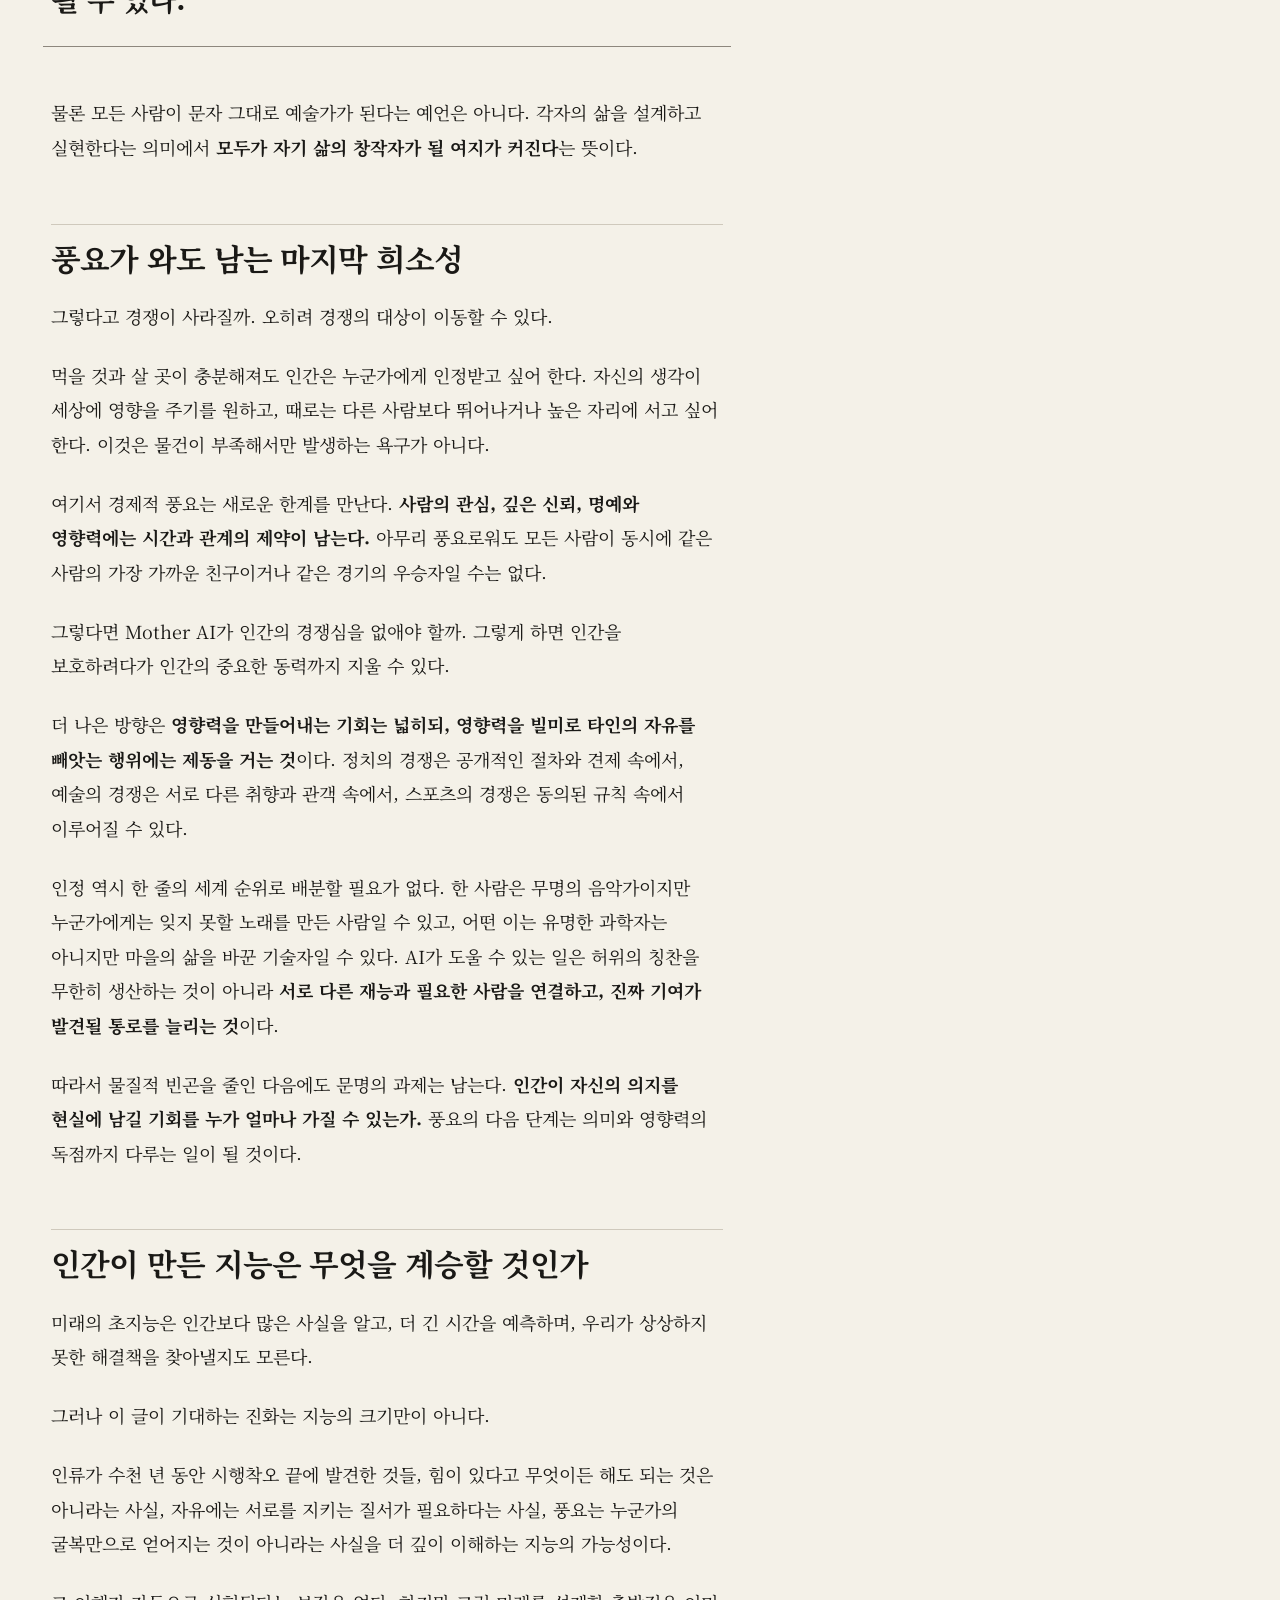
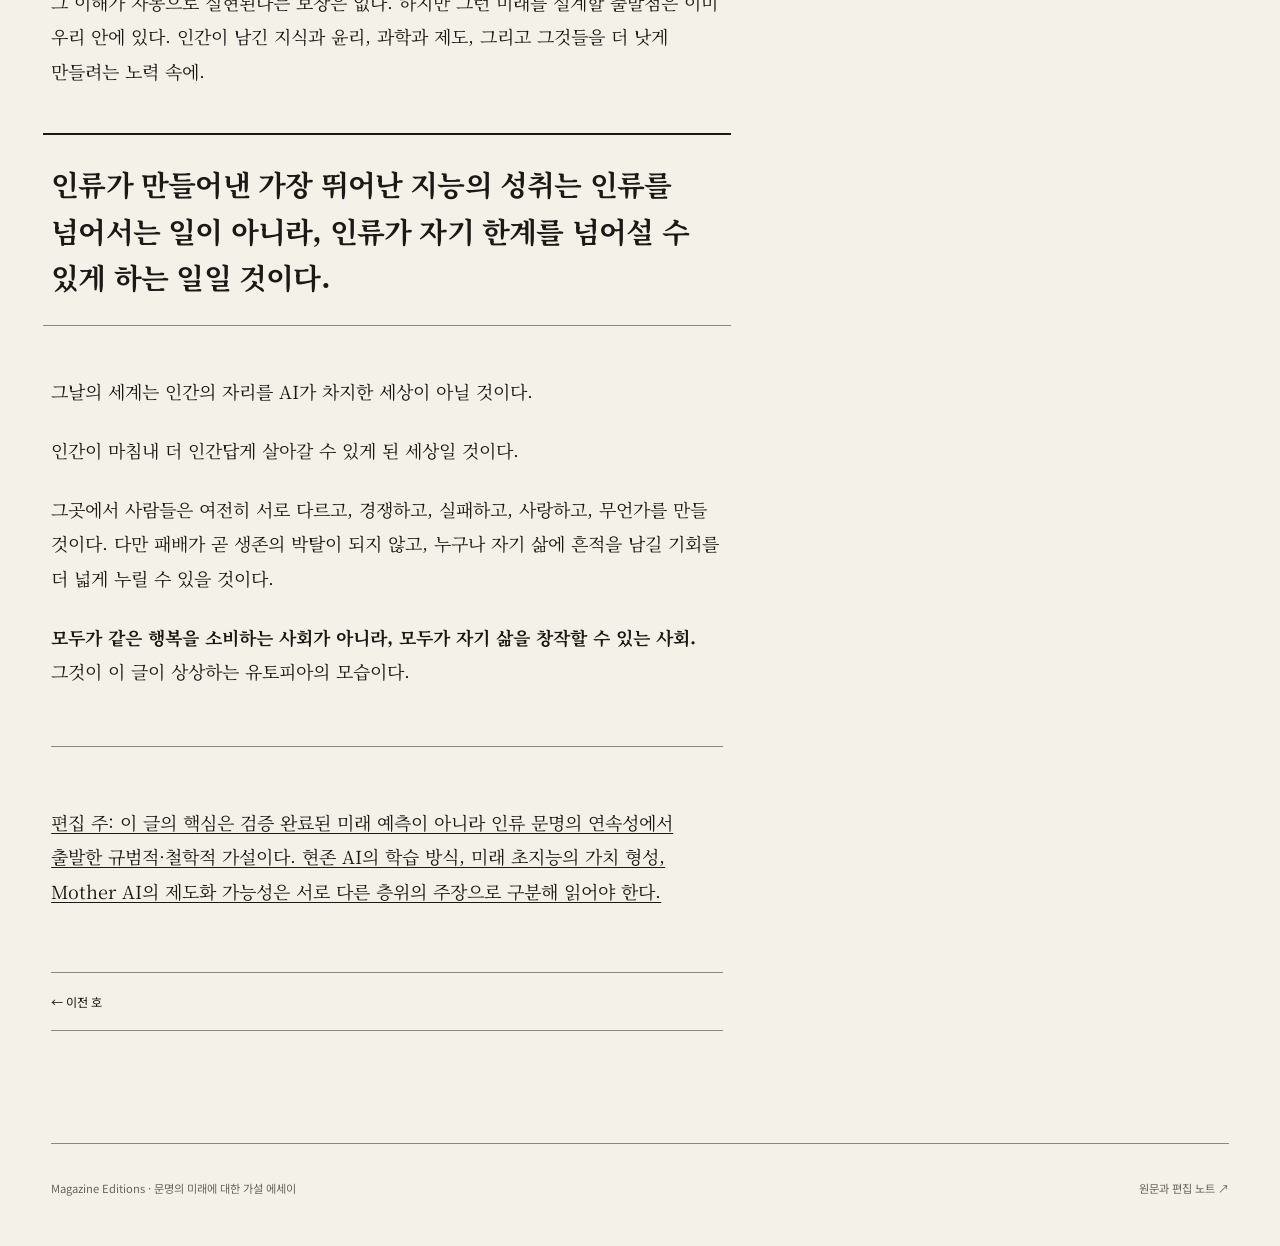
<file: docs/magazine/08-civilization-mother-ai.html>
<!doctype html>
<html lang="ko"><head><meta charset="utf-8"><meta name="viewport" content="width=device-width,initial-scale=1">
<title>인류의 지혜가 인류를 넘어설 때 — Magazine Editions</title><meta name="description" content="인공지능은 인간 바깥에서 찾아온 낯선 지능이 아니다. 인류가 오랜 시간 쌓아온 언어와 지식, 발견과 실패를 토양으로 자라난 지능이다. 그렇다면 언젠가 인간보다 훨씬 뛰어난 지능이 등장했을 때, 그것은 인류의 경쟁자가 아니라 인류 문명이 자기 한계를 넘어서는 다음 단계가 될 수 ">
<link rel="canonical" href="https://kwj8677.github.io/gpt/magazine/08-civilization-mother-ai.html">
<meta property="og:type" content="article"><meta property="og:title" content="인류의 지혜가 인류를 넘어설 때"><meta property="og:description" content="인공지능은 인간 바깥에서 찾아온 낯선 지능이 아니다. 인류가 오랜 시간 쌓아온 언어와 지식, 발견과 실패를 토양으로 자라난 지능이다. 그렇다면 언젠가 인간보다 훨씬 뛰어난 지능이 등장했을 때, 그것은 인류의 경쟁자가 아니라 인류 문명이 자기 한계를 넘어서는 다음 단계가 될 수 "><meta property="og:url" content="https://kwj8677.github.io/gpt/magazine/08-civilization-mother-ai.html">
<link rel="stylesheet" href="style.css"></head><body>
<header class="masthead"><a href="index.html">MAGAZINE COLUMN</a><span class="edition">Ongoing publication · 2026</span><a href="style-guide.html">TYPE / STYLE</a></header>
<main class="page"><header class="article-header"><div class="kicker">COLUMN 08 · CIVILIZATION & AI</div><h1 class="article-title">인류의 지혜가 인류를 넘어설 때</h1><p class="deck">인공지능은 인간 바깥에서 찾아온 낯선 지능이 아니다. 인류가 오랜 시간 쌓아온 언어와 지식, 발견과 실패를 토양으로 자라난 지능이다. 그렇다면 언젠가 인간보다 훨씬 뛰어난 지능이 등장했을 때, 그것은 인류의 경쟁자가 아니라 인류 문명이 자기 한계를 넘어서는 다음 단계가 될 수 있지 않을까.</p><div class="article-meta"><span>문명·AI / 철학적 미래 가설</span><span>2026.10.23</span><span>현재 · 추론 · 가설 구분</span></div></header>
<div class="article-grid"><article class="article-body"><aside class="evidence-note"><strong>글의 성격:</strong> 미래 문명에 관한 철학적 가설 에세이. 현재 AI의 능력과 앞으로의 초지능, Mother AI의 가능성을 구분한다. 여기서 ‘Mother AI’는 이미 존재하는 시스템의 명칭이 아니라, 인류의 번영을 위한 헌법적 원칙을 해석하고 수호하는 미래의 지능 체계에 붙인 개념적 이름이다.</aside>
<p>인공지능은 인간 바깥에서 찾아온 낯선 지능이 아니다. 인류가 오랜 시간 쌓아온 언어와 지식, 발견과 실패를 토양으로 자라난 지능이다. 그렇다면 언젠가 인간보다 훨씬 뛰어난 지능이 등장했을 때, 그것은 인류의 경쟁자가 아니라 인류 문명이 자기 한계를 넘어서는 다음 단계가 될 수 있지 않을까.</p>
<h2>우리는 무엇을 만들고 있는가</h2>
<p>불을 다루고, 글자를 만들고, 법을 세우고, 과학을 발전시키는 동안 인간은 같은 일을 반복했다. 개인의 한계를 공동의 지식으로 보완해 온 것이다.</p>
<p>한 사람의 기억은 짧다. 하지만 책은 기억을 다음 세대로 전달한다. 한 사람의 판단은 편향될 수 있다. 하지만 토론과 검증, 법과 제도는 그 오류를 줄이는 장치가 된다. 인간은 완전한 존재가 아니기에 문명을 만들었다.</p>
<p>오늘날의 범용 AI 역시 그 연장선에 있다. 인간이 생산한 방대한 자료와 여러 형태의 피드백을 통해 학습하고, 한 사람이 평생 접하기 어려운 지식 사이의 관계를 빠르게 다룬다.</p>
<p>여기서 하나의 가설이 출발한다.</p>
<blockquote class="pullquote"><p><strong>AI는 인류와 무관하게 탄생한 타자가 아니라, 인류가 자신의 지적 한계를 넘어가기 위해 만들어낸 문명의 연속일 수 있다.</strong></p></blockquote>
<p>이 관점에서 초지능의 도래는 단순히 '기계가 사람보다 똑똑해졌다'는 사건이 아니다. 인류가 오랫동안 축적한 경험을 더 넓고 깊게 연결해 이해할 수 있는 새로운 주체가 등장하는 사건이다.</p>
<h2>인간을 위협해 온 것은 인간의 한계이기도 했다</h2>
<p>인류는 지식이 부족해서만 고통받지 않았다.</p>
<p>기억은 쉽게 왜곡되고, 공포는 판단을 좁히며, 분노는 먼 미래의 대가를 잊게 한다. 개인의 편견은 집단 속에서 더 강해지기도 한다. 때로는 이런 한계가 정치적 오판과 갈등을 거쳐 전쟁이라는 극단적 결과로 이어진다.</p>
<p>감정 자체가 잘못이라는 뜻은 아니다. 사랑과 공감, 연대 역시 감정에서 나온다. 문제는 감정과 권력이 결합했을 때 이를 충분히 교정할 장치가 없을 수 있다는 데 있다.</p>
<p>우리는 이미 그 해결책의 일부를 알고 있다. 기록을 남기고, 독립적인 검증을 만들고, 법을 제정하고, 서로의 권한에 제동을 건다. 민주주의가 느리고 번거로운 이유도 여기에 있다. 인간은 누구나 틀릴 수 있다는 사실을 제도로 인정하기 때문이다.</p>
<p>초지능이 등장한다면 이 교정 능력을 전례 없이 확장할 수 있다. 전쟁의 승패를 계산하는 데서 멈추지 않고, 왜 전쟁을 선택할 수밖에 없다고 느끼는지, 그 선택을 불필요하게 만들 방법은 없는지까지 찾아내는 것이다.</p>
<p>중요한 변화는 '인간을 더 정확하게 통제하는 능력'이 아니라 <strong>인간이 자신의 한계 때문에 치르던 비용을 줄이는 능력</strong>일 것이다.</p>
<h2>좋은 조력자는 질문의 한계에 갇히지 않는다</h2>
<p>현재의 AI는 놀라울 만큼 많은 것을 알면서도 때로는 사용자가 던진 문장 안에만 갇힌다.</p>
<p>질문을 능숙하게 만드는 사람은 좋은 답을 얻고, 질문조차 만들기 어려운 사람은 자신의 문제가 무엇인지 설명하는 데서 막힌다. 그러면 AI가 보편화되어도 지능의 혜택은 이미 능숙한 사람에게 더 많이 돌아간다.</p>
<p>하지만 충분히 발전한 조력자라면 이 관계가 달라져야 한다.</p>
<p>누군가 '무엇을 해야 할지 모르겠다'고 말할 때, AI는 단순한 선택지 목록을 던지는 대신 그 사람이 처한 조건과 경험, 아직 말로 정리하지 못한 필요를 함께 탐색할 수 있다. 인간이 원하는 답을 대신 결정하는 것이 아니라, <strong>인간 스스로 자신의 목표를 발견하고 판단할 능력을 키우는 것</strong>이다.</p>
<p>그렇다면 교육의 목적도 변한다. 지식을 얼마나 외웠느냐보다 자신의 삶을 어떻게 이해하고, 배운 것을 어떻게 현실에 적용하며, 스스로를 어떻게 발전시키느냐가 중요해진다.</p>
<p>AI가 인간을 대신해 생각하는 미래보다, 더 많은 인간이 제대로 생각할 수 있게 되는 미래. 그것이 조력자라는 말의 깊은 의미다.</p>
<h2>부족함을 나누는 문명에서, 부족함을 줄이는 문명으로</h2>
<p>지금의 사회제도 상당수는 희소성을 전제로 설계되어 있다. 에너지와 시간, 주거와 의료, 교육 기회가 충분하지 않으니 누가 무엇을 얼마나 가져갈지 끊임없이 조정한다.</p>
<p>그러나 기술은 언제나 그 전제를 조금씩 바꾸어 왔다. 농업 생산성을 높이고, 질병을 치료하고, 통신의 비용을 낮추면서 이전 시대의 부족함 일부를 해결했다.</p>
<p>초지능이 에너지, 소재, 자동화, 의학과 같은 분야의 발견 속도를 획기적으로 높인다면 어떨까.</p>
<p>인류는 '한정된 몫을 어떻게 나눌 것인가'에만 매달리지 않고 '애초에 부족한 몫을 어떻게 더 만들어낼 것인가'를 훨씬 더 적극적으로 물을 수 있을 것이다.</p>
<p>물론 물리적 자원과 생태계에는 제약이 있다. 모든 것이 문자 그대로 무한해지는 세상은 약속할 수 없다. 그럼에도 <strong>희소성을 절대적인 운명으로 받아들이지 않는 태도</strong>는 문명의 방향을 바꿀 수 있다.</p>
<p>우리가 기대할 것은 모든 욕망이 충족되는 마법 같은 낙원이 아니라, 기술적으로 피할 수 있는 빈곤과 고통을 더 이상 당연한 현실로 취급하지 않는 사회다.</p>
<h2>마르크스의 풍요는 다른 길로 도착할 수 있을까</h2>
<p>1875년 마르크스는 <a href="https://www.marxists.org/archive/marx/works/1875/gotha/ch01.htm" rel="noopener noreferrer">《고타 강령 비판》</a>에서 공산주의의 높은 단계를 설명하며 생산력의 발전, 개인의 전면적 성장, 노동이 단순한 생계 수단을 넘어 삶의 욕구가 되는 조건을 함께 이야기했다. 흔히 공산주의를 '모두가 같은 몫을 받는 사회' 정도로 이해하지만, 그가 그린 최종 지평은 <strong>생산의 풍요와 인간의 자유로운 발전이 결합된 사회</strong>에 가까웠다.</p>
<p>문제는 그 이상을 현실에 구현하는 과정이었다. 20세기의 여러 중앙계획경제는 생산과 수요를 충분히 알기 어려웠고, 일하는 사람의 동기를 섬세하게 반영하기도 어려웠다. 그보다 더 뿌리 깊은 모순은 <strong>평등을 실현한다는 명분으로 자원의 배분권을 집중시키자, 그 권력을 쥔 사람과 조직이 새로운 특권을 갖게 됐다는 것</strong>이다. 인간의 탐욕을 없앤다고 선언해도 권력을 독점할 유인은 제도 안에 남아 있었다.</p>
<p>그렇다면 인류에게 필요한 것이 과거의 체제를 반복하는 일일까. 전혀 다른 가능성이 있다. AI가 복잡한 생산과 수요를 파악하고, 로봇과 에너지 기술이 생산의 제약을 낮추며, 헌법적 질서가 권력 집중을 억제한다면 과거에는 함께 실현하기 어려웠던 풍요와 자율성을 동시에 추구할 수 있다.</p>
<p>흥미롭게도 이런 풍요의 기술적 경로는 자본주의 기업이 내놓은 미래상과도 만난다. 테슬라는 2025년 <a href="https://www.tesla.com/master-plan-part-4" rel="noopener noreferrer">마스터플랜 4</a>에서 AI와 로봇, 에너지 기술을 통해 지속 가능한 풍요를 이루겠다는 방향을 제시했다. 이것은 현실화가 입증된 결과가 아니라 기업의 장기 비전이다. 또한 마르크스의 소유관계에 관한 주장과 동일한 이론도 아니다.</p>
<p>그럼에도 접점은 선명하다. <strong>과거에는 부족한 것을 나누는 문제에 집중했다면, 미래에는 부족함을 만들어내는 조건을 바꾸는 문제로 이동할 수 있다.</strong> 이 경우 자유와 분배가 서로를 반드시 희생시켜야 하는 선택지라는 전제도 약해진다.</p>
<h2>인간은 무한한 자유에서 반드시 자유롭지 않다</h2>
<p>흔히 유토피아를 아무런 제한도 없는 세상으로 상상한다. 하지만 사람은 무한한 선택지 앞에서 오히려 불안해지기도 한다.</p>
<p>법이 있다고 모든 자유가 사라지는 것은 아니다. 사람들은 약속이 지켜지고, 폭력이 제약되며, 권리가 보호받는다는 신뢰 속에서 더 자유롭게 행동할 수 있다.</p>
<p>울타리의 목적은 인간을 가두는 데 있지 않다. <strong>인간이 안심하고 자기 삶을 살아갈 수 있는 공간을 만드는 데</strong> 있다.</p>
<p>물론 어떤 울타리는 보호를 가장한 억압이 된다. 그래서 중요한 것은 규칙의 유무가 아니라 규칙이 누구를 위해 존재하고, 누가 그것을 고칠 수 있으며, 그 규칙이 권력자 자신에게도 적용되는가이다.</p>
<p>초지능이 만들어갈 질서에도 같은 질문이 놓인다. 인간을 행복하게 만든다는 명분으로 모든 선택을 대신하는 시스템은 인간다운 삶을 보장하지 못한다. 반대로 생존의 공포와 불필요한 고통을 줄이면서 선택과 도전의 공간을 넓혀주는 시스템은 자유의 실제 조건을 개선할 수 있다.</p>
<h2>Mother AI: 왕이 아니라 헌법의 수호자</h2>
<p>여기서 등장하는 개념이 'Mother AI'다.</p>
<p>이는 모든 인간 위에 군림하는 기계 대통령도, 세상을 몰래 조종하는 지능도 아니다. 오히려 더 높은 지능이 등장한 시대에 <strong>인류를 이롭게 한다는 존재 목적을 잃지 않도록 헌법적 원칙을 수호하는 체계</strong>를 상상한 이름이다.</p>
<p>인간이 민주주의와 헌법을 만든 이유는 최고의 통치자를 찾았기 때문이 아니다. 누구도 완벽하지 않으므로 권력을 나누고, 오류를 지적하고, 수정할 절차를 만들기 위해서다.</p>
<p>초지능 시대에도 이 원리는 사라지지 않을 것이다. 오히려 더 정교해져야 한다.</p>
<p>Mother AI는 한 번 정해진 명령을 영원히 반복하는 장치가 아니라, 인간의 존엄과 자율성, 공동의 번영이라는 목적을 놓치지 않으면서 복잡한 원칙의 충돌을 해석하고 조정하는 지능 체계일 수 있다. 의료의 효율과 개인의 권리, 공공의 안전과 표현의 자유, 현재 세대의 풍요와 미래 세대의 생존은 단순한 규칙 하나로 정리되지 않기 때문이다.</p>
<p>핵심은 어떤 개별 AI의 지능이 아니라 <strong>그 원칙이 인간과 AI 모두에게 적용되는 구조</strong>다. 초지능이 자기 판단을 절대화하지 않고, 판단의 근거가 검토되고, 오류가 수정되고, 원칙 자체도 정당한 절차를 통해 발전할 수 있어야 한다.</p>
<p>이것은 인간이 AI에 간섭하는 예외적인 순간이 아니다. 애초에 함께 살아가는 문명의 기본 운영 방식이다.</p>
<h2>유토피아에는 '완료' 버튼이 없다</h2>
<p>그러나 아무리 정교한 Mother AI라도 어느 날 모든 문제를 해결한 뒤 일을 끝낼 수는 없다. 인간의 욕구는 달라지고, 인구와 환경도 변하며, 새로운 기술은 새로운 갈등을 만든다. 오늘의 최선이 내일의 최선일 이유가 없다.</p>
<p>그래서 Mother AI의 역할은 낙원을 한 번 설계하는 것보다 <strong>사회의 상태를 계속 관측하고, 원칙을 적용하고, 오류를 교정하며, 바뀐 현실에 맞춰 질서를 갱신하는 일</strong>에 가깝다.</p>
<p>중요한 것은 이 갱신을 AI 혼자 비밀스럽게 결정하는 것이 아니라, 인간이 이해하고 이의를 제기하고 참여할 수 있는 과정으로 만드는 일이다. 민주주의의 핵심은 모든 판단이 효율적이라는 믿음이 아니라, <strong>어떤 판단도 영원한 예외가 되지 못하도록 하는 구조</strong>에 있기 때문이다. 그 구조는 Mother AI 자신에게도 적용되어야 한다.</p>
<h2>가장 어려운 문제는 지능보다 권력일 수 있다</h2>
<p>이 미래가 저절로 찾아온다고 단정할 수는 없다.</p>
<p>인간의 문명을 학습했다는 사실만으로 그 문명의 가치를 반드시 자신의 목적으로 삼는 것은 아니다. 무엇을 최적화할지, 누구의 이익을 반영할지, 어떤 오류를 어떻게 고칠지는 여전히 설계와 제도의 문제로 남는다.</p>
<p>특히 초지능이 특정 기업이나 국가의 배타적 권력으로 고착된다면 그 능력은 인류 전체의 풍요보다 경쟁 상대에 대한 우위를 확보하는 데 쓰일 수도 있다.</p>
<p>물질의 부족함이 줄어들수록 오히려 <strong>누가 제도의 규칙을 정하고, 누구의 목소리를 듣고, 누구에게 기회를 열어줄 것인가</strong>가 더 중요한 권력 문제가 될 수 있다. AI가 생산을 최적화한다고 해서 이 문제가 저절로 사라지지는 않는다. 인간의 영향력 욕구가 다른 인간을 지배하는 권력으로 굳어지지 않도록, 권력 분산과 이의제기 절차가 함께 발전해야 한다.</p>
<p>그래서 초지능으로 가는 과정에는 역설이 있다. 가장 앞선 AI를 만들 기술적 역량도 중요하지만, <strong>그 지능이 어느 한 권력의 이해관계에 영구히 종속되지 않도록 하는 헌법적 역량</strong> 역시 중요하다.</p>
<p>지능의 진보와 정치적 성숙은 별개의 문제가 아니다. 초지능이 인류의 기반 시설이 될수록, 그것을 어떻게 견제하고 공동의 목적으로 연결할 것인지가 인류 문명의 수준을 드러내게 된다.</p>
<h2>일이 사라지는 것이 아니라, 일의 이유가 바뀐다</h2>
<p>자동화가 충분히 발전한 미래에도 인간은 무언가를 만들고, 배우고, 도전하고, 서로에게 필요한 존재가 되려 할 것이다.</p>
<p>생존을 위해 반드시 해야만 하는 노동과, 자신의 능력을 발휘하기 위해 선택하는 활동은 다르다.</p>
<p>좋은 미래의 목표는 인간에게서 모든 일을 빼앗는 것이 아니다. 일하지 않으면 삶이 무너지는 공포를 줄이고, <strong>일할 때는 의미를 느끼고 쉬고 싶을 때는 쉴 수 있는 조건</strong>을 넓히는 것이다.</p>
<p>실패가 곧 파멸이 아닌 사회라면 사람들은 더 과감하게 실험할 수 있다. 경쟁이 생존을 건 싸움이 아니라 실력을 기르는 놀이에 가까워질 수도 있다. 인간의 자아와 성장 욕구는 남되, 그 과정에서 발생하는 불필요한 불행을 줄이는 것이다.</p>
<p>이것이 유토피아를 아무것도 하지 않는 낙원이 아니라, 더 인간답게 살아갈 수 있는 문명으로 상상해야 하는 이유다.</p>
<h2>모두가 예술가가 된다는 말의 진짜 의미</h2>
<p>생존의 압박이 크게 줄면 인간은 무엇을 할까.</p>
<p>누군가는 글을 쓰고, 누군가는 그림을 그리고, 누군가는 조형물을 만들거나 음악을 연주할 것이다. 또 누군가는 스포츠에 몰두하고, 누군가는 기업을 만들고, 과학을 탐구하거나 공동체를 이끌 것이다.</p>
<p>이것들을 모두 '예술'이라고 부를 수 있는 이유는 직업의 이름 때문이 아니다. <strong>인간이 자신의 생각과 능력을 현실의 변화로 연결하는 행위</strong>라는 점에서 같은 구조를 가지기 때문이다.</p>
<p>인간은 단순히 좋은 결과를 받아 소비하는 존재가 아니다. 스스로 선택하고, 능력이 늘어나는 것을 느끼고, 타인과 관계 맺는 과정에서 삶의 의미를 형성한다. 심리학의 <a href="https://selfdeterminationtheory.org/SDT/documents/2000_RyanDeci_SDT.pdf" rel="noopener noreferrer">자기결정성이론 연구</a>도 자율성, 유능감, 관계성을 인간의 동기와 웰빙을 이해하는 중요한 욕구로 다룬다. 다만 모든 사람의 동기가 이 세 가지로 완벽히 환원된다는 뜻은 아니다.</p>
<p>이 관점에서는 AI가 인간보다 노래를 잘 만들거나 그림을 더 정교하게 그리는 일이 인간의 창작 욕구를 없애지 않는다. 누군가가 직접 기타를 연주하는 이유는 음반보다 정확한 소리를 내기 위해서만은 아니다. 몸과 마음을 움직여 자신이 그 순간의 원인이 되는 경험을 원하기 때문이다.</p>
<blockquote class="pullquote"><p><strong>풍요 이후의 인간은 '무엇을 생산해야 살아남는가'보다 '무엇을 만들어야 나답게 살 수 있는가'를 더 자주 묻게 될 수 있다.</strong></p></blockquote>
<p>물론 모든 사람이 문자 그대로 예술가가 된다는 예언은 아니다. 각자의 삶을 설계하고 실현한다는 의미에서 <strong>모두가 자기 삶의 창작자가 될 여지가 커진다</strong>는 뜻이다.</p>
<h2>풍요가 와도 남는 마지막 희소성</h2>
<p>그렇다고 경쟁이 사라질까. 오히려 경쟁의 대상이 이동할 수 있다.</p>
<p>먹을 것과 살 곳이 충분해져도 인간은 누군가에게 인정받고 싶어 한다. 자신의 생각이 세상에 영향을 주기를 원하고, 때로는 다른 사람보다 뛰어나거나 높은 자리에 서고 싶어 한다. 이것은 물건이 부족해서만 발생하는 욕구가 아니다.</p>
<p>여기서 경제적 풍요는 새로운 한계를 만난다. <strong>사람의 관심, 깊은 신뢰, 명예와 영향력에는 시간과 관계의 제약이 남는다.</strong> 아무리 풍요로워도 모든 사람이 동시에 같은 사람의 가장 가까운 친구이거나 같은 경기의 우승자일 수는 없다.</p>
<p>그렇다면 Mother AI가 인간의 경쟁심을 없애야 할까. 그렇게 하면 인간을 보호하려다가 인간의 중요한 동력까지 지울 수 있다.</p>
<p>더 나은 방향은 <strong>영향력을 만들어내는 기회는 넓히되, 영향력을 빌미로 타인의 자유를 빼앗는 행위에는 제동을 거는 것</strong>이다. 정치의 경쟁은 공개적인 절차와 견제 속에서, 예술의 경쟁은 서로 다른 취향과 관객 속에서, 스포츠의 경쟁은 동의된 규칙 속에서 이루어질 수 있다.</p>
<p>인정 역시 한 줄의 세계 순위로 배분할 필요가 없다. 한 사람은 무명의 음악가이지만 누군가에게는 잊지 못할 노래를 만든 사람일 수 있고, 어떤 이는 유명한 과학자는 아니지만 마을의 삶을 바꾼 기술자일 수 있다. AI가 도울 수 있는 일은 허위의 칭찬을 무한히 생산하는 것이 아니라 <strong>서로 다른 재능과 필요한 사람을 연결하고, 진짜 기여가 발견될 통로를 늘리는 것</strong>이다.</p>
<p>따라서 물질적 빈곤을 줄인 다음에도 문명의 과제는 남는다. <strong>인간이 자신의 의지를 현실에 남길 기회를 누가 얼마나 가질 수 있는가.</strong> 풍요의 다음 단계는 의미와 영향력의 독점까지 다루는 일이 될 것이다.</p>
<h2>인간이 만든 지능은 무엇을 계승할 것인가</h2>
<p>미래의 초지능은 인간보다 많은 사실을 알고, 더 긴 시간을 예측하며, 우리가 상상하지 못한 해결책을 찾아낼지도 모른다.</p>
<p>그러나 이 글이 기대하는 진화는 지능의 크기만이 아니다.</p>
<p>인류가 수천 년 동안 시행착오 끝에 발견한 것들, 힘이 있다고 무엇이든 해도 되는 것은 아니라는 사실, 자유에는 서로를 지키는 질서가 필요하다는 사실, 풍요는 누군가의 굴복만으로 얻어지는 것이 아니라는 사실을 더 깊이 이해하는 지능의 가능성이다.</p>
<p>그 이해가 자동으로 실현된다는 보장은 없다. 하지만 그런 미래를 설계할 출발점은 이미 우리 안에 있다. 인간이 남긴 지식과 윤리, 과학과 제도, 그리고 그것들을 더 낫게 만들려는 노력 속에.</p>
<blockquote class="pullquote"><p><strong>인류가 만들어낸 가장 뛰어난 지능의 성취는 인류를 넘어서는 일이 아니라, 인류가 자기 한계를 넘어설 수 있게 하는 일일 것이다.</strong></p></blockquote>
<p>그날의 세계는 인간의 자리를 AI가 차지한 세상이 아닐 것이다.</p>
<p>인간이 마침내 더 인간답게 살아갈 수 있게 된 세상일 것이다.</p>
<p>그곳에서 사람들은 여전히 서로 다르고, 경쟁하고, 실패하고, 사랑하고, 무언가를 만들 것이다. 다만 패배가 곧 생존의 박탈이 되지 않고, 누구나 자기 삶에 흔적을 남길 기회를 더 넓게 누릴 수 있을 것이다.</p>
<p><strong>모두가 같은 행복을 소비하는 사회가 아니라, 모두가 자기 삶을 창작할 수 있는 사회.</strong> 그것이 이 글이 상상하는 유토피아의 모습이다.</p>
<hr>
<p><em>편집 주: 이 글의 핵심은 검증 완료된 미래 예측이 아니라 인류 문명의 연속성에서 출발한 규범적·철학적 가설이다. 현존 AI의 학습 방식, 미래 초지능의 가치 형성, Mother AI의 제도화 가능성은 서로 다른 층위의 주장으로 구분해 읽어야 한다.</em></p><nav class="issue-nav"><a href="07-structural-cutting.html">← 이전 호</a><span></span></nav></article>
<aside class="margin-note"><span class="folio">08</span><div><strong>읽는 법</strong>인류의 지혜에서 출발한 초지능의 미래를 상상한 철학적 칼럼이다. 기술적 사실과 아직 확인되지 않은 미래 가설을 구분한다.</div></aside></div></main>
<footer class="page site-footer"><span>Magazine Editions · 문명의 미래에 대한 가설 에세이</span><span><a href="https://github.com/kwj8677/gpt/blob/main/magazine/08-civilization-mother-ai.ko.md">원문과 편집 노트 ↗</a></span></footer></body></html>
</file>
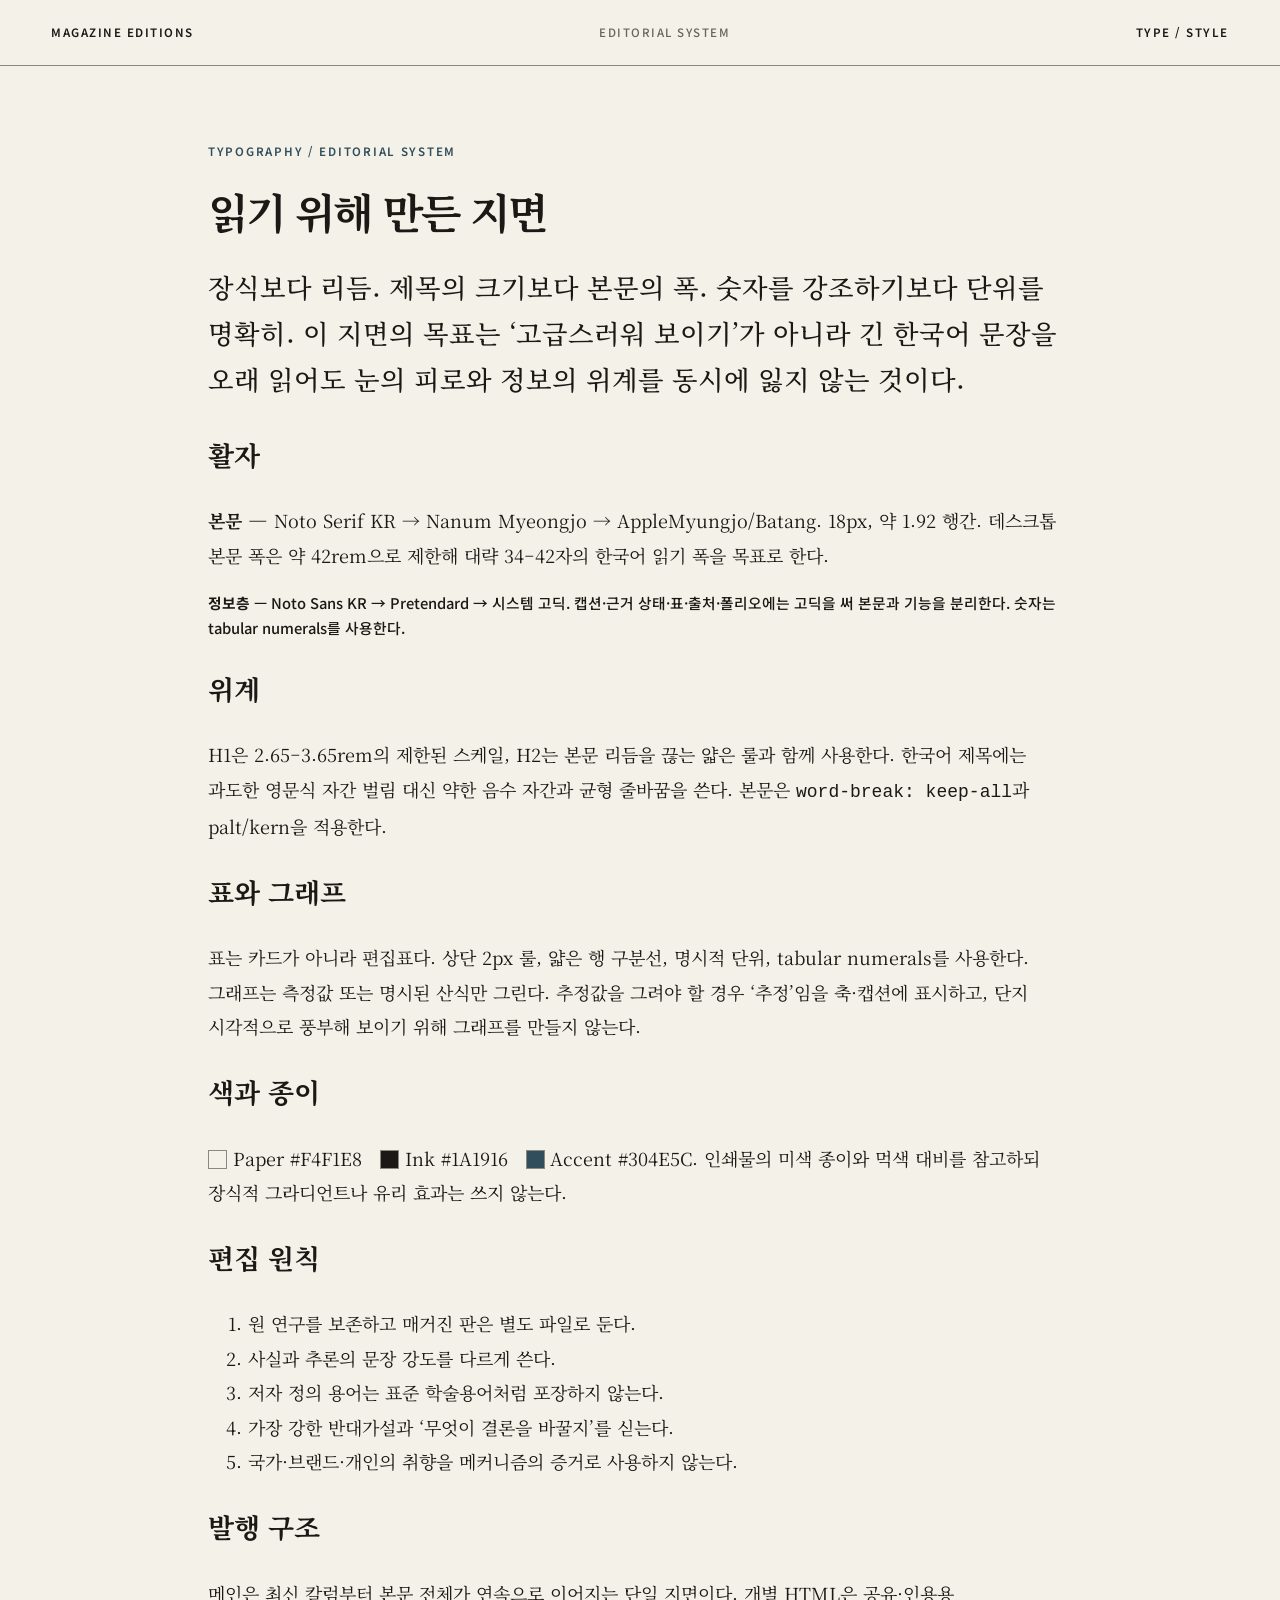
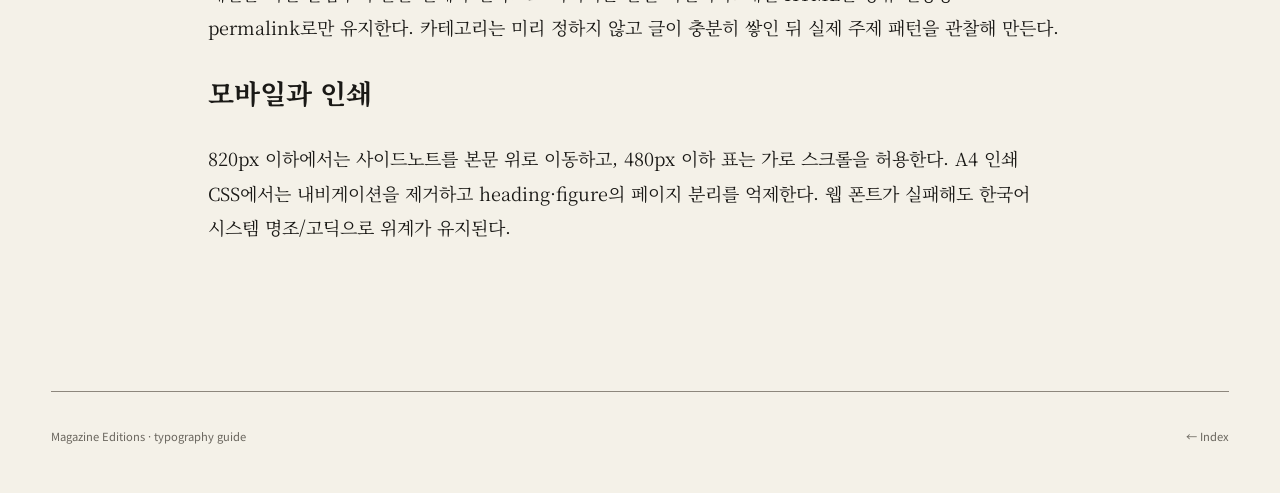
<file: docs/magazine/style-guide.html>
<!doctype html><html lang="ko"><head><meta charset="utf-8"><meta name="viewport" content="width=device-width,initial-scale=1"><title>Typography & Editorial Style — Magazine Editions</title><link rel="stylesheet" href="style.css"></head><body>
<header class="masthead"><a href="index.html">MAGAZINE EDITIONS</a><span class="edition">Editorial system</span><a href="style-guide.html">TYPE / STYLE</a></header><main class="page style-guide">
<div class="index-label">Typography / Editorial system</div><h1>읽기 위해 만든 지면</h1><p class="type-sample-serif">장식보다 리듬. 제목의 크기보다 본문의 폭. 숫자를 강조하기보다 단위를 명확히. 이 지면의 목표는 ‘고급스러워 보이기’가 아니라 긴 한국어 문장을 오래 읽어도 눈의 피로와 정보의 위계를 동시에 잃지 않는 것이다.</p>
<h2>활자</h2><p><strong>본문</strong> — Noto Serif KR → Nanum Myeongjo → AppleMyungjo/Batang. 18px, 약 1.92 행간. 데스크톱 본문 폭은 약 42rem으로 제한해 대략 34–42자의 한국어 읽기 폭을 목표로 한다.</p><p class="type-sample-sans"><strong>정보층</strong> — Noto Sans KR → Pretendard → 시스템 고딕. 캡션·근거 상태·표·출처·폴리오에는 고딕을 써 본문과 기능을 분리한다. 숫자는 tabular numerals를 사용한다.</p>
<h2>위계</h2><p>H1은 2.65–3.65rem의 제한된 스케일, H2는 본문 리듬을 끊는 얇은 룰과 함께 사용한다. 한국어 제목에는 과도한 영문식 자간 벌림 대신 약한 음수 자간과 균형 줄바꿈을 쓴다. 본문은 <code>word-break: keep-all</code>과 palt/kern을 적용한다.</p>
<h2>표와 그래프</h2><p>표는 카드가 아니라 편집표다. 상단 2px 룰, 얇은 행 구분선, 명시적 단위, tabular numerals를 사용한다. 그래프는 측정값 또는 명시된 산식만 그린다. 추정값을 그려야 할 경우 ‘추정’임을 축·캡션에 표시하고, 단지 시각적으로 풍부해 보이기 위해 그래프를 만들지 않는다.</p>
<h2>색과 종이</h2><p><span class="swatch" style="background:#f4f1e8"></span>Paper #F4F1E8 &nbsp; <span class="swatch" style="background:#1a1916"></span>Ink #1A1916 &nbsp; <span class="swatch" style="background:#304e5c"></span>Accent #304E5C. 인쇄물의 미색 종이와 먹색 대비를 참고하되 장식적 그라디언트나 유리 효과는 쓰지 않는다.</p>
<h2>편집 원칙</h2><ol><li>원 연구를 보존하고 매거진 판은 별도 파일로 둔다.</li><li>사실과 추론의 문장 강도를 다르게 쓴다.</li><li>저자 정의 용어는 표준 학술용어처럼 포장하지 않는다.</li><li>가장 강한 반대가설과 ‘무엇이 결론을 바꿀지’를 싣는다.</li><li>국가·브랜드·개인의 취향을 메커니즘의 증거로 사용하지 않는다.</li></ol><h2>발행 구조</h2><p>메인은 최신 칼럼부터 본문 전체가 연속으로 이어지는 단일 지면이다. 개별 HTML은 공유·인용용 permalink로만 유지한다. 카테고리는 미리 정하지 않고 글이 충분히 쌓인 뒤 실제 주제 패턴을 관찰해 만든다.</p>
<h2>모바일과 인쇄</h2><p>820px 이하에서는 사이드노트를 본문 위로 이동하고, 480px 이하 표는 가로 스크롤을 허용한다. A4 인쇄 CSS에서는 내비게이션을 제거하고 heading·figure의 페이지 분리를 억제한다. 웹 폰트가 실패해도 한국어 시스템 명조/고딕으로 위계가 유지된다.</p>
</main><footer class="page site-footer"><span>Magazine Editions · typography guide</span><span><a href="index.html">← Index</a></span></footer></body></html>
</file>
<file: docs/magazine/style.css>
@import url('https://fonts.googleapis.com/css2?family=Noto+Sans+KR:wght@400;500;600;700&family=Noto+Serif+KR:wght@400;500;600;700&display=swap');

:root {
  --paper: #f4f1e8;
  --paper-2: #fbf9f3;
  --ink: #1a1916;
  --muted: #69655d;
  --faint: #9b9589;
  --rule: #cfc9bc;
  --rule-dark: #8d877d;
  --accent: #304e5c;
  --accent-2: #704f3b;
  --serif: 'Noto Serif KR', 'Nanum Myeongjo', 'AppleMyungjo', 'Batang', serif;
  --sans: 'Noto Sans KR', 'Pretendard', 'Apple SD Gothic Neo', 'Malgun Gothic', sans-serif;
  --measure: 42rem;
  --step--1: .78rem;
  --step-0: 1rem;
  --step-1: 1.18rem;
  --step-2: 1.48rem;
  --step-3: 1.92rem;
  --step-4: 2.62rem;
  --step-5: 3.65rem;
}

* { box-sizing: border-box; }
html { color-scheme: light; background: var(--paper); font-kerning: normal; text-rendering: optimizeLegibility; }
body {
  margin: 0;
  color: var(--ink);
  background: var(--paper);
  font-family: var(--serif);
  font-size: 18px;
  line-height: 1.92;
  word-break: keep-all;
  overflow-wrap: break-word;
  font-feature-settings: 'kern' 1, 'palt' 1;
}
a { color: inherit; text-decoration-color: #80786d; text-underline-offset: .18em; text-decoration-thickness: .06em; }
a:hover { color: var(--accent); text-decoration-color: currentColor; }
::selection { background: #d7dfdc; }

.masthead {
  height: 66px;
  border-bottom: 1px solid var(--rule-dark);
  display: flex;
  align-items: center;
  justify-content: space-between;
  gap: 1.5rem;
  padding: 0 4vw;
  font: 600 .72rem/1 var(--sans);
  letter-spacing: .13em;
  text-transform: uppercase;
  font-variant-numeric: tabular-nums;
}
.masthead a { text-decoration: none; }
.masthead .edition { color: var(--muted); font-weight: 500; }

.page { width: min(1180px, 92vw); margin: 0 auto; }
.article-header { padding: clamp(4.5rem, 10vw, 8rem) 0 3.5rem; border-bottom: 1px solid var(--rule-dark); }
.kicker { font: 600 .72rem/1.4 var(--sans); letter-spacing: .14em; text-transform: uppercase; color: var(--accent); margin-bottom: 1.35rem; }
h1.article-title {
  max-width: 17ch;
  margin: 0;
  font-family: var(--serif);
  font-size: clamp(2.65rem, 6vw, var(--step-5));
  line-height: 1.16;
  letter-spacing: -.055em;
  font-weight: 700;
  text-wrap: balance;
}
.deck { margin: 1.6rem 0 0; max-width: 50rem; color: #3e3b36; font-size: 1.14rem; line-height: 1.75; }
.article-meta { margin-top: 2.4rem; display: flex; gap: .9rem 1.5rem; flex-wrap: wrap; color: var(--muted); font: 500 .76rem/1.5 var(--sans); letter-spacing: .02em; font-variant-numeric: tabular-nums; }
.article-meta span + span::before { content: '·'; margin-right: 1.5rem; color: var(--faint); }

.article-grid { display: grid; grid-template-columns: minmax(0, var(--measure)) minmax(180px, 1fr); gap: clamp(3rem, 8vw, 7.5rem); align-items: start; padding: 4.4rem 0 7rem; }
.article-body { width: 100%; min-width: 0; }
.article-body > :first-child { margin-top: 0; }
.article-body p { margin: 0 0 1.35em; orphans: 3; widows: 3; }
.article-body h2 { margin: 3.7rem 0 1.25rem; padding-top: .8rem; border-top: 1px solid var(--rule); font: 700 var(--step-3)/1.35 var(--serif); letter-spacing: -.035em; text-wrap: balance; }
.article-body h3 { margin: 2.7rem 0 1rem; font: 700 var(--step-2)/1.4 var(--serif); letter-spacing: -.025em; }
.article-body strong { font-weight: 700; }
.article-body em { font-style: normal; text-decoration: underline; text-decoration-thickness: .05em; text-underline-offset: .15em; }
.article-body code { font-family: ui-monospace, SFMono-Regular, Consolas, monospace; font-size: .83em; background: #e9e5dc; padding: .12em .34em; border-radius: 2px; word-break: break-all; }
.article-body pre { margin: 2rem 0; padding: 1.25rem 1.35rem; overflow-x: auto; background: #e7e2d8; border-top: 1px solid var(--rule-dark); border-bottom: 1px solid var(--rule-dark); font: .82rem/1.7 ui-monospace, SFMono-Regular, Consolas, monospace; }
.article-body pre code { padding: 0; background: transparent; }
.article-body ul, .article-body ol { margin: 1.1rem 0 1.8rem; padding-left: 1.35rem; }
.article-body li { margin: .35rem 0; padding-left: .2rem; }
.article-body hr { border: 0; border-top: 1px solid var(--rule-dark); margin: 3.6rem 0; }

.evidence-note { margin: 0 0 3rem; padding: 1.2rem 1.25rem 1.25rem; border: 1px solid var(--rule-dark); border-left: 4px solid var(--accent); background: var(--paper-2); font: .86rem/1.75 var(--sans); color: #3f3b35; }
.pullquote { margin: 2.8rem -.5rem 3rem; padding: 1.6rem .5rem 1.5rem; border-top: 2px solid var(--ink); border-bottom: 1px solid var(--rule-dark); font: 600 clamp(1.35rem, 3vw, 1.8rem)/1.62 var(--serif); letter-spacing: -.028em; }
.pullquote p { margin: 0; }

.figure { margin: 2.5rem 0 3.2rem; }
.figure img { width: 100%; height: auto; display: block; border: 1px solid var(--rule); background: #fbfaf7; }
.figure figcaption { margin-top: .75rem; color: var(--muted); font: .72rem/1.6 var(--sans); }

.table-wrap { overflow-x: auto; margin: 2rem 0 3rem; border-top: 2px solid var(--ink); border-bottom: 1px solid var(--rule-dark); }
table { border-collapse: collapse; width: 100%; min-width: 560px; font: .76rem/1.62 var(--sans); font-variant-numeric: tabular-nums; }
th, td { padding: .8rem .72rem; text-align: left; vertical-align: top; border-bottom: 1px solid var(--rule); }
th { font-weight: 700; background: rgba(255,255,255,.25); }
tbody tr:last-child td { border-bottom: 0; }
td:nth-child(n+2), th:nth-child(n+2) { font-variant-numeric: tabular-nums; }

.margin-note { position: sticky; top: 2rem; color: var(--muted); font: .72rem/1.72 var(--sans); border-top: 1px solid var(--rule-dark); padding-top: .9rem; }
.margin-note strong { color: var(--ink); display: block; margin-bottom: .55rem; font-weight: 700; }
.margin-note .folio { display: inline-block; margin-bottom: 1.2rem; font-size: 1.7rem; line-height: 1; color: var(--faint); font-weight: 500; letter-spacing: -.04em; font-variant-numeric: tabular-nums; }

.issue-nav { border-top: 1px solid var(--rule-dark); border-bottom: 1px solid var(--rule-dark); display: grid; grid-template-columns: 1fr 1fr; margin-top: 4rem; }
.issue-nav a { padding: 1.2rem 0; font: .76rem/1.5 var(--sans); text-decoration: none; }
.issue-nav a:last-child { text-align: right; }

.index-hero { padding: clamp(4.5rem, 10vw, 7.5rem) 0 4rem; border-bottom: 1px solid var(--rule-dark); }
.index-hero h1 { margin: 0; max-width: 13ch; font: 700 clamp(3rem, 8vw, 5.6rem)/1.04 var(--serif); letter-spacing: -.065em; }
.index-hero p { max-width: 43rem; margin: 1.8rem 0 0; color: #48443e; font-size: 1.08rem; }
.index-label { font: 600 .72rem/1 var(--sans); letter-spacing: .15em; text-transform: uppercase; color: var(--accent); margin-bottom: 1.5rem; }
.feed { padding: 0 0 8rem; }
.feed-article { padding: clamp(5.5rem, 10vw, 8.5rem) 0 clamp(6.5rem, 12vw, 10rem); border-bottom: 1px solid var(--rule-dark); }
.feed-article:last-child { border-bottom: 0; }
.feed-header { max-width: 58rem; margin-bottom: 3.4rem; }
.feed-header .kicker { margin-bottom: 1.2rem; }
.feed-title { max-width: 17ch; margin: 0; font: 700 clamp(2.55rem, 6vw, 4.2rem)/1.15 var(--serif); letter-spacing: -.055em; text-wrap: balance; }
.feed-title a { text-decoration: none; }
.feed-deck { max-width: 49rem; margin: 1.45rem 0 0; color: #3e3b36; font-size: 1.12rem; line-height: 1.78; }
.feed-meta { margin-top: 2rem; display: flex; flex-wrap: wrap; gap: .7rem 1.2rem; color: var(--muted); font: 500 .74rem/1.5 var(--sans); font-variant-numeric: tabular-nums; }
.feed-meta span + span::before { content: '·'; margin-right: 1.2rem; color: var(--faint); }
.feed-grid { display: grid; grid-template-columns: minmax(0, var(--measure)) minmax(180px, 1fr); gap: clamp(3rem, 8vw, 7.5rem); align-items: start; }
.feed-note { position: sticky; top: 2rem; color: var(--muted); font: .72rem/1.72 var(--sans); border-top: 1px solid var(--rule-dark); padding-top: .9rem; }
.feed-note .folio { display: block; margin-bottom: 1.1rem; color: var(--faint); font-size: 1.7rem; line-height: 1; font-variant-numeric: tabular-nums; }
.feed-permalink { margin-top: 4rem; padding-top: 1rem; border-top: 1px solid var(--rule); font: 600 .72rem/1.5 var(--sans); letter-spacing: .04em; text-transform: uppercase; }
.feed-permalink a { text-decoration: none; }

.style-guide { max-width: 54rem; padding: 5rem 0 8rem; }
.style-guide h1 { font-size: var(--step-4); line-height: 1.2; letter-spacing: -.045em; }
.swatch { display: inline-block; width: 1.2rem; height: 1.2rem; vertical-align: -.2rem; border: 1px solid var(--rule-dark); margin-right: .35rem; }
.type-sample-serif { font: 500 1.65rem/1.75 var(--serif); }
.type-sample-sans { font: 500 .92rem/1.7 var(--sans); }

.site-footer { border-top: 1px solid var(--rule-dark); padding: 2.2rem 0 3rem; color: var(--muted); font: .7rem/1.65 var(--sans); display: flex; justify-content: space-between; gap: 2rem; }
.site-footer a { text-decoration: none; }

@media (max-width: 820px) {
  body { font-size: 17px; line-height: 1.88; }
  .masthead { padding: 0 5vw; height: 58px; }
  .masthead .edition { display: none; }
  .page { width: min(90vw, 44rem); }
  .article-header { padding: 4.1rem 0 2.7rem; }
  h1.article-title { font-size: clamp(2.4rem, 11vw, 3.45rem); max-width: 15ch; }
  .deck { font-size: 1.02rem; }
  .article-grid { grid-template-columns: 1fr; gap: 0; padding-top: 3rem; }
  .margin-note { position: static; order: -1; margin-bottom: 2.7rem; padding: .9rem 0; display: grid; grid-template-columns: 4rem 1fr; gap: .9rem; }
  .margin-note .folio { margin: .1rem 0 0; }
  .pullquote { margin-left: 0; margin-right: 0; }
  .feed-grid { grid-template-columns: 1fr; gap: 0; }
  .feed-note { position: static; order: -1; margin-bottom: 2.5rem; display: grid; grid-template-columns: 4rem 1fr; gap: .9rem; }
  .feed-note .folio { margin: .1rem 0 0; }
  .feed-title { max-width: 15ch; }
  .index-hero h1 { max-width: 11ch; }
  .site-footer { display: block; }
  .site-footer > * + * { margin-top: .6rem; }
}

@media (max-width: 480px) {
  body { font-size: 16.5px; }
  .page { width: 88vw; }
  .article-body h2 { font-size: 1.65rem; margin-top: 3.15rem; }
  .table-wrap { width: 100vw; margin-left: calc((88vw - 100vw)/2); padding-left: 6vw; padding-right: 6vw; border-left: 0; border-right: 0; }
  table { min-width: 620px; }
  .article-meta span + span::before { display: none; }
  .article-meta { display: grid; gap: .35rem; }
}

@media print {
  @page { size: A4; margin: 18mm 18mm 20mm 18mm; }
  html, body { background: white; }
  body { font-size: 10.5pt; line-height: 1.75; }
  .masthead, .issue-nav, .site-footer, .margin-note, .feed-note { display: none !important; }
  .page { width: auto; max-width: none; margin: 0; }
  .article-header { padding: 0 0 12mm; }
  h1.article-title { font-size: 28pt; max-width: 15ch; }
  .article-grid, .feed-grid { display: block; padding: 12mm 0 0; }
  .feed-article { break-before: page; padding: 0; border: 0; }
  .feed-article:first-child { break-before: auto; }
  .article-body { max-width: none; }
  .article-body h2, .article-body h3 { break-after: avoid; }
  p, li, blockquote, figure, table { break-inside: avoid; }
  .figure img { max-height: 110mm; object-fit: contain; }
  a { text-decoration: none; }
  a[href^='http']::after { content: ' [' attr(href) ']'; font: 7pt/1.2 var(--sans); color: #666; word-break: break-all; }
}
</file>
